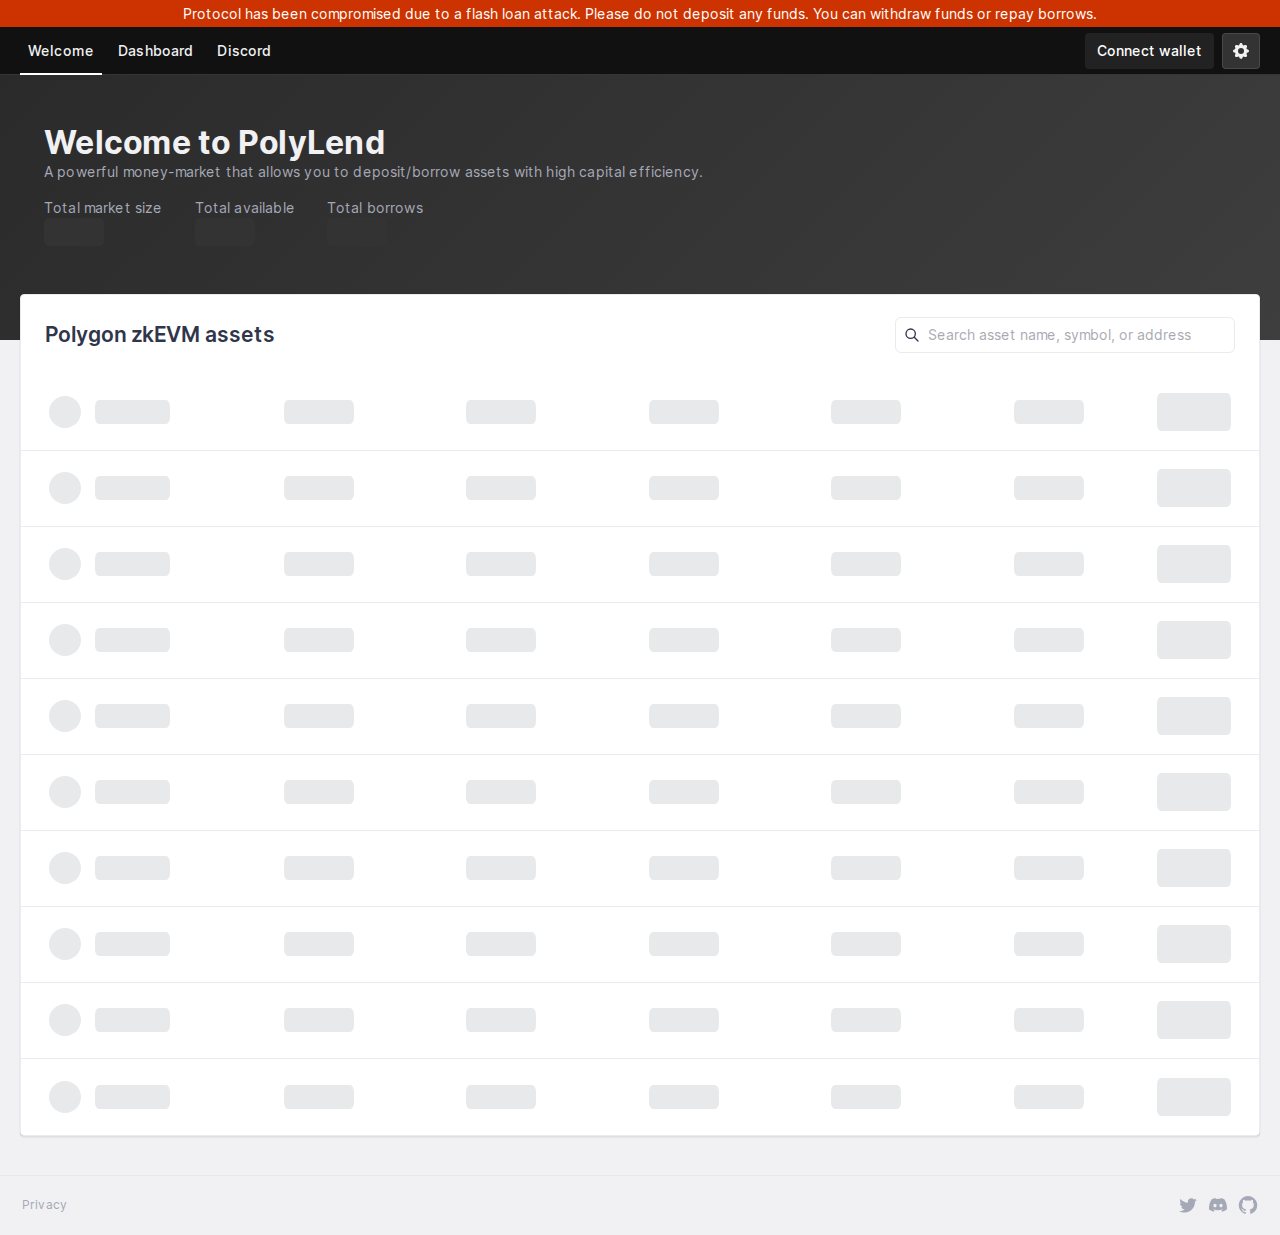
<file: index.html>
<!DOCTYPE html><html lang="en"><head><meta charSet="utf-8"/><meta name="viewport" content="initial-scale=1, width=device-width"/><title>PolyLend - Open Source Liquidity Protocol</title><meta name="description" content="PolyLend is an Open Source Protocol to create Non-Custodial Liquidity Markets to earn interest on supplying and borrowing assets with a variable or stable interest rate. The protocol is designed for easy integration into your products and services."/><meta property="og:title" content="PolyLend - Open Source Liquidity Protocol"/><meta property="og:description" content="PolyLend is an Open Source Protocol to create Non-Custodial Liquidity Markets to earn interest on supplying and borrowing assets with a variable or stable interest rate. The protocol is designed for easy integration into your products and services."/><meta property="og:image" content="https://i.imgur.com/EkyPgDe.png"/><meta name="twitter:image" content="https://i.imgur.com/EkyPgDe.png"/><meta name="twitter:image:alt" content="aave governance image"/><meta name="twitter:site" content="@polylendxyz"/><meta property="twitter:card" content="summary_large_image"/><meta name="twitter:title" content="Open Source Liquidity Protocol"/><meta name="twitter:description" content="PolyLend is an Open Source Protocol to create Non-Custodial Liquidity Markets to earn interest on supplying and borrowing assets with a variable or stable interest rate. The protocol is designed for easy integration into your products and services."/><meta name="keywords" content="Decentralized Finance, DeFi, lending, borrowing, stablecoins, Ethereum, assets, erc-20, smart contracts, open finance, trustless"/><meta name="apple-mobile-web-app-title" content="PolyLend"/><meta name="apple-mobile-web-app-capable" content="yes"/><meta name="apple-mobile-web-app-status-bar-style" content="black"/><meta name="next-head-count" content="17"/><meta name="theme-color" content="#1B2030"/><link rel="shortcut icon" href="/favicon.ico"/><link rel="manifest" href="/manifest.json"/><style data-emotion="css-global 0"></style><style data-emotion="css-global kpnynb">html{-webkit-font-smoothing:antialiased;-moz-osx-font-smoothing:grayscale;box-sizing:border-box;-webkit-text-size-adjust:100%;}*,*::before,*::after{box-sizing:inherit;}strong,b{font-weight:700;}body{margin:0;color:#303549;background-color:#F1F1F3;}@media print{body{background-color:#fff;}}body::backdrop{background-color:#F1F1F3;}body{font-family:Inter,Arial;font-weight:400;font-size:0.875rem;min-width:375px;}body >div:first-of-type{min-height:100vh;display:-webkit-box;display:-webkit-flex;display:-ms-flexbox;display:flex;-webkit-flex-direction:column;-ms-flex-direction:column;flex-direction:column;}</style><style data-emotion="css-global animation-c7515d">@-webkit-keyframes animation-c7515d{0%{opacity:1;}50%{opacity:0.4;}100%{opacity:1;}}@keyframes animation-c7515d{0%{opacity:1;}50%{opacity:0.4;}100%{opacity:1;}}</style><style data-emotion="css-global 1prfaxn">@-webkit-keyframes mui-auto-fill{from{display:block;}}@keyframes mui-auto-fill{from{display:block;}}@-webkit-keyframes mui-auto-fill-cancel{from{display:block;}}@keyframes mui-auto-fill-cancel{from{display:block;}}</style><style data-emotion="css wfzxzu 1me2gch 1dvha5n 16aiotu iyvzbl 1oo81ru i9gxme 128fi7s 1xshlis q5q60p 1100lx1 a8trvh 1ffgw2h 1e2bko1 un9kpr 1nnbtin 1yp4ln 19d882k qil0ul 1lre3kz k7vncv ltjh6b j7qwjs 18biwo 1fzsl0k 1fa2btn 1v1qjf7 m5x3pi p0tmdu 19zr2gl iwds49 12d2mry 1m26qky 1u3puas 1v6lj4c 18844cj 14aub4a 1a7hfet y6kuqv sepths 13o7eu2 1aysdx5 1qutw7v 1sleg75 1h4si8e 2qf33u 11udp8r h6n8ks jnihsa 15zum9u 1k59fgg 1o62gjw qe1uop 10dohqv">.css-wfzxzu{height:48px;position:-webkit-sticky;position:sticky;top:0;-webkit-transition:top 300ms cubic-bezier(0.4, 0, 0.2, 1) 0ms;transition:top 300ms cubic-bezier(0.4, 0, 0.2, 1) 0ms;z-index:1100;background-color:#111;display:-webkit-box;display:-webkit-flex;display:-ms-flexbox;display:flex;-webkit-align-items:center;-webkit-box-align:center;-ms-flex-align:center;align-items:center;-webkit-flex-direction:space-between;-ms-flex-direction:space-between;flex-direction:space-between;box-shadow:inset 0px -1px 0px rgba(242, 243, 247, 0.16);}@media (min-width:0px){.css-wfzxzu{padding:8px 8px 8px 20px;}}@media (min-width:640px){.css-wfzxzu{padding:8px 20px;}}@media (min-width:0px){.css-1me2gch{display:none;}}@media (min-width:960px){.css-1me2gch{display:block;}}.css-1dvha5n{list-style:none;margin:0;padding:0;position:relative;display:-webkit-box;display:-webkit-flex;display:-ms-flexbox;display:flex;}.css-1dvha5n .MuiMenuItem-root+.MuiDivider-root,.css-1dvha5n .MuiDivider-root{margin-top:4px;margin-bottom:4px;}@media (min-width:0px){.css-1dvha5n{-webkit-align-items:flex-start;-webkit-box-align:flex-start;-ms-flex-align:flex-start;align-items:flex-start;-webkit-flex-direction:column;-ms-flex-direction:column;flex-direction:column;}}@media (min-width:960px){.css-1dvha5n{-webkit-align-items:center;-webkit-box-align:center;-ms-flex-align:center;align-items:center;-webkit-flex-direction:row;-ms-flex-direction:row;flex-direction:row;}}.css-16aiotu{display:-webkit-box;display:-webkit-flex;display:-ms-flexbox;display:flex;-webkit-box-pack:start;-ms-flex-pack:start;-webkit-justify-content:flex-start;justify-content:flex-start;-webkit-align-items:center;-webkit-box-align:center;-ms-flex-align:center;align-items:center;position:relative;-webkit-text-decoration:none;text-decoration:none;width:100%;box-sizing:border-box;text-align:left;}.css-16aiotu.Mui-focusVisible{background-color:#F1F1F3;}.css-16aiotu.Mui-selected{background-color:rgba(51, 51, 51, 0.08);}.css-16aiotu.Mui-selected.Mui-focusVisible{background-color:rgba(51, 51, 51, 0.2);}.css-16aiotu.Mui-disabled{opacity:0.38;}@media (min-width:0px){.css-16aiotu{width:100%;margin-right:0px;}}@media (min-width:960px){.css-16aiotu{width:unset;margin-right:8px;}}.css-iyvzbl{margin:0;font-family:Inter,Arial;font-weight:400;letter-spacing:0.009375rem;line-height:143%;font-size:0.875rem;color:#333;-webkit-text-decoration:none;text-decoration:none;display:-webkit-inline-box;display:-webkit-inline-flex;display:-ms-inline-flexbox;display:inline-flex;-webkit-align-items:center;-webkit-box-align:center;-ms-flex-align:center;align-items:center;-webkit-box-pack:center;-ms-flex-pack:center;-webkit-justify-content:center;justify-content:center;position:relative;box-sizing:border-box;-webkit-tap-highlight-color:transparent;background-color:transparent;outline:0;border:0;margin:0;border-radius:0;padding:0;cursor:pointer;-webkit-user-select:none;-moz-user-select:none;-ms-user-select:none;user-select:none;vertical-align:middle;-moz-appearance:none;-webkit-appearance:none;-webkit-text-decoration:none;text-decoration:none;color:inherit;min-width:64px;padding:6px 8px;border-radius:4px;-webkit-transition:background-color 250ms cubic-bezier(0.4, 0, 0.2, 1) 0ms,box-shadow 250ms cubic-bezier(0.4, 0, 0.2, 1) 0ms,border-color 250ms cubic-bezier(0.4, 0, 0.2, 1) 0ms,color 250ms cubic-bezier(0.4, 0, 0.2, 1) 0ms;transition:background-color 250ms cubic-bezier(0.4, 0, 0.2, 1) 0ms,box-shadow 250ms cubic-bezier(0.4, 0, 0.2, 1) 0ms,border-color 250ms cubic-bezier(0.4, 0, 0.2, 1) 0ms,color 250ms cubic-bezier(0.4, 0, 0.2, 1) 0ms;color:#333;box-shadow:none;border-radius:4px;font-family:Inter,Arial;font-weight:500;line-height:1.5rem;font-size:0.875rem;padding:6px 12px;color:#F1F1F3;padding:6px 8px;position:relative;}.css-iyvzbl::-moz-focus-inner{border-style:none;}.css-iyvzbl.Mui-disabled{pointer-events:none;cursor:default;}@media print{.css-iyvzbl{-webkit-print-color-adjust:exact;color-adjust:exact;}}.css-iyvzbl:hover{-webkit-text-decoration:none;text-decoration:none;background-color:rgba(51, 51, 51, 0.04);}@media (hover: none){.css-iyvzbl:hover{background-color:transparent;}}.css-iyvzbl.Mui-disabled{color:#BBBECA;}.css-iyvzbl:hover{box-shadow:none;}.css-iyvzbl.Mui-focusVisible{box-shadow:none;}.css-iyvzbl:active{box-shadow:none;}.css-iyvzbl.Mui-disabled{box-shadow:none;}.active.css-iyvzbl:after,.css-iyvzbl:hover.css-iyvzbl:after{-webkit-transform:scaleX(1);-moz-transform:scaleX(1);-ms-transform:scaleX(1);transform:scaleX(1);transform-origin:bottom left;}.css-iyvzbl:after{content:'';position:absolute;width:100%;-webkit-transform:scaleX(0);-moz-transform:scaleX(0);-ms-transform:scaleX(0);transform:scaleX(0);height:2px;bottom:-6px;left:0;background:#fff;transform-origin:bottom right;-webkit-transition:-webkit-transform 0.25s ease-out;transition:transform 0.25s ease-out;}.css-1oo81ru{margin:0;font-family:Inter,Arial;font-weight:400;letter-spacing:0.009375rem;line-height:143%;font-size:0.875rem;color:#333;-webkit-text-decoration:none;text-decoration:none;display:-webkit-inline-box;display:-webkit-inline-flex;display:-ms-inline-flexbox;display:inline-flex;-webkit-align-items:center;-webkit-box-align:center;-ms-flex-align:center;align-items:center;-webkit-box-pack:center;-ms-flex-pack:center;-webkit-justify-content:center;justify-content:center;position:relative;box-sizing:border-box;-webkit-tap-highlight-color:transparent;background-color:transparent;outline:0;border:0;margin:0;border-radius:0;padding:0;cursor:pointer;-webkit-user-select:none;-moz-user-select:none;-ms-user-select:none;user-select:none;vertical-align:middle;-moz-appearance:none;-webkit-appearance:none;-webkit-text-decoration:none;text-decoration:none;color:inherit;min-width:64px;padding:6px 8px;border-radius:4px;-webkit-transition:background-color 250ms cubic-bezier(0.4, 0, 0.2, 1) 0ms,box-shadow 250ms cubic-bezier(0.4, 0, 0.2, 1) 0ms,border-color 250ms cubic-bezier(0.4, 0, 0.2, 1) 0ms,color 250ms cubic-bezier(0.4, 0, 0.2, 1) 0ms;transition:background-color 250ms cubic-bezier(0.4, 0, 0.2, 1) 0ms,box-shadow 250ms cubic-bezier(0.4, 0, 0.2, 1) 0ms,border-color 250ms cubic-bezier(0.4, 0, 0.2, 1) 0ms,color 250ms cubic-bezier(0.4, 0, 0.2, 1) 0ms;color:#333;box-shadow:none;border-radius:4px;font-family:Inter,Arial;font-weight:500;line-height:1.5rem;font-size:0.875rem;padding:6px 12px;color:#F1F1F3;padding:6px 8px;position:relative;}.css-1oo81ru::-moz-focus-inner{border-style:none;}.css-1oo81ru.Mui-disabled{pointer-events:none;cursor:default;}@media print{.css-1oo81ru{-webkit-print-color-adjust:exact;color-adjust:exact;}}.css-1oo81ru:hover{-webkit-text-decoration:none;text-decoration:none;background-color:rgba(51, 51, 51, 0.04);}@media (hover: none){.css-1oo81ru:hover{background-color:transparent;}}.css-1oo81ru.Mui-disabled{color:#BBBECA;}.css-1oo81ru:hover{box-shadow:none;}.css-1oo81ru.Mui-focusVisible{box-shadow:none;}.css-1oo81ru:active{box-shadow:none;}.css-1oo81ru.Mui-disabled{box-shadow:none;}.active.css-1oo81ru:after,.css-1oo81ru:hover.css-1oo81ru:after{-webkit-transform:scaleX(1);-moz-transform:scaleX(1);-ms-transform:scaleX(1);transform:scaleX(1);transform-origin:bottom left;}.css-1oo81ru:after{content:'';position:absolute;width:100%;-webkit-transform:scaleX(0);-moz-transform:scaleX(0);-ms-transform:scaleX(0);transform:scaleX(0);height:2px;bottom:-6px;left:0;background:#fff;transform-origin:bottom right;-webkit-transition:-webkit-transform 0.25s ease-out;transition:transform 0.25s ease-out;}.css-i9gxme{-webkit-box-flex:1;-webkit-flex-grow:1;-ms-flex-positive:1;flex-grow:1;}.css-128fi7s{display:-webkit-inline-box;display:-webkit-inline-flex;display:-ms-inline-flexbox;display:inline-flex;-webkit-align-items:center;-webkit-box-align:center;-ms-flex-align:center;align-items:center;-webkit-box-pack:center;-ms-flex-pack:center;-webkit-justify-content:center;justify-content:center;position:relative;box-sizing:border-box;-webkit-tap-highlight-color:transparent;background-color:transparent;outline:0;border:0;margin:0;border-radius:0;padding:0;cursor:pointer;-webkit-user-select:none;-moz-user-select:none;-ms-user-select:none;user-select:none;vertical-align:middle;-moz-appearance:none;-webkit-appearance:none;-webkit-text-decoration:none;text-decoration:none;color:inherit;min-width:64px;padding:6px 16px;border-radius:4px;-webkit-transition:background-color 250ms cubic-bezier(0.4, 0, 0.2, 1) 0ms,box-shadow 250ms cubic-bezier(0.4, 0, 0.2, 1) 0ms,border-color 250ms cubic-bezier(0.4, 0, 0.2, 1) 0ms,color 250ms cubic-bezier(0.4, 0, 0.2, 1) 0ms;transition:background-color 250ms cubic-bezier(0.4, 0, 0.2, 1) 0ms,box-shadow 250ms cubic-bezier(0.4, 0, 0.2, 1) 0ms,border-color 250ms cubic-bezier(0.4, 0, 0.2, 1) 0ms,color 250ms cubic-bezier(0.4, 0, 0.2, 1) 0ms;box-shadow:none;border-radius:4px;font-family:Inter,Arial;font-weight:500;line-height:1.5rem;font-size:0.875rem;padding:6px 12px;color:#fff;background:linear-gradient(248.86deg, #222 10.51%, #222 93.41%);-webkit-transition:all 0.2s ease;transition:all 0.2s ease;}.css-128fi7s::-moz-focus-inner{border-style:none;}.css-128fi7s.Mui-disabled{pointer-events:none;cursor:default;}@media print{.css-128fi7s{-webkit-print-color-adjust:exact;color-adjust:exact;}}.css-128fi7s:hover{-webkit-text-decoration:none;text-decoration:none;background-color:rgba(48, 53, 73, 0.04);}@media (hover: none){.css-128fi7s:hover{background-color:transparent;}}.css-128fi7s.Mui-disabled{color:#BBBECA;}.css-128fi7s:hover{box-shadow:none;}.css-128fi7s.Mui-focusVisible{box-shadow:none;}.css-128fi7s:active{box-shadow:none;}.css-128fi7s.Mui-disabled{box-shadow:none;}.css-128fi7s:hover,.css-128fi7s.Mui-focusVisible{background:linear-gradient(248.86deg, #222 10.51%, #222 93.41%);opacity:0.9;}.css-1xshlis{display:-webkit-inline-box;display:-webkit-inline-flex;display:-ms-inline-flexbox;display:inline-flex;-webkit-align-items:center;-webkit-box-align:center;-ms-flex-align:center;align-items:center;-webkit-box-pack:center;-ms-flex-pack:center;-webkit-justify-content:center;justify-content:center;position:relative;box-sizing:border-box;-webkit-tap-highlight-color:transparent;background-color:transparent;outline:0;border:0;margin:0;border-radius:0;padding:0;cursor:pointer;-webkit-user-select:none;-moz-user-select:none;-ms-user-select:none;user-select:none;vertical-align:middle;-moz-appearance:none;-webkit-appearance:none;-webkit-text-decoration:none;text-decoration:none;color:inherit;min-width:64px;padding:6px 16px;border-radius:4px;-webkit-transition:background-color 250ms cubic-bezier(0.4, 0, 0.2, 1) 0ms,box-shadow 250ms cubic-bezier(0.4, 0, 0.2, 1) 0ms,border-color 250ms cubic-bezier(0.4, 0, 0.2, 1) 0ms,color 250ms cubic-bezier(0.4, 0, 0.2, 1) 0ms;transition:background-color 250ms cubic-bezier(0.4, 0, 0.2, 1) 0ms,box-shadow 250ms cubic-bezier(0.4, 0, 0.2, 1) 0ms,border-color 250ms cubic-bezier(0.4, 0, 0.2, 1) 0ms,color 250ms cubic-bezier(0.4, 0, 0.2, 1) 0ms;box-shadow:none;border-radius:4px;font-family:Inter,Arial;font-weight:500;line-height:1.5rem;font-size:0.875rem;padding:6px 12px;color:#fff;border:1px solid;border-color:#EBEBED1F;background-color:#333;padding:7px 8px;min-width:unset;margin-left:8px;}.css-1xshlis::-moz-focus-inner{border-style:none;}.css-1xshlis.Mui-disabled{pointer-events:none;cursor:default;}@media print{.css-1xshlis{-webkit-print-color-adjust:exact;color-adjust:exact;}}.css-1xshlis:hover{-webkit-text-decoration:none;text-decoration:none;background-color:rgba(48, 53, 73, 0.04);}@media (hover: none){.css-1xshlis:hover{background-color:transparent;}}.css-1xshlis.Mui-disabled{color:#BBBECA;}.css-1xshlis:hover{box-shadow:none;}.css-1xshlis.Mui-focusVisible{box-shadow:none;}.css-1xshlis:active{box-shadow:none;}.css-1xshlis.Mui-disabled{box-shadow:none;}.css-1xshlis:hover,.css-1xshlis.Mui-focusVisible{background-color:#111;}.css-q5q60p{-webkit-user-select:none;-moz-user-select:none;-ms-user-select:none;user-select:none;width:1em;height:1em;display:inline-block;fill:currentColor;-webkit-flex-shrink:0;-ms-flex-negative:0;flex-shrink:0;-webkit-transition:fill 200ms cubic-bezier(0.4, 0, 0.2, 1) 0ms;transition:fill 200ms cubic-bezier(0.4, 0, 0.2, 1) 0ms;font-size:1.25rem;color:#F1F1F3;}@media (min-width:0px){.css-1100lx1{display:-webkit-box;display:-webkit-flex;display:-ms-flexbox;display:flex;}}@media (min-width:960px){.css-1100lx1{display:none;}}.css-a8trvh{display:-webkit-box;display:-webkit-flex;display:-ms-flexbox;display:flex;-webkit-flex-direction:column;-ms-flex-direction:column;flex-direction:column;-webkit-flex:1;-ms-flex:1;flex:1;z-index:0;}.css-1ffgw2h{color:#F1F1F3;}@media (min-width:0px){.css-1ffgw2h{padding-top:40px;padding-bottom:72px;}}@media (min-width:960px){.css-1ffgw2h{padding-top:48px;padding-bottom:80px;}}@media (min-width:1280px){.css-1ffgw2h{padding-bottom:94px;}}@media (min-width:1575px){.css-1ffgw2h{padding-bottom:92px;}}@media (min-width:1800px){.css-1ffgw2h{padding-bottom:96px;}}.css-1e2bko1{width:100%;margin-left:auto;box-sizing:border-box;margin-right:auto;display:block;padding-left:8px;padding-right:8px;display:-webkit-box;display:-webkit-flex;display:-ms-flexbox;display:flex;-webkit-flex-direction:column;-ms-flex-direction:column;flex-direction:column;-webkit-flex:1;-ms-flex:1;flex:1;padding-bottom:39px;display:-webkit-box;display:-webkit-flex;display:-ms-flexbox;display:flex;-webkit-flex-direction:column;-ms-flex-direction:column;flex-direction:column;-webkit-flex:1;-ms-flex:1;flex:1;padding-bottom:0px;z-index:2;}@media (min-width:760px){.css-1e2bko1{padding-left:12px;padding-right:12px;}}@media (min-width:1280px){.css-1e2bko1{max-width:1280px;}}@media (min-width:0px){.css-1e2bko1{padding-left:8px;padding-right:8px;}}@media (min-width:640px){.css-1e2bko1{padding-left:20px;padding-right:20px;}}@media (min-width:760px){.css-1e2bko1{padding-left:48px;padding-right:48px;}}@media (min-width:960px){.css-1e2bko1{padding-left:96px;padding-right:96px;}}@media (min-width:1280px){.css-1e2bko1{padding-left:20px;padding-right:20px;}}@media (min-width:1575px){.css-1e2bko1{max-width:unset;padding-left:96px;padding-right:96px;}}@media (min-width:1800px){.css-1e2bko1{padding-left:0;padding-right:0;max-width:1440px;}}@media (min-width:0px){.css-1e2bko1{padding-left:8px;padding-right:8px;max-width:unset;}}@media (min-width:640px){.css-1e2bko1{padding-left:20px;padding-right:20px;}}@media (min-width:760px){.css-1e2bko1{padding-left:48px;padding-right:48px;}}@media (min-width:960px){.css-1e2bko1{padding-left:20px;padding-right:20px;}}@media (min-width:1280px){.css-1e2bko1{padding-left:0px;padding-right:0px;max-width:1240px;}}@media (min-width:1575px){.css-1e2bko1{padding-left:96px;padding-right:96px;max-width:unset;}}@media (min-width:1800px){.css-1e2bko1{padding-left:0px;padding-right:0px;max-width:1440px;}}.css-un9kpr{z-index:1;}@media (min-width:0px){.css-un9kpr{padding-left:16px;padding-right:16px;}}@media (min-width:640px){.css-un9kpr{padding-left:24px;padding-right:24px;}}.css-1nnbtin{display:-webkit-box;display:-webkit-flex;display:-ms-flexbox;display:flex;-webkit-align-items:flex-start;-webkit-box-align:flex-start;-ms-flex-align:flex-start;align-items:flex-start;margin-bottom:16px;-webkit-flex-direction:column;-ms-flex-direction:column;flex-direction:column;}.css-1yp4ln{display:-webkit-box;display:-webkit-flex;display:-ms-flexbox;display:flex;-webkit-align-items:flex-start;-webkit-box-align:flex-start;-ms-flex-align:flex-start;align-items:flex-start;}.css-19d882k{margin:0;font-family:Inter,Arial;font-weight:700;letter-spacing:0.015625rem;line-height:123.5%;font-size:1.75rem;color:text.white;}@media (min-width:0px){.css-19d882k{margin-right:20px;margin-bottom:4px;}}@media (min-width:640px){.css-19d882k{margin-right:12px;margin-bottom:0px;}}.css-qil0ul{display:-webkit-box;display:-webkit-flex;display:-ms-flexbox;display:flex;-webkit-align-items:flex-start;-webkit-box-align:flex-start;-ms-flex-align:flex-start;align-items:flex-start;max-width:750px;}.css-1lre3kz{margin:0;font-family:Inter,Arial;font-weight:400;letter-spacing:0.009375rem;line-height:143%;font-size:0.875rem;color:#A5A8B6;}@media (min-width:0px){.css-1lre3kz{margin-right:20px;margin-bottom:4px;}}@media (min-width:640px){.css-1lre3kz{margin-right:12px;margin-bottom:0px;}}.css-k7vncv{display:-webkit-box;display:-webkit-flex;display:-ms-flexbox;display:flex;-webkit-align-items:flex-start;-webkit-box-align:flex-start;-ms-flex-align:flex-start;align-items:flex-start;-webkit-box-flex-wrap:wrap;-webkit-flex-wrap:wrap;-ms-flex-wrap:wrap;flex-wrap:wrap;width:100%;}@media (min-width:0px){.css-k7vncv{gap:12px;}}@media (min-width:640px){.css-k7vncv{gap:32px;}}.css-ltjh6b{display:-webkit-box;display:-webkit-flex;display:-ms-flexbox;display:flex;-webkit-align-items:center;-webkit-box-align:center;-ms-flex-align:center;align-items:center;}@media (min-width:0px){.css-ltjh6b{width:calc(50% - 12px);}}@media (min-width:640px){.css-ltjh6b{width:unset;}}.css-j7qwjs{display:-webkit-box;display:-webkit-flex;display:-ms-flexbox;display:flex;-webkit-flex-direction:column;-ms-flex-direction:column;flex-direction:column;}.css-18biwo{display:-webkit-inline-box;display:-webkit-inline-flex;display:-ms-inline-flexbox;display:inline-flex;-webkit-align-items:center;-webkit-box-align:center;-ms-flex-align:center;align-items:center;}.css-1fzsl0k{margin:0;font-family:Inter,Arial;font-weight:400;letter-spacing:0.009375rem;line-height:1rem;font-size:0.75rem;color:#A5A8B6;}.css-1fa2btn{display:block;background-color:rgba(48, 53, 73, 0.11);height:auto;margin-top:0;margin-bottom:0;transform-origin:0 55%;-webkit-transform:scale(1, 0.60);-moz-transform:scale(1, 0.60);-ms-transform:scale(1, 0.60);transform:scale(1, 0.60);border-radius:4px/6.7px;-webkit-animation:animation-c7515d 1.5s ease-in-out 0.5s infinite;animation:animation-c7515d 1.5s ease-in-out 0.5s infinite;-webkit-transform:unset;-moz-transform:unset;-ms-transform:unset;transform:unset;background:#333;}.css-1fa2btn:empty:before{content:"\00a0";}.css-1v1qjf7{display:-webkit-box;display:-webkit-flex;display:-ms-flexbox;display:flex;-webkit-flex-direction:column;-ms-flex-direction:column;flex-direction:column;-webkit-align-items:center;-webkit-box-align:center;-ms-flex-align:center;align-items:center;-webkit-flex:1;-ms-flex:1;flex:1;}@media (min-width:0px){.css-1v1qjf7{margin-top:-32px;}}@media (min-width:1280px){.css-1v1qjf7{margin-top:-46px;}}@media (min-width:1575px){.css-1v1qjf7{margin-top:-44px;}}@media (min-width:1800px){.css-1v1qjf7{margin-top:-48px;}}.css-m5x3pi{width:100%;margin-left:auto;box-sizing:border-box;margin-right:auto;display:block;padding-left:8px;padding-right:8px;display:-webkit-box;display:-webkit-flex;display:-ms-flexbox;display:flex;-webkit-flex-direction:column;-ms-flex-direction:column;flex-direction:column;-webkit-flex:1;-ms-flex:1;flex:1;padding-bottom:39px;display:-webkit-box;display:-webkit-flex;display:-ms-flexbox;display:flex;-webkit-flex-direction:column;-ms-flex-direction:column;flex-direction:column;-webkit-flex:1;-ms-flex:1;flex:1;padding-bottom:39px;}@media (min-width:760px){.css-m5x3pi{padding-left:12px;padding-right:12px;}}@media (min-width:1280px){.css-m5x3pi{max-width:1280px;}}@media (min-width:0px){.css-m5x3pi{padding-left:8px;padding-right:8px;}}@media (min-width:640px){.css-m5x3pi{padding-left:20px;padding-right:20px;}}@media (min-width:760px){.css-m5x3pi{padding-left:48px;padding-right:48px;}}@media (min-width:960px){.css-m5x3pi{padding-left:96px;padding-right:96px;}}@media (min-width:1280px){.css-m5x3pi{padding-left:20px;padding-right:20px;}}@media (min-width:1575px){.css-m5x3pi{max-width:unset;padding-left:96px;padding-right:96px;}}@media (min-width:1800px){.css-m5x3pi{padding-left:0;padding-right:0;max-width:1440px;}}@media (min-width:0px){.css-m5x3pi{padding-left:8px;padding-right:8px;max-width:unset;}}@media (min-width:640px){.css-m5x3pi{padding-left:20px;padding-right:20px;}}@media (min-width:760px){.css-m5x3pi{padding-left:48px;padding-right:48px;}}@media (min-width:960px){.css-m5x3pi{padding-left:20px;padding-right:20px;}}@media (min-width:1280px){.css-m5x3pi{padding-left:0px;padding-right:0px;max-width:1240px;}}@media (min-width:1575px){.css-m5x3pi{padding-left:96px;padding-right:96px;max-width:unset;}}@media (min-width:1800px){.css-m5x3pi{padding-left:0px;padding-right:0px;max-width:1440px;}}.css-p0tmdu{background-color:#FFFFFF;color:#303549;-webkit-transition:box-shadow 300ms cubic-bezier(0.4, 0, 0.2, 1) 0ms;transition:box-shadow 300ms cubic-bezier(0.4, 0, 0.2, 1) 0ms;border-radius:4px;box-shadow:0px 2px 1px -1px rgba(0,0,0,0.2),0px 1px 1px 0px rgba(0,0,0,0.14),0px 1px 3px 0px rgba(0,0,0,0.12);border-radius:4px;box-shadow:0px 2px 1px rgba(0, 0, 0, 0.05),0px 0px 1px rgba(0, 0, 0, 0.25);margin-top:0px;border:1px solid #EAEBEF;}.css-19zr2gl{display:-webkit-box;display:-webkit-flex;display:-ms-flexbox;display:flex;-webkit-align-items:center;-webkit-box-align:center;-ms-flex-align:center;align-items:center;-webkit-box-pack:justify;-webkit-justify-content:space-between;justify-content:space-between;}@media (min-width:0px){.css-19zr2gl{padding-left:16px;padding-right:16px;padding-top:14px;padding-bottom:14px;}}@media (min-width:640px){.css-19zr2gl{padding-left:24px;padding-right:24px;padding-top:16px;padding-bottom:16px;}}.css-iwds49{width:100%;display:-webkit-box;display:-webkit-flex;display:-ms-flexbox;display:flex;padding-top:3.6px;padding-bottom:3.6px;}@media (min-width:0px){.css-iwds49{-webkit-align-items:flex-start;-webkit-box-align:flex-start;-ms-flex-align:flex-start;align-items:flex-start;-webkit-flex-direction:column;-ms-flex-direction:column;flex-direction:column;}}@media (min-width:640px){.css-iwds49{-webkit-align-items:center;-webkit-box-align:center;-ms-flex-align:center;align-items:center;-webkit-flex-direction:row;-ms-flex-direction:row;flex-direction:row;}}.css-12d2mry{width:100%;display:-webkit-box;display:-webkit-flex;display:-ms-flexbox;display:flex;-webkit-align-items:center;-webkit-box-align:center;-ms-flex-align:center;align-items:center;-webkit-box-pack:justify;-webkit-justify-content:space-between;justify-content:space-between;}.css-1m26qky{margin:0;font-family:Inter,Arial;font-weight:600;letter-spacing:unset;line-height:133.4%;font-size:1.3125rem;margin-right:16px;}.css-1u3puas{height:40px;width:unset;position:relative;display:-webkit-box;display:-webkit-flex;display:-ms-flexbox;display:flex;-webkit-align-items:center;-webkit-box-align:center;-ms-flex-align:center;align-items:center;-webkit-box-pack:justify;-webkit-justify-content:space-between;justify-content:space-between;}.css-1v6lj4c{width:100%;display:-webkit-box;display:-webkit-flex;display:-ms-flexbox;display:flex;-webkit-box-pack:justify;-webkit-justify-content:space-between;justify-content:space-between;}.css-18844cj{display:-webkit-box;display:-webkit-flex;display:-ms-flexbox;display:flex;-webkit-align-items:center;-webkit-box-align:center;-ms-flex-align:center;align-items:center;gap:8px;border:1px solid #EAEBEF;border-radius:6px;height:36px;}@media (min-width:0px){.css-18844cj{width:100%;}}@media (min-width:760px){.css-18844cj{width:340px;}}.css-14aub4a{margin-left:8px;margin-top:4px;}.css-1a7hfet{color:#303549;line-height:1.4375em;box-sizing:border-box;position:relative;cursor:text;display:-webkit-inline-box;display:-webkit-inline-flex;display:-ms-inline-flexbox;display:inline-flex;-webkit-align-items:center;-webkit-box-align:center;-ms-flex-align:center;align-items:center;width:100%;}.css-1a7hfet.Mui-disabled{color:#D2D4DC;cursor:default;}@media (min-width:0px){.css-1a7hfet{font-size:16px;}}@media (min-width:760px){.css-1a7hfet{font-size:14px;}}.css-y6kuqv{font:inherit;letter-spacing:inherit;color:currentColor;padding:4px 0 5px;border:0;box-sizing:content-box;background:none;height:1.4375em;margin:0;-webkit-tap-highlight-color:transparent;display:block;min-width:0;width:100%;-webkit-animation-name:mui-auto-fill-cancel;animation-name:mui-auto-fill-cancel;-webkit-animation-duration:10ms;animation-duration:10ms;}.css-y6kuqv::-webkit-input-placeholder{color:currentColor;opacity:0.42;-webkit-transition:opacity 200ms cubic-bezier(0.4, 0, 0.2, 1) 0ms;transition:opacity 200ms cubic-bezier(0.4, 0, 0.2, 1) 0ms;}.css-y6kuqv::-moz-placeholder{color:currentColor;opacity:0.42;-webkit-transition:opacity 200ms cubic-bezier(0.4, 0, 0.2, 1) 0ms;transition:opacity 200ms cubic-bezier(0.4, 0, 0.2, 1) 0ms;}.css-y6kuqv:-ms-input-placeholder{color:currentColor;opacity:0.42;-webkit-transition:opacity 200ms cubic-bezier(0.4, 0, 0.2, 1) 0ms;transition:opacity 200ms cubic-bezier(0.4, 0, 0.2, 1) 0ms;}.css-y6kuqv::-ms-input-placeholder{color:currentColor;opacity:0.42;-webkit-transition:opacity 200ms cubic-bezier(0.4, 0, 0.2, 1) 0ms;transition:opacity 200ms cubic-bezier(0.4, 0, 0.2, 1) 0ms;}.css-y6kuqv:focus{outline:0;}.css-y6kuqv:invalid{box-shadow:none;}.css-y6kuqv::-webkit-search-decoration{-webkit-appearance:none;}label[data-shrink=false]+.MuiInputBase-formControl .css-y6kuqv::-webkit-input-placeholder{opacity:0!important;}label[data-shrink=false]+.MuiInputBase-formControl .css-y6kuqv::-moz-placeholder{opacity:0!important;}label[data-shrink=false]+.MuiInputBase-formControl .css-y6kuqv:-ms-input-placeholder{opacity:0!important;}label[data-shrink=false]+.MuiInputBase-formControl .css-y6kuqv::-ms-input-placeholder{opacity:0!important;}label[data-shrink=false]+.MuiInputBase-formControl .css-y6kuqv:focus::-webkit-input-placeholder{opacity:0.42;}label[data-shrink=false]+.MuiInputBase-formControl .css-y6kuqv:focus::-moz-placeholder{opacity:0.42;}label[data-shrink=false]+.MuiInputBase-formControl .css-y6kuqv:focus:-ms-input-placeholder{opacity:0.42;}label[data-shrink=false]+.MuiInputBase-formControl .css-y6kuqv:focus::-ms-input-placeholder{opacity:0.42;}.css-y6kuqv.Mui-disabled{opacity:1;-webkit-text-fill-color:#D2D4DC;}.css-y6kuqv:-webkit-autofill{-webkit-animation-duration:5000s;animation-duration:5000s;-webkit-animation-name:mui-auto-fill;animation-name:mui-auto-fill;}.css-sepths{display:-webkit-inline-box;display:-webkit-inline-flex;display:-ms-inline-flexbox;display:inline-flex;-webkit-align-items:center;-webkit-box-align:center;-ms-flex-align:center;align-items:center;-webkit-box-pack:center;-ms-flex-pack:center;-webkit-justify-content:center;justify-content:center;position:relative;box-sizing:border-box;-webkit-tap-highlight-color:transparent;background-color:transparent;outline:0;border:0;margin:0;border-radius:0;padding:0;cursor:pointer;-webkit-user-select:none;-moz-user-select:none;-ms-user-select:none;user-select:none;vertical-align:middle;-moz-appearance:none;-webkit-appearance:none;-webkit-text-decoration:none;text-decoration:none;color:inherit;text-align:center;-webkit-flex:0 0 auto;-ms-flex:0 0 auto;flex:0 0 auto;font-size:1.5rem;padding:8px;border-radius:50%;overflow:visible;color:#8E92A3;-webkit-transition:background-color 150ms cubic-bezier(0.4, 0, 0.2, 1) 0ms;transition:background-color 150ms cubic-bezier(0.4, 0, 0.2, 1) 0ms;padding:0px;margin-right:8px;visibility:hidden;}.css-sepths::-moz-focus-inner{border-style:none;}.css-sepths.Mui-disabled{pointer-events:none;cursor:default;}@media print{.css-sepths{-webkit-print-color-adjust:exact;color-adjust:exact;}}.css-sepths:hover{background-color:rgba(142, 146, 163, 0.04);}@media (hover: none){.css-sepths:hover{background-color:transparent;}}.css-sepths.Mui-disabled{background-color:transparent;color:#BBBECA;}.css-13o7eu2{display:block;}.css-1aysdx5{display:-webkit-box;display:-webkit-flex;display:-ms-flexbox;display:flex;-webkit-align-items:center;-webkit-box-align:center;-ms-flex-align:center;align-items:center;min-height:76px;padding-left:24px;padding-right:24px;}.css-1aysdx5:not(:last-child){border-bottom:1px solid;border-color:#EAEBEF;}.css-1qutw7v{display:-webkit-box;display:-webkit-flex;display:-ms-flexbox;display:flex;-webkit-flex-direction:row;-ms-flex-direction:row;flex-direction:row;-webkit-align-items:center;-webkit-box-align:center;-ms-flex-align:center;align-items:center;-webkit-box-pack:start;-ms-flex-pack:start;-webkit-justify-content:flex-start;justify-content:flex-start;-webkit-flex:1;-ms-flex:1;flex:1;min-width:70px;max-width:280px;overflow:visible;padding:4px;}.css-1sleg75{display:block;background-color:rgba(48, 53, 73, 0.11);height:1.2em;border-radius:50%;-webkit-animation:animation-c7515d 1.5s ease-in-out 0.5s infinite;animation:animation-c7515d 1.5s ease-in-out 0.5s infinite;-webkit-transform:unset;-moz-transform:unset;-ms-transform:unset;transform:unset;}.css-1h4si8e{padding-left:14px;overflow:hidden;}.css-2qf33u{display:block;background-color:rgba(48, 53, 73, 0.11);height:auto;margin-top:0;margin-bottom:0;transform-origin:0 55%;-webkit-transform:scale(1, 0.60);-moz-transform:scale(1, 0.60);-ms-transform:scale(1, 0.60);transform:scale(1, 0.60);border-radius:4px/6.7px;-webkit-animation:animation-c7515d 1.5s ease-in-out 0.5s infinite;animation:animation-c7515d 1.5s ease-in-out 0.5s infinite;-webkit-transform:unset;-moz-transform:unset;-ms-transform:unset;transform:unset;}.css-2qf33u:empty:before{content:"\00a0";}.css-11udp8r{display:-webkit-box;display:-webkit-flex;display:-ms-flexbox;display:flex;-webkit-flex-direction:column;-ms-flex-direction:column;flex-direction:column;-webkit-align-items:center;-webkit-box-align:center;-ms-flex-align:center;align-items:center;-webkit-box-pack:end;-ms-flex-pack:end;-webkit-justify-content:flex-end;justify-content:flex-end;-webkit-flex:1;-ms-flex:1;flex:1;min-width:70px;overflow:visible;padding:4px;}.css-h6n8ks{display:-webkit-box;display:-webkit-flex;display:-ms-flexbox;display:flex;-webkit-flex-direction:column;-ms-flex-direction:column;flex-direction:column;-webkit-align-items:flex-end;-webkit-box-align:flex-end;-ms-flex-align:flex-end;align-items:flex-end;-webkit-box-pack:end;-ms-flex-pack:end;-webkit-justify-content:flex-end;justify-content:flex-end;-webkit-flex:1;-ms-flex:1;flex:1;min-width:95px;max-width:95px;overflow:visible;padding:4px;}.css-jnihsa{display:-webkit-box;display:-webkit-flex;display:-ms-flexbox;display:flex;width:100%;-webkit-box-pack:justify;-webkit-justify-content:space-between;justify-content:space-between;-webkit-align-items:center;-webkit-box-align:center;-ms-flex-align:center;align-items:center;gap:22px;box-shadow:inset 0px 1px 0px rgba(0, 0, 0, 0.04);}@media (min-width:0px){.css-jnihsa{padding:22px 0px 40px 0px;-webkit-flex-direction:column;-ms-flex-direction:column;flex-direction:column;}}@media (min-width:640px){.css-jnihsa{padding:0 22px 0 40px;-webkit-flex-direction:column;-ms-flex-direction:column;flex-direction:column;}}@media (min-width:760px){.css-jnihsa{padding:20px 22px;-webkit-flex-direction:row;-ms-flex-direction:row;flex-direction:row;}}.css-15zum9u{display:-webkit-box;display:-webkit-flex;display:-ms-flexbox;display:flex;gap:10px;-webkit-align-items:center;-webkit-box-align:center;-ms-flex-align:center;align-items:center;}.css-1k59fgg{margin:0;font-family:Inter,Arial;font-weight:400;letter-spacing:0.009375rem;line-height:143%;font-size:0.875rem;color:#333;-webkit-text-decoration:none;text-decoration:none;color:#A5A8B6;display:-webkit-box;display:-webkit-flex;display:-ms-flexbox;display:flex;-webkit-align-items:center;-webkit-box-align:center;-ms-flex-align:center;align-items:center;}.css-1k59fgg:hover{color:#303549;}.css-1o62gjw{margin:0;font-family:Inter,Arial;font-weight:400;letter-spacing:0.009375rem;line-height:1rem;font-size:0.75rem;}.css-qe1uop{-webkit-user-select:none;-moz-user-select:none;-ms-user-select:none;user-select:none;width:1em;height:1em;display:inline-block;fill:currentColor;-webkit-flex-shrink:0;-ms-flex-negative:0;flex-shrink:0;-webkit-transition:fill 200ms cubic-bezier(0.4, 0, 0.2, 1) 0ms;transition:fill 200ms cubic-bezier(0.4, 0, 0.2, 1) 0ms;font-size:1.5rem;}@media (min-width:0px){.css-qe1uop{font-size:24px;}}@media (min-width:640px){.css-qe1uop{font-size:24px;}}@media (min-width:760px){.css-qe1uop{font-size:20px;}}.css-10dohqv{-webkit-user-select:none;-moz-user-select:none;-ms-user-select:none;user-select:none;width:1em;height:1em;display:inline-block;fill:currentColor;-webkit-flex-shrink:0;-ms-flex-negative:0;flex-shrink:0;-webkit-transition:fill 200ms cubic-bezier(0.4, 0, 0.2, 1) 0ms;transition:fill 200ms cubic-bezier(0.4, 0, 0.2, 1) 0ms;font-size:1.5rem;}</style><link rel="preload" href="/_next/static/css/1fce86bcfcf00a40.css" as="style"/><link rel="stylesheet" href="/_next/static/css/1fce86bcfcf00a40.css" data-n-g=""/><noscript data-n-css=""></noscript><script defer="" nomodule="" src="/_next/static/chunks/polyfills-5cd94c89d3acac5f.js"></script><script src="/_next/static/chunks/webpack-323c93bd8745c7dc.js" defer=""></script><script src="/_next/static/chunks/framework-bb5c596eafb42b22.js" defer=""></script><script src="/_next/static/chunks/main-5d9d21faa54fd8bf.js" defer=""></script><script src="/_next/static/chunks/pages/_app-793f6eb93545e672.js" defer=""></script><script src="/_next/static/chunks/9-a78e64d0b0fbc294.js" defer=""></script><script src="/_next/static/chunks/744-d2a8084df4646346.js" defer=""></script><script src="/_next/static/chunks/pages/index-2da7209f26bb6b17.js" defer=""></script><script src="/_next/static/OLriIIfeFRRiqyLO4etGv/_buildManifest.js" defer=""></script><script src="/_next/static/OLriIIfeFRRiqyLO4etGv/_ssgManifest.js" defer=""></script><script src="/_next/static/OLriIIfeFRRiqyLO4etGv/_middlewareManifest.js" defer=""></script></head><body><div id="__next" data-reactroot=""><div class="MuiBox-root css-0"><div style="text-align:center;background-color:#cc3300;color:#fff;padding:5px">Protocol has been compromised due to a flash loan attack. Please do not deposit any funds. You can withdraw funds or repay borrows.</div><header class="MuiBox-root css-wfzxzu"><div class="MuiBox-root css-1me2gch"><ul class="MuiList-root css-1dvha5n"><li class="MuiListItem-root MuiListItem-gutters css-16aiotu" data-cy="menuMarkets"><a class="MuiTypography-root MuiTypography-description MuiLink-root MuiLink-underlineNone MuiButtonBase-root MuiButton-root MuiButton-text MuiButton-textPrimary MuiButton-sizeMedium MuiButton-textSizeMedium MuiButton-disableElevation MuiButton-root MuiButton-text MuiButton-textPrimary MuiButton-sizeMedium MuiButton-textSizeMedium MuiButton-disableElevation active css-1oo81ru" tabindex="0" href="/">Welcome</a></li><li class="MuiListItem-root MuiListItem-gutters css-16aiotu" data-cy="menuDashboard"><a class="MuiTypography-root MuiTypography-description MuiLink-root MuiLink-underlineNone MuiButtonBase-root MuiButton-root MuiButton-text MuiButton-textPrimary MuiButton-sizeMedium MuiButton-textSizeMedium MuiButton-disableElevation MuiButton-root MuiButton-text MuiButton-textPrimary MuiButton-sizeMedium MuiButton-textSizeMedium MuiButton-disableElevation css-1oo81ru" tabindex="0" href="/dashboard/">Dashboard</a></li><li class="MuiListItem-root MuiListItem-gutters css-16aiotu" data-cy="menuDiscord"><a class="MuiTypography-root MuiTypography-description MuiLink-root MuiLink-underlineNone MuiButtonBase-root MuiButton-root MuiButton-text MuiButton-textPrimary MuiButton-sizeMedium MuiButton-textSizeMedium MuiButton-disableElevation MuiButton-root MuiButton-text MuiButton-textPrimary MuiButton-sizeMedium MuiButton-textSizeMedium MuiButton-disableElevation css-iyvzbl" href="https://discord.gg/kYz7QBPXN7" target="_blank" rel="noopener" tabindex="0">Discord</a></li></ul></div><div class="MuiBox-root css-i9gxme"></div><button class="MuiButtonBase-root MuiButton-root MuiButton-gradient MuiButton-gradientPrimary MuiButton-sizeMedium MuiButton-gradientSizeMedium MuiButton-disableElevation MuiButton-root MuiButton-gradient MuiButton-gradientPrimary MuiButton-sizeMedium MuiButton-gradientSizeMedium MuiButton-disableElevation css-128fi7s" tabindex="0" type="button" aria-label="wallet" id="wallet-button" aria-haspopup="true">Connect wallet</button><div class="MuiBox-root css-1me2gch"><button class="MuiButtonBase-root MuiButton-root MuiButton-surface MuiButton-surfacePrimary MuiButton-sizeMedium MuiButton-surfaceSizeMedium MuiButton-disableElevation MuiButton-root MuiButton-surface MuiButton-surfacePrimary MuiButton-sizeMedium MuiButton-surfaceSizeMedium MuiButton-disableElevation css-1xshlis" tabindex="0" type="button" aria-label="settings" id="settings-button" aria-haspopup="true"><svg class="MuiSvgIcon-root MuiSvgIcon-fontSizeSmall css-q5q60p" focusable="false" aria-hidden="true" viewBox="0 0 24 24"><svg xmlns="http://www.w3.org/2000/svg" viewBox="0 0 20 20" fill="currentColor" aria-hidden="true"><path fill-rule="evenodd" d="M11.49 3.17c-.38-1.56-2.6-1.56-2.98 0a1.532 1.532 0 01-2.286.948c-1.372-.836-2.942.734-2.106 2.106.54.886.061 2.042-.947 2.287-1.561.379-1.561 2.6 0 2.978a1.532 1.532 0 01.947 2.287c-.836 1.372.734 2.942 2.106 2.106a1.532 1.532 0 012.287.947c.379 1.561 2.6 1.561 2.978 0a1.533 1.533 0 012.287-.947c1.372.836 2.942-.734 2.106-2.106a1.533 1.533 0 01.947-2.287c1.561-.379 1.561-2.6 0-2.978a1.532 1.532 0 01-.947-2.287c.836-1.372-.734-2.942-2.106-2.106a1.532 1.532 0 01-2.287-.947zM10 13a3 3 0 100-6 3 3 0 000 6z" clip-rule="evenodd"></path></svg></svg></button></div><div class="MuiBox-root css-1100lx1"><button class="MuiButtonBase-root MuiButton-root MuiButton-surface MuiButton-surfacePrimary MuiButton-sizeMedium MuiButton-surfaceSizeMedium MuiButton-disableElevation MuiButton-root MuiButton-surface MuiButton-surfacePrimary MuiButton-sizeMedium MuiButton-surfaceSizeMedium MuiButton-disableElevation css-1xshlis" tabindex="0" type="button" id="settings-button-mobile"><svg class="MuiSvgIcon-root MuiSvgIcon-fontSizeSmall css-q5q60p" focusable="false" aria-hidden="true" viewBox="0 0 24 24"><svg xmlns="http://www.w3.org/2000/svg" fill="none" viewBox="0 0 24 24" stroke-width="2" stroke="currentColor" aria-hidden="true"><path stroke-linecap="round" stroke-linejoin="round" d="M4 6h16M4 12h16M4 18h16"></path></svg></svg></button></div></header></div><main class="MuiBox-root css-a8trvh"><div class="animated-bg MuiBox-root css-1ffgw2h"><div class="animated-bg-cover"></div><div class="MuiContainer-root MuiContainer-maxWidthLg css-1e2bko1"><div class="MuiBox-root css-un9kpr"><div class="MuiBox-root css-1nnbtin"><div class="MuiBox-root css-1yp4ln"><h1 class="MuiTypography-root MuiTypography-h1 css-19d882k">Welcome to PolyLend</h1></div><div class="MuiBox-root css-qil0ul"><p class="MuiTypography-root MuiTypography-description css-1lre3kz">A powerful money-market that allows you to deposit/borrow assets with high capital efficiency.</p></div></div><div class="MuiBox-root css-k7vncv"><div class="MuiBox-root css-ltjh6b"><div class="MuiBox-root css-j7qwjs"><div class="MuiBox-root css-18biwo"><div class="MuiTypography-root MuiTypography-caption css-1fzsl0k">Total market size</div></div><span class="MuiSkeleton-root MuiSkeleton-text MuiSkeleton-pulse css-1fa2btn" style="width:60px;height:24px"></span></div></div><div class="MuiBox-root css-ltjh6b"><div class="MuiBox-root css-j7qwjs"><div class="MuiBox-root css-18biwo"><div class="MuiTypography-root MuiTypography-caption css-1fzsl0k">Total available</div></div><span class="MuiSkeleton-root MuiSkeleton-text MuiSkeleton-pulse css-1fa2btn" style="width:60px;height:24px"></span></div></div><div class="MuiBox-root css-ltjh6b"><div class="MuiBox-root css-j7qwjs"><div class="MuiBox-root css-18biwo"><div class="MuiTypography-root MuiTypography-caption css-1fzsl0k">Total borrows</div></div><span class="MuiSkeleton-root MuiSkeleton-text MuiSkeleton-pulse css-1fa2btn" style="width:60px;height:24px"></span></div></div></div></div></div></div><div class="MuiBox-root css-1v1qjf7"><div class="MuiContainer-root MuiContainer-maxWidthLg css-m5x3pi"><div class="MuiPaper-root MuiPaper-elevation MuiPaper-rounded MuiPaper-elevation1 css-p0tmdu"><div class="MuiBox-root css-19zr2gl"><div class="MuiBox-root css-iwds49"><div class="MuiBox-root css-12d2mry"><div class="MuiTypography-root MuiTypography-h2 css-1m26qky">Polygon zkEVM<!-- --> <!-- -->assets</div><div class="MuiBox-root css-1u3puas"><div class="MuiBox-root css-1v6lj4c"><div class="MuiBox-root css-18844cj"><div class="MuiBox-root css-14aub4a"><svg xmlns="http://www.w3.org/2000/svg" fill="none" viewBox="0 0 24 24" stroke-width="2" stroke="currentColor" aria-hidden="true" height="16"><path stroke-linecap="round" stroke-linejoin="round" d="M21 21l-6-6m2-5a7 7 0 11-14 0 7 7 0 0114 0z"></path></svg></div><div class="MuiInputBase-root MuiInputBase-colorPrimary css-1a7hfet"><input type="text" placeholder="Search asset name, symbol, or address" value="" class="MuiInputBase-input css-y6kuqv"/></div><button class="MuiButtonBase-root MuiIconButton-root MuiIconButton-sizeMedium css-sepths" tabindex="0" type="button"><svg xmlns="http://www.w3.org/2000/svg" viewBox="0 0 20 20" fill="currentColor" aria-hidden="true" height="16"><path fill-rule="evenodd" d="M10 18a8 8 0 100-16 8 8 0 000 16zM8.707 7.293a1 1 0 00-1.414 1.414L8.586 10l-1.293 1.293a1 1 0 101.414 1.414L10 11.414l1.293 1.293a1 1 0 001.414-1.414L11.414 10l1.293-1.293a1 1 0 00-1.414-1.414L10 8.586 8.707 7.293z" clip-rule="evenodd"></path></svg></button></div></div></div></div></div></div><div class="MuiBox-root css-13o7eu2"><div class="MuiBox-root css-1aysdx5"><div class="MuiBox-root css-1qutw7v"><span class="MuiSkeleton-root MuiSkeleton-circular MuiSkeleton-pulse css-1sleg75" style="width:32px;height:32px"></span><div class="MuiBox-root css-1h4si8e"><span class="MuiSkeleton-root MuiSkeleton-text MuiSkeleton-pulse css-2qf33u" style="width:75px;height:24px"></span></div></div><div class="MuiBox-root css-11udp8r"><span class="MuiSkeleton-root MuiSkeleton-text MuiSkeleton-pulse css-2qf33u" style="width:70px;height:24px"></span></div><div class="MuiBox-root css-11udp8r"><span class="MuiSkeleton-root MuiSkeleton-text MuiSkeleton-pulse css-2qf33u" style="width:70px;height:24px"></span></div><div class="MuiBox-root css-11udp8r"><span class="MuiSkeleton-root MuiSkeleton-text MuiSkeleton-pulse css-2qf33u" style="width:70px;height:24px"></span></div><div class="MuiBox-root css-11udp8r"><span class="MuiSkeleton-root MuiSkeleton-text MuiSkeleton-pulse css-2qf33u" style="width:70px;height:24px"></span></div><div class="MuiBox-root css-11udp8r"><span class="MuiSkeleton-root MuiSkeleton-text MuiSkeleton-pulse css-2qf33u" style="width:70px;height:24px"></span></div><div class="MuiBox-root css-h6n8ks"><span class="MuiSkeleton-root MuiSkeleton-text MuiSkeleton-pulse css-2qf33u" style="width:74px;height:38px"></span></div></div><div class="MuiBox-root css-1aysdx5"><div class="MuiBox-root css-1qutw7v"><span class="MuiSkeleton-root MuiSkeleton-circular MuiSkeleton-pulse css-1sleg75" style="width:32px;height:32px"></span><div class="MuiBox-root css-1h4si8e"><span class="MuiSkeleton-root MuiSkeleton-text MuiSkeleton-pulse css-2qf33u" style="width:75px;height:24px"></span></div></div><div class="MuiBox-root css-11udp8r"><span class="MuiSkeleton-root MuiSkeleton-text MuiSkeleton-pulse css-2qf33u" style="width:70px;height:24px"></span></div><div class="MuiBox-root css-11udp8r"><span class="MuiSkeleton-root MuiSkeleton-text MuiSkeleton-pulse css-2qf33u" style="width:70px;height:24px"></span></div><div class="MuiBox-root css-11udp8r"><span class="MuiSkeleton-root MuiSkeleton-text MuiSkeleton-pulse css-2qf33u" style="width:70px;height:24px"></span></div><div class="MuiBox-root css-11udp8r"><span class="MuiSkeleton-root MuiSkeleton-text MuiSkeleton-pulse css-2qf33u" style="width:70px;height:24px"></span></div><div class="MuiBox-root css-11udp8r"><span class="MuiSkeleton-root MuiSkeleton-text MuiSkeleton-pulse css-2qf33u" style="width:70px;height:24px"></span></div><div class="MuiBox-root css-h6n8ks"><span class="MuiSkeleton-root MuiSkeleton-text MuiSkeleton-pulse css-2qf33u" style="width:74px;height:38px"></span></div></div><div class="MuiBox-root css-1aysdx5"><div class="MuiBox-root css-1qutw7v"><span class="MuiSkeleton-root MuiSkeleton-circular MuiSkeleton-pulse css-1sleg75" style="width:32px;height:32px"></span><div class="MuiBox-root css-1h4si8e"><span class="MuiSkeleton-root MuiSkeleton-text MuiSkeleton-pulse css-2qf33u" style="width:75px;height:24px"></span></div></div><div class="MuiBox-root css-11udp8r"><span class="MuiSkeleton-root MuiSkeleton-text MuiSkeleton-pulse css-2qf33u" style="width:70px;height:24px"></span></div><div class="MuiBox-root css-11udp8r"><span class="MuiSkeleton-root MuiSkeleton-text MuiSkeleton-pulse css-2qf33u" style="width:70px;height:24px"></span></div><div class="MuiBox-root css-11udp8r"><span class="MuiSkeleton-root MuiSkeleton-text MuiSkeleton-pulse css-2qf33u" style="width:70px;height:24px"></span></div><div class="MuiBox-root css-11udp8r"><span class="MuiSkeleton-root MuiSkeleton-text MuiSkeleton-pulse css-2qf33u" style="width:70px;height:24px"></span></div><div class="MuiBox-root css-11udp8r"><span class="MuiSkeleton-root MuiSkeleton-text MuiSkeleton-pulse css-2qf33u" style="width:70px;height:24px"></span></div><div class="MuiBox-root css-h6n8ks"><span class="MuiSkeleton-root MuiSkeleton-text MuiSkeleton-pulse css-2qf33u" style="width:74px;height:38px"></span></div></div><div class="MuiBox-root css-1aysdx5"><div class="MuiBox-root css-1qutw7v"><span class="MuiSkeleton-root MuiSkeleton-circular MuiSkeleton-pulse css-1sleg75" style="width:32px;height:32px"></span><div class="MuiBox-root css-1h4si8e"><span class="MuiSkeleton-root MuiSkeleton-text MuiSkeleton-pulse css-2qf33u" style="width:75px;height:24px"></span></div></div><div class="MuiBox-root css-11udp8r"><span class="MuiSkeleton-root MuiSkeleton-text MuiSkeleton-pulse css-2qf33u" style="width:70px;height:24px"></span></div><div class="MuiBox-root css-11udp8r"><span class="MuiSkeleton-root MuiSkeleton-text MuiSkeleton-pulse css-2qf33u" style="width:70px;height:24px"></span></div><div class="MuiBox-root css-11udp8r"><span class="MuiSkeleton-root MuiSkeleton-text MuiSkeleton-pulse css-2qf33u" style="width:70px;height:24px"></span></div><div class="MuiBox-root css-11udp8r"><span class="MuiSkeleton-root MuiSkeleton-text MuiSkeleton-pulse css-2qf33u" style="width:70px;height:24px"></span></div><div class="MuiBox-root css-11udp8r"><span class="MuiSkeleton-root MuiSkeleton-text MuiSkeleton-pulse css-2qf33u" style="width:70px;height:24px"></span></div><div class="MuiBox-root css-h6n8ks"><span class="MuiSkeleton-root MuiSkeleton-text MuiSkeleton-pulse css-2qf33u" style="width:74px;height:38px"></span></div></div><div class="MuiBox-root css-1aysdx5"><div class="MuiBox-root css-1qutw7v"><span class="MuiSkeleton-root MuiSkeleton-circular MuiSkeleton-pulse css-1sleg75" style="width:32px;height:32px"></span><div class="MuiBox-root css-1h4si8e"><span class="MuiSkeleton-root MuiSkeleton-text MuiSkeleton-pulse css-2qf33u" style="width:75px;height:24px"></span></div></div><div class="MuiBox-root css-11udp8r"><span class="MuiSkeleton-root MuiSkeleton-text MuiSkeleton-pulse css-2qf33u" style="width:70px;height:24px"></span></div><div class="MuiBox-root css-11udp8r"><span class="MuiSkeleton-root MuiSkeleton-text MuiSkeleton-pulse css-2qf33u" style="width:70px;height:24px"></span></div><div class="MuiBox-root css-11udp8r"><span class="MuiSkeleton-root MuiSkeleton-text MuiSkeleton-pulse css-2qf33u" style="width:70px;height:24px"></span></div><div class="MuiBox-root css-11udp8r"><span class="MuiSkeleton-root MuiSkeleton-text MuiSkeleton-pulse css-2qf33u" style="width:70px;height:24px"></span></div><div class="MuiBox-root css-11udp8r"><span class="MuiSkeleton-root MuiSkeleton-text MuiSkeleton-pulse css-2qf33u" style="width:70px;height:24px"></span></div><div class="MuiBox-root css-h6n8ks"><span class="MuiSkeleton-root MuiSkeleton-text MuiSkeleton-pulse css-2qf33u" style="width:74px;height:38px"></span></div></div><div class="MuiBox-root css-1aysdx5"><div class="MuiBox-root css-1qutw7v"><span class="MuiSkeleton-root MuiSkeleton-circular MuiSkeleton-pulse css-1sleg75" style="width:32px;height:32px"></span><div class="MuiBox-root css-1h4si8e"><span class="MuiSkeleton-root MuiSkeleton-text MuiSkeleton-pulse css-2qf33u" style="width:75px;height:24px"></span></div></div><div class="MuiBox-root css-11udp8r"><span class="MuiSkeleton-root MuiSkeleton-text MuiSkeleton-pulse css-2qf33u" style="width:70px;height:24px"></span></div><div class="MuiBox-root css-11udp8r"><span class="MuiSkeleton-root MuiSkeleton-text MuiSkeleton-pulse css-2qf33u" style="width:70px;height:24px"></span></div><div class="MuiBox-root css-11udp8r"><span class="MuiSkeleton-root MuiSkeleton-text MuiSkeleton-pulse css-2qf33u" style="width:70px;height:24px"></span></div><div class="MuiBox-root css-11udp8r"><span class="MuiSkeleton-root MuiSkeleton-text MuiSkeleton-pulse css-2qf33u" style="width:70px;height:24px"></span></div><div class="MuiBox-root css-11udp8r"><span class="MuiSkeleton-root MuiSkeleton-text MuiSkeleton-pulse css-2qf33u" style="width:70px;height:24px"></span></div><div class="MuiBox-root css-h6n8ks"><span class="MuiSkeleton-root MuiSkeleton-text MuiSkeleton-pulse css-2qf33u" style="width:74px;height:38px"></span></div></div><div class="MuiBox-root css-1aysdx5"><div class="MuiBox-root css-1qutw7v"><span class="MuiSkeleton-root MuiSkeleton-circular MuiSkeleton-pulse css-1sleg75" style="width:32px;height:32px"></span><div class="MuiBox-root css-1h4si8e"><span class="MuiSkeleton-root MuiSkeleton-text MuiSkeleton-pulse css-2qf33u" style="width:75px;height:24px"></span></div></div><div class="MuiBox-root css-11udp8r"><span class="MuiSkeleton-root MuiSkeleton-text MuiSkeleton-pulse css-2qf33u" style="width:70px;height:24px"></span></div><div class="MuiBox-root css-11udp8r"><span class="MuiSkeleton-root MuiSkeleton-text MuiSkeleton-pulse css-2qf33u" style="width:70px;height:24px"></span></div><div class="MuiBox-root css-11udp8r"><span class="MuiSkeleton-root MuiSkeleton-text MuiSkeleton-pulse css-2qf33u" style="width:70px;height:24px"></span></div><div class="MuiBox-root css-11udp8r"><span class="MuiSkeleton-root MuiSkeleton-text MuiSkeleton-pulse css-2qf33u" style="width:70px;height:24px"></span></div><div class="MuiBox-root css-11udp8r"><span class="MuiSkeleton-root MuiSkeleton-text MuiSkeleton-pulse css-2qf33u" style="width:70px;height:24px"></span></div><div class="MuiBox-root css-h6n8ks"><span class="MuiSkeleton-root MuiSkeleton-text MuiSkeleton-pulse css-2qf33u" style="width:74px;height:38px"></span></div></div><div class="MuiBox-root css-1aysdx5"><div class="MuiBox-root css-1qutw7v"><span class="MuiSkeleton-root MuiSkeleton-circular MuiSkeleton-pulse css-1sleg75" style="width:32px;height:32px"></span><div class="MuiBox-root css-1h4si8e"><span class="MuiSkeleton-root MuiSkeleton-text MuiSkeleton-pulse css-2qf33u" style="width:75px;height:24px"></span></div></div><div class="MuiBox-root css-11udp8r"><span class="MuiSkeleton-root MuiSkeleton-text MuiSkeleton-pulse css-2qf33u" style="width:70px;height:24px"></span></div><div class="MuiBox-root css-11udp8r"><span class="MuiSkeleton-root MuiSkeleton-text MuiSkeleton-pulse css-2qf33u" style="width:70px;height:24px"></span></div><div class="MuiBox-root css-11udp8r"><span class="MuiSkeleton-root MuiSkeleton-text MuiSkeleton-pulse css-2qf33u" style="width:70px;height:24px"></span></div><div class="MuiBox-root css-11udp8r"><span class="MuiSkeleton-root MuiSkeleton-text MuiSkeleton-pulse css-2qf33u" style="width:70px;height:24px"></span></div><div class="MuiBox-root css-11udp8r"><span class="MuiSkeleton-root MuiSkeleton-text MuiSkeleton-pulse css-2qf33u" style="width:70px;height:24px"></span></div><div class="MuiBox-root css-h6n8ks"><span class="MuiSkeleton-root MuiSkeleton-text MuiSkeleton-pulse css-2qf33u" style="width:74px;height:38px"></span></div></div><div class="MuiBox-root css-1aysdx5"><div class="MuiBox-root css-1qutw7v"><span class="MuiSkeleton-root MuiSkeleton-circular MuiSkeleton-pulse css-1sleg75" style="width:32px;height:32px"></span><div class="MuiBox-root css-1h4si8e"><span class="MuiSkeleton-root MuiSkeleton-text MuiSkeleton-pulse css-2qf33u" style="width:75px;height:24px"></span></div></div><div class="MuiBox-root css-11udp8r"><span class="MuiSkeleton-root MuiSkeleton-text MuiSkeleton-pulse css-2qf33u" style="width:70px;height:24px"></span></div><div class="MuiBox-root css-11udp8r"><span class="MuiSkeleton-root MuiSkeleton-text MuiSkeleton-pulse css-2qf33u" style="width:70px;height:24px"></span></div><div class="MuiBox-root css-11udp8r"><span class="MuiSkeleton-root MuiSkeleton-text MuiSkeleton-pulse css-2qf33u" style="width:70px;height:24px"></span></div><div class="MuiBox-root css-11udp8r"><span class="MuiSkeleton-root MuiSkeleton-text MuiSkeleton-pulse css-2qf33u" style="width:70px;height:24px"></span></div><div class="MuiBox-root css-11udp8r"><span class="MuiSkeleton-root MuiSkeleton-text MuiSkeleton-pulse css-2qf33u" style="width:70px;height:24px"></span></div><div class="MuiBox-root css-h6n8ks"><span class="MuiSkeleton-root MuiSkeleton-text MuiSkeleton-pulse css-2qf33u" style="width:74px;height:38px"></span></div></div><div class="MuiBox-root css-1aysdx5"><div class="MuiBox-root css-1qutw7v"><span class="MuiSkeleton-root MuiSkeleton-circular MuiSkeleton-pulse css-1sleg75" style="width:32px;height:32px"></span><div class="MuiBox-root css-1h4si8e"><span class="MuiSkeleton-root MuiSkeleton-text MuiSkeleton-pulse css-2qf33u" style="width:75px;height:24px"></span></div></div><div class="MuiBox-root css-11udp8r"><span class="MuiSkeleton-root MuiSkeleton-text MuiSkeleton-pulse css-2qf33u" style="width:70px;height:24px"></span></div><div class="MuiBox-root css-11udp8r"><span class="MuiSkeleton-root MuiSkeleton-text MuiSkeleton-pulse css-2qf33u" style="width:70px;height:24px"></span></div><div class="MuiBox-root css-11udp8r"><span class="MuiSkeleton-root MuiSkeleton-text MuiSkeleton-pulse css-2qf33u" style="width:70px;height:24px"></span></div><div class="MuiBox-root css-11udp8r"><span class="MuiSkeleton-root MuiSkeleton-text MuiSkeleton-pulse css-2qf33u" style="width:70px;height:24px"></span></div><div class="MuiBox-root css-11udp8r"><span class="MuiSkeleton-root MuiSkeleton-text MuiSkeleton-pulse css-2qf33u" style="width:70px;height:24px"></span></div><div class="MuiBox-root css-h6n8ks"><span class="MuiSkeleton-root MuiSkeleton-text MuiSkeleton-pulse css-2qf33u" style="width:74px;height:38px"></span></div></div></div></div></div></div></main><div class="MuiBox-root css-jnihsa"><div class="MuiBox-root css-15zum9u"><a class="MuiTypography-root MuiTypography-description MuiLink-root MuiLink-underlineNone css-1k59fgg" href="https://aave.com/privacy-policy/" target="_blank" rel="noopener"><p class="MuiTypography-root MuiTypography-caption css-1o62gjw">Privacy</p></a></div><div class="MuiBox-root css-15zum9u"><a class="MuiTypography-root MuiTypography-description MuiLink-root MuiLink-underlineNone css-1k59fgg" href="https://twitter.com/polylendxyz" target="_blank" rel="noopener"><svg class="MuiSvgIcon-root MuiSvgIcon-fontSizeMedium css-qe1uop" focusable="false" aria-hidden="true" viewBox="0 0 24 24"><svg class="MuiSvgIcon-root MuiSvgIcon-fontSizeMedium css-10dohqv" focusable="false" aria-hidden="true" viewBox="0 0 24 24" data-testid="TwitterIcon"><path d="M22.46 6c-.77.35-1.6.58-2.46.69.88-.53 1.56-1.37 1.88-2.38-.83.5-1.75.85-2.72 1.05C18.37 4.5 17.26 4 16 4c-2.35 0-4.27 1.92-4.27 4.29 0 .34.04.67.11.98C8.28 9.09 5.11 7.38 3 4.79c-.37.63-.58 1.37-.58 2.15 0 1.49.75 2.81 1.91 3.56-.71 0-1.37-.2-1.95-.5v.03c0 2.08 1.48 3.82 3.44 4.21a4.22 4.22 0 0 1-1.93.07 4.28 4.28 0 0 0 4 2.98 8.521 8.521 0 0 1-5.33 1.84c-.34 0-.68-.02-1.02-.06C3.44 20.29 5.7 21 8.12 21 16 21 20.33 14.46 20.33 8.79c0-.19 0-.37-.01-.56.84-.6 1.56-1.36 2.14-2.23z"></path></svg></svg></a><a class="MuiTypography-root MuiTypography-description MuiLink-root MuiLink-underlineNone css-1k59fgg" href="https://discord.polylend.xyz/" target="_blank" rel="noopener"><svg class="MuiSvgIcon-root MuiSvgIcon-fontSizeMedium css-qe1uop" focusable="false" aria-hidden="true" viewBox="0 0 24 24"><svg viewBox="0 0 20 20" xmlns="http://www.w3.org/2000/svg"><path d="M16.238 4.137a14.845 14.845 0 0 0-3.664-1.136.056.056 0 0 0-.059.028c-.158.281-.334.648-.456.937a13.703 13.703 0 0 0-4.115 0 9.483 9.483 0 0 0-.464-.937A.058.058 0 0 0 7.422 3c-1.286.221-2.516.61-3.664 1.136a.052.052 0 0 0-.024.021C1.4 7.644.76 11.045 1.074 14.403a.062.062 0 0 0 .024.042 14.926 14.926 0 0 0 4.494 2.273.058.058 0 0 0 .064-.021c.346-.473.654-.972.92-1.496a.057.057 0 0 0-.032-.08 9.831 9.831 0 0 1-1.404-.668.058.058 0 0 1-.006-.096 7.67 7.67 0 0 0 .279-.219.056.056 0 0 1 .058-.008c2.946 1.345 6.135 1.345 9.046 0a.056.056 0 0 1 .06.008 7.7 7.7 0 0 0 .279.219.058.058 0 0 1-.005.096 9.228 9.228 0 0 1-1.405.668.057.057 0 0 0-.03.08c.27.524.578 1.022.918 1.495.014.02.04.029.063.021a14.877 14.877 0 0 0 4.502-2.272.058.058 0 0 0 .023-.041c.376-3.883-.628-7.255-2.66-10.245a.046.046 0 0 0-.024-.022Zm-9.223 8.221c-.887 0-1.618-.814-1.618-1.814S6.114 8.73 7.015 8.73c.908 0 1.632.821 1.618 1.814 0 1-.717 1.814-1.618 1.814Zm5.981 0c-.887 0-1.618-.814-1.618-1.814s.717-1.814 1.618-1.814c.908 0 1.632.821 1.618 1.814 0 1-.71 1.814-1.618 1.814Z"></path></svg></svg></a><a class="MuiTypography-root MuiTypography-description MuiLink-root MuiLink-underlineNone css-1k59fgg" href="https://github.com/polylendxyz" target="_blank" rel="noopener"><svg class="MuiSvgIcon-root MuiSvgIcon-fontSizeMedium css-qe1uop" focusable="false" aria-hidden="true" viewBox="0 0 24 24"><svg class="MuiSvgIcon-root MuiSvgIcon-fontSizeMedium css-10dohqv" focusable="false" aria-hidden="true" viewBox="0 0 24 24" data-testid="GitHubIcon"><path d="M12 1.27a11 11 0 00-3.48 21.46c.55.09.73-.28.73-.55v-1.84c-3.03.64-3.67-1.46-3.67-1.46-.55-1.29-1.28-1.65-1.28-1.65-.92-.65.1-.65.1-.65 1.1 0 1.73 1.1 1.73 1.1.92 1.65 2.57 1.2 3.21.92a2 2 0 01.64-1.47c-2.47-.27-5.04-1.19-5.04-5.5 0-1.1.46-2.1 1.2-2.84a3.76 3.76 0 010-2.93s.91-.28 3.11 1.1c1.8-.49 3.7-.49 5.5 0 2.1-1.38 3.02-1.1 3.02-1.1a3.76 3.76 0 010 2.93c.83.74 1.2 1.74 1.2 2.94 0 4.21-2.57 5.13-5.04 5.4.45.37.82.92.82 2.02v3.03c0 .27.1.64.73.55A11 11 0 0012 1.27"></path></svg></svg></a></div></div></div><script id="__NEXT_DATA__" type="application/json">{"props":{"pageProps":{}},"page":"/","query":{},"buildId":"OLriIIfeFRRiqyLO4etGv","nextExport":true,"autoExport":true,"isFallback":false,"scriptLoader":[]}</script></body></html>
</file>
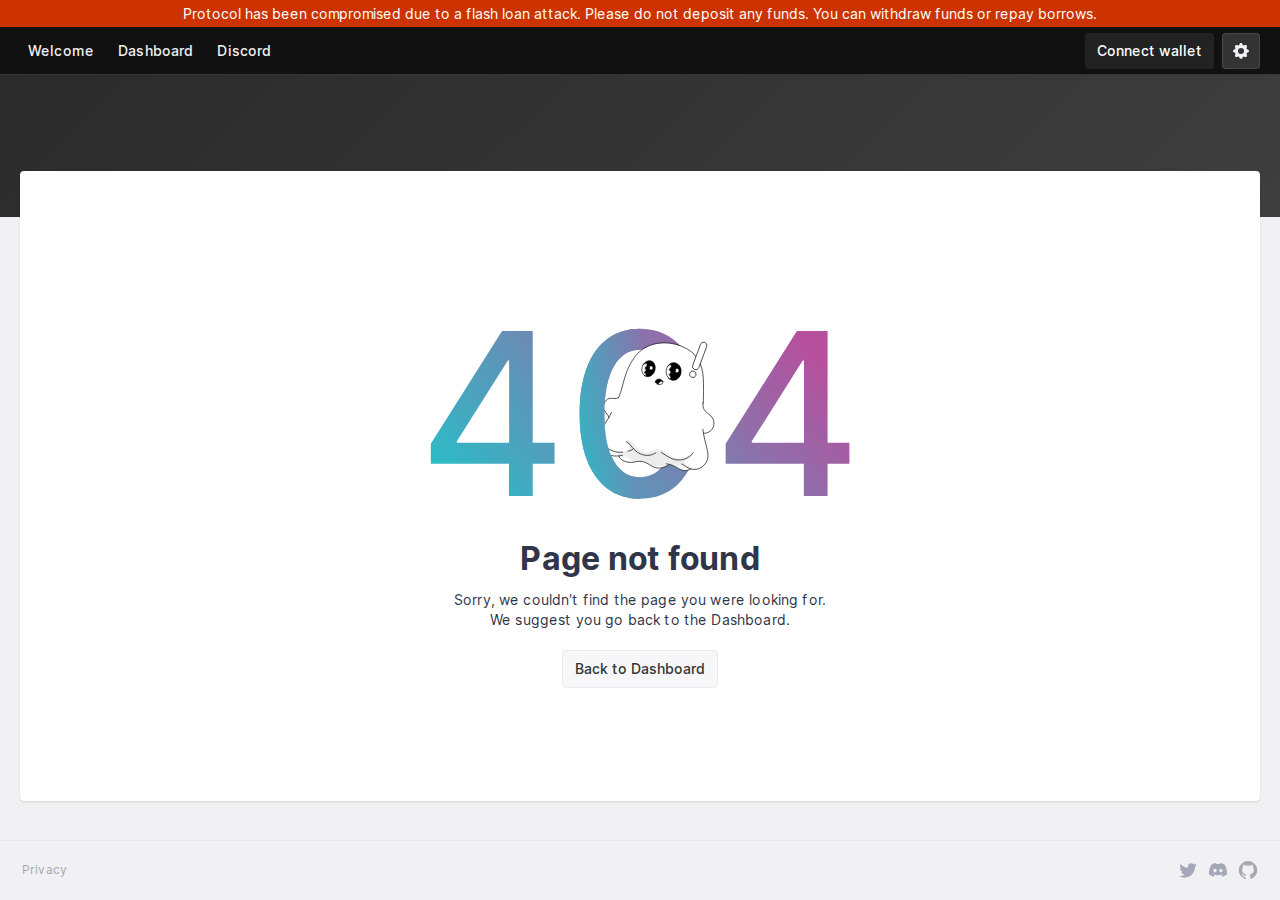
<file: 404/index.html>
<!DOCTYPE html><html lang="en"><head><meta charSet="utf-8"/><meta name="viewport" content="initial-scale=1, width=device-width"/><title>PolyLend - Open Source Liquidity Protocol</title><meta name="description" content="PolyLend is an Open Source Protocol to create Non-Custodial Liquidity Markets to earn interest on supplying and borrowing assets with a variable or stable interest rate. The protocol is designed for easy integration into your products and services."/><meta property="og:title" content="PolyLend - Open Source Liquidity Protocol"/><meta property="og:description" content="PolyLend is an Open Source Protocol to create Non-Custodial Liquidity Markets to earn interest on supplying and borrowing assets with a variable or stable interest rate. The protocol is designed for easy integration into your products and services."/><meta property="og:image" content="https://i.imgur.com/EkyPgDe.png"/><meta name="twitter:image" content="https://i.imgur.com/EkyPgDe.png"/><meta name="twitter:image:alt" content="aave governance image"/><meta name="twitter:site" content="@polylendxyz"/><meta property="twitter:card" content="summary_large_image"/><meta name="twitter:title" content="Open Source Liquidity Protocol"/><meta name="twitter:description" content="PolyLend is an Open Source Protocol to create Non-Custodial Liquidity Markets to earn interest on supplying and borrowing assets with a variable or stable interest rate. The protocol is designed for easy integration into your products and services."/><meta name="keywords" content="Decentralized Finance, DeFi, lending, borrowing, stablecoins, Ethereum, assets, erc-20, smart contracts, open finance, trustless"/><meta name="apple-mobile-web-app-title" content="PolyLend"/><meta name="apple-mobile-web-app-capable" content="yes"/><meta name="apple-mobile-web-app-status-bar-style" content="black"/><meta name="next-head-count" content="17"/><meta name="theme-color" content="#1B2030"/><link rel="shortcut icon" href="/favicon.ico"/><link rel="manifest" href="/manifest.json"/><style data-emotion="css-global 0"></style><style data-emotion="css-global kpnynb">html{-webkit-font-smoothing:antialiased;-moz-osx-font-smoothing:grayscale;box-sizing:border-box;-webkit-text-size-adjust:100%;}*,*::before,*::after{box-sizing:inherit;}strong,b{font-weight:700;}body{margin:0;color:#303549;background-color:#F1F1F3;}@media print{body{background-color:#fff;}}body::backdrop{background-color:#F1F1F3;}body{font-family:Inter,Arial;font-weight:400;font-size:0.875rem;min-width:375px;}body >div:first-of-type{min-height:100vh;display:-webkit-box;display:-webkit-flex;display:-ms-flexbox;display:flex;-webkit-flex-direction:column;-ms-flex-direction:column;flex-direction:column;}</style><style data-emotion="css wfzxzu 1me2gch 1dvha5n 16aiotu iyvzbl 1oo81ru i9gxme 128fi7s 1xshlis q5q60p 1100lx1 a8trvh 1ffgw2h 15cfj54 un9kpr 95eug0 k7vncv mno8mr 1a8qn2o 1mjcu9d qk2qh2 tug1ut itqd4c hjp5gk jnihsa 15zum9u 1k59fgg 1o62gjw qe1uop 10dohqv">.css-wfzxzu{height:48px;position:-webkit-sticky;position:sticky;top:0;-webkit-transition:top 300ms cubic-bezier(0.4, 0, 0.2, 1) 0ms;transition:top 300ms cubic-bezier(0.4, 0, 0.2, 1) 0ms;z-index:1100;background-color:#111;display:-webkit-box;display:-webkit-flex;display:-ms-flexbox;display:flex;-webkit-align-items:center;-webkit-box-align:center;-ms-flex-align:center;align-items:center;-webkit-flex-direction:space-between;-ms-flex-direction:space-between;flex-direction:space-between;box-shadow:inset 0px -1px 0px rgba(242, 243, 247, 0.16);}@media (min-width:0px){.css-wfzxzu{padding:8px 8px 8px 20px;}}@media (min-width:640px){.css-wfzxzu{padding:8px 20px;}}@media (min-width:0px){.css-1me2gch{display:none;}}@media (min-width:960px){.css-1me2gch{display:block;}}.css-1dvha5n{list-style:none;margin:0;padding:0;position:relative;display:-webkit-box;display:-webkit-flex;display:-ms-flexbox;display:flex;}.css-1dvha5n .MuiMenuItem-root+.MuiDivider-root,.css-1dvha5n .MuiDivider-root{margin-top:4px;margin-bottom:4px;}@media (min-width:0px){.css-1dvha5n{-webkit-align-items:flex-start;-webkit-box-align:flex-start;-ms-flex-align:flex-start;align-items:flex-start;-webkit-flex-direction:column;-ms-flex-direction:column;flex-direction:column;}}@media (min-width:960px){.css-1dvha5n{-webkit-align-items:center;-webkit-box-align:center;-ms-flex-align:center;align-items:center;-webkit-flex-direction:row;-ms-flex-direction:row;flex-direction:row;}}.css-16aiotu{display:-webkit-box;display:-webkit-flex;display:-ms-flexbox;display:flex;-webkit-box-pack:start;-ms-flex-pack:start;-webkit-justify-content:flex-start;justify-content:flex-start;-webkit-align-items:center;-webkit-box-align:center;-ms-flex-align:center;align-items:center;position:relative;-webkit-text-decoration:none;text-decoration:none;width:100%;box-sizing:border-box;text-align:left;}.css-16aiotu.Mui-focusVisible{background-color:#F1F1F3;}.css-16aiotu.Mui-selected{background-color:rgba(51, 51, 51, 0.08);}.css-16aiotu.Mui-selected.Mui-focusVisible{background-color:rgba(51, 51, 51, 0.2);}.css-16aiotu.Mui-disabled{opacity:0.38;}@media (min-width:0px){.css-16aiotu{width:100%;margin-right:0px;}}@media (min-width:960px){.css-16aiotu{width:unset;margin-right:8px;}}.css-iyvzbl{margin:0;font-family:Inter,Arial;font-weight:400;letter-spacing:0.009375rem;line-height:143%;font-size:0.875rem;color:#333;-webkit-text-decoration:none;text-decoration:none;display:-webkit-inline-box;display:-webkit-inline-flex;display:-ms-inline-flexbox;display:inline-flex;-webkit-align-items:center;-webkit-box-align:center;-ms-flex-align:center;align-items:center;-webkit-box-pack:center;-ms-flex-pack:center;-webkit-justify-content:center;justify-content:center;position:relative;box-sizing:border-box;-webkit-tap-highlight-color:transparent;background-color:transparent;outline:0;border:0;margin:0;border-radius:0;padding:0;cursor:pointer;-webkit-user-select:none;-moz-user-select:none;-ms-user-select:none;user-select:none;vertical-align:middle;-moz-appearance:none;-webkit-appearance:none;-webkit-text-decoration:none;text-decoration:none;color:inherit;min-width:64px;padding:6px 8px;border-radius:4px;-webkit-transition:background-color 250ms cubic-bezier(0.4, 0, 0.2, 1) 0ms,box-shadow 250ms cubic-bezier(0.4, 0, 0.2, 1) 0ms,border-color 250ms cubic-bezier(0.4, 0, 0.2, 1) 0ms,color 250ms cubic-bezier(0.4, 0, 0.2, 1) 0ms;transition:background-color 250ms cubic-bezier(0.4, 0, 0.2, 1) 0ms,box-shadow 250ms cubic-bezier(0.4, 0, 0.2, 1) 0ms,border-color 250ms cubic-bezier(0.4, 0, 0.2, 1) 0ms,color 250ms cubic-bezier(0.4, 0, 0.2, 1) 0ms;color:#333;box-shadow:none;border-radius:4px;font-family:Inter,Arial;font-weight:500;line-height:1.5rem;font-size:0.875rem;padding:6px 12px;color:#F1F1F3;padding:6px 8px;position:relative;}.css-iyvzbl::-moz-focus-inner{border-style:none;}.css-iyvzbl.Mui-disabled{pointer-events:none;cursor:default;}@media print{.css-iyvzbl{-webkit-print-color-adjust:exact;color-adjust:exact;}}.css-iyvzbl:hover{-webkit-text-decoration:none;text-decoration:none;background-color:rgba(51, 51, 51, 0.04);}@media (hover: none){.css-iyvzbl:hover{background-color:transparent;}}.css-iyvzbl.Mui-disabled{color:#BBBECA;}.css-iyvzbl:hover{box-shadow:none;}.css-iyvzbl.Mui-focusVisible{box-shadow:none;}.css-iyvzbl:active{box-shadow:none;}.css-iyvzbl.Mui-disabled{box-shadow:none;}.active.css-iyvzbl:after,.css-iyvzbl:hover.css-iyvzbl:after{-webkit-transform:scaleX(1);-moz-transform:scaleX(1);-ms-transform:scaleX(1);transform:scaleX(1);transform-origin:bottom left;}.css-iyvzbl:after{content:'';position:absolute;width:100%;-webkit-transform:scaleX(0);-moz-transform:scaleX(0);-ms-transform:scaleX(0);transform:scaleX(0);height:2px;bottom:-6px;left:0;background:#fff;transform-origin:bottom right;-webkit-transition:-webkit-transform 0.25s ease-out;transition:transform 0.25s ease-out;}.css-1oo81ru{margin:0;font-family:Inter,Arial;font-weight:400;letter-spacing:0.009375rem;line-height:143%;font-size:0.875rem;color:#333;-webkit-text-decoration:none;text-decoration:none;display:-webkit-inline-box;display:-webkit-inline-flex;display:-ms-inline-flexbox;display:inline-flex;-webkit-align-items:center;-webkit-box-align:center;-ms-flex-align:center;align-items:center;-webkit-box-pack:center;-ms-flex-pack:center;-webkit-justify-content:center;justify-content:center;position:relative;box-sizing:border-box;-webkit-tap-highlight-color:transparent;background-color:transparent;outline:0;border:0;margin:0;border-radius:0;padding:0;cursor:pointer;-webkit-user-select:none;-moz-user-select:none;-ms-user-select:none;user-select:none;vertical-align:middle;-moz-appearance:none;-webkit-appearance:none;-webkit-text-decoration:none;text-decoration:none;color:inherit;min-width:64px;padding:6px 8px;border-radius:4px;-webkit-transition:background-color 250ms cubic-bezier(0.4, 0, 0.2, 1) 0ms,box-shadow 250ms cubic-bezier(0.4, 0, 0.2, 1) 0ms,border-color 250ms cubic-bezier(0.4, 0, 0.2, 1) 0ms,color 250ms cubic-bezier(0.4, 0, 0.2, 1) 0ms;transition:background-color 250ms cubic-bezier(0.4, 0, 0.2, 1) 0ms,box-shadow 250ms cubic-bezier(0.4, 0, 0.2, 1) 0ms,border-color 250ms cubic-bezier(0.4, 0, 0.2, 1) 0ms,color 250ms cubic-bezier(0.4, 0, 0.2, 1) 0ms;color:#333;box-shadow:none;border-radius:4px;font-family:Inter,Arial;font-weight:500;line-height:1.5rem;font-size:0.875rem;padding:6px 12px;color:#F1F1F3;padding:6px 8px;position:relative;}.css-1oo81ru::-moz-focus-inner{border-style:none;}.css-1oo81ru.Mui-disabled{pointer-events:none;cursor:default;}@media print{.css-1oo81ru{-webkit-print-color-adjust:exact;color-adjust:exact;}}.css-1oo81ru:hover{-webkit-text-decoration:none;text-decoration:none;background-color:rgba(51, 51, 51, 0.04);}@media (hover: none){.css-1oo81ru:hover{background-color:transparent;}}.css-1oo81ru.Mui-disabled{color:#BBBECA;}.css-1oo81ru:hover{box-shadow:none;}.css-1oo81ru.Mui-focusVisible{box-shadow:none;}.css-1oo81ru:active{box-shadow:none;}.css-1oo81ru.Mui-disabled{box-shadow:none;}.active.css-1oo81ru:after,.css-1oo81ru:hover.css-1oo81ru:after{-webkit-transform:scaleX(1);-moz-transform:scaleX(1);-ms-transform:scaleX(1);transform:scaleX(1);transform-origin:bottom left;}.css-1oo81ru:after{content:'';position:absolute;width:100%;-webkit-transform:scaleX(0);-moz-transform:scaleX(0);-ms-transform:scaleX(0);transform:scaleX(0);height:2px;bottom:-6px;left:0;background:#fff;transform-origin:bottom right;-webkit-transition:-webkit-transform 0.25s ease-out;transition:transform 0.25s ease-out;}.css-i9gxme{-webkit-box-flex:1;-webkit-flex-grow:1;-ms-flex-positive:1;flex-grow:1;}.css-128fi7s{display:-webkit-inline-box;display:-webkit-inline-flex;display:-ms-inline-flexbox;display:inline-flex;-webkit-align-items:center;-webkit-box-align:center;-ms-flex-align:center;align-items:center;-webkit-box-pack:center;-ms-flex-pack:center;-webkit-justify-content:center;justify-content:center;position:relative;box-sizing:border-box;-webkit-tap-highlight-color:transparent;background-color:transparent;outline:0;border:0;margin:0;border-radius:0;padding:0;cursor:pointer;-webkit-user-select:none;-moz-user-select:none;-ms-user-select:none;user-select:none;vertical-align:middle;-moz-appearance:none;-webkit-appearance:none;-webkit-text-decoration:none;text-decoration:none;color:inherit;min-width:64px;padding:6px 16px;border-radius:4px;-webkit-transition:background-color 250ms cubic-bezier(0.4, 0, 0.2, 1) 0ms,box-shadow 250ms cubic-bezier(0.4, 0, 0.2, 1) 0ms,border-color 250ms cubic-bezier(0.4, 0, 0.2, 1) 0ms,color 250ms cubic-bezier(0.4, 0, 0.2, 1) 0ms;transition:background-color 250ms cubic-bezier(0.4, 0, 0.2, 1) 0ms,box-shadow 250ms cubic-bezier(0.4, 0, 0.2, 1) 0ms,border-color 250ms cubic-bezier(0.4, 0, 0.2, 1) 0ms,color 250ms cubic-bezier(0.4, 0, 0.2, 1) 0ms;box-shadow:none;border-radius:4px;font-family:Inter,Arial;font-weight:500;line-height:1.5rem;font-size:0.875rem;padding:6px 12px;color:#fff;background:linear-gradient(248.86deg, #222 10.51%, #222 93.41%);-webkit-transition:all 0.2s ease;transition:all 0.2s ease;}.css-128fi7s::-moz-focus-inner{border-style:none;}.css-128fi7s.Mui-disabled{pointer-events:none;cursor:default;}@media print{.css-128fi7s{-webkit-print-color-adjust:exact;color-adjust:exact;}}.css-128fi7s:hover{-webkit-text-decoration:none;text-decoration:none;background-color:rgba(48, 53, 73, 0.04);}@media (hover: none){.css-128fi7s:hover{background-color:transparent;}}.css-128fi7s.Mui-disabled{color:#BBBECA;}.css-128fi7s:hover{box-shadow:none;}.css-128fi7s.Mui-focusVisible{box-shadow:none;}.css-128fi7s:active{box-shadow:none;}.css-128fi7s.Mui-disabled{box-shadow:none;}.css-128fi7s:hover,.css-128fi7s.Mui-focusVisible{background:linear-gradient(248.86deg, #222 10.51%, #222 93.41%);opacity:0.9;}.css-1xshlis{display:-webkit-inline-box;display:-webkit-inline-flex;display:-ms-inline-flexbox;display:inline-flex;-webkit-align-items:center;-webkit-box-align:center;-ms-flex-align:center;align-items:center;-webkit-box-pack:center;-ms-flex-pack:center;-webkit-justify-content:center;justify-content:center;position:relative;box-sizing:border-box;-webkit-tap-highlight-color:transparent;background-color:transparent;outline:0;border:0;margin:0;border-radius:0;padding:0;cursor:pointer;-webkit-user-select:none;-moz-user-select:none;-ms-user-select:none;user-select:none;vertical-align:middle;-moz-appearance:none;-webkit-appearance:none;-webkit-text-decoration:none;text-decoration:none;color:inherit;min-width:64px;padding:6px 16px;border-radius:4px;-webkit-transition:background-color 250ms cubic-bezier(0.4, 0, 0.2, 1) 0ms,box-shadow 250ms cubic-bezier(0.4, 0, 0.2, 1) 0ms,border-color 250ms cubic-bezier(0.4, 0, 0.2, 1) 0ms,color 250ms cubic-bezier(0.4, 0, 0.2, 1) 0ms;transition:background-color 250ms cubic-bezier(0.4, 0, 0.2, 1) 0ms,box-shadow 250ms cubic-bezier(0.4, 0, 0.2, 1) 0ms,border-color 250ms cubic-bezier(0.4, 0, 0.2, 1) 0ms,color 250ms cubic-bezier(0.4, 0, 0.2, 1) 0ms;box-shadow:none;border-radius:4px;font-family:Inter,Arial;font-weight:500;line-height:1.5rem;font-size:0.875rem;padding:6px 12px;color:#fff;border:1px solid;border-color:#EBEBED1F;background-color:#333;padding:7px 8px;min-width:unset;margin-left:8px;}.css-1xshlis::-moz-focus-inner{border-style:none;}.css-1xshlis.Mui-disabled{pointer-events:none;cursor:default;}@media print{.css-1xshlis{-webkit-print-color-adjust:exact;color-adjust:exact;}}.css-1xshlis:hover{-webkit-text-decoration:none;text-decoration:none;background-color:rgba(48, 53, 73, 0.04);}@media (hover: none){.css-1xshlis:hover{background-color:transparent;}}.css-1xshlis.Mui-disabled{color:#BBBECA;}.css-1xshlis:hover{box-shadow:none;}.css-1xshlis.Mui-focusVisible{box-shadow:none;}.css-1xshlis:active{box-shadow:none;}.css-1xshlis.Mui-disabled{box-shadow:none;}.css-1xshlis:hover,.css-1xshlis.Mui-focusVisible{background-color:#111;}.css-q5q60p{-webkit-user-select:none;-moz-user-select:none;-ms-user-select:none;user-select:none;width:1em;height:1em;display:inline-block;fill:currentColor;-webkit-flex-shrink:0;-ms-flex-negative:0;flex-shrink:0;-webkit-transition:fill 200ms cubic-bezier(0.4, 0, 0.2, 1) 0ms;transition:fill 200ms cubic-bezier(0.4, 0, 0.2, 1) 0ms;font-size:1.25rem;color:#F1F1F3;}@media (min-width:0px){.css-1100lx1{display:-webkit-box;display:-webkit-flex;display:-ms-flexbox;display:flex;}}@media (min-width:960px){.css-1100lx1{display:none;}}.css-a8trvh{display:-webkit-box;display:-webkit-flex;display:-ms-flexbox;display:flex;-webkit-flex-direction:column;-ms-flex-direction:column;flex-direction:column;-webkit-flex:1;-ms-flex:1;flex:1;z-index:0;}.css-1ffgw2h{color:#F1F1F3;}@media (min-width:0px){.css-1ffgw2h{padding-top:40px;padding-bottom:72px;}}@media (min-width:960px){.css-1ffgw2h{padding-top:48px;padding-bottom:80px;}}@media (min-width:1280px){.css-1ffgw2h{padding-bottom:94px;}}@media (min-width:1575px){.css-1ffgw2h{padding-bottom:92px;}}@media (min-width:1800px){.css-1ffgw2h{padding-bottom:96px;}}.css-15cfj54{width:100%;margin-left:auto;box-sizing:border-box;margin-right:auto;display:block;padding-left:8px;padding-right:8px;display:-webkit-box;display:-webkit-flex;display:-ms-flexbox;display:flex;-webkit-flex-direction:column;-ms-flex-direction:column;flex-direction:column;-webkit-flex:1;-ms-flex:1;flex:1;padding-bottom:39px;padding-bottom:0px;z-index:2;}@media (min-width:760px){.css-15cfj54{padding-left:12px;padding-right:12px;}}@media (min-width:1280px){.css-15cfj54{max-width:1280px;}}@media (min-width:0px){.css-15cfj54{padding-left:8px;padding-right:8px;}}@media (min-width:640px){.css-15cfj54{padding-left:20px;padding-right:20px;}}@media (min-width:760px){.css-15cfj54{padding-left:48px;padding-right:48px;}}@media (min-width:960px){.css-15cfj54{padding-left:96px;padding-right:96px;}}@media (min-width:1280px){.css-15cfj54{padding-left:20px;padding-right:20px;}}@media (min-width:1575px){.css-15cfj54{max-width:unset;padding-left:96px;padding-right:96px;}}@media (min-width:1800px){.css-15cfj54{padding-left:0;padding-right:0;max-width:1440px;}}.css-un9kpr{z-index:1;}@media (min-width:0px){.css-un9kpr{padding-left:16px;padding-right:16px;}}@media (min-width:640px){.css-un9kpr{padding-left:24px;padding-right:24px;}}.css-95eug0{display:-webkit-box;display:-webkit-flex;display:-ms-flexbox;display:flex;-webkit-align-items:flex-start;-webkit-box-align:flex-start;-ms-flex-align:flex-start;align-items:flex-start;margin-bottom:0px;-webkit-flex-direction:column;-ms-flex-direction:column;flex-direction:column;}.css-k7vncv{display:-webkit-box;display:-webkit-flex;display:-ms-flexbox;display:flex;-webkit-align-items:flex-start;-webkit-box-align:flex-start;-ms-flex-align:flex-start;align-items:flex-start;-webkit-box-flex-wrap:wrap;-webkit-flex-wrap:wrap;-ms-flex-wrap:wrap;flex-wrap:wrap;width:100%;}@media (min-width:0px){.css-k7vncv{gap:12px;}}@media (min-width:640px){.css-k7vncv{gap:32px;}}.css-mno8mr{display:-webkit-box;display:-webkit-flex;display:-ms-flexbox;display:flex;-webkit-flex-direction:column;-ms-flex-direction:column;flex-direction:column;z-index:1;-webkit-flex:1;-ms-flex:1;flex:1;}@media (min-width:0px){.css-mno8mr{margin-top:-32px;}}@media (min-width:1280px){.css-mno8mr{margin-top:-46px;}}@media (min-width:1575px){.css-mno8mr{margin-top:-44px;}}@media (min-width:1800px){.css-mno8mr{margin-top:-48px;}}.css-1a8qn2o{width:100%;margin-left:auto;box-sizing:border-box;margin-right:auto;display:block;padding-left:8px;padding-right:8px;display:-webkit-box;display:-webkit-flex;display:-ms-flexbox;display:flex;-webkit-flex-direction:column;-ms-flex-direction:column;flex-direction:column;-webkit-flex:1;-ms-flex:1;flex:1;padding-bottom:39px;}@media (min-width:760px){.css-1a8qn2o{padding-left:12px;padding-right:12px;}}@media (min-width:1280px){.css-1a8qn2o{max-width:1280px;}}@media (min-width:0px){.css-1a8qn2o{padding-left:8px;padding-right:8px;}}@media (min-width:640px){.css-1a8qn2o{padding-left:20px;padding-right:20px;}}@media (min-width:760px){.css-1a8qn2o{padding-left:48px;padding-right:48px;}}@media (min-width:960px){.css-1a8qn2o{padding-left:96px;padding-right:96px;}}@media (min-width:1280px){.css-1a8qn2o{padding-left:20px;padding-right:20px;}}@media (min-width:1575px){.css-1a8qn2o{max-width:unset;padding-left:96px;padding-right:96px;}}@media (min-width:1800px){.css-1a8qn2o{padding-left:0;padding-right:0;max-width:1440px;}}.css-1mjcu9d{background-color:#FFFFFF;color:#303549;-webkit-transition:box-shadow 300ms cubic-bezier(0.4, 0, 0.2, 1) 0ms;transition:box-shadow 300ms cubic-bezier(0.4, 0, 0.2, 1) 0ms;border-radius:4px;box-shadow:0px 2px 1px -1px rgba(0,0,0,0.2),0px 1px 1px 0px rgba(0,0,0,0.14),0px 1px 3px 0px rgba(0,0,0,0.12);border-radius:4px;box-shadow:0px 2px 1px rgba(0, 0, 0, 0.05),0px 0px 1px rgba(0, 0, 0, 0.25);display:-webkit-box;display:-webkit-flex;display:-ms-flexbox;display:flex;-webkit-flex-direction:column;-ms-flex-direction:column;flex-direction:column;-webkit-align-items:center;-webkit-box-align:center;-ms-flex-align:center;align-items:center;-webkit-box-pack:center;-ms-flex-pack:center;-webkit-justify-content:center;justify-content:center;text-align:center;padding:16px;-webkit-flex:1;-ms-flex:1;flex:1;}.css-qk2qh2{max-width:444px;margin:0 auto;}.css-tug1ut{margin:0;font-family:Inter,Arial;font-weight:700;letter-spacing:0.015625rem;line-height:123.5%;font-size:2rem;margin-top:8px;}.css-itqd4c{margin:0;font-family:Inter,Arial;font-weight:400;letter-spacing:0.009375rem;line-height:143%;font-size:0.875rem;margin-top:12px;margin-bottom:20px;max-width:480px;}.css-hjp5gk{display:-webkit-inline-box;display:-webkit-inline-flex;display:-ms-inline-flexbox;display:inline-flex;-webkit-align-items:center;-webkit-box-align:center;-ms-flex-align:center;align-items:center;-webkit-box-pack:center;-ms-flex-pack:center;-webkit-justify-content:center;justify-content:center;position:relative;box-sizing:border-box;-webkit-tap-highlight-color:transparent;background-color:transparent;outline:0;border:0;margin:0;border-radius:0;padding:0;cursor:pointer;-webkit-user-select:none;-moz-user-select:none;-ms-user-select:none;user-select:none;vertical-align:middle;-moz-appearance:none;-webkit-appearance:none;-webkit-text-decoration:none;text-decoration:none;color:inherit;min-width:64px;padding:5px 15px;border-radius:4px;-webkit-transition:background-color 250ms cubic-bezier(0.4, 0, 0.2, 1) 0ms,box-shadow 250ms cubic-bezier(0.4, 0, 0.2, 1) 0ms,border-color 250ms cubic-bezier(0.4, 0, 0.2, 1) 0ms,color 250ms cubic-bezier(0.4, 0, 0.2, 1) 0ms;transition:background-color 250ms cubic-bezier(0.4, 0, 0.2, 1) 0ms,box-shadow 250ms cubic-bezier(0.4, 0, 0.2, 1) 0ms,border-color 250ms cubic-bezier(0.4, 0, 0.2, 1) 0ms,color 250ms cubic-bezier(0.4, 0, 0.2, 1) 0ms;border:1px solid rgba(51, 51, 51, 0.5);color:#333;box-shadow:none;border-radius:4px;font-family:Inter,Arial;font-weight:500;line-height:1.5rem;font-size:0.875rem;padding:6px 12px;background:#F7F7F9;border-color:#EAEBEF;}.css-hjp5gk::-moz-focus-inner{border-style:none;}.css-hjp5gk.Mui-disabled{pointer-events:none;cursor:default;}@media print{.css-hjp5gk{-webkit-print-color-adjust:exact;color-adjust:exact;}}.css-hjp5gk:hover{-webkit-text-decoration:none;text-decoration:none;background-color:rgba(51, 51, 51, 0.04);border:1px solid #333;}@media (hover: none){.css-hjp5gk:hover{background-color:transparent;}}.css-hjp5gk.Mui-disabled{color:#BBBECA;border:1px solid #EAEBEF;}.css-hjp5gk:hover{box-shadow:none;}.css-hjp5gk.Mui-focusVisible{box-shadow:none;}.css-hjp5gk:active{box-shadow:none;}.css-hjp5gk.Mui-disabled{box-shadow:none;}.css-jnihsa{display:-webkit-box;display:-webkit-flex;display:-ms-flexbox;display:flex;width:100%;-webkit-box-pack:justify;-webkit-justify-content:space-between;justify-content:space-between;-webkit-align-items:center;-webkit-box-align:center;-ms-flex-align:center;align-items:center;gap:22px;box-shadow:inset 0px 1px 0px rgba(0, 0, 0, 0.04);}@media (min-width:0px){.css-jnihsa{padding:22px 0px 40px 0px;-webkit-flex-direction:column;-ms-flex-direction:column;flex-direction:column;}}@media (min-width:640px){.css-jnihsa{padding:0 22px 0 40px;-webkit-flex-direction:column;-ms-flex-direction:column;flex-direction:column;}}@media (min-width:760px){.css-jnihsa{padding:20px 22px;-webkit-flex-direction:row;-ms-flex-direction:row;flex-direction:row;}}.css-15zum9u{display:-webkit-box;display:-webkit-flex;display:-ms-flexbox;display:flex;gap:10px;-webkit-align-items:center;-webkit-box-align:center;-ms-flex-align:center;align-items:center;}.css-1k59fgg{margin:0;font-family:Inter,Arial;font-weight:400;letter-spacing:0.009375rem;line-height:143%;font-size:0.875rem;color:#333;-webkit-text-decoration:none;text-decoration:none;color:#A5A8B6;display:-webkit-box;display:-webkit-flex;display:-ms-flexbox;display:flex;-webkit-align-items:center;-webkit-box-align:center;-ms-flex-align:center;align-items:center;}.css-1k59fgg:hover{color:#303549;}.css-1o62gjw{margin:0;font-family:Inter,Arial;font-weight:400;letter-spacing:0.009375rem;line-height:1rem;font-size:0.75rem;}.css-qe1uop{-webkit-user-select:none;-moz-user-select:none;-ms-user-select:none;user-select:none;width:1em;height:1em;display:inline-block;fill:currentColor;-webkit-flex-shrink:0;-ms-flex-negative:0;flex-shrink:0;-webkit-transition:fill 200ms cubic-bezier(0.4, 0, 0.2, 1) 0ms;transition:fill 200ms cubic-bezier(0.4, 0, 0.2, 1) 0ms;font-size:1.5rem;}@media (min-width:0px){.css-qe1uop{font-size:24px;}}@media (min-width:640px){.css-qe1uop{font-size:24px;}}@media (min-width:760px){.css-qe1uop{font-size:20px;}}.css-10dohqv{-webkit-user-select:none;-moz-user-select:none;-ms-user-select:none;user-select:none;width:1em;height:1em;display:inline-block;fill:currentColor;-webkit-flex-shrink:0;-ms-flex-negative:0;flex-shrink:0;-webkit-transition:fill 200ms cubic-bezier(0.4, 0, 0.2, 1) 0ms;transition:fill 200ms cubic-bezier(0.4, 0, 0.2, 1) 0ms;font-size:1.5rem;}</style><link rel="preload" href="/_next/static/css/1fce86bcfcf00a40.css" as="style"/><link rel="stylesheet" href="/_next/static/css/1fce86bcfcf00a40.css" data-n-g=""/><noscript data-n-css=""></noscript><script defer="" nomodule="" src="/_next/static/chunks/polyfills-5cd94c89d3acac5f.js"></script><script src="/_next/static/chunks/webpack-323c93bd8745c7dc.js" defer=""></script><script src="/_next/static/chunks/framework-bb5c596eafb42b22.js" defer=""></script><script src="/_next/static/chunks/main-5d9d21faa54fd8bf.js" defer=""></script><script src="/_next/static/chunks/pages/_app-793f6eb93545e672.js" defer=""></script><script src="/_next/static/chunks/pages/404-dd70368a8c7dcfe3.js" defer=""></script><script src="/_next/static/OLriIIfeFRRiqyLO4etGv/_buildManifest.js" defer=""></script><script src="/_next/static/OLriIIfeFRRiqyLO4etGv/_ssgManifest.js" defer=""></script><script src="/_next/static/OLriIIfeFRRiqyLO4etGv/_middlewareManifest.js" defer=""></script></head><body><div id="__next" data-reactroot=""><div class="MuiBox-root css-0"><div style="text-align:center;background-color:#cc3300;color:#fff;padding:5px">Protocol has been compromised due to a flash loan attack. Please do not deposit any funds. You can withdraw funds or repay borrows.</div><header class="MuiBox-root css-wfzxzu"><div class="MuiBox-root css-1me2gch"><ul class="MuiList-root css-1dvha5n"><li class="MuiListItem-root MuiListItem-gutters css-16aiotu" data-cy="menuMarkets"><a class="MuiTypography-root MuiTypography-description MuiLink-root MuiLink-underlineNone MuiButtonBase-root MuiButton-root MuiButton-text MuiButton-textPrimary MuiButton-sizeMedium MuiButton-textSizeMedium MuiButton-disableElevation MuiButton-root MuiButton-text MuiButton-textPrimary MuiButton-sizeMedium MuiButton-textSizeMedium MuiButton-disableElevation css-1oo81ru" tabindex="0" href="/">Welcome</a></li><li class="MuiListItem-root MuiListItem-gutters css-16aiotu" data-cy="menuDashboard"><a class="MuiTypography-root MuiTypography-description MuiLink-root MuiLink-underlineNone MuiButtonBase-root MuiButton-root MuiButton-text MuiButton-textPrimary MuiButton-sizeMedium MuiButton-textSizeMedium MuiButton-disableElevation MuiButton-root MuiButton-text MuiButton-textPrimary MuiButton-sizeMedium MuiButton-textSizeMedium MuiButton-disableElevation css-1oo81ru" tabindex="0" href="/dashboard/">Dashboard</a></li><li class="MuiListItem-root MuiListItem-gutters css-16aiotu" data-cy="menuDiscord"><a class="MuiTypography-root MuiTypography-description MuiLink-root MuiLink-underlineNone MuiButtonBase-root MuiButton-root MuiButton-text MuiButton-textPrimary MuiButton-sizeMedium MuiButton-textSizeMedium MuiButton-disableElevation MuiButton-root MuiButton-text MuiButton-textPrimary MuiButton-sizeMedium MuiButton-textSizeMedium MuiButton-disableElevation css-iyvzbl" href="https://discord.gg/kYz7QBPXN7" target="_blank" rel="noopener" tabindex="0">Discord</a></li></ul></div><div class="MuiBox-root css-i9gxme"></div><button class="MuiButtonBase-root MuiButton-root MuiButton-gradient MuiButton-gradientPrimary MuiButton-sizeMedium MuiButton-gradientSizeMedium MuiButton-disableElevation MuiButton-root MuiButton-gradient MuiButton-gradientPrimary MuiButton-sizeMedium MuiButton-gradientSizeMedium MuiButton-disableElevation css-128fi7s" tabindex="0" type="button" aria-label="wallet" id="wallet-button" aria-haspopup="true">Connect wallet</button><div class="MuiBox-root css-1me2gch"><button class="MuiButtonBase-root MuiButton-root MuiButton-surface MuiButton-surfacePrimary MuiButton-sizeMedium MuiButton-surfaceSizeMedium MuiButton-disableElevation MuiButton-root MuiButton-surface MuiButton-surfacePrimary MuiButton-sizeMedium MuiButton-surfaceSizeMedium MuiButton-disableElevation css-1xshlis" tabindex="0" type="button" aria-label="settings" id="settings-button" aria-haspopup="true"><svg class="MuiSvgIcon-root MuiSvgIcon-fontSizeSmall css-q5q60p" focusable="false" aria-hidden="true" viewBox="0 0 24 24"><svg xmlns="http://www.w3.org/2000/svg" viewBox="0 0 20 20" fill="currentColor" aria-hidden="true"><path fill-rule="evenodd" d="M11.49 3.17c-.38-1.56-2.6-1.56-2.98 0a1.532 1.532 0 01-2.286.948c-1.372-.836-2.942.734-2.106 2.106.54.886.061 2.042-.947 2.287-1.561.379-1.561 2.6 0 2.978a1.532 1.532 0 01.947 2.287c-.836 1.372.734 2.942 2.106 2.106a1.532 1.532 0 012.287.947c.379 1.561 2.6 1.561 2.978 0a1.533 1.533 0 012.287-.947c1.372.836 2.942-.734 2.106-2.106a1.533 1.533 0 01.947-2.287c1.561-.379 1.561-2.6 0-2.978a1.532 1.532 0 01-.947-2.287c.836-1.372-.734-2.942-2.106-2.106a1.532 1.532 0 01-2.287-.947zM10 13a3 3 0 100-6 3 3 0 000 6z" clip-rule="evenodd"></path></svg></svg></button></div><div class="MuiBox-root css-1100lx1"><button class="MuiButtonBase-root MuiButton-root MuiButton-surface MuiButton-surfacePrimary MuiButton-sizeMedium MuiButton-surfaceSizeMedium MuiButton-disableElevation MuiButton-root MuiButton-surface MuiButton-surfacePrimary MuiButton-sizeMedium MuiButton-surfaceSizeMedium MuiButton-disableElevation css-1xshlis" tabindex="0" type="button" id="settings-button-mobile"><svg class="MuiSvgIcon-root MuiSvgIcon-fontSizeSmall css-q5q60p" focusable="false" aria-hidden="true" viewBox="0 0 24 24"><svg xmlns="http://www.w3.org/2000/svg" fill="none" viewBox="0 0 24 24" stroke-width="2" stroke="currentColor" aria-hidden="true"><path stroke-linecap="round" stroke-linejoin="round" d="M4 6h16M4 12h16M4 18h16"></path></svg></svg></button></div></header></div><main class="MuiBox-root css-a8trvh"><div class="animated-bg MuiBox-root css-1ffgw2h"><div class="animated-bg-cover"></div><div class="MuiContainer-root MuiContainer-maxWidthLg css-15cfj54"><div class="MuiBox-root css-un9kpr"><div class="MuiBox-root css-95eug0"></div><div class="MuiBox-root css-k7vncv"></div></div></div></div><div class="MuiBox-root css-mno8mr"><div class="MuiContainer-root MuiContainer-maxWidthLg css-1a8qn2o"><div class="MuiPaper-root MuiPaper-elevation MuiPaper-rounded MuiPaper-elevation1 css-1mjcu9d"><div class="MuiBox-root css-qk2qh2"><img width="100%" height="auto" src="/404/404.svg" alt="404 - Page not found"/></div><h1 class="MuiTypography-root MuiTypography-display1 css-tug1ut">Page not found</h1><p class="MuiTypography-root MuiTypography-description css-itqd4c">Sorry, we couldn&#x27;t find the page you were looking for.<br/>We suggest you go back to the Dashboard.</p><a class="MuiButtonBase-root MuiButton-root MuiButton-outlined MuiButton-outlinedPrimary MuiButton-sizeMedium MuiButton-outlinedSizeMedium MuiButton-disableElevation MuiButton-root MuiButton-outlined MuiButton-outlinedPrimary MuiButton-sizeMedium MuiButton-outlinedSizeMedium MuiButton-disableElevation css-hjp5gk" tabindex="0" href="/">Back to Dashboard</a></div></div></div></main><div class="MuiBox-root css-jnihsa"><div class="MuiBox-root css-15zum9u"><a class="MuiTypography-root MuiTypography-description MuiLink-root MuiLink-underlineNone css-1k59fgg" href="https://aave.com/privacy-policy/" target="_blank" rel="noopener"><p class="MuiTypography-root MuiTypography-caption css-1o62gjw">Privacy</p></a></div><div class="MuiBox-root css-15zum9u"><a class="MuiTypography-root MuiTypography-description MuiLink-root MuiLink-underlineNone css-1k59fgg" href="https://twitter.com/polylendxyz" target="_blank" rel="noopener"><svg class="MuiSvgIcon-root MuiSvgIcon-fontSizeMedium css-qe1uop" focusable="false" aria-hidden="true" viewBox="0 0 24 24"><svg class="MuiSvgIcon-root MuiSvgIcon-fontSizeMedium css-10dohqv" focusable="false" aria-hidden="true" viewBox="0 0 24 24" data-testid="TwitterIcon"><path d="M22.46 6c-.77.35-1.6.58-2.46.69.88-.53 1.56-1.37 1.88-2.38-.83.5-1.75.85-2.72 1.05C18.37 4.5 17.26 4 16 4c-2.35 0-4.27 1.92-4.27 4.29 0 .34.04.67.11.98C8.28 9.09 5.11 7.38 3 4.79c-.37.63-.58 1.37-.58 2.15 0 1.49.75 2.81 1.91 3.56-.71 0-1.37-.2-1.95-.5v.03c0 2.08 1.48 3.82 3.44 4.21a4.22 4.22 0 0 1-1.93.07 4.28 4.28 0 0 0 4 2.98 8.521 8.521 0 0 1-5.33 1.84c-.34 0-.68-.02-1.02-.06C3.44 20.29 5.7 21 8.12 21 16 21 20.33 14.46 20.33 8.79c0-.19 0-.37-.01-.56.84-.6 1.56-1.36 2.14-2.23z"></path></svg></svg></a><a class="MuiTypography-root MuiTypography-description MuiLink-root MuiLink-underlineNone css-1k59fgg" href="https://discord.polylend.xyz/" target="_blank" rel="noopener"><svg class="MuiSvgIcon-root MuiSvgIcon-fontSizeMedium css-qe1uop" focusable="false" aria-hidden="true" viewBox="0 0 24 24"><svg viewBox="0 0 20 20" xmlns="http://www.w3.org/2000/svg"><path d="M16.238 4.137a14.845 14.845 0 0 0-3.664-1.136.056.056 0 0 0-.059.028c-.158.281-.334.648-.456.937a13.703 13.703 0 0 0-4.115 0 9.483 9.483 0 0 0-.464-.937A.058.058 0 0 0 7.422 3c-1.286.221-2.516.61-3.664 1.136a.052.052 0 0 0-.024.021C1.4 7.644.76 11.045 1.074 14.403a.062.062 0 0 0 .024.042 14.926 14.926 0 0 0 4.494 2.273.058.058 0 0 0 .064-.021c.346-.473.654-.972.92-1.496a.057.057 0 0 0-.032-.08 9.831 9.831 0 0 1-1.404-.668.058.058 0 0 1-.006-.096 7.67 7.67 0 0 0 .279-.219.056.056 0 0 1 .058-.008c2.946 1.345 6.135 1.345 9.046 0a.056.056 0 0 1 .06.008 7.7 7.7 0 0 0 .279.219.058.058 0 0 1-.005.096 9.228 9.228 0 0 1-1.405.668.057.057 0 0 0-.03.08c.27.524.578 1.022.918 1.495.014.02.04.029.063.021a14.877 14.877 0 0 0 4.502-2.272.058.058 0 0 0 .023-.041c.376-3.883-.628-7.255-2.66-10.245a.046.046 0 0 0-.024-.022Zm-9.223 8.221c-.887 0-1.618-.814-1.618-1.814S6.114 8.73 7.015 8.73c.908 0 1.632.821 1.618 1.814 0 1-.717 1.814-1.618 1.814Zm5.981 0c-.887 0-1.618-.814-1.618-1.814s.717-1.814 1.618-1.814c.908 0 1.632.821 1.618 1.814 0 1-.71 1.814-1.618 1.814Z"></path></svg></svg></a><a class="MuiTypography-root MuiTypography-description MuiLink-root MuiLink-underlineNone css-1k59fgg" href="https://github.com/polylendxyz" target="_blank" rel="noopener"><svg class="MuiSvgIcon-root MuiSvgIcon-fontSizeMedium css-qe1uop" focusable="false" aria-hidden="true" viewBox="0 0 24 24"><svg class="MuiSvgIcon-root MuiSvgIcon-fontSizeMedium css-10dohqv" focusable="false" aria-hidden="true" viewBox="0 0 24 24" data-testid="GitHubIcon"><path d="M12 1.27a11 11 0 00-3.48 21.46c.55.09.73-.28.73-.55v-1.84c-3.03.64-3.67-1.46-3.67-1.46-.55-1.29-1.28-1.65-1.28-1.65-.92-.65.1-.65.1-.65 1.1 0 1.73 1.1 1.73 1.1.92 1.65 2.57 1.2 3.21.92a2 2 0 01.64-1.47c-2.47-.27-5.04-1.19-5.04-5.5 0-1.1.46-2.1 1.2-2.84a3.76 3.76 0 010-2.93s.91-.28 3.11 1.1c1.8-.49 3.7-.49 5.5 0 2.1-1.38 3.02-1.1 3.02-1.1a3.76 3.76 0 010 2.93c.83.74 1.2 1.74 1.2 2.94 0 4.21-2.57 5.13-5.04 5.4.45.37.82.92.82 2.02v3.03c0 .27.1.64.73.55A11 11 0 0012 1.27"></path></svg></svg></a></div></div></div><script id="__NEXT_DATA__" type="application/json">{"props":{"pageProps":{}},"page":"/404","query":{},"buildId":"OLriIIfeFRRiqyLO4etGv","nextExport":true,"autoExport":true,"isFallback":false,"scriptLoader":[]}</script></body></html>
</file>
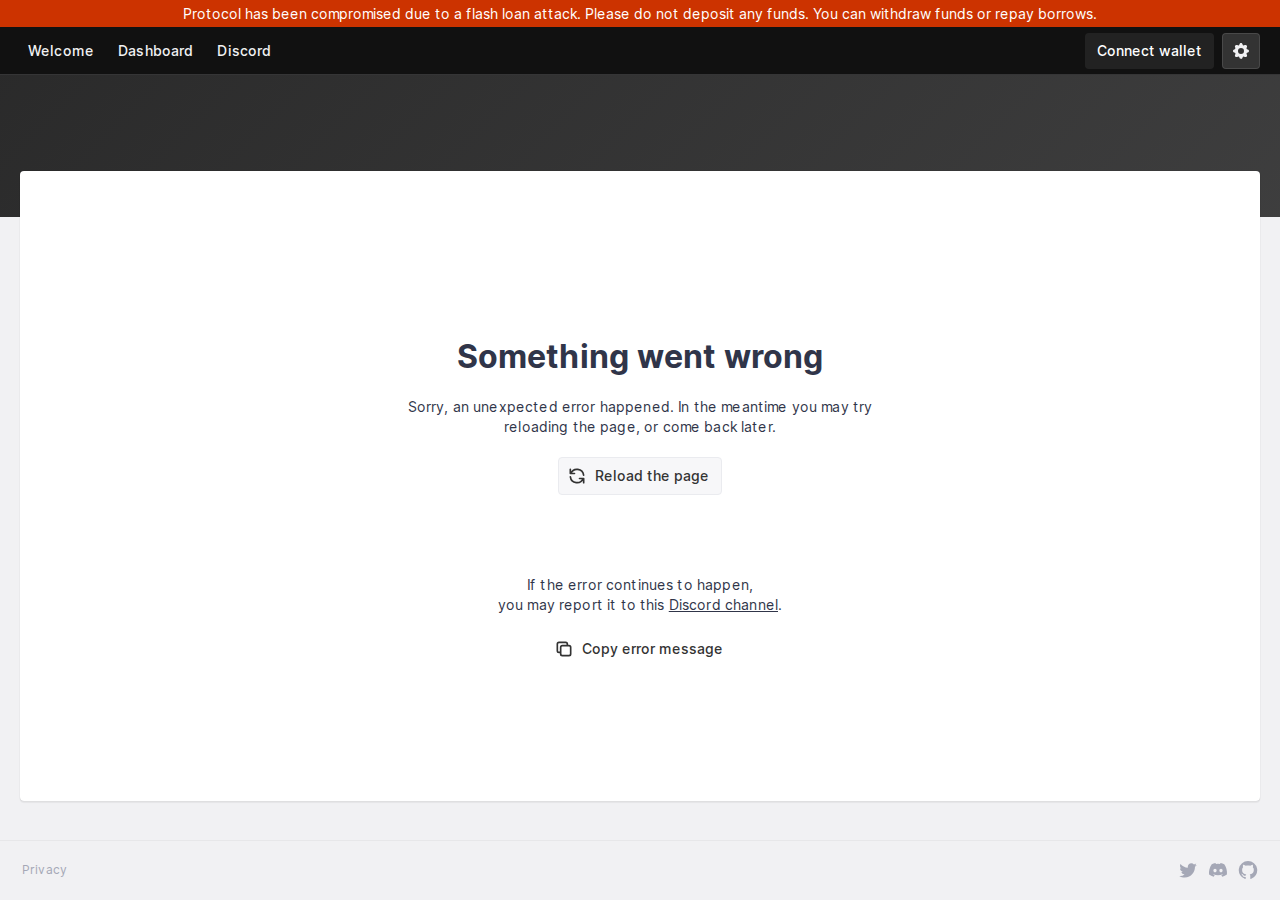
<file: 500/index.html>
<!DOCTYPE html><html lang="en"><head><meta charSet="utf-8"/><meta name="viewport" content="initial-scale=1, width=device-width"/><title>PolyLend - Open Source Liquidity Protocol</title><meta name="description" content="PolyLend is an Open Source Protocol to create Non-Custodial Liquidity Markets to earn interest on supplying and borrowing assets with a variable or stable interest rate. The protocol is designed for easy integration into your products and services."/><meta property="og:title" content="PolyLend - Open Source Liquidity Protocol"/><meta property="og:description" content="PolyLend is an Open Source Protocol to create Non-Custodial Liquidity Markets to earn interest on supplying and borrowing assets with a variable or stable interest rate. The protocol is designed for easy integration into your products and services."/><meta property="og:image" content="https://i.imgur.com/EkyPgDe.png"/><meta name="twitter:image" content="https://i.imgur.com/EkyPgDe.png"/><meta name="twitter:image:alt" content="aave governance image"/><meta name="twitter:site" content="@polylendxyz"/><meta property="twitter:card" content="summary_large_image"/><meta name="twitter:title" content="Open Source Liquidity Protocol"/><meta name="twitter:description" content="PolyLend is an Open Source Protocol to create Non-Custodial Liquidity Markets to earn interest on supplying and borrowing assets with a variable or stable interest rate. The protocol is designed for easy integration into your products and services."/><meta name="keywords" content="Decentralized Finance, DeFi, lending, borrowing, stablecoins, Ethereum, assets, erc-20, smart contracts, open finance, trustless"/><meta name="apple-mobile-web-app-title" content="PolyLend"/><meta name="apple-mobile-web-app-capable" content="yes"/><meta name="apple-mobile-web-app-status-bar-style" content="black"/><meta name="next-head-count" content="17"/><meta name="theme-color" content="#1B2030"/><link rel="shortcut icon" href="/favicon.ico"/><link rel="manifest" href="/manifest.json"/><style data-emotion="css-global 0"></style><style data-emotion="css-global kpnynb">html{-webkit-font-smoothing:antialiased;-moz-osx-font-smoothing:grayscale;box-sizing:border-box;-webkit-text-size-adjust:100%;}*,*::before,*::after{box-sizing:inherit;}strong,b{font-weight:700;}body{margin:0;color:#303549;background-color:#F1F1F3;}@media print{body{background-color:#fff;}}body::backdrop{background-color:#F1F1F3;}body{font-family:Inter,Arial;font-weight:400;font-size:0.875rem;min-width:375px;}body >div:first-of-type{min-height:100vh;display:-webkit-box;display:-webkit-flex;display:-ms-flexbox;display:flex;-webkit-flex-direction:column;-ms-flex-direction:column;flex-direction:column;}</style><style data-emotion="css wfzxzu 1me2gch 1dvha5n 16aiotu iyvzbl 1oo81ru i9gxme 128fi7s 1xshlis q5q60p 1100lx1 a8trvh 1ffgw2h 15cfj54 un9kpr 95eug0 k7vncv mno8mr 1a8qn2o 1mjcu9d m4pz0s 1o2qhmh 1s03x1h 1l6c7y9 10dohqv 1vrdger oacmtv 1eno909 ks1r6n jnihsa 15zum9u 1k59fgg 1o62gjw qe1uop">.css-wfzxzu{height:48px;position:-webkit-sticky;position:sticky;top:0;-webkit-transition:top 300ms cubic-bezier(0.4, 0, 0.2, 1) 0ms;transition:top 300ms cubic-bezier(0.4, 0, 0.2, 1) 0ms;z-index:1100;background-color:#111;display:-webkit-box;display:-webkit-flex;display:-ms-flexbox;display:flex;-webkit-align-items:center;-webkit-box-align:center;-ms-flex-align:center;align-items:center;-webkit-flex-direction:space-between;-ms-flex-direction:space-between;flex-direction:space-between;box-shadow:inset 0px -1px 0px rgba(242, 243, 247, 0.16);}@media (min-width:0px){.css-wfzxzu{padding:8px 8px 8px 20px;}}@media (min-width:640px){.css-wfzxzu{padding:8px 20px;}}@media (min-width:0px){.css-1me2gch{display:none;}}@media (min-width:960px){.css-1me2gch{display:block;}}.css-1dvha5n{list-style:none;margin:0;padding:0;position:relative;display:-webkit-box;display:-webkit-flex;display:-ms-flexbox;display:flex;}.css-1dvha5n .MuiMenuItem-root+.MuiDivider-root,.css-1dvha5n .MuiDivider-root{margin-top:4px;margin-bottom:4px;}@media (min-width:0px){.css-1dvha5n{-webkit-align-items:flex-start;-webkit-box-align:flex-start;-ms-flex-align:flex-start;align-items:flex-start;-webkit-flex-direction:column;-ms-flex-direction:column;flex-direction:column;}}@media (min-width:960px){.css-1dvha5n{-webkit-align-items:center;-webkit-box-align:center;-ms-flex-align:center;align-items:center;-webkit-flex-direction:row;-ms-flex-direction:row;flex-direction:row;}}.css-16aiotu{display:-webkit-box;display:-webkit-flex;display:-ms-flexbox;display:flex;-webkit-box-pack:start;-ms-flex-pack:start;-webkit-justify-content:flex-start;justify-content:flex-start;-webkit-align-items:center;-webkit-box-align:center;-ms-flex-align:center;align-items:center;position:relative;-webkit-text-decoration:none;text-decoration:none;width:100%;box-sizing:border-box;text-align:left;}.css-16aiotu.Mui-focusVisible{background-color:#F1F1F3;}.css-16aiotu.Mui-selected{background-color:rgba(51, 51, 51, 0.08);}.css-16aiotu.Mui-selected.Mui-focusVisible{background-color:rgba(51, 51, 51, 0.2);}.css-16aiotu.Mui-disabled{opacity:0.38;}@media (min-width:0px){.css-16aiotu{width:100%;margin-right:0px;}}@media (min-width:960px){.css-16aiotu{width:unset;margin-right:8px;}}.css-iyvzbl{margin:0;font-family:Inter,Arial;font-weight:400;letter-spacing:0.009375rem;line-height:143%;font-size:0.875rem;color:#333;-webkit-text-decoration:none;text-decoration:none;display:-webkit-inline-box;display:-webkit-inline-flex;display:-ms-inline-flexbox;display:inline-flex;-webkit-align-items:center;-webkit-box-align:center;-ms-flex-align:center;align-items:center;-webkit-box-pack:center;-ms-flex-pack:center;-webkit-justify-content:center;justify-content:center;position:relative;box-sizing:border-box;-webkit-tap-highlight-color:transparent;background-color:transparent;outline:0;border:0;margin:0;border-radius:0;padding:0;cursor:pointer;-webkit-user-select:none;-moz-user-select:none;-ms-user-select:none;user-select:none;vertical-align:middle;-moz-appearance:none;-webkit-appearance:none;-webkit-text-decoration:none;text-decoration:none;color:inherit;min-width:64px;padding:6px 8px;border-radius:4px;-webkit-transition:background-color 250ms cubic-bezier(0.4, 0, 0.2, 1) 0ms,box-shadow 250ms cubic-bezier(0.4, 0, 0.2, 1) 0ms,border-color 250ms cubic-bezier(0.4, 0, 0.2, 1) 0ms,color 250ms cubic-bezier(0.4, 0, 0.2, 1) 0ms;transition:background-color 250ms cubic-bezier(0.4, 0, 0.2, 1) 0ms,box-shadow 250ms cubic-bezier(0.4, 0, 0.2, 1) 0ms,border-color 250ms cubic-bezier(0.4, 0, 0.2, 1) 0ms,color 250ms cubic-bezier(0.4, 0, 0.2, 1) 0ms;color:#333;box-shadow:none;border-radius:4px;font-family:Inter,Arial;font-weight:500;line-height:1.5rem;font-size:0.875rem;padding:6px 12px;color:#F1F1F3;padding:6px 8px;position:relative;}.css-iyvzbl::-moz-focus-inner{border-style:none;}.css-iyvzbl.Mui-disabled{pointer-events:none;cursor:default;}@media print{.css-iyvzbl{-webkit-print-color-adjust:exact;color-adjust:exact;}}.css-iyvzbl:hover{-webkit-text-decoration:none;text-decoration:none;background-color:rgba(51, 51, 51, 0.04);}@media (hover: none){.css-iyvzbl:hover{background-color:transparent;}}.css-iyvzbl.Mui-disabled{color:#BBBECA;}.css-iyvzbl:hover{box-shadow:none;}.css-iyvzbl.Mui-focusVisible{box-shadow:none;}.css-iyvzbl:active{box-shadow:none;}.css-iyvzbl.Mui-disabled{box-shadow:none;}.active.css-iyvzbl:after,.css-iyvzbl:hover.css-iyvzbl:after{-webkit-transform:scaleX(1);-moz-transform:scaleX(1);-ms-transform:scaleX(1);transform:scaleX(1);transform-origin:bottom left;}.css-iyvzbl:after{content:'';position:absolute;width:100%;-webkit-transform:scaleX(0);-moz-transform:scaleX(0);-ms-transform:scaleX(0);transform:scaleX(0);height:2px;bottom:-6px;left:0;background:#fff;transform-origin:bottom right;-webkit-transition:-webkit-transform 0.25s ease-out;transition:transform 0.25s ease-out;}.css-1oo81ru{margin:0;font-family:Inter,Arial;font-weight:400;letter-spacing:0.009375rem;line-height:143%;font-size:0.875rem;color:#333;-webkit-text-decoration:none;text-decoration:none;display:-webkit-inline-box;display:-webkit-inline-flex;display:-ms-inline-flexbox;display:inline-flex;-webkit-align-items:center;-webkit-box-align:center;-ms-flex-align:center;align-items:center;-webkit-box-pack:center;-ms-flex-pack:center;-webkit-justify-content:center;justify-content:center;position:relative;box-sizing:border-box;-webkit-tap-highlight-color:transparent;background-color:transparent;outline:0;border:0;margin:0;border-radius:0;padding:0;cursor:pointer;-webkit-user-select:none;-moz-user-select:none;-ms-user-select:none;user-select:none;vertical-align:middle;-moz-appearance:none;-webkit-appearance:none;-webkit-text-decoration:none;text-decoration:none;color:inherit;min-width:64px;padding:6px 8px;border-radius:4px;-webkit-transition:background-color 250ms cubic-bezier(0.4, 0, 0.2, 1) 0ms,box-shadow 250ms cubic-bezier(0.4, 0, 0.2, 1) 0ms,border-color 250ms cubic-bezier(0.4, 0, 0.2, 1) 0ms,color 250ms cubic-bezier(0.4, 0, 0.2, 1) 0ms;transition:background-color 250ms cubic-bezier(0.4, 0, 0.2, 1) 0ms,box-shadow 250ms cubic-bezier(0.4, 0, 0.2, 1) 0ms,border-color 250ms cubic-bezier(0.4, 0, 0.2, 1) 0ms,color 250ms cubic-bezier(0.4, 0, 0.2, 1) 0ms;color:#333;box-shadow:none;border-radius:4px;font-family:Inter,Arial;font-weight:500;line-height:1.5rem;font-size:0.875rem;padding:6px 12px;color:#F1F1F3;padding:6px 8px;position:relative;}.css-1oo81ru::-moz-focus-inner{border-style:none;}.css-1oo81ru.Mui-disabled{pointer-events:none;cursor:default;}@media print{.css-1oo81ru{-webkit-print-color-adjust:exact;color-adjust:exact;}}.css-1oo81ru:hover{-webkit-text-decoration:none;text-decoration:none;background-color:rgba(51, 51, 51, 0.04);}@media (hover: none){.css-1oo81ru:hover{background-color:transparent;}}.css-1oo81ru.Mui-disabled{color:#BBBECA;}.css-1oo81ru:hover{box-shadow:none;}.css-1oo81ru.Mui-focusVisible{box-shadow:none;}.css-1oo81ru:active{box-shadow:none;}.css-1oo81ru.Mui-disabled{box-shadow:none;}.active.css-1oo81ru:after,.css-1oo81ru:hover.css-1oo81ru:after{-webkit-transform:scaleX(1);-moz-transform:scaleX(1);-ms-transform:scaleX(1);transform:scaleX(1);transform-origin:bottom left;}.css-1oo81ru:after{content:'';position:absolute;width:100%;-webkit-transform:scaleX(0);-moz-transform:scaleX(0);-ms-transform:scaleX(0);transform:scaleX(0);height:2px;bottom:-6px;left:0;background:#fff;transform-origin:bottom right;-webkit-transition:-webkit-transform 0.25s ease-out;transition:transform 0.25s ease-out;}.css-i9gxme{-webkit-box-flex:1;-webkit-flex-grow:1;-ms-flex-positive:1;flex-grow:1;}.css-128fi7s{display:-webkit-inline-box;display:-webkit-inline-flex;display:-ms-inline-flexbox;display:inline-flex;-webkit-align-items:center;-webkit-box-align:center;-ms-flex-align:center;align-items:center;-webkit-box-pack:center;-ms-flex-pack:center;-webkit-justify-content:center;justify-content:center;position:relative;box-sizing:border-box;-webkit-tap-highlight-color:transparent;background-color:transparent;outline:0;border:0;margin:0;border-radius:0;padding:0;cursor:pointer;-webkit-user-select:none;-moz-user-select:none;-ms-user-select:none;user-select:none;vertical-align:middle;-moz-appearance:none;-webkit-appearance:none;-webkit-text-decoration:none;text-decoration:none;color:inherit;min-width:64px;padding:6px 16px;border-radius:4px;-webkit-transition:background-color 250ms cubic-bezier(0.4, 0, 0.2, 1) 0ms,box-shadow 250ms cubic-bezier(0.4, 0, 0.2, 1) 0ms,border-color 250ms cubic-bezier(0.4, 0, 0.2, 1) 0ms,color 250ms cubic-bezier(0.4, 0, 0.2, 1) 0ms;transition:background-color 250ms cubic-bezier(0.4, 0, 0.2, 1) 0ms,box-shadow 250ms cubic-bezier(0.4, 0, 0.2, 1) 0ms,border-color 250ms cubic-bezier(0.4, 0, 0.2, 1) 0ms,color 250ms cubic-bezier(0.4, 0, 0.2, 1) 0ms;box-shadow:none;border-radius:4px;font-family:Inter,Arial;font-weight:500;line-height:1.5rem;font-size:0.875rem;padding:6px 12px;color:#fff;background:linear-gradient(248.86deg, #222 10.51%, #222 93.41%);-webkit-transition:all 0.2s ease;transition:all 0.2s ease;}.css-128fi7s::-moz-focus-inner{border-style:none;}.css-128fi7s.Mui-disabled{pointer-events:none;cursor:default;}@media print{.css-128fi7s{-webkit-print-color-adjust:exact;color-adjust:exact;}}.css-128fi7s:hover{-webkit-text-decoration:none;text-decoration:none;background-color:rgba(48, 53, 73, 0.04);}@media (hover: none){.css-128fi7s:hover{background-color:transparent;}}.css-128fi7s.Mui-disabled{color:#BBBECA;}.css-128fi7s:hover{box-shadow:none;}.css-128fi7s.Mui-focusVisible{box-shadow:none;}.css-128fi7s:active{box-shadow:none;}.css-128fi7s.Mui-disabled{box-shadow:none;}.css-128fi7s:hover,.css-128fi7s.Mui-focusVisible{background:linear-gradient(248.86deg, #222 10.51%, #222 93.41%);opacity:0.9;}.css-1xshlis{display:-webkit-inline-box;display:-webkit-inline-flex;display:-ms-inline-flexbox;display:inline-flex;-webkit-align-items:center;-webkit-box-align:center;-ms-flex-align:center;align-items:center;-webkit-box-pack:center;-ms-flex-pack:center;-webkit-justify-content:center;justify-content:center;position:relative;box-sizing:border-box;-webkit-tap-highlight-color:transparent;background-color:transparent;outline:0;border:0;margin:0;border-radius:0;padding:0;cursor:pointer;-webkit-user-select:none;-moz-user-select:none;-ms-user-select:none;user-select:none;vertical-align:middle;-moz-appearance:none;-webkit-appearance:none;-webkit-text-decoration:none;text-decoration:none;color:inherit;min-width:64px;padding:6px 16px;border-radius:4px;-webkit-transition:background-color 250ms cubic-bezier(0.4, 0, 0.2, 1) 0ms,box-shadow 250ms cubic-bezier(0.4, 0, 0.2, 1) 0ms,border-color 250ms cubic-bezier(0.4, 0, 0.2, 1) 0ms,color 250ms cubic-bezier(0.4, 0, 0.2, 1) 0ms;transition:background-color 250ms cubic-bezier(0.4, 0, 0.2, 1) 0ms,box-shadow 250ms cubic-bezier(0.4, 0, 0.2, 1) 0ms,border-color 250ms cubic-bezier(0.4, 0, 0.2, 1) 0ms,color 250ms cubic-bezier(0.4, 0, 0.2, 1) 0ms;box-shadow:none;border-radius:4px;font-family:Inter,Arial;font-weight:500;line-height:1.5rem;font-size:0.875rem;padding:6px 12px;color:#fff;border:1px solid;border-color:#EBEBED1F;background-color:#333;padding:7px 8px;min-width:unset;margin-left:8px;}.css-1xshlis::-moz-focus-inner{border-style:none;}.css-1xshlis.Mui-disabled{pointer-events:none;cursor:default;}@media print{.css-1xshlis{-webkit-print-color-adjust:exact;color-adjust:exact;}}.css-1xshlis:hover{-webkit-text-decoration:none;text-decoration:none;background-color:rgba(48, 53, 73, 0.04);}@media (hover: none){.css-1xshlis:hover{background-color:transparent;}}.css-1xshlis.Mui-disabled{color:#BBBECA;}.css-1xshlis:hover{box-shadow:none;}.css-1xshlis.Mui-focusVisible{box-shadow:none;}.css-1xshlis:active{box-shadow:none;}.css-1xshlis.Mui-disabled{box-shadow:none;}.css-1xshlis:hover,.css-1xshlis.Mui-focusVisible{background-color:#111;}.css-q5q60p{-webkit-user-select:none;-moz-user-select:none;-ms-user-select:none;user-select:none;width:1em;height:1em;display:inline-block;fill:currentColor;-webkit-flex-shrink:0;-ms-flex-negative:0;flex-shrink:0;-webkit-transition:fill 200ms cubic-bezier(0.4, 0, 0.2, 1) 0ms;transition:fill 200ms cubic-bezier(0.4, 0, 0.2, 1) 0ms;font-size:1.25rem;color:#F1F1F3;}@media (min-width:0px){.css-1100lx1{display:-webkit-box;display:-webkit-flex;display:-ms-flexbox;display:flex;}}@media (min-width:960px){.css-1100lx1{display:none;}}.css-a8trvh{display:-webkit-box;display:-webkit-flex;display:-ms-flexbox;display:flex;-webkit-flex-direction:column;-ms-flex-direction:column;flex-direction:column;-webkit-flex:1;-ms-flex:1;flex:1;z-index:0;}.css-1ffgw2h{color:#F1F1F3;}@media (min-width:0px){.css-1ffgw2h{padding-top:40px;padding-bottom:72px;}}@media (min-width:960px){.css-1ffgw2h{padding-top:48px;padding-bottom:80px;}}@media (min-width:1280px){.css-1ffgw2h{padding-bottom:94px;}}@media (min-width:1575px){.css-1ffgw2h{padding-bottom:92px;}}@media (min-width:1800px){.css-1ffgw2h{padding-bottom:96px;}}.css-15cfj54{width:100%;margin-left:auto;box-sizing:border-box;margin-right:auto;display:block;padding-left:8px;padding-right:8px;display:-webkit-box;display:-webkit-flex;display:-ms-flexbox;display:flex;-webkit-flex-direction:column;-ms-flex-direction:column;flex-direction:column;-webkit-flex:1;-ms-flex:1;flex:1;padding-bottom:39px;padding-bottom:0px;z-index:2;}@media (min-width:760px){.css-15cfj54{padding-left:12px;padding-right:12px;}}@media (min-width:1280px){.css-15cfj54{max-width:1280px;}}@media (min-width:0px){.css-15cfj54{padding-left:8px;padding-right:8px;}}@media (min-width:640px){.css-15cfj54{padding-left:20px;padding-right:20px;}}@media (min-width:760px){.css-15cfj54{padding-left:48px;padding-right:48px;}}@media (min-width:960px){.css-15cfj54{padding-left:96px;padding-right:96px;}}@media (min-width:1280px){.css-15cfj54{padding-left:20px;padding-right:20px;}}@media (min-width:1575px){.css-15cfj54{max-width:unset;padding-left:96px;padding-right:96px;}}@media (min-width:1800px){.css-15cfj54{padding-left:0;padding-right:0;max-width:1440px;}}.css-un9kpr{z-index:1;}@media (min-width:0px){.css-un9kpr{padding-left:16px;padding-right:16px;}}@media (min-width:640px){.css-un9kpr{padding-left:24px;padding-right:24px;}}.css-95eug0{display:-webkit-box;display:-webkit-flex;display:-ms-flexbox;display:flex;-webkit-align-items:flex-start;-webkit-box-align:flex-start;-ms-flex-align:flex-start;align-items:flex-start;margin-bottom:0px;-webkit-flex-direction:column;-ms-flex-direction:column;flex-direction:column;}.css-k7vncv{display:-webkit-box;display:-webkit-flex;display:-ms-flexbox;display:flex;-webkit-align-items:flex-start;-webkit-box-align:flex-start;-ms-flex-align:flex-start;align-items:flex-start;-webkit-box-flex-wrap:wrap;-webkit-flex-wrap:wrap;-ms-flex-wrap:wrap;flex-wrap:wrap;width:100%;}@media (min-width:0px){.css-k7vncv{gap:12px;}}@media (min-width:640px){.css-k7vncv{gap:32px;}}.css-mno8mr{display:-webkit-box;display:-webkit-flex;display:-ms-flexbox;display:flex;-webkit-flex-direction:column;-ms-flex-direction:column;flex-direction:column;z-index:1;-webkit-flex:1;-ms-flex:1;flex:1;}@media (min-width:0px){.css-mno8mr{margin-top:-32px;}}@media (min-width:1280px){.css-mno8mr{margin-top:-46px;}}@media (min-width:1575px){.css-mno8mr{margin-top:-44px;}}@media (min-width:1800px){.css-mno8mr{margin-top:-48px;}}.css-1a8qn2o{width:100%;margin-left:auto;box-sizing:border-box;margin-right:auto;display:block;padding-left:8px;padding-right:8px;display:-webkit-box;display:-webkit-flex;display:-ms-flexbox;display:flex;-webkit-flex-direction:column;-ms-flex-direction:column;flex-direction:column;-webkit-flex:1;-ms-flex:1;flex:1;padding-bottom:39px;}@media (min-width:760px){.css-1a8qn2o{padding-left:12px;padding-right:12px;}}@media (min-width:1280px){.css-1a8qn2o{max-width:1280px;}}@media (min-width:0px){.css-1a8qn2o{padding-left:8px;padding-right:8px;}}@media (min-width:640px){.css-1a8qn2o{padding-left:20px;padding-right:20px;}}@media (min-width:760px){.css-1a8qn2o{padding-left:48px;padding-right:48px;}}@media (min-width:960px){.css-1a8qn2o{padding-left:96px;padding-right:96px;}}@media (min-width:1280px){.css-1a8qn2o{padding-left:20px;padding-right:20px;}}@media (min-width:1575px){.css-1a8qn2o{max-width:unset;padding-left:96px;padding-right:96px;}}@media (min-width:1800px){.css-1a8qn2o{padding-left:0;padding-right:0;max-width:1440px;}}.css-1mjcu9d{background-color:#FFFFFF;color:#303549;-webkit-transition:box-shadow 300ms cubic-bezier(0.4, 0, 0.2, 1) 0ms;transition:box-shadow 300ms cubic-bezier(0.4, 0, 0.2, 1) 0ms;border-radius:4px;box-shadow:0px 2px 1px -1px rgba(0,0,0,0.2),0px 1px 1px 0px rgba(0,0,0,0.14),0px 1px 3px 0px rgba(0,0,0,0.12);border-radius:4px;box-shadow:0px 2px 1px rgba(0, 0, 0, 0.05),0px 0px 1px rgba(0, 0, 0, 0.25);display:-webkit-box;display:-webkit-flex;display:-ms-flexbox;display:flex;-webkit-flex-direction:column;-ms-flex-direction:column;flex-direction:column;-webkit-align-items:center;-webkit-box-align:center;-ms-flex-align:center;align-items:center;-webkit-box-pack:center;-ms-flex-pack:center;-webkit-justify-content:center;justify-content:center;text-align:center;padding:16px;-webkit-flex:1;-ms-flex:1;flex:1;}.css-m4pz0s{margin:0;font-family:Inter,Arial;font-weight:700;letter-spacing:0.015625rem;line-height:123.5%;font-size:2rem;margin-top:32px;margin-bottom:12px;}.css-1o2qhmh{margin:0;font-family:Inter,Arial;font-weight:400;letter-spacing:0.009375rem;line-height:143%;font-size:0.875rem;margin-top:8px;margin-bottom:20px;max-width:480px;}.css-1s03x1h{display:-webkit-inline-box;display:-webkit-inline-flex;display:-ms-inline-flexbox;display:inline-flex;-webkit-align-items:center;-webkit-box-align:center;-ms-flex-align:center;align-items:center;-webkit-box-pack:center;-ms-flex-pack:center;-webkit-justify-content:center;justify-content:center;position:relative;box-sizing:border-box;-webkit-tap-highlight-color:transparent;background-color:transparent;outline:0;border:0;margin:0;border-radius:0;padding:0;cursor:pointer;-webkit-user-select:none;-moz-user-select:none;-ms-user-select:none;user-select:none;vertical-align:middle;-moz-appearance:none;-webkit-appearance:none;-webkit-text-decoration:none;text-decoration:none;color:inherit;min-width:64px;padding:5px 15px;border-radius:4px;-webkit-transition:background-color 250ms cubic-bezier(0.4, 0, 0.2, 1) 0ms,box-shadow 250ms cubic-bezier(0.4, 0, 0.2, 1) 0ms,border-color 250ms cubic-bezier(0.4, 0, 0.2, 1) 0ms,color 250ms cubic-bezier(0.4, 0, 0.2, 1) 0ms;transition:background-color 250ms cubic-bezier(0.4, 0, 0.2, 1) 0ms,box-shadow 250ms cubic-bezier(0.4, 0, 0.2, 1) 0ms,border-color 250ms cubic-bezier(0.4, 0, 0.2, 1) 0ms,color 250ms cubic-bezier(0.4, 0, 0.2, 1) 0ms;border:1px solid rgba(51, 51, 51, 0.5);color:#333;box-shadow:none;border-radius:4px;font-family:Inter,Arial;font-weight:500;line-height:1.5rem;font-size:0.875rem;padding:6px 12px;background:#F7F7F9;border-color:#EAEBEF;margin-bottom:40px;}.css-1s03x1h::-moz-focus-inner{border-style:none;}.css-1s03x1h.Mui-disabled{pointer-events:none;cursor:default;}@media print{.css-1s03x1h{-webkit-print-color-adjust:exact;color-adjust:exact;}}.css-1s03x1h:hover{-webkit-text-decoration:none;text-decoration:none;background-color:rgba(51, 51, 51, 0.04);border:1px solid #333;}@media (hover: none){.css-1s03x1h:hover{background-color:transparent;}}.css-1s03x1h.Mui-disabled{color:#BBBECA;border:1px solid #EAEBEF;}.css-1s03x1h:hover{box-shadow:none;}.css-1s03x1h.Mui-focusVisible{box-shadow:none;}.css-1s03x1h:active{box-shadow:none;}.css-1s03x1h.Mui-disabled{box-shadow:none;}.css-1l6c7y9{display:inherit;margin-right:8px;margin-left:-4px;}.css-1l6c7y9>*:nth-of-type(1){font-size:20px;}.css-10dohqv{-webkit-user-select:none;-moz-user-select:none;-ms-user-select:none;user-select:none;width:1em;height:1em;display:inline-block;fill:currentColor;-webkit-flex-shrink:0;-ms-flex-negative:0;flex-shrink:0;-webkit-transition:fill 200ms cubic-bezier(0.4, 0, 0.2, 1) 0ms;transition:fill 200ms cubic-bezier(0.4, 0, 0.2, 1) 0ms;font-size:1.5rem;}.css-1vrdger{display:-webkit-box;display:-webkit-flex;display:-ms-flexbox;display:flex;-webkit-align-items:center;-webkit-box-align:center;-ms-flex-align:center;align-items:center;-webkit-box-pack:center;-ms-flex-pack:center;-webkit-justify-content:center;justify-content:center;-webkit-flex-direction:column;-ms-flex-direction:column;flex-direction:column;margin-top:40px;}.css-oacmtv{margin:0;font-family:Inter,Arial;font-weight:400;letter-spacing:0.009375rem;line-height:143%;font-size:0.875rem;margin-bottom:16px;}.css-1eno909{margin:0;font-family:Inter,Arial;font-weight:400;letter-spacing:0.009375rem;line-height:143%;font-size:0.875rem;color:inherit;-webkit-text-decoration:underline;text-decoration:underline;color:inherit;}.css-1eno909:hover{text-decoration-color:inherit;}.css-ks1r6n{display:-webkit-inline-box;display:-webkit-inline-flex;display:-ms-inline-flexbox;display:inline-flex;-webkit-align-items:center;-webkit-box-align:center;-ms-flex-align:center;align-items:center;-webkit-box-pack:center;-ms-flex-pack:center;-webkit-justify-content:center;justify-content:center;position:relative;box-sizing:border-box;-webkit-tap-highlight-color:transparent;background-color:transparent;outline:0;border:0;margin:0;border-radius:0;padding:0;cursor:pointer;-webkit-user-select:none;-moz-user-select:none;-ms-user-select:none;user-select:none;vertical-align:middle;-moz-appearance:none;-webkit-appearance:none;-webkit-text-decoration:none;text-decoration:none;color:inherit;min-width:64px;padding:6px 8px;border-radius:4px;-webkit-transition:background-color 250ms cubic-bezier(0.4, 0, 0.2, 1) 0ms,box-shadow 250ms cubic-bezier(0.4, 0, 0.2, 1) 0ms,border-color 250ms cubic-bezier(0.4, 0, 0.2, 1) 0ms,color 250ms cubic-bezier(0.4, 0, 0.2, 1) 0ms;transition:background-color 250ms cubic-bezier(0.4, 0, 0.2, 1) 0ms,box-shadow 250ms cubic-bezier(0.4, 0, 0.2, 1) 0ms,border-color 250ms cubic-bezier(0.4, 0, 0.2, 1) 0ms,color 250ms cubic-bezier(0.4, 0, 0.2, 1) 0ms;color:#333;box-shadow:none;border-radius:4px;font-family:Inter,Arial;font-weight:500;line-height:1.5rem;font-size:0.875rem;padding:6px 12px;}.css-ks1r6n::-moz-focus-inner{border-style:none;}.css-ks1r6n.Mui-disabled{pointer-events:none;cursor:default;}@media print{.css-ks1r6n{-webkit-print-color-adjust:exact;color-adjust:exact;}}.css-ks1r6n:hover{-webkit-text-decoration:none;text-decoration:none;background-color:rgba(51, 51, 51, 0.04);}@media (hover: none){.css-ks1r6n:hover{background-color:transparent;}}.css-ks1r6n.Mui-disabled{color:#BBBECA;}.css-ks1r6n:hover{box-shadow:none;}.css-ks1r6n.Mui-focusVisible{box-shadow:none;}.css-ks1r6n:active{box-shadow:none;}.css-ks1r6n.Mui-disabled{box-shadow:none;}.css-jnihsa{display:-webkit-box;display:-webkit-flex;display:-ms-flexbox;display:flex;width:100%;-webkit-box-pack:justify;-webkit-justify-content:space-between;justify-content:space-between;-webkit-align-items:center;-webkit-box-align:center;-ms-flex-align:center;align-items:center;gap:22px;box-shadow:inset 0px 1px 0px rgba(0, 0, 0, 0.04);}@media (min-width:0px){.css-jnihsa{padding:22px 0px 40px 0px;-webkit-flex-direction:column;-ms-flex-direction:column;flex-direction:column;}}@media (min-width:640px){.css-jnihsa{padding:0 22px 0 40px;-webkit-flex-direction:column;-ms-flex-direction:column;flex-direction:column;}}@media (min-width:760px){.css-jnihsa{padding:20px 22px;-webkit-flex-direction:row;-ms-flex-direction:row;flex-direction:row;}}.css-15zum9u{display:-webkit-box;display:-webkit-flex;display:-ms-flexbox;display:flex;gap:10px;-webkit-align-items:center;-webkit-box-align:center;-ms-flex-align:center;align-items:center;}.css-1k59fgg{margin:0;font-family:Inter,Arial;font-weight:400;letter-spacing:0.009375rem;line-height:143%;font-size:0.875rem;color:#333;-webkit-text-decoration:none;text-decoration:none;color:#A5A8B6;display:-webkit-box;display:-webkit-flex;display:-ms-flexbox;display:flex;-webkit-align-items:center;-webkit-box-align:center;-ms-flex-align:center;align-items:center;}.css-1k59fgg:hover{color:#303549;}.css-1o62gjw{margin:0;font-family:Inter,Arial;font-weight:400;letter-spacing:0.009375rem;line-height:1rem;font-size:0.75rem;}.css-qe1uop{-webkit-user-select:none;-moz-user-select:none;-ms-user-select:none;user-select:none;width:1em;height:1em;display:inline-block;fill:currentColor;-webkit-flex-shrink:0;-ms-flex-negative:0;flex-shrink:0;-webkit-transition:fill 200ms cubic-bezier(0.4, 0, 0.2, 1) 0ms;transition:fill 200ms cubic-bezier(0.4, 0, 0.2, 1) 0ms;font-size:1.5rem;}@media (min-width:0px){.css-qe1uop{font-size:24px;}}@media (min-width:640px){.css-qe1uop{font-size:24px;}}@media (min-width:760px){.css-qe1uop{font-size:20px;}}</style><link rel="preload" href="/_next/static/css/1fce86bcfcf00a40.css" as="style"/><link rel="stylesheet" href="/_next/static/css/1fce86bcfcf00a40.css" data-n-g=""/><noscript data-n-css=""></noscript><script defer="" nomodule="" src="/_next/static/chunks/polyfills-5cd94c89d3acac5f.js"></script><script src="/_next/static/chunks/webpack-323c93bd8745c7dc.js" defer=""></script><script src="/_next/static/chunks/framework-bb5c596eafb42b22.js" defer=""></script><script src="/_next/static/chunks/main-5d9d21faa54fd8bf.js" defer=""></script><script src="/_next/static/chunks/pages/_app-793f6eb93545e672.js" defer=""></script><script src="/_next/static/chunks/pages/500-9e5a8f5d8b610437.js" defer=""></script><script src="/_next/static/OLriIIfeFRRiqyLO4etGv/_buildManifest.js" defer=""></script><script src="/_next/static/OLriIIfeFRRiqyLO4etGv/_ssgManifest.js" defer=""></script><script src="/_next/static/OLriIIfeFRRiqyLO4etGv/_middlewareManifest.js" defer=""></script></head><body><div id="__next" data-reactroot=""><div class="MuiBox-root css-0"><div style="text-align:center;background-color:#cc3300;color:#fff;padding:5px">Protocol has been compromised due to a flash loan attack. Please do not deposit any funds. You can withdraw funds or repay borrows.</div><header class="MuiBox-root css-wfzxzu"><div class="MuiBox-root css-1me2gch"><ul class="MuiList-root css-1dvha5n"><li class="MuiListItem-root MuiListItem-gutters css-16aiotu" data-cy="menuMarkets"><a class="MuiTypography-root MuiTypography-description MuiLink-root MuiLink-underlineNone MuiButtonBase-root MuiButton-root MuiButton-text MuiButton-textPrimary MuiButton-sizeMedium MuiButton-textSizeMedium MuiButton-disableElevation MuiButton-root MuiButton-text MuiButton-textPrimary MuiButton-sizeMedium MuiButton-textSizeMedium MuiButton-disableElevation css-1oo81ru" tabindex="0" href="/">Welcome</a></li><li class="MuiListItem-root MuiListItem-gutters css-16aiotu" data-cy="menuDashboard"><a class="MuiTypography-root MuiTypography-description MuiLink-root MuiLink-underlineNone MuiButtonBase-root MuiButton-root MuiButton-text MuiButton-textPrimary MuiButton-sizeMedium MuiButton-textSizeMedium MuiButton-disableElevation MuiButton-root MuiButton-text MuiButton-textPrimary MuiButton-sizeMedium MuiButton-textSizeMedium MuiButton-disableElevation css-1oo81ru" tabindex="0" href="/dashboard/">Dashboard</a></li><li class="MuiListItem-root MuiListItem-gutters css-16aiotu" data-cy="menuDiscord"><a class="MuiTypography-root MuiTypography-description MuiLink-root MuiLink-underlineNone MuiButtonBase-root MuiButton-root MuiButton-text MuiButton-textPrimary MuiButton-sizeMedium MuiButton-textSizeMedium MuiButton-disableElevation MuiButton-root MuiButton-text MuiButton-textPrimary MuiButton-sizeMedium MuiButton-textSizeMedium MuiButton-disableElevation css-iyvzbl" href="https://discord.gg/kYz7QBPXN7" target="_blank" rel="noopener" tabindex="0">Discord</a></li></ul></div><div class="MuiBox-root css-i9gxme"></div><button class="MuiButtonBase-root MuiButton-root MuiButton-gradient MuiButton-gradientPrimary MuiButton-sizeMedium MuiButton-gradientSizeMedium MuiButton-disableElevation MuiButton-root MuiButton-gradient MuiButton-gradientPrimary MuiButton-sizeMedium MuiButton-gradientSizeMedium MuiButton-disableElevation css-128fi7s" tabindex="0" type="button" aria-label="wallet" id="wallet-button" aria-haspopup="true">Connect wallet</button><div class="MuiBox-root css-1me2gch"><button class="MuiButtonBase-root MuiButton-root MuiButton-surface MuiButton-surfacePrimary MuiButton-sizeMedium MuiButton-surfaceSizeMedium MuiButton-disableElevation MuiButton-root MuiButton-surface MuiButton-surfacePrimary MuiButton-sizeMedium MuiButton-surfaceSizeMedium MuiButton-disableElevation css-1xshlis" tabindex="0" type="button" aria-label="settings" id="settings-button" aria-haspopup="true"><svg class="MuiSvgIcon-root MuiSvgIcon-fontSizeSmall css-q5q60p" focusable="false" aria-hidden="true" viewBox="0 0 24 24"><svg xmlns="http://www.w3.org/2000/svg" viewBox="0 0 20 20" fill="currentColor" aria-hidden="true"><path fill-rule="evenodd" d="M11.49 3.17c-.38-1.56-2.6-1.56-2.98 0a1.532 1.532 0 01-2.286.948c-1.372-.836-2.942.734-2.106 2.106.54.886.061 2.042-.947 2.287-1.561.379-1.561 2.6 0 2.978a1.532 1.532 0 01.947 2.287c-.836 1.372.734 2.942 2.106 2.106a1.532 1.532 0 012.287.947c.379 1.561 2.6 1.561 2.978 0a1.533 1.533 0 012.287-.947c1.372.836 2.942-.734 2.106-2.106a1.533 1.533 0 01.947-2.287c1.561-.379 1.561-2.6 0-2.978a1.532 1.532 0 01-.947-2.287c.836-1.372-.734-2.942-2.106-2.106a1.532 1.532 0 01-2.287-.947zM10 13a3 3 0 100-6 3 3 0 000 6z" clip-rule="evenodd"></path></svg></svg></button></div><div class="MuiBox-root css-1100lx1"><button class="MuiButtonBase-root MuiButton-root MuiButton-surface MuiButton-surfacePrimary MuiButton-sizeMedium MuiButton-surfaceSizeMedium MuiButton-disableElevation MuiButton-root MuiButton-surface MuiButton-surfacePrimary MuiButton-sizeMedium MuiButton-surfaceSizeMedium MuiButton-disableElevation css-1xshlis" tabindex="0" type="button" id="settings-button-mobile"><svg class="MuiSvgIcon-root MuiSvgIcon-fontSizeSmall css-q5q60p" focusable="false" aria-hidden="true" viewBox="0 0 24 24"><svg xmlns="http://www.w3.org/2000/svg" fill="none" viewBox="0 0 24 24" stroke-width="2" stroke="currentColor" aria-hidden="true"><path stroke-linecap="round" stroke-linejoin="round" d="M4 6h16M4 12h16M4 18h16"></path></svg></svg></button></div></header></div><main class="MuiBox-root css-a8trvh"><div class="animated-bg MuiBox-root css-1ffgw2h"><div class="animated-bg-cover"></div><div class="MuiContainer-root MuiContainer-maxWidthLg css-15cfj54"><div class="MuiBox-root css-un9kpr"><div class="MuiBox-root css-95eug0"></div><div class="MuiBox-root css-k7vncv"></div></div></div></div><div class="MuiBox-root css-mno8mr"><div class="MuiContainer-root MuiContainer-maxWidthLg css-1a8qn2o"><div class="MuiPaper-root MuiPaper-elevation MuiPaper-rounded MuiPaper-elevation1 css-1mjcu9d"><h1 class="MuiTypography-root MuiTypography-display1 css-m4pz0s">Something went wrong</h1><p class="MuiTypography-root MuiTypography-description css-1o2qhmh">Sorry, an unexpected error happened. In the meantime you may try reloading the page, or come back later.</p><button class="MuiButtonBase-root MuiButton-root MuiButton-outlined MuiButton-outlinedPrimary MuiButton-sizeMedium MuiButton-outlinedSizeMedium MuiButton-disableElevation MuiButton-root MuiButton-outlined MuiButton-outlinedPrimary MuiButton-sizeMedium MuiButton-outlinedSizeMedium MuiButton-disableElevation css-1s03x1h" tabindex="0" type="button"><span class="MuiButton-startIcon MuiButton-iconSizeMedium css-1l6c7y9"><svg class="MuiSvgIcon-root MuiSvgIcon-fontSizeMedium css-10dohqv" focusable="false" aria-hidden="true" viewBox="0 0 24 24"><svg xmlns="http://www.w3.org/2000/svg" fill="none" viewBox="0 0 24 24" stroke-width="2" stroke="currentColor" aria-hidden="true"><path stroke-linecap="round" stroke-linejoin="round" d="M4 4v5h.582m15.356 2A8.001 8.001 0 004.582 9m0 0H9m11 11v-5h-.581m0 0a8.003 8.003 0 01-15.357-2m15.357 2H15"></path></svg></svg></span>Reload the page</button><div class="MuiBox-root css-1vrdger"><p class="MuiTypography-root MuiTypography-description css-oacmtv">If the error continues to happen,<br/> you may report it to this<!-- --> <a class="MuiTypography-root MuiTypography-description MuiLink-root MuiLink-underlineAlways css-1eno909" href="https://discord.com/invite/7kHKnkDEUf" target="_blank">Discord channel</a>.</p><button class="MuiButtonBase-root MuiButton-root MuiButton-text MuiButton-textPrimary MuiButton-sizeMedium MuiButton-textSizeMedium MuiButton-disableElevation MuiButton-root MuiButton-text MuiButton-textPrimary MuiButton-sizeMedium MuiButton-textSizeMedium MuiButton-disableElevation css-ks1r6n" tabindex="0" type="button"><span class="MuiButton-startIcon MuiButton-iconSizeMedium css-1l6c7y9"><svg class="MuiSvgIcon-root MuiSvgIcon-fontSizeMedium css-10dohqv" focusable="false" aria-hidden="true" viewBox="0 0 24 24"><svg xmlns="http://www.w3.org/2000/svg" fill="none" viewBox="0 0 24 24" stroke-width="2" stroke="currentColor" aria-hidden="true"><path stroke-linecap="round" stroke-linejoin="round" d="M8 16H6a2 2 0 01-2-2V6a2 2 0 012-2h8a2 2 0 012 2v2m-6 12h8a2 2 0 002-2v-8a2 2 0 00-2-2h-8a2 2 0 00-2 2v8a2 2 0 002 2z"></path></svg></svg></span>Copy error message</button></div></div></div></div></main><div class="MuiBox-root css-jnihsa"><div class="MuiBox-root css-15zum9u"><a class="MuiTypography-root MuiTypography-description MuiLink-root MuiLink-underlineNone css-1k59fgg" href="https://aave.com/privacy-policy/" target="_blank" rel="noopener"><p class="MuiTypography-root MuiTypography-caption css-1o62gjw">Privacy</p></a></div><div class="MuiBox-root css-15zum9u"><a class="MuiTypography-root MuiTypography-description MuiLink-root MuiLink-underlineNone css-1k59fgg" href="https://twitter.com/polylendxyz" target="_blank" rel="noopener"><svg class="MuiSvgIcon-root MuiSvgIcon-fontSizeMedium css-qe1uop" focusable="false" aria-hidden="true" viewBox="0 0 24 24"><svg class="MuiSvgIcon-root MuiSvgIcon-fontSizeMedium css-10dohqv" focusable="false" aria-hidden="true" viewBox="0 0 24 24" data-testid="TwitterIcon"><path d="M22.46 6c-.77.35-1.6.58-2.46.69.88-.53 1.56-1.37 1.88-2.38-.83.5-1.75.85-2.72 1.05C18.37 4.5 17.26 4 16 4c-2.35 0-4.27 1.92-4.27 4.29 0 .34.04.67.11.98C8.28 9.09 5.11 7.38 3 4.79c-.37.63-.58 1.37-.58 2.15 0 1.49.75 2.81 1.91 3.56-.71 0-1.37-.2-1.95-.5v.03c0 2.08 1.48 3.82 3.44 4.21a4.22 4.22 0 0 1-1.93.07 4.28 4.28 0 0 0 4 2.98 8.521 8.521 0 0 1-5.33 1.84c-.34 0-.68-.02-1.02-.06C3.44 20.29 5.7 21 8.12 21 16 21 20.33 14.46 20.33 8.79c0-.19 0-.37-.01-.56.84-.6 1.56-1.36 2.14-2.23z"></path></svg></svg></a><a class="MuiTypography-root MuiTypography-description MuiLink-root MuiLink-underlineNone css-1k59fgg" href="https://discord.polylend.xyz/" target="_blank" rel="noopener"><svg class="MuiSvgIcon-root MuiSvgIcon-fontSizeMedium css-qe1uop" focusable="false" aria-hidden="true" viewBox="0 0 24 24"><svg viewBox="0 0 20 20" xmlns="http://www.w3.org/2000/svg"><path d="M16.238 4.137a14.845 14.845 0 0 0-3.664-1.136.056.056 0 0 0-.059.028c-.158.281-.334.648-.456.937a13.703 13.703 0 0 0-4.115 0 9.483 9.483 0 0 0-.464-.937A.058.058 0 0 0 7.422 3c-1.286.221-2.516.61-3.664 1.136a.052.052 0 0 0-.024.021C1.4 7.644.76 11.045 1.074 14.403a.062.062 0 0 0 .024.042 14.926 14.926 0 0 0 4.494 2.273.058.058 0 0 0 .064-.021c.346-.473.654-.972.92-1.496a.057.057 0 0 0-.032-.08 9.831 9.831 0 0 1-1.404-.668.058.058 0 0 1-.006-.096 7.67 7.67 0 0 0 .279-.219.056.056 0 0 1 .058-.008c2.946 1.345 6.135 1.345 9.046 0a.056.056 0 0 1 .06.008 7.7 7.7 0 0 0 .279.219.058.058 0 0 1-.005.096 9.228 9.228 0 0 1-1.405.668.057.057 0 0 0-.03.08c.27.524.578 1.022.918 1.495.014.02.04.029.063.021a14.877 14.877 0 0 0 4.502-2.272.058.058 0 0 0 .023-.041c.376-3.883-.628-7.255-2.66-10.245a.046.046 0 0 0-.024-.022Zm-9.223 8.221c-.887 0-1.618-.814-1.618-1.814S6.114 8.73 7.015 8.73c.908 0 1.632.821 1.618 1.814 0 1-.717 1.814-1.618 1.814Zm5.981 0c-.887 0-1.618-.814-1.618-1.814s.717-1.814 1.618-1.814c.908 0 1.632.821 1.618 1.814 0 1-.71 1.814-1.618 1.814Z"></path></svg></svg></a><a class="MuiTypography-root MuiTypography-description MuiLink-root MuiLink-underlineNone css-1k59fgg" href="https://github.com/polylendxyz" target="_blank" rel="noopener"><svg class="MuiSvgIcon-root MuiSvgIcon-fontSizeMedium css-qe1uop" focusable="false" aria-hidden="true" viewBox="0 0 24 24"><svg class="MuiSvgIcon-root MuiSvgIcon-fontSizeMedium css-10dohqv" focusable="false" aria-hidden="true" viewBox="0 0 24 24" data-testid="GitHubIcon"><path d="M12 1.27a11 11 0 00-3.48 21.46c.55.09.73-.28.73-.55v-1.84c-3.03.64-3.67-1.46-3.67-1.46-.55-1.29-1.28-1.65-1.28-1.65-.92-.65.1-.65.1-.65 1.1 0 1.73 1.1 1.73 1.1.92 1.65 2.57 1.2 3.21.92a2 2 0 01.64-1.47c-2.47-.27-5.04-1.19-5.04-5.5 0-1.1.46-2.1 1.2-2.84a3.76 3.76 0 010-2.93s.91-.28 3.11 1.1c1.8-.49 3.7-.49 5.5 0 2.1-1.38 3.02-1.1 3.02-1.1a3.76 3.76 0 010 2.93c.83.74 1.2 1.74 1.2 2.94 0 4.21-2.57 5.13-5.04 5.4.45.37.82.92.82 2.02v3.03c0 .27.1.64.73.55A11 11 0 0012 1.27"></path></svg></svg></a></div></div></div><script id="__NEXT_DATA__" type="application/json">{"props":{"pageProps":{}},"page":"/500","query":{},"buildId":"OLriIIfeFRRiqyLO4etGv","nextExport":true,"autoExport":true,"isFallback":false,"scriptLoader":[]}</script></body></html>
</file>
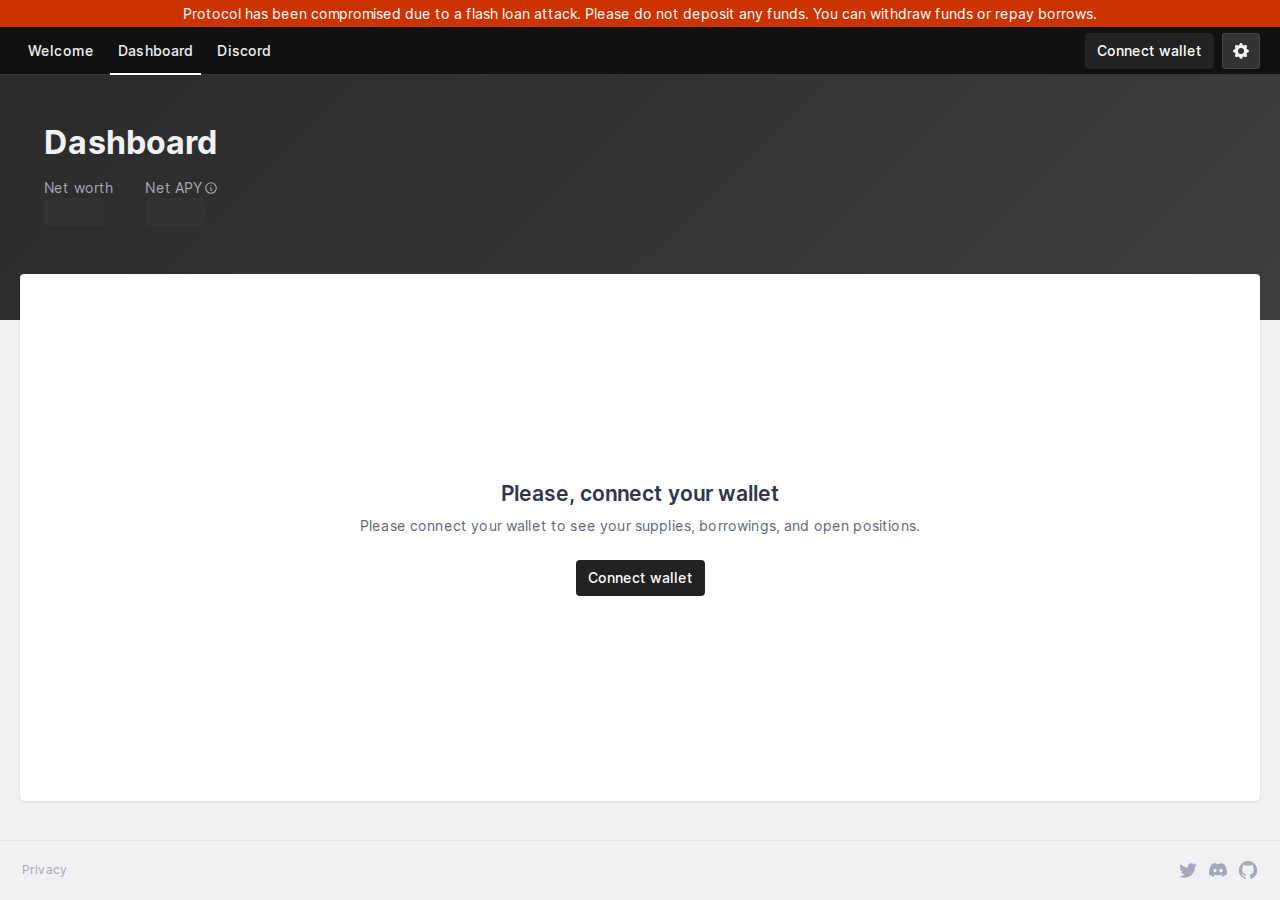
<file: dashboard/index.html>
<!DOCTYPE html><html lang="en"><head><meta charSet="utf-8"/><meta name="viewport" content="initial-scale=1, width=device-width"/><title>PolyLend - Open Source Liquidity Protocol</title><meta name="description" content="PolyLend is an Open Source Protocol to create Non-Custodial Liquidity Markets to earn interest on supplying and borrowing assets with a variable or stable interest rate. The protocol is designed for easy integration into your products and services."/><meta property="og:title" content="PolyLend - Open Source Liquidity Protocol"/><meta property="og:description" content="PolyLend is an Open Source Protocol to create Non-Custodial Liquidity Markets to earn interest on supplying and borrowing assets with a variable or stable interest rate. The protocol is designed for easy integration into your products and services."/><meta property="og:image" content="https://i.imgur.com/EkyPgDe.png"/><meta name="twitter:image" content="https://i.imgur.com/EkyPgDe.png"/><meta name="twitter:image:alt" content="aave governance image"/><meta name="twitter:site" content="@polylendxyz"/><meta property="twitter:card" content="summary_large_image"/><meta name="twitter:title" content="Open Source Liquidity Protocol"/><meta name="twitter:description" content="PolyLend is an Open Source Protocol to create Non-Custodial Liquidity Markets to earn interest on supplying and borrowing assets with a variable or stable interest rate. The protocol is designed for easy integration into your products and services."/><meta name="keywords" content="Decentralized Finance, DeFi, lending, borrowing, stablecoins, Ethereum, assets, erc-20, smart contracts, open finance, trustless"/><meta name="apple-mobile-web-app-title" content="PolyLend"/><meta name="apple-mobile-web-app-capable" content="yes"/><meta name="apple-mobile-web-app-status-bar-style" content="black"/><meta name="next-head-count" content="17"/><meta name="theme-color" content="#1B2030"/><link rel="shortcut icon" href="/favicon.ico"/><link rel="manifest" href="/manifest.json"/><style data-emotion="css-global 0"></style><style data-emotion="css-global kpnynb">html{-webkit-font-smoothing:antialiased;-moz-osx-font-smoothing:grayscale;box-sizing:border-box;-webkit-text-size-adjust:100%;}*,*::before,*::after{box-sizing:inherit;}strong,b{font-weight:700;}body{margin:0;color:#303549;background-color:#F1F1F3;}@media print{body{background-color:#fff;}}body::backdrop{background-color:#F1F1F3;}body{font-family:Inter,Arial;font-weight:400;font-size:0.875rem;min-width:375px;}body >div:first-of-type{min-height:100vh;display:-webkit-box;display:-webkit-flex;display:-ms-flexbox;display:flex;-webkit-flex-direction:column;-ms-flex-direction:column;flex-direction:column;}</style><style data-emotion="css-global animation-c7515d">@-webkit-keyframes animation-c7515d{0%{opacity:1;}50%{opacity:0.4;}100%{opacity:1;}}@keyframes animation-c7515d{0%{opacity:1;}50%{opacity:0.4;}100%{opacity:1;}}</style><style data-emotion="css wfzxzu 1me2gch 1dvha5n 16aiotu iyvzbl 1oo81ru i9gxme 128fi7s 1xshlis q5q60p 1100lx1 a8trvh 1ffgw2h 15cfj54 un9kpr 70qvj9 1nnbtin 1yp4ln 19d882k k7vncv ltjh6b j7qwjs 18biwo 1fzsl0k 1fa2btn ulme3a a9efdy 1rqf5ri mno8mr 1a8qn2o 11mxx5g 11zj654 roudg2 jnihsa 15zum9u 1k59fgg 1o62gjw qe1uop 10dohqv">.css-wfzxzu{height:48px;position:-webkit-sticky;position:sticky;top:0;-webkit-transition:top 300ms cubic-bezier(0.4, 0, 0.2, 1) 0ms;transition:top 300ms cubic-bezier(0.4, 0, 0.2, 1) 0ms;z-index:1100;background-color:#111;display:-webkit-box;display:-webkit-flex;display:-ms-flexbox;display:flex;-webkit-align-items:center;-webkit-box-align:center;-ms-flex-align:center;align-items:center;-webkit-flex-direction:space-between;-ms-flex-direction:space-between;flex-direction:space-between;box-shadow:inset 0px -1px 0px rgba(242, 243, 247, 0.16);}@media (min-width:0px){.css-wfzxzu{padding:8px 8px 8px 20px;}}@media (min-width:640px){.css-wfzxzu{padding:8px 20px;}}@media (min-width:0px){.css-1me2gch{display:none;}}@media (min-width:960px){.css-1me2gch{display:block;}}.css-1dvha5n{list-style:none;margin:0;padding:0;position:relative;display:-webkit-box;display:-webkit-flex;display:-ms-flexbox;display:flex;}.css-1dvha5n .MuiMenuItem-root+.MuiDivider-root,.css-1dvha5n .MuiDivider-root{margin-top:4px;margin-bottom:4px;}@media (min-width:0px){.css-1dvha5n{-webkit-align-items:flex-start;-webkit-box-align:flex-start;-ms-flex-align:flex-start;align-items:flex-start;-webkit-flex-direction:column;-ms-flex-direction:column;flex-direction:column;}}@media (min-width:960px){.css-1dvha5n{-webkit-align-items:center;-webkit-box-align:center;-ms-flex-align:center;align-items:center;-webkit-flex-direction:row;-ms-flex-direction:row;flex-direction:row;}}.css-16aiotu{display:-webkit-box;display:-webkit-flex;display:-ms-flexbox;display:flex;-webkit-box-pack:start;-ms-flex-pack:start;-webkit-justify-content:flex-start;justify-content:flex-start;-webkit-align-items:center;-webkit-box-align:center;-ms-flex-align:center;align-items:center;position:relative;-webkit-text-decoration:none;text-decoration:none;width:100%;box-sizing:border-box;text-align:left;}.css-16aiotu.Mui-focusVisible{background-color:#F1F1F3;}.css-16aiotu.Mui-selected{background-color:rgba(51, 51, 51, 0.08);}.css-16aiotu.Mui-selected.Mui-focusVisible{background-color:rgba(51, 51, 51, 0.2);}.css-16aiotu.Mui-disabled{opacity:0.38;}@media (min-width:0px){.css-16aiotu{width:100%;margin-right:0px;}}@media (min-width:960px){.css-16aiotu{width:unset;margin-right:8px;}}.css-iyvzbl{margin:0;font-family:Inter,Arial;font-weight:400;letter-spacing:0.009375rem;line-height:143%;font-size:0.875rem;color:#333;-webkit-text-decoration:none;text-decoration:none;display:-webkit-inline-box;display:-webkit-inline-flex;display:-ms-inline-flexbox;display:inline-flex;-webkit-align-items:center;-webkit-box-align:center;-ms-flex-align:center;align-items:center;-webkit-box-pack:center;-ms-flex-pack:center;-webkit-justify-content:center;justify-content:center;position:relative;box-sizing:border-box;-webkit-tap-highlight-color:transparent;background-color:transparent;outline:0;border:0;margin:0;border-radius:0;padding:0;cursor:pointer;-webkit-user-select:none;-moz-user-select:none;-ms-user-select:none;user-select:none;vertical-align:middle;-moz-appearance:none;-webkit-appearance:none;-webkit-text-decoration:none;text-decoration:none;color:inherit;min-width:64px;padding:6px 8px;border-radius:4px;-webkit-transition:background-color 250ms cubic-bezier(0.4, 0, 0.2, 1) 0ms,box-shadow 250ms cubic-bezier(0.4, 0, 0.2, 1) 0ms,border-color 250ms cubic-bezier(0.4, 0, 0.2, 1) 0ms,color 250ms cubic-bezier(0.4, 0, 0.2, 1) 0ms;transition:background-color 250ms cubic-bezier(0.4, 0, 0.2, 1) 0ms,box-shadow 250ms cubic-bezier(0.4, 0, 0.2, 1) 0ms,border-color 250ms cubic-bezier(0.4, 0, 0.2, 1) 0ms,color 250ms cubic-bezier(0.4, 0, 0.2, 1) 0ms;color:#333;box-shadow:none;border-radius:4px;font-family:Inter,Arial;font-weight:500;line-height:1.5rem;font-size:0.875rem;padding:6px 12px;color:#F1F1F3;padding:6px 8px;position:relative;}.css-iyvzbl::-moz-focus-inner{border-style:none;}.css-iyvzbl.Mui-disabled{pointer-events:none;cursor:default;}@media print{.css-iyvzbl{-webkit-print-color-adjust:exact;color-adjust:exact;}}.css-iyvzbl:hover{-webkit-text-decoration:none;text-decoration:none;background-color:rgba(51, 51, 51, 0.04);}@media (hover: none){.css-iyvzbl:hover{background-color:transparent;}}.css-iyvzbl.Mui-disabled{color:#BBBECA;}.css-iyvzbl:hover{box-shadow:none;}.css-iyvzbl.Mui-focusVisible{box-shadow:none;}.css-iyvzbl:active{box-shadow:none;}.css-iyvzbl.Mui-disabled{box-shadow:none;}.active.css-iyvzbl:after,.css-iyvzbl:hover.css-iyvzbl:after{-webkit-transform:scaleX(1);-moz-transform:scaleX(1);-ms-transform:scaleX(1);transform:scaleX(1);transform-origin:bottom left;}.css-iyvzbl:after{content:'';position:absolute;width:100%;-webkit-transform:scaleX(0);-moz-transform:scaleX(0);-ms-transform:scaleX(0);transform:scaleX(0);height:2px;bottom:-6px;left:0;background:#fff;transform-origin:bottom right;-webkit-transition:-webkit-transform 0.25s ease-out;transition:transform 0.25s ease-out;}.css-1oo81ru{margin:0;font-family:Inter,Arial;font-weight:400;letter-spacing:0.009375rem;line-height:143%;font-size:0.875rem;color:#333;-webkit-text-decoration:none;text-decoration:none;display:-webkit-inline-box;display:-webkit-inline-flex;display:-ms-inline-flexbox;display:inline-flex;-webkit-align-items:center;-webkit-box-align:center;-ms-flex-align:center;align-items:center;-webkit-box-pack:center;-ms-flex-pack:center;-webkit-justify-content:center;justify-content:center;position:relative;box-sizing:border-box;-webkit-tap-highlight-color:transparent;background-color:transparent;outline:0;border:0;margin:0;border-radius:0;padding:0;cursor:pointer;-webkit-user-select:none;-moz-user-select:none;-ms-user-select:none;user-select:none;vertical-align:middle;-moz-appearance:none;-webkit-appearance:none;-webkit-text-decoration:none;text-decoration:none;color:inherit;min-width:64px;padding:6px 8px;border-radius:4px;-webkit-transition:background-color 250ms cubic-bezier(0.4, 0, 0.2, 1) 0ms,box-shadow 250ms cubic-bezier(0.4, 0, 0.2, 1) 0ms,border-color 250ms cubic-bezier(0.4, 0, 0.2, 1) 0ms,color 250ms cubic-bezier(0.4, 0, 0.2, 1) 0ms;transition:background-color 250ms cubic-bezier(0.4, 0, 0.2, 1) 0ms,box-shadow 250ms cubic-bezier(0.4, 0, 0.2, 1) 0ms,border-color 250ms cubic-bezier(0.4, 0, 0.2, 1) 0ms,color 250ms cubic-bezier(0.4, 0, 0.2, 1) 0ms;color:#333;box-shadow:none;border-radius:4px;font-family:Inter,Arial;font-weight:500;line-height:1.5rem;font-size:0.875rem;padding:6px 12px;color:#F1F1F3;padding:6px 8px;position:relative;}.css-1oo81ru::-moz-focus-inner{border-style:none;}.css-1oo81ru.Mui-disabled{pointer-events:none;cursor:default;}@media print{.css-1oo81ru{-webkit-print-color-adjust:exact;color-adjust:exact;}}.css-1oo81ru:hover{-webkit-text-decoration:none;text-decoration:none;background-color:rgba(51, 51, 51, 0.04);}@media (hover: none){.css-1oo81ru:hover{background-color:transparent;}}.css-1oo81ru.Mui-disabled{color:#BBBECA;}.css-1oo81ru:hover{box-shadow:none;}.css-1oo81ru.Mui-focusVisible{box-shadow:none;}.css-1oo81ru:active{box-shadow:none;}.css-1oo81ru.Mui-disabled{box-shadow:none;}.active.css-1oo81ru:after,.css-1oo81ru:hover.css-1oo81ru:after{-webkit-transform:scaleX(1);-moz-transform:scaleX(1);-ms-transform:scaleX(1);transform:scaleX(1);transform-origin:bottom left;}.css-1oo81ru:after{content:'';position:absolute;width:100%;-webkit-transform:scaleX(0);-moz-transform:scaleX(0);-ms-transform:scaleX(0);transform:scaleX(0);height:2px;bottom:-6px;left:0;background:#fff;transform-origin:bottom right;-webkit-transition:-webkit-transform 0.25s ease-out;transition:transform 0.25s ease-out;}.css-i9gxme{-webkit-box-flex:1;-webkit-flex-grow:1;-ms-flex-positive:1;flex-grow:1;}.css-128fi7s{display:-webkit-inline-box;display:-webkit-inline-flex;display:-ms-inline-flexbox;display:inline-flex;-webkit-align-items:center;-webkit-box-align:center;-ms-flex-align:center;align-items:center;-webkit-box-pack:center;-ms-flex-pack:center;-webkit-justify-content:center;justify-content:center;position:relative;box-sizing:border-box;-webkit-tap-highlight-color:transparent;background-color:transparent;outline:0;border:0;margin:0;border-radius:0;padding:0;cursor:pointer;-webkit-user-select:none;-moz-user-select:none;-ms-user-select:none;user-select:none;vertical-align:middle;-moz-appearance:none;-webkit-appearance:none;-webkit-text-decoration:none;text-decoration:none;color:inherit;min-width:64px;padding:6px 16px;border-radius:4px;-webkit-transition:background-color 250ms cubic-bezier(0.4, 0, 0.2, 1) 0ms,box-shadow 250ms cubic-bezier(0.4, 0, 0.2, 1) 0ms,border-color 250ms cubic-bezier(0.4, 0, 0.2, 1) 0ms,color 250ms cubic-bezier(0.4, 0, 0.2, 1) 0ms;transition:background-color 250ms cubic-bezier(0.4, 0, 0.2, 1) 0ms,box-shadow 250ms cubic-bezier(0.4, 0, 0.2, 1) 0ms,border-color 250ms cubic-bezier(0.4, 0, 0.2, 1) 0ms,color 250ms cubic-bezier(0.4, 0, 0.2, 1) 0ms;box-shadow:none;border-radius:4px;font-family:Inter,Arial;font-weight:500;line-height:1.5rem;font-size:0.875rem;padding:6px 12px;color:#fff;background:linear-gradient(248.86deg, #222 10.51%, #222 93.41%);-webkit-transition:all 0.2s ease;transition:all 0.2s ease;}.css-128fi7s::-moz-focus-inner{border-style:none;}.css-128fi7s.Mui-disabled{pointer-events:none;cursor:default;}@media print{.css-128fi7s{-webkit-print-color-adjust:exact;color-adjust:exact;}}.css-128fi7s:hover{-webkit-text-decoration:none;text-decoration:none;background-color:rgba(48, 53, 73, 0.04);}@media (hover: none){.css-128fi7s:hover{background-color:transparent;}}.css-128fi7s.Mui-disabled{color:#BBBECA;}.css-128fi7s:hover{box-shadow:none;}.css-128fi7s.Mui-focusVisible{box-shadow:none;}.css-128fi7s:active{box-shadow:none;}.css-128fi7s.Mui-disabled{box-shadow:none;}.css-128fi7s:hover,.css-128fi7s.Mui-focusVisible{background:linear-gradient(248.86deg, #222 10.51%, #222 93.41%);opacity:0.9;}.css-1xshlis{display:-webkit-inline-box;display:-webkit-inline-flex;display:-ms-inline-flexbox;display:inline-flex;-webkit-align-items:center;-webkit-box-align:center;-ms-flex-align:center;align-items:center;-webkit-box-pack:center;-ms-flex-pack:center;-webkit-justify-content:center;justify-content:center;position:relative;box-sizing:border-box;-webkit-tap-highlight-color:transparent;background-color:transparent;outline:0;border:0;margin:0;border-radius:0;padding:0;cursor:pointer;-webkit-user-select:none;-moz-user-select:none;-ms-user-select:none;user-select:none;vertical-align:middle;-moz-appearance:none;-webkit-appearance:none;-webkit-text-decoration:none;text-decoration:none;color:inherit;min-width:64px;padding:6px 16px;border-radius:4px;-webkit-transition:background-color 250ms cubic-bezier(0.4, 0, 0.2, 1) 0ms,box-shadow 250ms cubic-bezier(0.4, 0, 0.2, 1) 0ms,border-color 250ms cubic-bezier(0.4, 0, 0.2, 1) 0ms,color 250ms cubic-bezier(0.4, 0, 0.2, 1) 0ms;transition:background-color 250ms cubic-bezier(0.4, 0, 0.2, 1) 0ms,box-shadow 250ms cubic-bezier(0.4, 0, 0.2, 1) 0ms,border-color 250ms cubic-bezier(0.4, 0, 0.2, 1) 0ms,color 250ms cubic-bezier(0.4, 0, 0.2, 1) 0ms;box-shadow:none;border-radius:4px;font-family:Inter,Arial;font-weight:500;line-height:1.5rem;font-size:0.875rem;padding:6px 12px;color:#fff;border:1px solid;border-color:#EBEBED1F;background-color:#333;padding:7px 8px;min-width:unset;margin-left:8px;}.css-1xshlis::-moz-focus-inner{border-style:none;}.css-1xshlis.Mui-disabled{pointer-events:none;cursor:default;}@media print{.css-1xshlis{-webkit-print-color-adjust:exact;color-adjust:exact;}}.css-1xshlis:hover{-webkit-text-decoration:none;text-decoration:none;background-color:rgba(48, 53, 73, 0.04);}@media (hover: none){.css-1xshlis:hover{background-color:transparent;}}.css-1xshlis.Mui-disabled{color:#BBBECA;}.css-1xshlis:hover{box-shadow:none;}.css-1xshlis.Mui-focusVisible{box-shadow:none;}.css-1xshlis:active{box-shadow:none;}.css-1xshlis.Mui-disabled{box-shadow:none;}.css-1xshlis:hover,.css-1xshlis.Mui-focusVisible{background-color:#111;}.css-q5q60p{-webkit-user-select:none;-moz-user-select:none;-ms-user-select:none;user-select:none;width:1em;height:1em;display:inline-block;fill:currentColor;-webkit-flex-shrink:0;-ms-flex-negative:0;flex-shrink:0;-webkit-transition:fill 200ms cubic-bezier(0.4, 0, 0.2, 1) 0ms;transition:fill 200ms cubic-bezier(0.4, 0, 0.2, 1) 0ms;font-size:1.25rem;color:#F1F1F3;}@media (min-width:0px){.css-1100lx1{display:-webkit-box;display:-webkit-flex;display:-ms-flexbox;display:flex;}}@media (min-width:960px){.css-1100lx1{display:none;}}.css-a8trvh{display:-webkit-box;display:-webkit-flex;display:-ms-flexbox;display:flex;-webkit-flex-direction:column;-ms-flex-direction:column;flex-direction:column;-webkit-flex:1;-ms-flex:1;flex:1;z-index:0;}.css-1ffgw2h{color:#F1F1F3;}@media (min-width:0px){.css-1ffgw2h{padding-top:40px;padding-bottom:72px;}}@media (min-width:960px){.css-1ffgw2h{padding-top:48px;padding-bottom:80px;}}@media (min-width:1280px){.css-1ffgw2h{padding-bottom:94px;}}@media (min-width:1575px){.css-1ffgw2h{padding-bottom:92px;}}@media (min-width:1800px){.css-1ffgw2h{padding-bottom:96px;}}.css-15cfj54{width:100%;margin-left:auto;box-sizing:border-box;margin-right:auto;display:block;padding-left:8px;padding-right:8px;display:-webkit-box;display:-webkit-flex;display:-ms-flexbox;display:flex;-webkit-flex-direction:column;-ms-flex-direction:column;flex-direction:column;-webkit-flex:1;-ms-flex:1;flex:1;padding-bottom:39px;padding-bottom:0px;z-index:2;}@media (min-width:760px){.css-15cfj54{padding-left:12px;padding-right:12px;}}@media (min-width:1280px){.css-15cfj54{max-width:1280px;}}@media (min-width:0px){.css-15cfj54{padding-left:8px;padding-right:8px;}}@media (min-width:640px){.css-15cfj54{padding-left:20px;padding-right:20px;}}@media (min-width:760px){.css-15cfj54{padding-left:48px;padding-right:48px;}}@media (min-width:960px){.css-15cfj54{padding-left:96px;padding-right:96px;}}@media (min-width:1280px){.css-15cfj54{padding-left:20px;padding-right:20px;}}@media (min-width:1575px){.css-15cfj54{max-width:unset;padding-left:96px;padding-right:96px;}}@media (min-width:1800px){.css-15cfj54{padding-left:0;padding-right:0;max-width:1440px;}}.css-un9kpr{z-index:1;}@media (min-width:0px){.css-un9kpr{padding-left:16px;padding-right:16px;}}@media (min-width:640px){.css-un9kpr{padding-left:24px;padding-right:24px;}}.css-70qvj9{display:-webkit-box;display:-webkit-flex;display:-ms-flexbox;display:flex;-webkit-align-items:center;-webkit-box-align:center;-ms-flex-align:center;align-items:center;}.css-1nnbtin{display:-webkit-box;display:-webkit-flex;display:-ms-flexbox;display:flex;-webkit-align-items:flex-start;-webkit-box-align:flex-start;-ms-flex-align:flex-start;align-items:flex-start;margin-bottom:16px;-webkit-flex-direction:column;-ms-flex-direction:column;flex-direction:column;}.css-1yp4ln{display:-webkit-box;display:-webkit-flex;display:-ms-flexbox;display:flex;-webkit-align-items:flex-start;-webkit-box-align:flex-start;-ms-flex-align:flex-start;align-items:flex-start;}.css-19d882k{margin:0;font-family:Inter,Arial;font-weight:700;letter-spacing:0.015625rem;line-height:123.5%;font-size:1.75rem;color:text.white;}@media (min-width:0px){.css-19d882k{margin-right:20px;margin-bottom:4px;}}@media (min-width:640px){.css-19d882k{margin-right:12px;margin-bottom:0px;}}.css-k7vncv{display:-webkit-box;display:-webkit-flex;display:-ms-flexbox;display:flex;-webkit-align-items:flex-start;-webkit-box-align:flex-start;-ms-flex-align:flex-start;align-items:flex-start;-webkit-box-flex-wrap:wrap;-webkit-flex-wrap:wrap;-ms-flex-wrap:wrap;flex-wrap:wrap;width:100%;}@media (min-width:0px){.css-k7vncv{gap:12px;}}@media (min-width:640px){.css-k7vncv{gap:32px;}}.css-ltjh6b{display:-webkit-box;display:-webkit-flex;display:-ms-flexbox;display:flex;-webkit-align-items:center;-webkit-box-align:center;-ms-flex-align:center;align-items:center;}@media (min-width:0px){.css-ltjh6b{width:calc(50% - 12px);}}@media (min-width:640px){.css-ltjh6b{width:unset;}}.css-j7qwjs{display:-webkit-box;display:-webkit-flex;display:-ms-flexbox;display:flex;-webkit-flex-direction:column;-ms-flex-direction:column;flex-direction:column;}.css-18biwo{display:-webkit-inline-box;display:-webkit-inline-flex;display:-ms-inline-flexbox;display:inline-flex;-webkit-align-items:center;-webkit-box-align:center;-ms-flex-align:center;align-items:center;}.css-1fzsl0k{margin:0;font-family:Inter,Arial;font-weight:400;letter-spacing:0.009375rem;line-height:1rem;font-size:0.75rem;color:#A5A8B6;}.css-1fa2btn{display:block;background-color:rgba(48, 53, 73, 0.11);height:auto;margin-top:0;margin-bottom:0;transform-origin:0 55%;-webkit-transform:scale(1, 0.60);-moz-transform:scale(1, 0.60);-ms-transform:scale(1, 0.60);transform:scale(1, 0.60);border-radius:4px/6.7px;-webkit-animation:animation-c7515d 1.5s ease-in-out 0.5s infinite;animation:animation-c7515d 1.5s ease-in-out 0.5s infinite;-webkit-transform:unset;-moz-transform:unset;-ms-transform:unset;transform:unset;background:#333;}.css-1fa2btn:empty:before{content:"\00a0";}.css-ulme3a{display:-webkit-inline-box;display:-webkit-inline-flex;display:-ms-inline-flexbox;display:inline-flex;cursor:pointer;-webkit-transition:all 0.2s ease;transition:all 0.2s ease;}.css-ulme3a:hover{opacity:0.5;}.css-a9efdy{display:-webkit-inline-box;display:-webkit-inline-flex;display:-ms-inline-flexbox;display:inline-flex;-webkit-align-items:center;-webkit-box-align:center;-ms-flex-align:center;align-items:center;-webkit-box-pack:center;-ms-flex-pack:center;-webkit-justify-content:center;justify-content:center;position:relative;box-sizing:border-box;-webkit-tap-highlight-color:transparent;background-color:transparent;outline:0;border:0;margin:0;border-radius:0;padding:0;cursor:pointer;-webkit-user-select:none;-moz-user-select:none;-ms-user-select:none;user-select:none;vertical-align:middle;-moz-appearance:none;-webkit-appearance:none;-webkit-text-decoration:none;text-decoration:none;color:inherit;text-align:center;-webkit-flex:0 0 auto;-ms-flex:0 0 auto;flex:0 0 auto;font-size:1.5rem;padding:8px;border-radius:50%;overflow:visible;color:#8E92A3;-webkit-transition:background-color 150ms cubic-bezier(0.4, 0, 0.2, 1) 0ms;transition:background-color 150ms cubic-bezier(0.4, 0, 0.2, 1) 0ms;display:-webkit-box;display:-webkit-flex;display:-ms-flexbox;display:flex;-webkit-align-items:center;-webkit-box-align:center;-ms-flex-align:center;align-items:center;-webkit-box-pack:center;-ms-flex-pack:center;-webkit-justify-content:center;justify-content:center;width:14px;height:14px;border-radius:50%;padding:0px;min-width:0;margin-left:2px;}.css-a9efdy::-moz-focus-inner{border-style:none;}.css-a9efdy.Mui-disabled{pointer-events:none;cursor:default;}@media print{.css-a9efdy{-webkit-print-color-adjust:exact;color-adjust:exact;}}.css-a9efdy:hover{background-color:rgba(142, 146, 163, 0.04);}@media (hover: none){.css-a9efdy:hover{background-color:transparent;}}.css-a9efdy.Mui-disabled{background-color:transparent;color:#BBBECA;}.css-1rqf5ri{-webkit-user-select:none;-moz-user-select:none;-ms-user-select:none;user-select:none;width:1em;height:1em;display:inline-block;fill:currentColor;-webkit-flex-shrink:0;-ms-flex-negative:0;flex-shrink:0;-webkit-transition:fill 200ms cubic-bezier(0.4, 0, 0.2, 1) 0ms;transition:fill 200ms cubic-bezier(0.4, 0, 0.2, 1) 0ms;font-size:1.5rem;font-size:14px;color:#A5A8B6;border-radius:50%;}.css-1rqf5ri:hover{color:#0062D2;}.css-mno8mr{display:-webkit-box;display:-webkit-flex;display:-ms-flexbox;display:flex;-webkit-flex-direction:column;-ms-flex-direction:column;flex-direction:column;z-index:1;-webkit-flex:1;-ms-flex:1;flex:1;}@media (min-width:0px){.css-mno8mr{margin-top:-32px;}}@media (min-width:1280px){.css-mno8mr{margin-top:-46px;}}@media (min-width:1575px){.css-mno8mr{margin-top:-44px;}}@media (min-width:1800px){.css-mno8mr{margin-top:-48px;}}.css-1a8qn2o{width:100%;margin-left:auto;box-sizing:border-box;margin-right:auto;display:block;padding-left:8px;padding-right:8px;display:-webkit-box;display:-webkit-flex;display:-ms-flexbox;display:flex;-webkit-flex-direction:column;-ms-flex-direction:column;flex-direction:column;-webkit-flex:1;-ms-flex:1;flex:1;padding-bottom:39px;}@media (min-width:760px){.css-1a8qn2o{padding-left:12px;padding-right:12px;}}@media (min-width:1280px){.css-1a8qn2o{max-width:1280px;}}@media (min-width:0px){.css-1a8qn2o{padding-left:8px;padding-right:8px;}}@media (min-width:640px){.css-1a8qn2o{padding-left:20px;padding-right:20px;}}@media (min-width:760px){.css-1a8qn2o{padding-left:48px;padding-right:48px;}}@media (min-width:960px){.css-1a8qn2o{padding-left:96px;padding-right:96px;}}@media (min-width:1280px){.css-1a8qn2o{padding-left:20px;padding-right:20px;}}@media (min-width:1575px){.css-1a8qn2o{max-width:unset;padding-left:96px;padding-right:96px;}}@media (min-width:1800px){.css-1a8qn2o{padding-left:0;padding-right:0;max-width:1440px;}}.css-11mxx5g{background-color:#FFFFFF;color:#303549;-webkit-transition:box-shadow 300ms cubic-bezier(0.4, 0, 0.2, 1) 0ms;transition:box-shadow 300ms cubic-bezier(0.4, 0, 0.2, 1) 0ms;border-radius:4px;box-shadow:0px 2px 1px -1px rgba(0,0,0,0.2),0px 1px 1px 0px rgba(0,0,0,0.14),0px 1px 3px 0px rgba(0,0,0,0.12);border-radius:4px;box-shadow:0px 2px 1px rgba(0, 0, 0, 0.05),0px 0px 1px rgba(0, 0, 0, 0.25);display:-webkit-box;display:-webkit-flex;display:-ms-flexbox;display:flex;-webkit-flex-direction:column;-ms-flex-direction:column;flex-direction:column;-webkit-align-items:center;-webkit-box-align:center;-ms-flex-align:center;align-items:center;-webkit-box-pack:center;-ms-flex-pack:center;-webkit-justify-content:center;justify-content:center;text-align:center;padding:16px;-webkit-flex:1;-ms-flex:1;flex:1;}.css-11zj654{margin:0;font-family:Inter,Arial;font-weight:600;letter-spacing:unset;line-height:133.4%;font-size:1.3125rem;margin-bottom:8px;}.css-roudg2{margin:0;font-family:Inter,Arial;font-weight:400;letter-spacing:0.009375rem;line-height:143%;font-size:0.875rem;color:#62677B;margin-bottom:24px;}.css-jnihsa{display:-webkit-box;display:-webkit-flex;display:-ms-flexbox;display:flex;width:100%;-webkit-box-pack:justify;-webkit-justify-content:space-between;justify-content:space-between;-webkit-align-items:center;-webkit-box-align:center;-ms-flex-align:center;align-items:center;gap:22px;box-shadow:inset 0px 1px 0px rgba(0, 0, 0, 0.04);}@media (min-width:0px){.css-jnihsa{padding:22px 0px 40px 0px;-webkit-flex-direction:column;-ms-flex-direction:column;flex-direction:column;}}@media (min-width:640px){.css-jnihsa{padding:0 22px 0 40px;-webkit-flex-direction:column;-ms-flex-direction:column;flex-direction:column;}}@media (min-width:760px){.css-jnihsa{padding:20px 22px;-webkit-flex-direction:row;-ms-flex-direction:row;flex-direction:row;}}.css-15zum9u{display:-webkit-box;display:-webkit-flex;display:-ms-flexbox;display:flex;gap:10px;-webkit-align-items:center;-webkit-box-align:center;-ms-flex-align:center;align-items:center;}.css-1k59fgg{margin:0;font-family:Inter,Arial;font-weight:400;letter-spacing:0.009375rem;line-height:143%;font-size:0.875rem;color:#333;-webkit-text-decoration:none;text-decoration:none;color:#A5A8B6;display:-webkit-box;display:-webkit-flex;display:-ms-flexbox;display:flex;-webkit-align-items:center;-webkit-box-align:center;-ms-flex-align:center;align-items:center;}.css-1k59fgg:hover{color:#303549;}.css-1o62gjw{margin:0;font-family:Inter,Arial;font-weight:400;letter-spacing:0.009375rem;line-height:1rem;font-size:0.75rem;}.css-qe1uop{-webkit-user-select:none;-moz-user-select:none;-ms-user-select:none;user-select:none;width:1em;height:1em;display:inline-block;fill:currentColor;-webkit-flex-shrink:0;-ms-flex-negative:0;flex-shrink:0;-webkit-transition:fill 200ms cubic-bezier(0.4, 0, 0.2, 1) 0ms;transition:fill 200ms cubic-bezier(0.4, 0, 0.2, 1) 0ms;font-size:1.5rem;}@media (min-width:0px){.css-qe1uop{font-size:24px;}}@media (min-width:640px){.css-qe1uop{font-size:24px;}}@media (min-width:760px){.css-qe1uop{font-size:20px;}}.css-10dohqv{-webkit-user-select:none;-moz-user-select:none;-ms-user-select:none;user-select:none;width:1em;height:1em;display:inline-block;fill:currentColor;-webkit-flex-shrink:0;-ms-flex-negative:0;flex-shrink:0;-webkit-transition:fill 200ms cubic-bezier(0.4, 0, 0.2, 1) 0ms;transition:fill 200ms cubic-bezier(0.4, 0, 0.2, 1) 0ms;font-size:1.5rem;}</style><link rel="preload" href="/_next/static/css/1fce86bcfcf00a40.css" as="style"/><link rel="stylesheet" href="/_next/static/css/1fce86bcfcf00a40.css" data-n-g=""/><noscript data-n-css=""></noscript><script defer="" nomodule="" src="/_next/static/chunks/polyfills-5cd94c89d3acac5f.js"></script><script src="/_next/static/chunks/webpack-323c93bd8745c7dc.js" defer=""></script><script src="/_next/static/chunks/framework-bb5c596eafb42b22.js" defer=""></script><script src="/_next/static/chunks/main-5d9d21faa54fd8bf.js" defer=""></script><script src="/_next/static/chunks/pages/_app-793f6eb93545e672.js" defer=""></script><script src="/_next/static/chunks/223-cdb715c2d8232752.js" defer=""></script><script src="/_next/static/chunks/744-d2a8084df4646346.js" defer=""></script><script src="/_next/static/chunks/pages/dashboard-7ad9e52e32a3b68f.js" defer=""></script><script src="/_next/static/OLriIIfeFRRiqyLO4etGv/_buildManifest.js" defer=""></script><script src="/_next/static/OLriIIfeFRRiqyLO4etGv/_ssgManifest.js" defer=""></script><script src="/_next/static/OLriIIfeFRRiqyLO4etGv/_middlewareManifest.js" defer=""></script></head><body><div id="__next" data-reactroot=""><div class="MuiBox-root css-0"><div style="text-align:center;background-color:#cc3300;color:#fff;padding:5px">Protocol has been compromised due to a flash loan attack. Please do not deposit any funds. You can withdraw funds or repay borrows.</div><header class="MuiBox-root css-wfzxzu"><div class="MuiBox-root css-1me2gch"><ul class="MuiList-root css-1dvha5n"><li class="MuiListItem-root MuiListItem-gutters css-16aiotu" data-cy="menuMarkets"><a class="MuiTypography-root MuiTypography-description MuiLink-root MuiLink-underlineNone MuiButtonBase-root MuiButton-root MuiButton-text MuiButton-textPrimary MuiButton-sizeMedium MuiButton-textSizeMedium MuiButton-disableElevation MuiButton-root MuiButton-text MuiButton-textPrimary MuiButton-sizeMedium MuiButton-textSizeMedium MuiButton-disableElevation css-1oo81ru" tabindex="0" href="/">Welcome</a></li><li class="MuiListItem-root MuiListItem-gutters css-16aiotu" data-cy="menuDashboard"><a class="MuiTypography-root MuiTypography-description MuiLink-root MuiLink-underlineNone MuiButtonBase-root MuiButton-root MuiButton-text MuiButton-textPrimary MuiButton-sizeMedium MuiButton-textSizeMedium MuiButton-disableElevation MuiButton-root MuiButton-text MuiButton-textPrimary MuiButton-sizeMedium MuiButton-textSizeMedium MuiButton-disableElevation active css-1oo81ru" tabindex="0" href="/dashboard/">Dashboard</a></li><li class="MuiListItem-root MuiListItem-gutters css-16aiotu" data-cy="menuDiscord"><a class="MuiTypography-root MuiTypography-description MuiLink-root MuiLink-underlineNone MuiButtonBase-root MuiButton-root MuiButton-text MuiButton-textPrimary MuiButton-sizeMedium MuiButton-textSizeMedium MuiButton-disableElevation MuiButton-root MuiButton-text MuiButton-textPrimary MuiButton-sizeMedium MuiButton-textSizeMedium MuiButton-disableElevation css-iyvzbl" href="https://discord.gg/kYz7QBPXN7" target="_blank" rel="noopener" tabindex="0">Discord</a></li></ul></div><div class="MuiBox-root css-i9gxme"></div><button class="MuiButtonBase-root MuiButton-root MuiButton-gradient MuiButton-gradientPrimary MuiButton-sizeMedium MuiButton-gradientSizeMedium MuiButton-disableElevation MuiButton-root MuiButton-gradient MuiButton-gradientPrimary MuiButton-sizeMedium MuiButton-gradientSizeMedium MuiButton-disableElevation css-128fi7s" tabindex="0" type="button" aria-label="wallet" id="wallet-button" aria-haspopup="true">Connect wallet</button><div class="MuiBox-root css-1me2gch"><button class="MuiButtonBase-root MuiButton-root MuiButton-surface MuiButton-surfacePrimary MuiButton-sizeMedium MuiButton-surfaceSizeMedium MuiButton-disableElevation MuiButton-root MuiButton-surface MuiButton-surfacePrimary MuiButton-sizeMedium MuiButton-surfaceSizeMedium MuiButton-disableElevation css-1xshlis" tabindex="0" type="button" aria-label="settings" id="settings-button" aria-haspopup="true"><svg class="MuiSvgIcon-root MuiSvgIcon-fontSizeSmall css-q5q60p" focusable="false" aria-hidden="true" viewBox="0 0 24 24"><svg xmlns="http://www.w3.org/2000/svg" viewBox="0 0 20 20" fill="currentColor" aria-hidden="true"><path fill-rule="evenodd" d="M11.49 3.17c-.38-1.56-2.6-1.56-2.98 0a1.532 1.532 0 01-2.286.948c-1.372-.836-2.942.734-2.106 2.106.54.886.061 2.042-.947 2.287-1.561.379-1.561 2.6 0 2.978a1.532 1.532 0 01.947 2.287c-.836 1.372.734 2.942 2.106 2.106a1.532 1.532 0 012.287.947c.379 1.561 2.6 1.561 2.978 0a1.533 1.533 0 012.287-.947c1.372.836 2.942-.734 2.106-2.106a1.533 1.533 0 01.947-2.287c1.561-.379 1.561-2.6 0-2.978a1.532 1.532 0 01-.947-2.287c.836-1.372-.734-2.942-2.106-2.106a1.532 1.532 0 01-2.287-.947zM10 13a3 3 0 100-6 3 3 0 000 6z" clip-rule="evenodd"></path></svg></svg></button></div><div class="MuiBox-root css-1100lx1"><button class="MuiButtonBase-root MuiButton-root MuiButton-surface MuiButton-surfacePrimary MuiButton-sizeMedium MuiButton-surfaceSizeMedium MuiButton-disableElevation MuiButton-root MuiButton-surface MuiButton-surfacePrimary MuiButton-sizeMedium MuiButton-surfaceSizeMedium MuiButton-disableElevation css-1xshlis" tabindex="0" type="button" id="settings-button-mobile"><svg class="MuiSvgIcon-root MuiSvgIcon-fontSizeSmall css-q5q60p" focusable="false" aria-hidden="true" viewBox="0 0 24 24"><svg xmlns="http://www.w3.org/2000/svg" fill="none" viewBox="0 0 24 24" stroke-width="2" stroke="currentColor" aria-hidden="true"><path stroke-linecap="round" stroke-linejoin="round" d="M4 6h16M4 12h16M4 18h16"></path></svg></svg></button></div></header></div><main class="MuiBox-root css-a8trvh"><div class="animated-bg MuiBox-root css-1ffgw2h"><div class="animated-bg-cover"></div><div class="MuiContainer-root MuiContainer-maxWidthLg css-15cfj54"><div class="MuiBox-root css-un9kpr"><div class="MuiBox-root css-70qvj9"><div class="MuiBox-root css-1nnbtin"><div class="MuiBox-root css-1yp4ln"><h1 class="MuiTypography-root MuiTypography-h1 css-19d882k">Dashboard</h1></div></div></div><div class="MuiBox-root css-k7vncv"><div class="MuiBox-root css-ltjh6b"><div class="MuiBox-root css-j7qwjs"><div class="MuiBox-root css-18biwo"><div class="MuiTypography-root MuiTypography-caption css-1fzsl0k">Net worth</div></div><span class="MuiSkeleton-root MuiSkeleton-text MuiSkeleton-pulse css-1fa2btn" style="width:60px;height:24px"></span></div></div><div class="MuiBox-root css-ltjh6b"><div class="MuiBox-root css-j7qwjs"><div class="MuiBox-root css-18biwo"><div class="MuiTypography-root MuiTypography-caption css-1fzsl0k"><div style="display:flex">Net APY<div class="MuiBox-root css-70qvj9"><div class="MuiBox-root css-ulme3a"><button class="MuiButtonBase-root MuiIconButton-root MuiIconButton-sizeMedium css-a9efdy" tabindex="0" type="button"><svg class="MuiSvgIcon-root MuiSvgIcon-fontSizeMedium css-1rqf5ri" focusable="false" aria-hidden="true" viewBox="0 0 24 24"><svg xmlns="http://www.w3.org/2000/svg" fill="none" viewBox="0 0 24 24" stroke-width="2" stroke="currentColor" aria-hidden="true"><path stroke-linecap="round" stroke-linejoin="round" d="M13 16h-1v-4h-1m1-4h.01M21 12a9 9 0 11-18 0 9 9 0 0118 0z"></path></svg></svg></button></div></div></div></div></div><span class="MuiSkeleton-root MuiSkeleton-text MuiSkeleton-pulse css-1fa2btn" style="width:60px;height:24px"></span></div></div></div></div></div></div><div class="MuiBox-root css-mno8mr"><div class="MuiContainer-root MuiContainer-maxWidthLg css-1a8qn2o"><div class="MuiPaper-root MuiPaper-elevation MuiPaper-rounded MuiPaper-elevation1 css-11mxx5g"><h2 class="MuiTypography-root MuiTypography-h2 css-11zj654">Please, connect your wallet</h2><p class="MuiTypography-root MuiTypography-description css-roudg2">Please connect your wallet to see your supplies, borrowings, and open positions.</p><button class="MuiButtonBase-root MuiButton-root MuiButton-gradient MuiButton-gradientPrimary MuiButton-sizeMedium MuiButton-gradientSizeMedium MuiButton-disableElevation MuiButton-root MuiButton-gradient MuiButton-gradientPrimary MuiButton-sizeMedium MuiButton-gradientSizeMedium MuiButton-disableElevation css-128fi7s" tabindex="0" type="button">Connect wallet</button></div></div></div></main><div class="MuiBox-root css-jnihsa"><div class="MuiBox-root css-15zum9u"><a class="MuiTypography-root MuiTypography-description MuiLink-root MuiLink-underlineNone css-1k59fgg" href="https://aave.com/privacy-policy/" target="_blank" rel="noopener"><p class="MuiTypography-root MuiTypography-caption css-1o62gjw">Privacy</p></a></div><div class="MuiBox-root css-15zum9u"><a class="MuiTypography-root MuiTypography-description MuiLink-root MuiLink-underlineNone css-1k59fgg" href="https://twitter.com/polylendxyz" target="_blank" rel="noopener"><svg class="MuiSvgIcon-root MuiSvgIcon-fontSizeMedium css-qe1uop" focusable="false" aria-hidden="true" viewBox="0 0 24 24"><svg class="MuiSvgIcon-root MuiSvgIcon-fontSizeMedium css-10dohqv" focusable="false" aria-hidden="true" viewBox="0 0 24 24" data-testid="TwitterIcon"><path d="M22.46 6c-.77.35-1.6.58-2.46.69.88-.53 1.56-1.37 1.88-2.38-.83.5-1.75.85-2.72 1.05C18.37 4.5 17.26 4 16 4c-2.35 0-4.27 1.92-4.27 4.29 0 .34.04.67.11.98C8.28 9.09 5.11 7.38 3 4.79c-.37.63-.58 1.37-.58 2.15 0 1.49.75 2.81 1.91 3.56-.71 0-1.37-.2-1.95-.5v.03c0 2.08 1.48 3.82 3.44 4.21a4.22 4.22 0 0 1-1.93.07 4.28 4.28 0 0 0 4 2.98 8.521 8.521 0 0 1-5.33 1.84c-.34 0-.68-.02-1.02-.06C3.44 20.29 5.7 21 8.12 21 16 21 20.33 14.46 20.33 8.79c0-.19 0-.37-.01-.56.84-.6 1.56-1.36 2.14-2.23z"></path></svg></svg></a><a class="MuiTypography-root MuiTypography-description MuiLink-root MuiLink-underlineNone css-1k59fgg" href="https://discord.polylend.xyz/" target="_blank" rel="noopener"><svg class="MuiSvgIcon-root MuiSvgIcon-fontSizeMedium css-qe1uop" focusable="false" aria-hidden="true" viewBox="0 0 24 24"><svg viewBox="0 0 20 20" xmlns="http://www.w3.org/2000/svg"><path d="M16.238 4.137a14.845 14.845 0 0 0-3.664-1.136.056.056 0 0 0-.059.028c-.158.281-.334.648-.456.937a13.703 13.703 0 0 0-4.115 0 9.483 9.483 0 0 0-.464-.937A.058.058 0 0 0 7.422 3c-1.286.221-2.516.61-3.664 1.136a.052.052 0 0 0-.024.021C1.4 7.644.76 11.045 1.074 14.403a.062.062 0 0 0 .024.042 14.926 14.926 0 0 0 4.494 2.273.058.058 0 0 0 .064-.021c.346-.473.654-.972.92-1.496a.057.057 0 0 0-.032-.08 9.831 9.831 0 0 1-1.404-.668.058.058 0 0 1-.006-.096 7.67 7.67 0 0 0 .279-.219.056.056 0 0 1 .058-.008c2.946 1.345 6.135 1.345 9.046 0a.056.056 0 0 1 .06.008 7.7 7.7 0 0 0 .279.219.058.058 0 0 1-.005.096 9.228 9.228 0 0 1-1.405.668.057.057 0 0 0-.03.08c.27.524.578 1.022.918 1.495.014.02.04.029.063.021a14.877 14.877 0 0 0 4.502-2.272.058.058 0 0 0 .023-.041c.376-3.883-.628-7.255-2.66-10.245a.046.046 0 0 0-.024-.022Zm-9.223 8.221c-.887 0-1.618-.814-1.618-1.814S6.114 8.73 7.015 8.73c.908 0 1.632.821 1.618 1.814 0 1-.717 1.814-1.618 1.814Zm5.981 0c-.887 0-1.618-.814-1.618-1.814s.717-1.814 1.618-1.814c.908 0 1.632.821 1.618 1.814 0 1-.71 1.814-1.618 1.814Z"></path></svg></svg></a><a class="MuiTypography-root MuiTypography-description MuiLink-root MuiLink-underlineNone css-1k59fgg" href="https://github.com/polylendxyz" target="_blank" rel="noopener"><svg class="MuiSvgIcon-root MuiSvgIcon-fontSizeMedium css-qe1uop" focusable="false" aria-hidden="true" viewBox="0 0 24 24"><svg class="MuiSvgIcon-root MuiSvgIcon-fontSizeMedium css-10dohqv" focusable="false" aria-hidden="true" viewBox="0 0 24 24" data-testid="GitHubIcon"><path d="M12 1.27a11 11 0 00-3.48 21.46c.55.09.73-.28.73-.55v-1.84c-3.03.64-3.67-1.46-3.67-1.46-.55-1.29-1.28-1.65-1.28-1.65-.92-.65.1-.65.1-.65 1.1 0 1.73 1.1 1.73 1.1.92 1.65 2.57 1.2 3.21.92a2 2 0 01.64-1.47c-2.47-.27-5.04-1.19-5.04-5.5 0-1.1.46-2.1 1.2-2.84a3.76 3.76 0 010-2.93s.91-.28 3.11 1.1c1.8-.49 3.7-.49 5.5 0 2.1-1.38 3.02-1.1 3.02-1.1a3.76 3.76 0 010 2.93c.83.74 1.2 1.74 1.2 2.94 0 4.21-2.57 5.13-5.04 5.4.45.37.82.92.82 2.02v3.03c0 .27.1.64.73.55A11 11 0 0012 1.27"></path></svg></svg></a></div></div></div><script id="__NEXT_DATA__" type="application/json">{"props":{"pageProps":{}},"page":"/dashboard","query":{},"buildId":"OLriIIfeFRRiqyLO4etGv","nextExport":true,"autoExport":true,"isFallback":false,"scriptLoader":[]}</script></body></html>
</file>
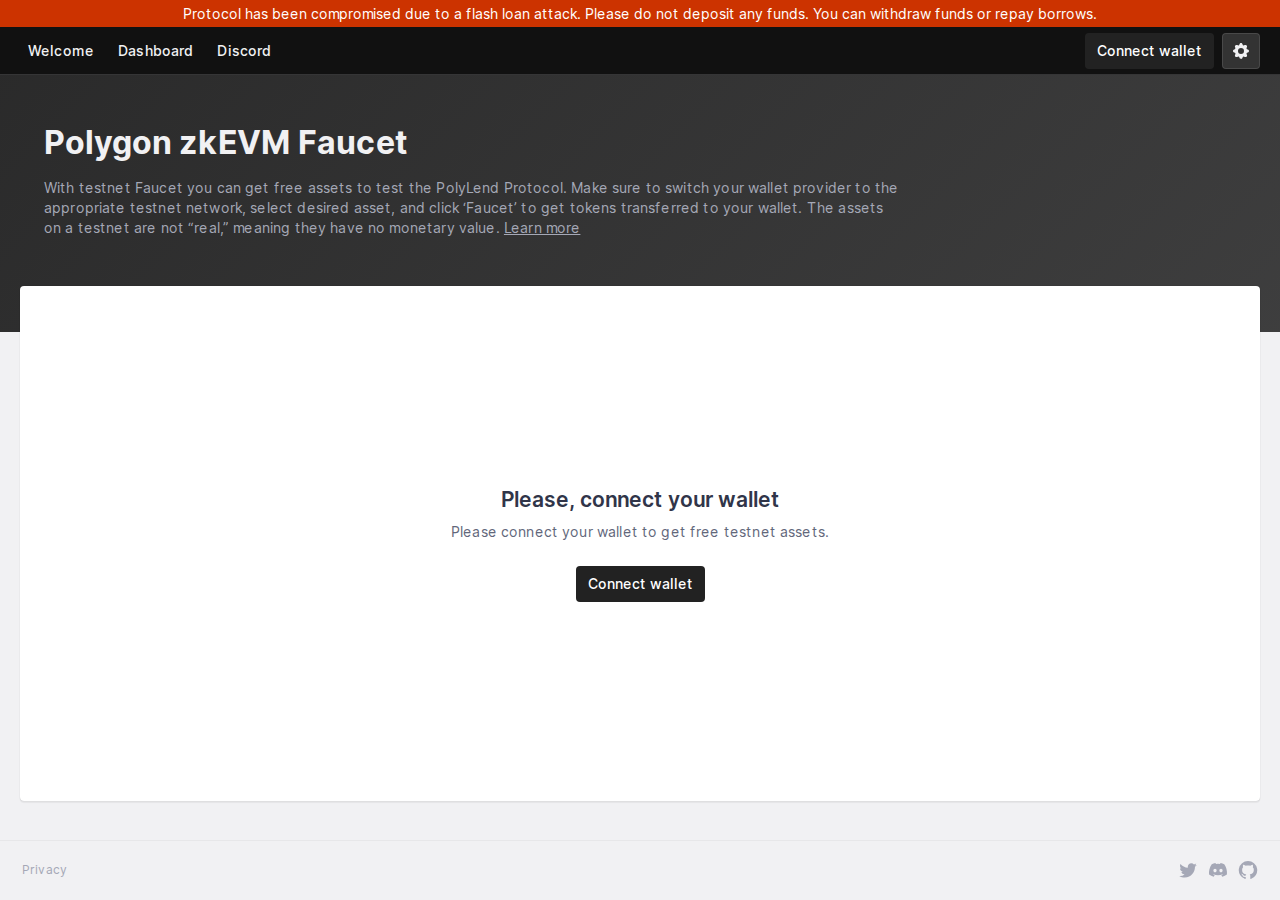
<file: faucet/index.html>
<!DOCTYPE html><html lang="en"><head><meta charSet="utf-8"/><meta name="viewport" content="initial-scale=1, width=device-width"/><title>PolyLend - Open Source Liquidity Protocol</title><meta name="description" content="PolyLend is an Open Source Protocol to create Non-Custodial Liquidity Markets to earn interest on supplying and borrowing assets with a variable or stable interest rate. The protocol is designed for easy integration into your products and services."/><meta property="og:title" content="PolyLend - Open Source Liquidity Protocol"/><meta property="og:description" content="PolyLend is an Open Source Protocol to create Non-Custodial Liquidity Markets to earn interest on supplying and borrowing assets with a variable or stable interest rate. The protocol is designed for easy integration into your products and services."/><meta property="og:image" content="https://i.imgur.com/EkyPgDe.png"/><meta name="twitter:image" content="https://i.imgur.com/EkyPgDe.png"/><meta name="twitter:image:alt" content="aave governance image"/><meta name="twitter:site" content="@polylendxyz"/><meta property="twitter:card" content="summary_large_image"/><meta name="twitter:title" content="Open Source Liquidity Protocol"/><meta name="twitter:description" content="PolyLend is an Open Source Protocol to create Non-Custodial Liquidity Markets to earn interest on supplying and borrowing assets with a variable or stable interest rate. The protocol is designed for easy integration into your products and services."/><meta name="keywords" content="Decentralized Finance, DeFi, lending, borrowing, stablecoins, Ethereum, assets, erc-20, smart contracts, open finance, trustless"/><meta name="apple-mobile-web-app-title" content="PolyLend"/><meta name="apple-mobile-web-app-capable" content="yes"/><meta name="apple-mobile-web-app-status-bar-style" content="black"/><meta name="next-head-count" content="17"/><meta name="theme-color" content="#1B2030"/><link rel="shortcut icon" href="/favicon.ico"/><link rel="manifest" href="/manifest.json"/><style data-emotion="css-global 0"></style><style data-emotion="css-global kpnynb">html{-webkit-font-smoothing:antialiased;-moz-osx-font-smoothing:grayscale;box-sizing:border-box;-webkit-text-size-adjust:100%;}*,*::before,*::after{box-sizing:inherit;}strong,b{font-weight:700;}body{margin:0;color:#303549;background-color:#F1F1F3;}@media print{body{background-color:#fff;}}body::backdrop{background-color:#F1F1F3;}body{font-family:Inter,Arial;font-weight:400;font-size:0.875rem;min-width:375px;}body >div:first-of-type{min-height:100vh;display:-webkit-box;display:-webkit-flex;display:-ms-flexbox;display:flex;-webkit-flex-direction:column;-ms-flex-direction:column;flex-direction:column;}</style><style data-emotion="css wfzxzu 1me2gch 1dvha5n 16aiotu iyvzbl 1oo81ru i9gxme 128fi7s 1xshlis q5q60p 1100lx1 a8trvh 1ffgw2h 15cfj54 un9kpr 1nnbtin 1yp4ln 19d882k 15nlx8z 1t8x1s2 1noa8i6 k7vncv mno8mr 1a8qn2o 11mxx5g 11zj654 roudg2 jnihsa 15zum9u 1k59fgg 1o62gjw qe1uop 10dohqv">.css-wfzxzu{height:48px;position:-webkit-sticky;position:sticky;top:0;-webkit-transition:top 300ms cubic-bezier(0.4, 0, 0.2, 1) 0ms;transition:top 300ms cubic-bezier(0.4, 0, 0.2, 1) 0ms;z-index:1100;background-color:#111;display:-webkit-box;display:-webkit-flex;display:-ms-flexbox;display:flex;-webkit-align-items:center;-webkit-box-align:center;-ms-flex-align:center;align-items:center;-webkit-flex-direction:space-between;-ms-flex-direction:space-between;flex-direction:space-between;box-shadow:inset 0px -1px 0px rgba(242, 243, 247, 0.16);}@media (min-width:0px){.css-wfzxzu{padding:8px 8px 8px 20px;}}@media (min-width:640px){.css-wfzxzu{padding:8px 20px;}}@media (min-width:0px){.css-1me2gch{display:none;}}@media (min-width:960px){.css-1me2gch{display:block;}}.css-1dvha5n{list-style:none;margin:0;padding:0;position:relative;display:-webkit-box;display:-webkit-flex;display:-ms-flexbox;display:flex;}.css-1dvha5n .MuiMenuItem-root+.MuiDivider-root,.css-1dvha5n .MuiDivider-root{margin-top:4px;margin-bottom:4px;}@media (min-width:0px){.css-1dvha5n{-webkit-align-items:flex-start;-webkit-box-align:flex-start;-ms-flex-align:flex-start;align-items:flex-start;-webkit-flex-direction:column;-ms-flex-direction:column;flex-direction:column;}}@media (min-width:960px){.css-1dvha5n{-webkit-align-items:center;-webkit-box-align:center;-ms-flex-align:center;align-items:center;-webkit-flex-direction:row;-ms-flex-direction:row;flex-direction:row;}}.css-16aiotu{display:-webkit-box;display:-webkit-flex;display:-ms-flexbox;display:flex;-webkit-box-pack:start;-ms-flex-pack:start;-webkit-justify-content:flex-start;justify-content:flex-start;-webkit-align-items:center;-webkit-box-align:center;-ms-flex-align:center;align-items:center;position:relative;-webkit-text-decoration:none;text-decoration:none;width:100%;box-sizing:border-box;text-align:left;}.css-16aiotu.Mui-focusVisible{background-color:#F1F1F3;}.css-16aiotu.Mui-selected{background-color:rgba(51, 51, 51, 0.08);}.css-16aiotu.Mui-selected.Mui-focusVisible{background-color:rgba(51, 51, 51, 0.2);}.css-16aiotu.Mui-disabled{opacity:0.38;}@media (min-width:0px){.css-16aiotu{width:100%;margin-right:0px;}}@media (min-width:960px){.css-16aiotu{width:unset;margin-right:8px;}}.css-iyvzbl{margin:0;font-family:Inter,Arial;font-weight:400;letter-spacing:0.009375rem;line-height:143%;font-size:0.875rem;color:#333;-webkit-text-decoration:none;text-decoration:none;display:-webkit-inline-box;display:-webkit-inline-flex;display:-ms-inline-flexbox;display:inline-flex;-webkit-align-items:center;-webkit-box-align:center;-ms-flex-align:center;align-items:center;-webkit-box-pack:center;-ms-flex-pack:center;-webkit-justify-content:center;justify-content:center;position:relative;box-sizing:border-box;-webkit-tap-highlight-color:transparent;background-color:transparent;outline:0;border:0;margin:0;border-radius:0;padding:0;cursor:pointer;-webkit-user-select:none;-moz-user-select:none;-ms-user-select:none;user-select:none;vertical-align:middle;-moz-appearance:none;-webkit-appearance:none;-webkit-text-decoration:none;text-decoration:none;color:inherit;min-width:64px;padding:6px 8px;border-radius:4px;-webkit-transition:background-color 250ms cubic-bezier(0.4, 0, 0.2, 1) 0ms,box-shadow 250ms cubic-bezier(0.4, 0, 0.2, 1) 0ms,border-color 250ms cubic-bezier(0.4, 0, 0.2, 1) 0ms,color 250ms cubic-bezier(0.4, 0, 0.2, 1) 0ms;transition:background-color 250ms cubic-bezier(0.4, 0, 0.2, 1) 0ms,box-shadow 250ms cubic-bezier(0.4, 0, 0.2, 1) 0ms,border-color 250ms cubic-bezier(0.4, 0, 0.2, 1) 0ms,color 250ms cubic-bezier(0.4, 0, 0.2, 1) 0ms;color:#333;box-shadow:none;border-radius:4px;font-family:Inter,Arial;font-weight:500;line-height:1.5rem;font-size:0.875rem;padding:6px 12px;color:#F1F1F3;padding:6px 8px;position:relative;}.css-iyvzbl::-moz-focus-inner{border-style:none;}.css-iyvzbl.Mui-disabled{pointer-events:none;cursor:default;}@media print{.css-iyvzbl{-webkit-print-color-adjust:exact;color-adjust:exact;}}.css-iyvzbl:hover{-webkit-text-decoration:none;text-decoration:none;background-color:rgba(51, 51, 51, 0.04);}@media (hover: none){.css-iyvzbl:hover{background-color:transparent;}}.css-iyvzbl.Mui-disabled{color:#BBBECA;}.css-iyvzbl:hover{box-shadow:none;}.css-iyvzbl.Mui-focusVisible{box-shadow:none;}.css-iyvzbl:active{box-shadow:none;}.css-iyvzbl.Mui-disabled{box-shadow:none;}.active.css-iyvzbl:after,.css-iyvzbl:hover.css-iyvzbl:after{-webkit-transform:scaleX(1);-moz-transform:scaleX(1);-ms-transform:scaleX(1);transform:scaleX(1);transform-origin:bottom left;}.css-iyvzbl:after{content:'';position:absolute;width:100%;-webkit-transform:scaleX(0);-moz-transform:scaleX(0);-ms-transform:scaleX(0);transform:scaleX(0);height:2px;bottom:-6px;left:0;background:#fff;transform-origin:bottom right;-webkit-transition:-webkit-transform 0.25s ease-out;transition:transform 0.25s ease-out;}.css-1oo81ru{margin:0;font-family:Inter,Arial;font-weight:400;letter-spacing:0.009375rem;line-height:143%;font-size:0.875rem;color:#333;-webkit-text-decoration:none;text-decoration:none;display:-webkit-inline-box;display:-webkit-inline-flex;display:-ms-inline-flexbox;display:inline-flex;-webkit-align-items:center;-webkit-box-align:center;-ms-flex-align:center;align-items:center;-webkit-box-pack:center;-ms-flex-pack:center;-webkit-justify-content:center;justify-content:center;position:relative;box-sizing:border-box;-webkit-tap-highlight-color:transparent;background-color:transparent;outline:0;border:0;margin:0;border-radius:0;padding:0;cursor:pointer;-webkit-user-select:none;-moz-user-select:none;-ms-user-select:none;user-select:none;vertical-align:middle;-moz-appearance:none;-webkit-appearance:none;-webkit-text-decoration:none;text-decoration:none;color:inherit;min-width:64px;padding:6px 8px;border-radius:4px;-webkit-transition:background-color 250ms cubic-bezier(0.4, 0, 0.2, 1) 0ms,box-shadow 250ms cubic-bezier(0.4, 0, 0.2, 1) 0ms,border-color 250ms cubic-bezier(0.4, 0, 0.2, 1) 0ms,color 250ms cubic-bezier(0.4, 0, 0.2, 1) 0ms;transition:background-color 250ms cubic-bezier(0.4, 0, 0.2, 1) 0ms,box-shadow 250ms cubic-bezier(0.4, 0, 0.2, 1) 0ms,border-color 250ms cubic-bezier(0.4, 0, 0.2, 1) 0ms,color 250ms cubic-bezier(0.4, 0, 0.2, 1) 0ms;color:#333;box-shadow:none;border-radius:4px;font-family:Inter,Arial;font-weight:500;line-height:1.5rem;font-size:0.875rem;padding:6px 12px;color:#F1F1F3;padding:6px 8px;position:relative;}.css-1oo81ru::-moz-focus-inner{border-style:none;}.css-1oo81ru.Mui-disabled{pointer-events:none;cursor:default;}@media print{.css-1oo81ru{-webkit-print-color-adjust:exact;color-adjust:exact;}}.css-1oo81ru:hover{-webkit-text-decoration:none;text-decoration:none;background-color:rgba(51, 51, 51, 0.04);}@media (hover: none){.css-1oo81ru:hover{background-color:transparent;}}.css-1oo81ru.Mui-disabled{color:#BBBECA;}.css-1oo81ru:hover{box-shadow:none;}.css-1oo81ru.Mui-focusVisible{box-shadow:none;}.css-1oo81ru:active{box-shadow:none;}.css-1oo81ru.Mui-disabled{box-shadow:none;}.active.css-1oo81ru:after,.css-1oo81ru:hover.css-1oo81ru:after{-webkit-transform:scaleX(1);-moz-transform:scaleX(1);-ms-transform:scaleX(1);transform:scaleX(1);transform-origin:bottom left;}.css-1oo81ru:after{content:'';position:absolute;width:100%;-webkit-transform:scaleX(0);-moz-transform:scaleX(0);-ms-transform:scaleX(0);transform:scaleX(0);height:2px;bottom:-6px;left:0;background:#fff;transform-origin:bottom right;-webkit-transition:-webkit-transform 0.25s ease-out;transition:transform 0.25s ease-out;}.css-i9gxme{-webkit-box-flex:1;-webkit-flex-grow:1;-ms-flex-positive:1;flex-grow:1;}.css-128fi7s{display:-webkit-inline-box;display:-webkit-inline-flex;display:-ms-inline-flexbox;display:inline-flex;-webkit-align-items:center;-webkit-box-align:center;-ms-flex-align:center;align-items:center;-webkit-box-pack:center;-ms-flex-pack:center;-webkit-justify-content:center;justify-content:center;position:relative;box-sizing:border-box;-webkit-tap-highlight-color:transparent;background-color:transparent;outline:0;border:0;margin:0;border-radius:0;padding:0;cursor:pointer;-webkit-user-select:none;-moz-user-select:none;-ms-user-select:none;user-select:none;vertical-align:middle;-moz-appearance:none;-webkit-appearance:none;-webkit-text-decoration:none;text-decoration:none;color:inherit;min-width:64px;padding:6px 16px;border-radius:4px;-webkit-transition:background-color 250ms cubic-bezier(0.4, 0, 0.2, 1) 0ms,box-shadow 250ms cubic-bezier(0.4, 0, 0.2, 1) 0ms,border-color 250ms cubic-bezier(0.4, 0, 0.2, 1) 0ms,color 250ms cubic-bezier(0.4, 0, 0.2, 1) 0ms;transition:background-color 250ms cubic-bezier(0.4, 0, 0.2, 1) 0ms,box-shadow 250ms cubic-bezier(0.4, 0, 0.2, 1) 0ms,border-color 250ms cubic-bezier(0.4, 0, 0.2, 1) 0ms,color 250ms cubic-bezier(0.4, 0, 0.2, 1) 0ms;box-shadow:none;border-radius:4px;font-family:Inter,Arial;font-weight:500;line-height:1.5rem;font-size:0.875rem;padding:6px 12px;color:#fff;background:linear-gradient(248.86deg, #222 10.51%, #222 93.41%);-webkit-transition:all 0.2s ease;transition:all 0.2s ease;}.css-128fi7s::-moz-focus-inner{border-style:none;}.css-128fi7s.Mui-disabled{pointer-events:none;cursor:default;}@media print{.css-128fi7s{-webkit-print-color-adjust:exact;color-adjust:exact;}}.css-128fi7s:hover{-webkit-text-decoration:none;text-decoration:none;background-color:rgba(48, 53, 73, 0.04);}@media (hover: none){.css-128fi7s:hover{background-color:transparent;}}.css-128fi7s.Mui-disabled{color:#BBBECA;}.css-128fi7s:hover{box-shadow:none;}.css-128fi7s.Mui-focusVisible{box-shadow:none;}.css-128fi7s:active{box-shadow:none;}.css-128fi7s.Mui-disabled{box-shadow:none;}.css-128fi7s:hover,.css-128fi7s.Mui-focusVisible{background:linear-gradient(248.86deg, #222 10.51%, #222 93.41%);opacity:0.9;}.css-1xshlis{display:-webkit-inline-box;display:-webkit-inline-flex;display:-ms-inline-flexbox;display:inline-flex;-webkit-align-items:center;-webkit-box-align:center;-ms-flex-align:center;align-items:center;-webkit-box-pack:center;-ms-flex-pack:center;-webkit-justify-content:center;justify-content:center;position:relative;box-sizing:border-box;-webkit-tap-highlight-color:transparent;background-color:transparent;outline:0;border:0;margin:0;border-radius:0;padding:0;cursor:pointer;-webkit-user-select:none;-moz-user-select:none;-ms-user-select:none;user-select:none;vertical-align:middle;-moz-appearance:none;-webkit-appearance:none;-webkit-text-decoration:none;text-decoration:none;color:inherit;min-width:64px;padding:6px 16px;border-radius:4px;-webkit-transition:background-color 250ms cubic-bezier(0.4, 0, 0.2, 1) 0ms,box-shadow 250ms cubic-bezier(0.4, 0, 0.2, 1) 0ms,border-color 250ms cubic-bezier(0.4, 0, 0.2, 1) 0ms,color 250ms cubic-bezier(0.4, 0, 0.2, 1) 0ms;transition:background-color 250ms cubic-bezier(0.4, 0, 0.2, 1) 0ms,box-shadow 250ms cubic-bezier(0.4, 0, 0.2, 1) 0ms,border-color 250ms cubic-bezier(0.4, 0, 0.2, 1) 0ms,color 250ms cubic-bezier(0.4, 0, 0.2, 1) 0ms;box-shadow:none;border-radius:4px;font-family:Inter,Arial;font-weight:500;line-height:1.5rem;font-size:0.875rem;padding:6px 12px;color:#fff;border:1px solid;border-color:#EBEBED1F;background-color:#333;padding:7px 8px;min-width:unset;margin-left:8px;}.css-1xshlis::-moz-focus-inner{border-style:none;}.css-1xshlis.Mui-disabled{pointer-events:none;cursor:default;}@media print{.css-1xshlis{-webkit-print-color-adjust:exact;color-adjust:exact;}}.css-1xshlis:hover{-webkit-text-decoration:none;text-decoration:none;background-color:rgba(48, 53, 73, 0.04);}@media (hover: none){.css-1xshlis:hover{background-color:transparent;}}.css-1xshlis.Mui-disabled{color:#BBBECA;}.css-1xshlis:hover{box-shadow:none;}.css-1xshlis.Mui-focusVisible{box-shadow:none;}.css-1xshlis:active{box-shadow:none;}.css-1xshlis.Mui-disabled{box-shadow:none;}.css-1xshlis:hover,.css-1xshlis.Mui-focusVisible{background-color:#111;}.css-q5q60p{-webkit-user-select:none;-moz-user-select:none;-ms-user-select:none;user-select:none;width:1em;height:1em;display:inline-block;fill:currentColor;-webkit-flex-shrink:0;-ms-flex-negative:0;flex-shrink:0;-webkit-transition:fill 200ms cubic-bezier(0.4, 0, 0.2, 1) 0ms;transition:fill 200ms cubic-bezier(0.4, 0, 0.2, 1) 0ms;font-size:1.25rem;color:#F1F1F3;}@media (min-width:0px){.css-1100lx1{display:-webkit-box;display:-webkit-flex;display:-ms-flexbox;display:flex;}}@media (min-width:960px){.css-1100lx1{display:none;}}.css-a8trvh{display:-webkit-box;display:-webkit-flex;display:-ms-flexbox;display:flex;-webkit-flex-direction:column;-ms-flex-direction:column;flex-direction:column;-webkit-flex:1;-ms-flex:1;flex:1;z-index:0;}.css-1ffgw2h{color:#F1F1F3;}@media (min-width:0px){.css-1ffgw2h{padding-top:40px;padding-bottom:72px;}}@media (min-width:960px){.css-1ffgw2h{padding-top:48px;padding-bottom:80px;}}@media (min-width:1280px){.css-1ffgw2h{padding-bottom:94px;}}@media (min-width:1575px){.css-1ffgw2h{padding-bottom:92px;}}@media (min-width:1800px){.css-1ffgw2h{padding-bottom:96px;}}.css-15cfj54{width:100%;margin-left:auto;box-sizing:border-box;margin-right:auto;display:block;padding-left:8px;padding-right:8px;display:-webkit-box;display:-webkit-flex;display:-ms-flexbox;display:flex;-webkit-flex-direction:column;-ms-flex-direction:column;flex-direction:column;-webkit-flex:1;-ms-flex:1;flex:1;padding-bottom:39px;padding-bottom:0px;z-index:2;}@media (min-width:760px){.css-15cfj54{padding-left:12px;padding-right:12px;}}@media (min-width:1280px){.css-15cfj54{max-width:1280px;}}@media (min-width:0px){.css-15cfj54{padding-left:8px;padding-right:8px;}}@media (min-width:640px){.css-15cfj54{padding-left:20px;padding-right:20px;}}@media (min-width:760px){.css-15cfj54{padding-left:48px;padding-right:48px;}}@media (min-width:960px){.css-15cfj54{padding-left:96px;padding-right:96px;}}@media (min-width:1280px){.css-15cfj54{padding-left:20px;padding-right:20px;}}@media (min-width:1575px){.css-15cfj54{max-width:unset;padding-left:96px;padding-right:96px;}}@media (min-width:1800px){.css-15cfj54{padding-left:0;padding-right:0;max-width:1440px;}}.css-un9kpr{z-index:1;}@media (min-width:0px){.css-un9kpr{padding-left:16px;padding-right:16px;}}@media (min-width:640px){.css-un9kpr{padding-left:24px;padding-right:24px;}}.css-1nnbtin{display:-webkit-box;display:-webkit-flex;display:-ms-flexbox;display:flex;-webkit-align-items:flex-start;-webkit-box-align:flex-start;-ms-flex-align:flex-start;align-items:flex-start;margin-bottom:16px;-webkit-flex-direction:column;-ms-flex-direction:column;flex-direction:column;}.css-1yp4ln{display:-webkit-box;display:-webkit-flex;display:-ms-flexbox;display:flex;-webkit-align-items:flex-start;-webkit-box-align:flex-start;-ms-flex-align:flex-start;align-items:flex-start;}.css-19d882k{margin:0;font-family:Inter,Arial;font-weight:700;letter-spacing:0.015625rem;line-height:123.5%;font-size:1.75rem;color:text.white;}@media (min-width:0px){.css-19d882k{margin-right:20px;margin-bottom:4px;}}@media (min-width:640px){.css-19d882k{margin-right:12px;margin-bottom:0px;}}.css-15nlx8z{width:860px;}.css-1t8x1s2{margin:0;font-family:Inter,Arial;font-weight:400;letter-spacing:0.009375rem;line-height:143%;font-size:0.875rem;color:#A5A8B6;}.css-1noa8i6{margin:0;font-family:Inter,Arial;font-weight:400;letter-spacing:0.009375rem;line-height:143%;font-size:0.875rem;color:#A5A8B6;-webkit-text-decoration:none;text-decoration:none;color:#A5A8B6;-webkit-text-decoration:underline;text-decoration:underline;}.css-k7vncv{display:-webkit-box;display:-webkit-flex;display:-ms-flexbox;display:flex;-webkit-align-items:flex-start;-webkit-box-align:flex-start;-ms-flex-align:flex-start;align-items:flex-start;-webkit-box-flex-wrap:wrap;-webkit-flex-wrap:wrap;-ms-flex-wrap:wrap;flex-wrap:wrap;width:100%;}@media (min-width:0px){.css-k7vncv{gap:12px;}}@media (min-width:640px){.css-k7vncv{gap:32px;}}.css-mno8mr{display:-webkit-box;display:-webkit-flex;display:-ms-flexbox;display:flex;-webkit-flex-direction:column;-ms-flex-direction:column;flex-direction:column;z-index:1;-webkit-flex:1;-ms-flex:1;flex:1;}@media (min-width:0px){.css-mno8mr{margin-top:-32px;}}@media (min-width:1280px){.css-mno8mr{margin-top:-46px;}}@media (min-width:1575px){.css-mno8mr{margin-top:-44px;}}@media (min-width:1800px){.css-mno8mr{margin-top:-48px;}}.css-1a8qn2o{width:100%;margin-left:auto;box-sizing:border-box;margin-right:auto;display:block;padding-left:8px;padding-right:8px;display:-webkit-box;display:-webkit-flex;display:-ms-flexbox;display:flex;-webkit-flex-direction:column;-ms-flex-direction:column;flex-direction:column;-webkit-flex:1;-ms-flex:1;flex:1;padding-bottom:39px;}@media (min-width:760px){.css-1a8qn2o{padding-left:12px;padding-right:12px;}}@media (min-width:1280px){.css-1a8qn2o{max-width:1280px;}}@media (min-width:0px){.css-1a8qn2o{padding-left:8px;padding-right:8px;}}@media (min-width:640px){.css-1a8qn2o{padding-left:20px;padding-right:20px;}}@media (min-width:760px){.css-1a8qn2o{padding-left:48px;padding-right:48px;}}@media (min-width:960px){.css-1a8qn2o{padding-left:96px;padding-right:96px;}}@media (min-width:1280px){.css-1a8qn2o{padding-left:20px;padding-right:20px;}}@media (min-width:1575px){.css-1a8qn2o{max-width:unset;padding-left:96px;padding-right:96px;}}@media (min-width:1800px){.css-1a8qn2o{padding-left:0;padding-right:0;max-width:1440px;}}.css-11mxx5g{background-color:#FFFFFF;color:#303549;-webkit-transition:box-shadow 300ms cubic-bezier(0.4, 0, 0.2, 1) 0ms;transition:box-shadow 300ms cubic-bezier(0.4, 0, 0.2, 1) 0ms;border-radius:4px;box-shadow:0px 2px 1px -1px rgba(0,0,0,0.2),0px 1px 1px 0px rgba(0,0,0,0.14),0px 1px 3px 0px rgba(0,0,0,0.12);border-radius:4px;box-shadow:0px 2px 1px rgba(0, 0, 0, 0.05),0px 0px 1px rgba(0, 0, 0, 0.25);display:-webkit-box;display:-webkit-flex;display:-ms-flexbox;display:flex;-webkit-flex-direction:column;-ms-flex-direction:column;flex-direction:column;-webkit-align-items:center;-webkit-box-align:center;-ms-flex-align:center;align-items:center;-webkit-box-pack:center;-ms-flex-pack:center;-webkit-justify-content:center;justify-content:center;text-align:center;padding:16px;-webkit-flex:1;-ms-flex:1;flex:1;}.css-11zj654{margin:0;font-family:Inter,Arial;font-weight:600;letter-spacing:unset;line-height:133.4%;font-size:1.3125rem;margin-bottom:8px;}.css-roudg2{margin:0;font-family:Inter,Arial;font-weight:400;letter-spacing:0.009375rem;line-height:143%;font-size:0.875rem;color:#62677B;margin-bottom:24px;}.css-jnihsa{display:-webkit-box;display:-webkit-flex;display:-ms-flexbox;display:flex;width:100%;-webkit-box-pack:justify;-webkit-justify-content:space-between;justify-content:space-between;-webkit-align-items:center;-webkit-box-align:center;-ms-flex-align:center;align-items:center;gap:22px;box-shadow:inset 0px 1px 0px rgba(0, 0, 0, 0.04);}@media (min-width:0px){.css-jnihsa{padding:22px 0px 40px 0px;-webkit-flex-direction:column;-ms-flex-direction:column;flex-direction:column;}}@media (min-width:640px){.css-jnihsa{padding:0 22px 0 40px;-webkit-flex-direction:column;-ms-flex-direction:column;flex-direction:column;}}@media (min-width:760px){.css-jnihsa{padding:20px 22px;-webkit-flex-direction:row;-ms-flex-direction:row;flex-direction:row;}}.css-15zum9u{display:-webkit-box;display:-webkit-flex;display:-ms-flexbox;display:flex;gap:10px;-webkit-align-items:center;-webkit-box-align:center;-ms-flex-align:center;align-items:center;}.css-1k59fgg{margin:0;font-family:Inter,Arial;font-weight:400;letter-spacing:0.009375rem;line-height:143%;font-size:0.875rem;color:#333;-webkit-text-decoration:none;text-decoration:none;color:#A5A8B6;display:-webkit-box;display:-webkit-flex;display:-ms-flexbox;display:flex;-webkit-align-items:center;-webkit-box-align:center;-ms-flex-align:center;align-items:center;}.css-1k59fgg:hover{color:#303549;}.css-1o62gjw{margin:0;font-family:Inter,Arial;font-weight:400;letter-spacing:0.009375rem;line-height:1rem;font-size:0.75rem;}.css-qe1uop{-webkit-user-select:none;-moz-user-select:none;-ms-user-select:none;user-select:none;width:1em;height:1em;display:inline-block;fill:currentColor;-webkit-flex-shrink:0;-ms-flex-negative:0;flex-shrink:0;-webkit-transition:fill 200ms cubic-bezier(0.4, 0, 0.2, 1) 0ms;transition:fill 200ms cubic-bezier(0.4, 0, 0.2, 1) 0ms;font-size:1.5rem;}@media (min-width:0px){.css-qe1uop{font-size:24px;}}@media (min-width:640px){.css-qe1uop{font-size:24px;}}@media (min-width:760px){.css-qe1uop{font-size:20px;}}.css-10dohqv{-webkit-user-select:none;-moz-user-select:none;-ms-user-select:none;user-select:none;width:1em;height:1em;display:inline-block;fill:currentColor;-webkit-flex-shrink:0;-ms-flex-negative:0;flex-shrink:0;-webkit-transition:fill 200ms cubic-bezier(0.4, 0, 0.2, 1) 0ms;transition:fill 200ms cubic-bezier(0.4, 0, 0.2, 1) 0ms;font-size:1.5rem;}</style><link rel="preload" href="/_next/static/css/1fce86bcfcf00a40.css" as="style"/><link rel="stylesheet" href="/_next/static/css/1fce86bcfcf00a40.css" data-n-g=""/><noscript data-n-css=""></noscript><script defer="" nomodule="" src="/_next/static/chunks/polyfills-5cd94c89d3acac5f.js"></script><script src="/_next/static/chunks/webpack-323c93bd8745c7dc.js" defer=""></script><script src="/_next/static/chunks/framework-bb5c596eafb42b22.js" defer=""></script><script src="/_next/static/chunks/main-5d9d21faa54fd8bf.js" defer=""></script><script src="/_next/static/chunks/pages/_app-793f6eb93545e672.js" defer=""></script><script src="/_next/static/chunks/pages/faucet-12d4fe18c57c9abb.js" defer=""></script><script src="/_next/static/OLriIIfeFRRiqyLO4etGv/_buildManifest.js" defer=""></script><script src="/_next/static/OLriIIfeFRRiqyLO4etGv/_ssgManifest.js" defer=""></script><script src="/_next/static/OLriIIfeFRRiqyLO4etGv/_middlewareManifest.js" defer=""></script></head><body><div id="__next" data-reactroot=""><div class="MuiBox-root css-0"><div style="text-align:center;background-color:#cc3300;color:#fff;padding:5px">Protocol has been compromised due to a flash loan attack. Please do not deposit any funds. You can withdraw funds or repay borrows.</div><header class="MuiBox-root css-wfzxzu"><div class="MuiBox-root css-1me2gch"><ul class="MuiList-root css-1dvha5n"><li class="MuiListItem-root MuiListItem-gutters css-16aiotu" data-cy="menuMarkets"><a class="MuiTypography-root MuiTypography-description MuiLink-root MuiLink-underlineNone MuiButtonBase-root MuiButton-root MuiButton-text MuiButton-textPrimary MuiButton-sizeMedium MuiButton-textSizeMedium MuiButton-disableElevation MuiButton-root MuiButton-text MuiButton-textPrimary MuiButton-sizeMedium MuiButton-textSizeMedium MuiButton-disableElevation css-1oo81ru" tabindex="0" href="/">Welcome</a></li><li class="MuiListItem-root MuiListItem-gutters css-16aiotu" data-cy="menuDashboard"><a class="MuiTypography-root MuiTypography-description MuiLink-root MuiLink-underlineNone MuiButtonBase-root MuiButton-root MuiButton-text MuiButton-textPrimary MuiButton-sizeMedium MuiButton-textSizeMedium MuiButton-disableElevation MuiButton-root MuiButton-text MuiButton-textPrimary MuiButton-sizeMedium MuiButton-textSizeMedium MuiButton-disableElevation css-1oo81ru" tabindex="0" href="/dashboard/">Dashboard</a></li><li class="MuiListItem-root MuiListItem-gutters css-16aiotu" data-cy="menuDiscord"><a class="MuiTypography-root MuiTypography-description MuiLink-root MuiLink-underlineNone MuiButtonBase-root MuiButton-root MuiButton-text MuiButton-textPrimary MuiButton-sizeMedium MuiButton-textSizeMedium MuiButton-disableElevation MuiButton-root MuiButton-text MuiButton-textPrimary MuiButton-sizeMedium MuiButton-textSizeMedium MuiButton-disableElevation css-iyvzbl" href="https://discord.gg/kYz7QBPXN7" target="_blank" rel="noopener" tabindex="0">Discord</a></li></ul></div><div class="MuiBox-root css-i9gxme"></div><button class="MuiButtonBase-root MuiButton-root MuiButton-gradient MuiButton-gradientPrimary MuiButton-sizeMedium MuiButton-gradientSizeMedium MuiButton-disableElevation MuiButton-root MuiButton-gradient MuiButton-gradientPrimary MuiButton-sizeMedium MuiButton-gradientSizeMedium MuiButton-disableElevation css-128fi7s" tabindex="0" type="button" aria-label="wallet" id="wallet-button" aria-haspopup="true">Connect wallet</button><div class="MuiBox-root css-1me2gch"><button class="MuiButtonBase-root MuiButton-root MuiButton-surface MuiButton-surfacePrimary MuiButton-sizeMedium MuiButton-surfaceSizeMedium MuiButton-disableElevation MuiButton-root MuiButton-surface MuiButton-surfacePrimary MuiButton-sizeMedium MuiButton-surfaceSizeMedium MuiButton-disableElevation css-1xshlis" tabindex="0" type="button" aria-label="settings" id="settings-button" aria-haspopup="true"><svg class="MuiSvgIcon-root MuiSvgIcon-fontSizeSmall css-q5q60p" focusable="false" aria-hidden="true" viewBox="0 0 24 24"><svg xmlns="http://www.w3.org/2000/svg" viewBox="0 0 20 20" fill="currentColor" aria-hidden="true"><path fill-rule="evenodd" d="M11.49 3.17c-.38-1.56-2.6-1.56-2.98 0a1.532 1.532 0 01-2.286.948c-1.372-.836-2.942.734-2.106 2.106.54.886.061 2.042-.947 2.287-1.561.379-1.561 2.6 0 2.978a1.532 1.532 0 01.947 2.287c-.836 1.372.734 2.942 2.106 2.106a1.532 1.532 0 012.287.947c.379 1.561 2.6 1.561 2.978 0a1.533 1.533 0 012.287-.947c1.372.836 2.942-.734 2.106-2.106a1.533 1.533 0 01.947-2.287c1.561-.379 1.561-2.6 0-2.978a1.532 1.532 0 01-.947-2.287c.836-1.372-.734-2.942-2.106-2.106a1.532 1.532 0 01-2.287-.947zM10 13a3 3 0 100-6 3 3 0 000 6z" clip-rule="evenodd"></path></svg></svg></button></div><div class="MuiBox-root css-1100lx1"><button class="MuiButtonBase-root MuiButton-root MuiButton-surface MuiButton-surfacePrimary MuiButton-sizeMedium MuiButton-surfaceSizeMedium MuiButton-disableElevation MuiButton-root MuiButton-surface MuiButton-surfacePrimary MuiButton-sizeMedium MuiButton-surfaceSizeMedium MuiButton-disableElevation css-1xshlis" tabindex="0" type="button" id="settings-button-mobile"><svg class="MuiSvgIcon-root MuiSvgIcon-fontSizeSmall css-q5q60p" focusable="false" aria-hidden="true" viewBox="0 0 24 24"><svg xmlns="http://www.w3.org/2000/svg" fill="none" viewBox="0 0 24 24" stroke-width="2" stroke="currentColor" aria-hidden="true"><path stroke-linecap="round" stroke-linejoin="round" d="M4 6h16M4 12h16M4 18h16"></path></svg></svg></button></div></header></div><main class="MuiBox-root css-a8trvh"><div class="animated-bg MuiBox-root css-1ffgw2h"><div class="animated-bg-cover"></div><div class="MuiContainer-root MuiContainer-maxWidthLg css-15cfj54"><div class="MuiBox-root css-un9kpr"><div class="MuiBox-root css-0"><div class="MuiBox-root css-1nnbtin"><div class="MuiBox-root css-1yp4ln"><h1 class="MuiTypography-root MuiTypography-h1 css-19d882k">Polygon zkEVM Faucet</h1></div></div><div class="MuiBox-root css-15nlx8z"><p class="MuiTypography-root MuiTypography-description css-1t8x1s2">With testnet Faucet you can get free assets to test the PolyLend Protocol. Make sure to switch your wallet provider to the appropriate testnet network, select desired asset, and click ‘Faucet’ to get tokens transferred to your wallet. The assets on a testnet are not “real,” meaning they have no monetary value. <a class="MuiTypography-root MuiTypography-description MuiLink-root MuiLink-underlineNone css-1noa8i6" href="https://docs.aave.com/developers/guides/testing-guide" target="_blank" rel="noopener">Learn more</a></p></div></div><div class="MuiBox-root css-k7vncv"></div></div></div></div><div class="MuiBox-root css-mno8mr"><div class="MuiContainer-root MuiContainer-maxWidthLg css-1a8qn2o"><div class="MuiPaper-root MuiPaper-elevation MuiPaper-rounded MuiPaper-elevation1 css-11mxx5g"><h2 class="MuiTypography-root MuiTypography-h2 css-11zj654">Please, connect your wallet</h2><p class="MuiTypography-root MuiTypography-description css-roudg2">Please connect your wallet to get free testnet assets.</p><button class="MuiButtonBase-root MuiButton-root MuiButton-gradient MuiButton-gradientPrimary MuiButton-sizeMedium MuiButton-gradientSizeMedium MuiButton-disableElevation MuiButton-root MuiButton-gradient MuiButton-gradientPrimary MuiButton-sizeMedium MuiButton-gradientSizeMedium MuiButton-disableElevation css-128fi7s" tabindex="0" type="button">Connect wallet</button></div></div></div></main><div class="MuiBox-root css-jnihsa"><div class="MuiBox-root css-15zum9u"><a class="MuiTypography-root MuiTypography-description MuiLink-root MuiLink-underlineNone css-1k59fgg" href="https://aave.com/privacy-policy/" target="_blank" rel="noopener"><p class="MuiTypography-root MuiTypography-caption css-1o62gjw">Privacy</p></a></div><div class="MuiBox-root css-15zum9u"><a class="MuiTypography-root MuiTypography-description MuiLink-root MuiLink-underlineNone css-1k59fgg" href="https://twitter.com/polylendxyz" target="_blank" rel="noopener"><svg class="MuiSvgIcon-root MuiSvgIcon-fontSizeMedium css-qe1uop" focusable="false" aria-hidden="true" viewBox="0 0 24 24"><svg class="MuiSvgIcon-root MuiSvgIcon-fontSizeMedium css-10dohqv" focusable="false" aria-hidden="true" viewBox="0 0 24 24" data-testid="TwitterIcon"><path d="M22.46 6c-.77.35-1.6.58-2.46.69.88-.53 1.56-1.37 1.88-2.38-.83.5-1.75.85-2.72 1.05C18.37 4.5 17.26 4 16 4c-2.35 0-4.27 1.92-4.27 4.29 0 .34.04.67.11.98C8.28 9.09 5.11 7.38 3 4.79c-.37.63-.58 1.37-.58 2.15 0 1.49.75 2.81 1.91 3.56-.71 0-1.37-.2-1.95-.5v.03c0 2.08 1.48 3.82 3.44 4.21a4.22 4.22 0 0 1-1.93.07 4.28 4.28 0 0 0 4 2.98 8.521 8.521 0 0 1-5.33 1.84c-.34 0-.68-.02-1.02-.06C3.44 20.29 5.7 21 8.12 21 16 21 20.33 14.46 20.33 8.79c0-.19 0-.37-.01-.56.84-.6 1.56-1.36 2.14-2.23z"></path></svg></svg></a><a class="MuiTypography-root MuiTypography-description MuiLink-root MuiLink-underlineNone css-1k59fgg" href="https://discord.polylend.xyz/" target="_blank" rel="noopener"><svg class="MuiSvgIcon-root MuiSvgIcon-fontSizeMedium css-qe1uop" focusable="false" aria-hidden="true" viewBox="0 0 24 24"><svg viewBox="0 0 20 20" xmlns="http://www.w3.org/2000/svg"><path d="M16.238 4.137a14.845 14.845 0 0 0-3.664-1.136.056.056 0 0 0-.059.028c-.158.281-.334.648-.456.937a13.703 13.703 0 0 0-4.115 0 9.483 9.483 0 0 0-.464-.937A.058.058 0 0 0 7.422 3c-1.286.221-2.516.61-3.664 1.136a.052.052 0 0 0-.024.021C1.4 7.644.76 11.045 1.074 14.403a.062.062 0 0 0 .024.042 14.926 14.926 0 0 0 4.494 2.273.058.058 0 0 0 .064-.021c.346-.473.654-.972.92-1.496a.057.057 0 0 0-.032-.08 9.831 9.831 0 0 1-1.404-.668.058.058 0 0 1-.006-.096 7.67 7.67 0 0 0 .279-.219.056.056 0 0 1 .058-.008c2.946 1.345 6.135 1.345 9.046 0a.056.056 0 0 1 .06.008 7.7 7.7 0 0 0 .279.219.058.058 0 0 1-.005.096 9.228 9.228 0 0 1-1.405.668.057.057 0 0 0-.03.08c.27.524.578 1.022.918 1.495.014.02.04.029.063.021a14.877 14.877 0 0 0 4.502-2.272.058.058 0 0 0 .023-.041c.376-3.883-.628-7.255-2.66-10.245a.046.046 0 0 0-.024-.022Zm-9.223 8.221c-.887 0-1.618-.814-1.618-1.814S6.114 8.73 7.015 8.73c.908 0 1.632.821 1.618 1.814 0 1-.717 1.814-1.618 1.814Zm5.981 0c-.887 0-1.618-.814-1.618-1.814s.717-1.814 1.618-1.814c.908 0 1.632.821 1.618 1.814 0 1-.71 1.814-1.618 1.814Z"></path></svg></svg></a><a class="MuiTypography-root MuiTypography-description MuiLink-root MuiLink-underlineNone css-1k59fgg" href="https://github.com/polylendxyz" target="_blank" rel="noopener"><svg class="MuiSvgIcon-root MuiSvgIcon-fontSizeMedium css-qe1uop" focusable="false" aria-hidden="true" viewBox="0 0 24 24"><svg class="MuiSvgIcon-root MuiSvgIcon-fontSizeMedium css-10dohqv" focusable="false" aria-hidden="true" viewBox="0 0 24 24" data-testid="GitHubIcon"><path d="M12 1.27a11 11 0 00-3.48 21.46c.55.09.73-.28.73-.55v-1.84c-3.03.64-3.67-1.46-3.67-1.46-.55-1.29-1.28-1.65-1.28-1.65-.92-.65.1-.65.1-.65 1.1 0 1.73 1.1 1.73 1.1.92 1.65 2.57 1.2 3.21.92a2 2 0 01.64-1.47c-2.47-.27-5.04-1.19-5.04-5.5 0-1.1.46-2.1 1.2-2.84a3.76 3.76 0 010-2.93s.91-.28 3.11 1.1c1.8-.49 3.7-.49 5.5 0 2.1-1.38 3.02-1.1 3.02-1.1a3.76 3.76 0 010 2.93c.83.74 1.2 1.74 1.2 2.94 0 4.21-2.57 5.13-5.04 5.4.45.37.82.92.82 2.02v3.03c0 .27.1.64.73.55A11 11 0 0012 1.27"></path></svg></svg></a></div></div></div><script id="__NEXT_DATA__" type="application/json">{"props":{"pageProps":{}},"page":"/faucet","query":{},"buildId":"OLriIIfeFRRiqyLO4etGv","nextExport":true,"autoExport":true,"isFallback":false,"scriptLoader":[]}</script></body></html>
</file>
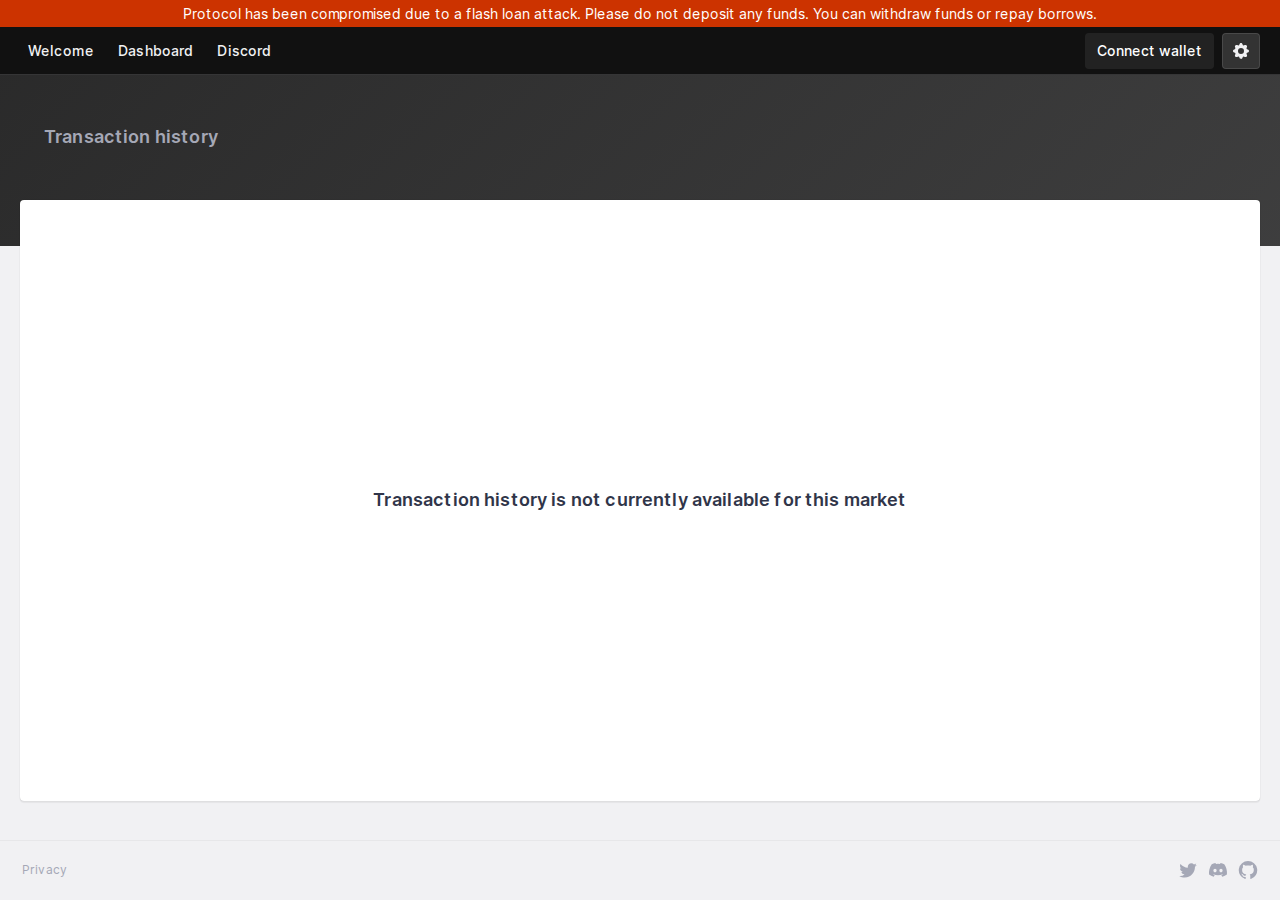
<file: history/index.html>
<!DOCTYPE html><html lang="en"><head><meta charSet="utf-8"/><meta name="viewport" content="initial-scale=1, width=device-width"/><title>PolyLend - Open Source Liquidity Protocol</title><meta name="description" content="PolyLend is an Open Source Protocol to create Non-Custodial Liquidity Markets to earn interest on supplying and borrowing assets with a variable or stable interest rate. The protocol is designed for easy integration into your products and services."/><meta property="og:title" content="PolyLend - Open Source Liquidity Protocol"/><meta property="og:description" content="PolyLend is an Open Source Protocol to create Non-Custodial Liquidity Markets to earn interest on supplying and borrowing assets with a variable or stable interest rate. The protocol is designed for easy integration into your products and services."/><meta property="og:image" content="https://i.imgur.com/EkyPgDe.png"/><meta name="twitter:image" content="https://i.imgur.com/EkyPgDe.png"/><meta name="twitter:image:alt" content="aave governance image"/><meta name="twitter:site" content="@polylendxyz"/><meta property="twitter:card" content="summary_large_image"/><meta name="twitter:title" content="Open Source Liquidity Protocol"/><meta name="twitter:description" content="PolyLend is an Open Source Protocol to create Non-Custodial Liquidity Markets to earn interest on supplying and borrowing assets with a variable or stable interest rate. The protocol is designed for easy integration into your products and services."/><meta name="keywords" content="Decentralized Finance, DeFi, lending, borrowing, stablecoins, Ethereum, assets, erc-20, smart contracts, open finance, trustless"/><meta name="apple-mobile-web-app-title" content="PolyLend"/><meta name="apple-mobile-web-app-capable" content="yes"/><meta name="apple-mobile-web-app-status-bar-style" content="black"/><meta name="next-head-count" content="17"/><meta name="theme-color" content="#1B2030"/><link rel="shortcut icon" href="/favicon.ico"/><link rel="manifest" href="/manifest.json"/><style data-emotion="css-global 0"></style><style data-emotion="css-global kpnynb">html{-webkit-font-smoothing:antialiased;-moz-osx-font-smoothing:grayscale;box-sizing:border-box;-webkit-text-size-adjust:100%;}*,*::before,*::after{box-sizing:inherit;}strong,b{font-weight:700;}body{margin:0;color:#303549;background-color:#F1F1F3;}@media print{body{background-color:#fff;}}body::backdrop{background-color:#F1F1F3;}body{font-family:Inter,Arial;font-weight:400;font-size:0.875rem;min-width:375px;}body >div:first-of-type{min-height:100vh;display:-webkit-box;display:-webkit-flex;display:-ms-flexbox;display:flex;-webkit-flex-direction:column;-ms-flex-direction:column;flex-direction:column;}</style><style data-emotion="css wfzxzu 1me2gch 1dvha5n 16aiotu iyvzbl 1oo81ru i9gxme 128fi7s 1xshlis q5q60p 1100lx1 a8trvh 1ffgw2h 15cfj54 un9kpr 70qvj9 e3dznl 95eug0 15nlx8z k7vncv mno8mr 1a8qn2o 11mxx5g 2jc8ge jnihsa 15zum9u 1k59fgg 1o62gjw qe1uop 10dohqv">.css-wfzxzu{height:48px;position:-webkit-sticky;position:sticky;top:0;-webkit-transition:top 300ms cubic-bezier(0.4, 0, 0.2, 1) 0ms;transition:top 300ms cubic-bezier(0.4, 0, 0.2, 1) 0ms;z-index:1100;background-color:#111;display:-webkit-box;display:-webkit-flex;display:-ms-flexbox;display:flex;-webkit-align-items:center;-webkit-box-align:center;-ms-flex-align:center;align-items:center;-webkit-flex-direction:space-between;-ms-flex-direction:space-between;flex-direction:space-between;box-shadow:inset 0px -1px 0px rgba(242, 243, 247, 0.16);}@media (min-width:0px){.css-wfzxzu{padding:8px 8px 8px 20px;}}@media (min-width:640px){.css-wfzxzu{padding:8px 20px;}}@media (min-width:0px){.css-1me2gch{display:none;}}@media (min-width:960px){.css-1me2gch{display:block;}}.css-1dvha5n{list-style:none;margin:0;padding:0;position:relative;display:-webkit-box;display:-webkit-flex;display:-ms-flexbox;display:flex;}.css-1dvha5n .MuiMenuItem-root+.MuiDivider-root,.css-1dvha5n .MuiDivider-root{margin-top:4px;margin-bottom:4px;}@media (min-width:0px){.css-1dvha5n{-webkit-align-items:flex-start;-webkit-box-align:flex-start;-ms-flex-align:flex-start;align-items:flex-start;-webkit-flex-direction:column;-ms-flex-direction:column;flex-direction:column;}}@media (min-width:960px){.css-1dvha5n{-webkit-align-items:center;-webkit-box-align:center;-ms-flex-align:center;align-items:center;-webkit-flex-direction:row;-ms-flex-direction:row;flex-direction:row;}}.css-16aiotu{display:-webkit-box;display:-webkit-flex;display:-ms-flexbox;display:flex;-webkit-box-pack:start;-ms-flex-pack:start;-webkit-justify-content:flex-start;justify-content:flex-start;-webkit-align-items:center;-webkit-box-align:center;-ms-flex-align:center;align-items:center;position:relative;-webkit-text-decoration:none;text-decoration:none;width:100%;box-sizing:border-box;text-align:left;}.css-16aiotu.Mui-focusVisible{background-color:#F1F1F3;}.css-16aiotu.Mui-selected{background-color:rgba(51, 51, 51, 0.08);}.css-16aiotu.Mui-selected.Mui-focusVisible{background-color:rgba(51, 51, 51, 0.2);}.css-16aiotu.Mui-disabled{opacity:0.38;}@media (min-width:0px){.css-16aiotu{width:100%;margin-right:0px;}}@media (min-width:960px){.css-16aiotu{width:unset;margin-right:8px;}}.css-iyvzbl{margin:0;font-family:Inter,Arial;font-weight:400;letter-spacing:0.009375rem;line-height:143%;font-size:0.875rem;color:#333;-webkit-text-decoration:none;text-decoration:none;display:-webkit-inline-box;display:-webkit-inline-flex;display:-ms-inline-flexbox;display:inline-flex;-webkit-align-items:center;-webkit-box-align:center;-ms-flex-align:center;align-items:center;-webkit-box-pack:center;-ms-flex-pack:center;-webkit-justify-content:center;justify-content:center;position:relative;box-sizing:border-box;-webkit-tap-highlight-color:transparent;background-color:transparent;outline:0;border:0;margin:0;border-radius:0;padding:0;cursor:pointer;-webkit-user-select:none;-moz-user-select:none;-ms-user-select:none;user-select:none;vertical-align:middle;-moz-appearance:none;-webkit-appearance:none;-webkit-text-decoration:none;text-decoration:none;color:inherit;min-width:64px;padding:6px 8px;border-radius:4px;-webkit-transition:background-color 250ms cubic-bezier(0.4, 0, 0.2, 1) 0ms,box-shadow 250ms cubic-bezier(0.4, 0, 0.2, 1) 0ms,border-color 250ms cubic-bezier(0.4, 0, 0.2, 1) 0ms,color 250ms cubic-bezier(0.4, 0, 0.2, 1) 0ms;transition:background-color 250ms cubic-bezier(0.4, 0, 0.2, 1) 0ms,box-shadow 250ms cubic-bezier(0.4, 0, 0.2, 1) 0ms,border-color 250ms cubic-bezier(0.4, 0, 0.2, 1) 0ms,color 250ms cubic-bezier(0.4, 0, 0.2, 1) 0ms;color:#333;box-shadow:none;border-radius:4px;font-family:Inter,Arial;font-weight:500;line-height:1.5rem;font-size:0.875rem;padding:6px 12px;color:#F1F1F3;padding:6px 8px;position:relative;}.css-iyvzbl::-moz-focus-inner{border-style:none;}.css-iyvzbl.Mui-disabled{pointer-events:none;cursor:default;}@media print{.css-iyvzbl{-webkit-print-color-adjust:exact;color-adjust:exact;}}.css-iyvzbl:hover{-webkit-text-decoration:none;text-decoration:none;background-color:rgba(51, 51, 51, 0.04);}@media (hover: none){.css-iyvzbl:hover{background-color:transparent;}}.css-iyvzbl.Mui-disabled{color:#BBBECA;}.css-iyvzbl:hover{box-shadow:none;}.css-iyvzbl.Mui-focusVisible{box-shadow:none;}.css-iyvzbl:active{box-shadow:none;}.css-iyvzbl.Mui-disabled{box-shadow:none;}.active.css-iyvzbl:after,.css-iyvzbl:hover.css-iyvzbl:after{-webkit-transform:scaleX(1);-moz-transform:scaleX(1);-ms-transform:scaleX(1);transform:scaleX(1);transform-origin:bottom left;}.css-iyvzbl:after{content:'';position:absolute;width:100%;-webkit-transform:scaleX(0);-moz-transform:scaleX(0);-ms-transform:scaleX(0);transform:scaleX(0);height:2px;bottom:-6px;left:0;background:#fff;transform-origin:bottom right;-webkit-transition:-webkit-transform 0.25s ease-out;transition:transform 0.25s ease-out;}.css-1oo81ru{margin:0;font-family:Inter,Arial;font-weight:400;letter-spacing:0.009375rem;line-height:143%;font-size:0.875rem;color:#333;-webkit-text-decoration:none;text-decoration:none;display:-webkit-inline-box;display:-webkit-inline-flex;display:-ms-inline-flexbox;display:inline-flex;-webkit-align-items:center;-webkit-box-align:center;-ms-flex-align:center;align-items:center;-webkit-box-pack:center;-ms-flex-pack:center;-webkit-justify-content:center;justify-content:center;position:relative;box-sizing:border-box;-webkit-tap-highlight-color:transparent;background-color:transparent;outline:0;border:0;margin:0;border-radius:0;padding:0;cursor:pointer;-webkit-user-select:none;-moz-user-select:none;-ms-user-select:none;user-select:none;vertical-align:middle;-moz-appearance:none;-webkit-appearance:none;-webkit-text-decoration:none;text-decoration:none;color:inherit;min-width:64px;padding:6px 8px;border-radius:4px;-webkit-transition:background-color 250ms cubic-bezier(0.4, 0, 0.2, 1) 0ms,box-shadow 250ms cubic-bezier(0.4, 0, 0.2, 1) 0ms,border-color 250ms cubic-bezier(0.4, 0, 0.2, 1) 0ms,color 250ms cubic-bezier(0.4, 0, 0.2, 1) 0ms;transition:background-color 250ms cubic-bezier(0.4, 0, 0.2, 1) 0ms,box-shadow 250ms cubic-bezier(0.4, 0, 0.2, 1) 0ms,border-color 250ms cubic-bezier(0.4, 0, 0.2, 1) 0ms,color 250ms cubic-bezier(0.4, 0, 0.2, 1) 0ms;color:#333;box-shadow:none;border-radius:4px;font-family:Inter,Arial;font-weight:500;line-height:1.5rem;font-size:0.875rem;padding:6px 12px;color:#F1F1F3;padding:6px 8px;position:relative;}.css-1oo81ru::-moz-focus-inner{border-style:none;}.css-1oo81ru.Mui-disabled{pointer-events:none;cursor:default;}@media print{.css-1oo81ru{-webkit-print-color-adjust:exact;color-adjust:exact;}}.css-1oo81ru:hover{-webkit-text-decoration:none;text-decoration:none;background-color:rgba(51, 51, 51, 0.04);}@media (hover: none){.css-1oo81ru:hover{background-color:transparent;}}.css-1oo81ru.Mui-disabled{color:#BBBECA;}.css-1oo81ru:hover{box-shadow:none;}.css-1oo81ru.Mui-focusVisible{box-shadow:none;}.css-1oo81ru:active{box-shadow:none;}.css-1oo81ru.Mui-disabled{box-shadow:none;}.active.css-1oo81ru:after,.css-1oo81ru:hover.css-1oo81ru:after{-webkit-transform:scaleX(1);-moz-transform:scaleX(1);-ms-transform:scaleX(1);transform:scaleX(1);transform-origin:bottom left;}.css-1oo81ru:after{content:'';position:absolute;width:100%;-webkit-transform:scaleX(0);-moz-transform:scaleX(0);-ms-transform:scaleX(0);transform:scaleX(0);height:2px;bottom:-6px;left:0;background:#fff;transform-origin:bottom right;-webkit-transition:-webkit-transform 0.25s ease-out;transition:transform 0.25s ease-out;}.css-i9gxme{-webkit-box-flex:1;-webkit-flex-grow:1;-ms-flex-positive:1;flex-grow:1;}.css-128fi7s{display:-webkit-inline-box;display:-webkit-inline-flex;display:-ms-inline-flexbox;display:inline-flex;-webkit-align-items:center;-webkit-box-align:center;-ms-flex-align:center;align-items:center;-webkit-box-pack:center;-ms-flex-pack:center;-webkit-justify-content:center;justify-content:center;position:relative;box-sizing:border-box;-webkit-tap-highlight-color:transparent;background-color:transparent;outline:0;border:0;margin:0;border-radius:0;padding:0;cursor:pointer;-webkit-user-select:none;-moz-user-select:none;-ms-user-select:none;user-select:none;vertical-align:middle;-moz-appearance:none;-webkit-appearance:none;-webkit-text-decoration:none;text-decoration:none;color:inherit;min-width:64px;padding:6px 16px;border-radius:4px;-webkit-transition:background-color 250ms cubic-bezier(0.4, 0, 0.2, 1) 0ms,box-shadow 250ms cubic-bezier(0.4, 0, 0.2, 1) 0ms,border-color 250ms cubic-bezier(0.4, 0, 0.2, 1) 0ms,color 250ms cubic-bezier(0.4, 0, 0.2, 1) 0ms;transition:background-color 250ms cubic-bezier(0.4, 0, 0.2, 1) 0ms,box-shadow 250ms cubic-bezier(0.4, 0, 0.2, 1) 0ms,border-color 250ms cubic-bezier(0.4, 0, 0.2, 1) 0ms,color 250ms cubic-bezier(0.4, 0, 0.2, 1) 0ms;box-shadow:none;border-radius:4px;font-family:Inter,Arial;font-weight:500;line-height:1.5rem;font-size:0.875rem;padding:6px 12px;color:#fff;background:linear-gradient(248.86deg, #222 10.51%, #222 93.41%);-webkit-transition:all 0.2s ease;transition:all 0.2s ease;}.css-128fi7s::-moz-focus-inner{border-style:none;}.css-128fi7s.Mui-disabled{pointer-events:none;cursor:default;}@media print{.css-128fi7s{-webkit-print-color-adjust:exact;color-adjust:exact;}}.css-128fi7s:hover{-webkit-text-decoration:none;text-decoration:none;background-color:rgba(48, 53, 73, 0.04);}@media (hover: none){.css-128fi7s:hover{background-color:transparent;}}.css-128fi7s.Mui-disabled{color:#BBBECA;}.css-128fi7s:hover{box-shadow:none;}.css-128fi7s.Mui-focusVisible{box-shadow:none;}.css-128fi7s:active{box-shadow:none;}.css-128fi7s.Mui-disabled{box-shadow:none;}.css-128fi7s:hover,.css-128fi7s.Mui-focusVisible{background:linear-gradient(248.86deg, #222 10.51%, #222 93.41%);opacity:0.9;}.css-1xshlis{display:-webkit-inline-box;display:-webkit-inline-flex;display:-ms-inline-flexbox;display:inline-flex;-webkit-align-items:center;-webkit-box-align:center;-ms-flex-align:center;align-items:center;-webkit-box-pack:center;-ms-flex-pack:center;-webkit-justify-content:center;justify-content:center;position:relative;box-sizing:border-box;-webkit-tap-highlight-color:transparent;background-color:transparent;outline:0;border:0;margin:0;border-radius:0;padding:0;cursor:pointer;-webkit-user-select:none;-moz-user-select:none;-ms-user-select:none;user-select:none;vertical-align:middle;-moz-appearance:none;-webkit-appearance:none;-webkit-text-decoration:none;text-decoration:none;color:inherit;min-width:64px;padding:6px 16px;border-radius:4px;-webkit-transition:background-color 250ms cubic-bezier(0.4, 0, 0.2, 1) 0ms,box-shadow 250ms cubic-bezier(0.4, 0, 0.2, 1) 0ms,border-color 250ms cubic-bezier(0.4, 0, 0.2, 1) 0ms,color 250ms cubic-bezier(0.4, 0, 0.2, 1) 0ms;transition:background-color 250ms cubic-bezier(0.4, 0, 0.2, 1) 0ms,box-shadow 250ms cubic-bezier(0.4, 0, 0.2, 1) 0ms,border-color 250ms cubic-bezier(0.4, 0, 0.2, 1) 0ms,color 250ms cubic-bezier(0.4, 0, 0.2, 1) 0ms;box-shadow:none;border-radius:4px;font-family:Inter,Arial;font-weight:500;line-height:1.5rem;font-size:0.875rem;padding:6px 12px;color:#fff;border:1px solid;border-color:#EBEBED1F;background-color:#333;padding:7px 8px;min-width:unset;margin-left:8px;}.css-1xshlis::-moz-focus-inner{border-style:none;}.css-1xshlis.Mui-disabled{pointer-events:none;cursor:default;}@media print{.css-1xshlis{-webkit-print-color-adjust:exact;color-adjust:exact;}}.css-1xshlis:hover{-webkit-text-decoration:none;text-decoration:none;background-color:rgba(48, 53, 73, 0.04);}@media (hover: none){.css-1xshlis:hover{background-color:transparent;}}.css-1xshlis.Mui-disabled{color:#BBBECA;}.css-1xshlis:hover{box-shadow:none;}.css-1xshlis.Mui-focusVisible{box-shadow:none;}.css-1xshlis:active{box-shadow:none;}.css-1xshlis.Mui-disabled{box-shadow:none;}.css-1xshlis:hover,.css-1xshlis.Mui-focusVisible{background-color:#111;}.css-q5q60p{-webkit-user-select:none;-moz-user-select:none;-ms-user-select:none;user-select:none;width:1em;height:1em;display:inline-block;fill:currentColor;-webkit-flex-shrink:0;-ms-flex-negative:0;flex-shrink:0;-webkit-transition:fill 200ms cubic-bezier(0.4, 0, 0.2, 1) 0ms;transition:fill 200ms cubic-bezier(0.4, 0, 0.2, 1) 0ms;font-size:1.25rem;color:#F1F1F3;}@media (min-width:0px){.css-1100lx1{display:-webkit-box;display:-webkit-flex;display:-ms-flexbox;display:flex;}}@media (min-width:960px){.css-1100lx1{display:none;}}.css-a8trvh{display:-webkit-box;display:-webkit-flex;display:-ms-flexbox;display:flex;-webkit-flex-direction:column;-ms-flex-direction:column;flex-direction:column;-webkit-flex:1;-ms-flex:1;flex:1;z-index:0;}.css-1ffgw2h{color:#F1F1F3;}@media (min-width:0px){.css-1ffgw2h{padding-top:40px;padding-bottom:72px;}}@media (min-width:960px){.css-1ffgw2h{padding-top:48px;padding-bottom:80px;}}@media (min-width:1280px){.css-1ffgw2h{padding-bottom:94px;}}@media (min-width:1575px){.css-1ffgw2h{padding-bottom:92px;}}@media (min-width:1800px){.css-1ffgw2h{padding-bottom:96px;}}.css-15cfj54{width:100%;margin-left:auto;box-sizing:border-box;margin-right:auto;display:block;padding-left:8px;padding-right:8px;display:-webkit-box;display:-webkit-flex;display:-ms-flexbox;display:flex;-webkit-flex-direction:column;-ms-flex-direction:column;flex-direction:column;-webkit-flex:1;-ms-flex:1;flex:1;padding-bottom:39px;padding-bottom:0px;z-index:2;}@media (min-width:760px){.css-15cfj54{padding-left:12px;padding-right:12px;}}@media (min-width:1280px){.css-15cfj54{max-width:1280px;}}@media (min-width:0px){.css-15cfj54{padding-left:8px;padding-right:8px;}}@media (min-width:640px){.css-15cfj54{padding-left:20px;padding-right:20px;}}@media (min-width:760px){.css-15cfj54{padding-left:48px;padding-right:48px;}}@media (min-width:960px){.css-15cfj54{padding-left:96px;padding-right:96px;}}@media (min-width:1280px){.css-15cfj54{padding-left:20px;padding-right:20px;}}@media (min-width:1575px){.css-15cfj54{max-width:unset;padding-left:96px;padding-right:96px;}}@media (min-width:1800px){.css-15cfj54{padding-left:0;padding-right:0;max-width:1440px;}}.css-un9kpr{z-index:1;}@media (min-width:0px){.css-un9kpr{padding-left:16px;padding-right:16px;}}@media (min-width:640px){.css-un9kpr{padding-left:24px;padding-right:24px;}}.css-70qvj9{display:-webkit-box;display:-webkit-flex;display:-ms-flexbox;display:flex;-webkit-align-items:center;-webkit-box-align:center;-ms-flex-align:center;align-items:center;}.css-e3dznl{margin:0;font-family:Inter,Arial;font-weight:600;letter-spacing:0.009375rem;line-height:160%;font-size:1.125rem;color:#A5A8B6;}.css-95eug0{display:-webkit-box;display:-webkit-flex;display:-ms-flexbox;display:flex;-webkit-align-items:flex-start;-webkit-box-align:flex-start;-ms-flex-align:flex-start;align-items:flex-start;margin-bottom:0px;-webkit-flex-direction:column;-ms-flex-direction:column;flex-direction:column;}.css-15nlx8z{width:860px;}.css-k7vncv{display:-webkit-box;display:-webkit-flex;display:-ms-flexbox;display:flex;-webkit-align-items:flex-start;-webkit-box-align:flex-start;-ms-flex-align:flex-start;align-items:flex-start;-webkit-box-flex-wrap:wrap;-webkit-flex-wrap:wrap;-ms-flex-wrap:wrap;flex-wrap:wrap;width:100%;}@media (min-width:0px){.css-k7vncv{gap:12px;}}@media (min-width:640px){.css-k7vncv{gap:32px;}}.css-mno8mr{display:-webkit-box;display:-webkit-flex;display:-ms-flexbox;display:flex;-webkit-flex-direction:column;-ms-flex-direction:column;flex-direction:column;z-index:1;-webkit-flex:1;-ms-flex:1;flex:1;}@media (min-width:0px){.css-mno8mr{margin-top:-32px;}}@media (min-width:1280px){.css-mno8mr{margin-top:-46px;}}@media (min-width:1575px){.css-mno8mr{margin-top:-44px;}}@media (min-width:1800px){.css-mno8mr{margin-top:-48px;}}.css-1a8qn2o{width:100%;margin-left:auto;box-sizing:border-box;margin-right:auto;display:block;padding-left:8px;padding-right:8px;display:-webkit-box;display:-webkit-flex;display:-ms-flexbox;display:flex;-webkit-flex-direction:column;-ms-flex-direction:column;flex-direction:column;-webkit-flex:1;-ms-flex:1;flex:1;padding-bottom:39px;}@media (min-width:760px){.css-1a8qn2o{padding-left:12px;padding-right:12px;}}@media (min-width:1280px){.css-1a8qn2o{max-width:1280px;}}@media (min-width:0px){.css-1a8qn2o{padding-left:8px;padding-right:8px;}}@media (min-width:640px){.css-1a8qn2o{padding-left:20px;padding-right:20px;}}@media (min-width:760px){.css-1a8qn2o{padding-left:48px;padding-right:48px;}}@media (min-width:960px){.css-1a8qn2o{padding-left:96px;padding-right:96px;}}@media (min-width:1280px){.css-1a8qn2o{padding-left:20px;padding-right:20px;}}@media (min-width:1575px){.css-1a8qn2o{max-width:unset;padding-left:96px;padding-right:96px;}}@media (min-width:1800px){.css-1a8qn2o{padding-left:0;padding-right:0;max-width:1440px;}}.css-11mxx5g{background-color:#FFFFFF;color:#303549;-webkit-transition:box-shadow 300ms cubic-bezier(0.4, 0, 0.2, 1) 0ms;transition:box-shadow 300ms cubic-bezier(0.4, 0, 0.2, 1) 0ms;border-radius:4px;box-shadow:0px 2px 1px -1px rgba(0,0,0,0.2),0px 1px 1px 0px rgba(0,0,0,0.14),0px 1px 3px 0px rgba(0,0,0,0.12);border-radius:4px;box-shadow:0px 2px 1px rgba(0, 0, 0, 0.05),0px 0px 1px rgba(0, 0, 0, 0.25);display:-webkit-box;display:-webkit-flex;display:-ms-flexbox;display:flex;-webkit-flex-direction:column;-ms-flex-direction:column;flex-direction:column;-webkit-align-items:center;-webkit-box-align:center;-ms-flex-align:center;align-items:center;-webkit-box-pack:center;-ms-flex-pack:center;-webkit-justify-content:center;justify-content:center;text-align:center;padding:16px;-webkit-flex:1;-ms-flex:1;flex:1;}.css-2jc8ge{margin:0;font-family:Inter,Arial;font-weight:600;letter-spacing:0.009375rem;line-height:160%;font-size:1.125rem;}.css-jnihsa{display:-webkit-box;display:-webkit-flex;display:-ms-flexbox;display:flex;width:100%;-webkit-box-pack:justify;-webkit-justify-content:space-between;justify-content:space-between;-webkit-align-items:center;-webkit-box-align:center;-ms-flex-align:center;align-items:center;gap:22px;box-shadow:inset 0px 1px 0px rgba(0, 0, 0, 0.04);}@media (min-width:0px){.css-jnihsa{padding:22px 0px 40px 0px;-webkit-flex-direction:column;-ms-flex-direction:column;flex-direction:column;}}@media (min-width:640px){.css-jnihsa{padding:0 22px 0 40px;-webkit-flex-direction:column;-ms-flex-direction:column;flex-direction:column;}}@media (min-width:760px){.css-jnihsa{padding:20px 22px;-webkit-flex-direction:row;-ms-flex-direction:row;flex-direction:row;}}.css-15zum9u{display:-webkit-box;display:-webkit-flex;display:-ms-flexbox;display:flex;gap:10px;-webkit-align-items:center;-webkit-box-align:center;-ms-flex-align:center;align-items:center;}.css-1k59fgg{margin:0;font-family:Inter,Arial;font-weight:400;letter-spacing:0.009375rem;line-height:143%;font-size:0.875rem;color:#333;-webkit-text-decoration:none;text-decoration:none;color:#A5A8B6;display:-webkit-box;display:-webkit-flex;display:-ms-flexbox;display:flex;-webkit-align-items:center;-webkit-box-align:center;-ms-flex-align:center;align-items:center;}.css-1k59fgg:hover{color:#303549;}.css-1o62gjw{margin:0;font-family:Inter,Arial;font-weight:400;letter-spacing:0.009375rem;line-height:1rem;font-size:0.75rem;}.css-qe1uop{-webkit-user-select:none;-moz-user-select:none;-ms-user-select:none;user-select:none;width:1em;height:1em;display:inline-block;fill:currentColor;-webkit-flex-shrink:0;-ms-flex-negative:0;flex-shrink:0;-webkit-transition:fill 200ms cubic-bezier(0.4, 0, 0.2, 1) 0ms;transition:fill 200ms cubic-bezier(0.4, 0, 0.2, 1) 0ms;font-size:1.5rem;}@media (min-width:0px){.css-qe1uop{font-size:24px;}}@media (min-width:640px){.css-qe1uop{font-size:24px;}}@media (min-width:760px){.css-qe1uop{font-size:20px;}}.css-10dohqv{-webkit-user-select:none;-moz-user-select:none;-ms-user-select:none;user-select:none;width:1em;height:1em;display:inline-block;fill:currentColor;-webkit-flex-shrink:0;-ms-flex-negative:0;flex-shrink:0;-webkit-transition:fill 200ms cubic-bezier(0.4, 0, 0.2, 1) 0ms;transition:fill 200ms cubic-bezier(0.4, 0, 0.2, 1) 0ms;font-size:1.5rem;}</style><link rel="preload" href="/_next/static/css/1fce86bcfcf00a40.css" as="style"/><link rel="stylesheet" href="/_next/static/css/1fce86bcfcf00a40.css" data-n-g=""/><noscript data-n-css=""></noscript><script defer="" nomodule="" src="/_next/static/chunks/polyfills-5cd94c89d3acac5f.js"></script><script src="/_next/static/chunks/webpack-323c93bd8745c7dc.js" defer=""></script><script src="/_next/static/chunks/framework-bb5c596eafb42b22.js" defer=""></script><script src="/_next/static/chunks/main-5d9d21faa54fd8bf.js" defer=""></script><script src="/_next/static/chunks/pages/_app-793f6eb93545e672.js" defer=""></script><script src="/_next/static/chunks/9-a78e64d0b0fbc294.js" defer=""></script><script src="/_next/static/chunks/pages/history-20bb6ed6694fb263.js" defer=""></script><script src="/_next/static/OLriIIfeFRRiqyLO4etGv/_buildManifest.js" defer=""></script><script src="/_next/static/OLriIIfeFRRiqyLO4etGv/_ssgManifest.js" defer=""></script><script src="/_next/static/OLriIIfeFRRiqyLO4etGv/_middlewareManifest.js" defer=""></script></head><body><div id="__next" data-reactroot=""><div class="MuiBox-root css-0"><div style="text-align:center;background-color:#cc3300;color:#fff;padding:5px">Protocol has been compromised due to a flash loan attack. Please do not deposit any funds. You can withdraw funds or repay borrows.</div><header class="MuiBox-root css-wfzxzu"><div class="MuiBox-root css-1me2gch"><ul class="MuiList-root css-1dvha5n"><li class="MuiListItem-root MuiListItem-gutters css-16aiotu" data-cy="menuMarkets"><a class="MuiTypography-root MuiTypography-description MuiLink-root MuiLink-underlineNone MuiButtonBase-root MuiButton-root MuiButton-text MuiButton-textPrimary MuiButton-sizeMedium MuiButton-textSizeMedium MuiButton-disableElevation MuiButton-root MuiButton-text MuiButton-textPrimary MuiButton-sizeMedium MuiButton-textSizeMedium MuiButton-disableElevation css-1oo81ru" tabindex="0" href="/">Welcome</a></li><li class="MuiListItem-root MuiListItem-gutters css-16aiotu" data-cy="menuDashboard"><a class="MuiTypography-root MuiTypography-description MuiLink-root MuiLink-underlineNone MuiButtonBase-root MuiButton-root MuiButton-text MuiButton-textPrimary MuiButton-sizeMedium MuiButton-textSizeMedium MuiButton-disableElevation MuiButton-root MuiButton-text MuiButton-textPrimary MuiButton-sizeMedium MuiButton-textSizeMedium MuiButton-disableElevation css-1oo81ru" tabindex="0" href="/dashboard/">Dashboard</a></li><li class="MuiListItem-root MuiListItem-gutters css-16aiotu" data-cy="menuDiscord"><a class="MuiTypography-root MuiTypography-description MuiLink-root MuiLink-underlineNone MuiButtonBase-root MuiButton-root MuiButton-text MuiButton-textPrimary MuiButton-sizeMedium MuiButton-textSizeMedium MuiButton-disableElevation MuiButton-root MuiButton-text MuiButton-textPrimary MuiButton-sizeMedium MuiButton-textSizeMedium MuiButton-disableElevation css-iyvzbl" href="https://discord.gg/kYz7QBPXN7" target="_blank" rel="noopener" tabindex="0">Discord</a></li></ul></div><div class="MuiBox-root css-i9gxme"></div><button class="MuiButtonBase-root MuiButton-root MuiButton-gradient MuiButton-gradientPrimary MuiButton-sizeMedium MuiButton-gradientSizeMedium MuiButton-disableElevation MuiButton-root MuiButton-gradient MuiButton-gradientPrimary MuiButton-sizeMedium MuiButton-gradientSizeMedium MuiButton-disableElevation css-128fi7s" tabindex="0" type="button" aria-label="wallet" id="wallet-button" aria-haspopup="true">Connect wallet</button><div class="MuiBox-root css-1me2gch"><button class="MuiButtonBase-root MuiButton-root MuiButton-surface MuiButton-surfacePrimary MuiButton-sizeMedium MuiButton-surfaceSizeMedium MuiButton-disableElevation MuiButton-root MuiButton-surface MuiButton-surfacePrimary MuiButton-sizeMedium MuiButton-surfaceSizeMedium MuiButton-disableElevation css-1xshlis" tabindex="0" type="button" aria-label="settings" id="settings-button" aria-haspopup="true"><svg class="MuiSvgIcon-root MuiSvgIcon-fontSizeSmall css-q5q60p" focusable="false" aria-hidden="true" viewBox="0 0 24 24"><svg xmlns="http://www.w3.org/2000/svg" viewBox="0 0 20 20" fill="currentColor" aria-hidden="true"><path fill-rule="evenodd" d="M11.49 3.17c-.38-1.56-2.6-1.56-2.98 0a1.532 1.532 0 01-2.286.948c-1.372-.836-2.942.734-2.106 2.106.54.886.061 2.042-.947 2.287-1.561.379-1.561 2.6 0 2.978a1.532 1.532 0 01.947 2.287c-.836 1.372.734 2.942 2.106 2.106a1.532 1.532 0 012.287.947c.379 1.561 2.6 1.561 2.978 0a1.533 1.533 0 012.287-.947c1.372.836 2.942-.734 2.106-2.106a1.533 1.533 0 01.947-2.287c1.561-.379 1.561-2.6 0-2.978a1.532 1.532 0 01-.947-2.287c.836-1.372-.734-2.942-2.106-2.106a1.532 1.532 0 01-2.287-.947zM10 13a3 3 0 100-6 3 3 0 000 6z" clip-rule="evenodd"></path></svg></svg></button></div><div class="MuiBox-root css-1100lx1"><button class="MuiButtonBase-root MuiButton-root MuiButton-surface MuiButton-surfacePrimary MuiButton-sizeMedium MuiButton-surfaceSizeMedium MuiButton-disableElevation MuiButton-root MuiButton-surface MuiButton-surfacePrimary MuiButton-sizeMedium MuiButton-surfaceSizeMedium MuiButton-disableElevation css-1xshlis" tabindex="0" type="button" id="settings-button-mobile"><svg class="MuiSvgIcon-root MuiSvgIcon-fontSizeSmall css-q5q60p" focusable="false" aria-hidden="true" viewBox="0 0 24 24"><svg xmlns="http://www.w3.org/2000/svg" fill="none" viewBox="0 0 24 24" stroke-width="2" stroke="currentColor" aria-hidden="true"><path stroke-linecap="round" stroke-linejoin="round" d="M4 6h16M4 12h16M4 18h16"></path></svg></svg></button></div></header></div><main class="MuiBox-root css-a8trvh"><div class="animated-bg MuiBox-root css-1ffgw2h"><div class="animated-bg-cover"></div><div class="MuiContainer-root MuiContainer-maxWidthLg css-15cfj54"><div class="MuiBox-root css-un9kpr"><div class="MuiBox-root css-0"><div class="MuiBox-root css-70qvj9"><h3 class="MuiTypography-root MuiTypography-h3 css-e3dznl">Transaction history</h3></div><div class="MuiBox-root css-95eug0"></div><div class="MuiBox-root css-15nlx8z"></div></div><div class="MuiBox-root css-k7vncv"></div></div></div></div><div class="MuiBox-root css-mno8mr"><div class="MuiContainer-root MuiContainer-maxWidthLg css-1a8qn2o"><div class="MuiPaper-root MuiPaper-elevation MuiPaper-rounded MuiPaper-elevation1 css-11mxx5g"><h3 class="MuiTypography-root MuiTypography-h3 css-2jc8ge">Transaction history is not currently available for this market</h3></div></div></div></main><div class="MuiBox-root css-jnihsa"><div class="MuiBox-root css-15zum9u"><a class="MuiTypography-root MuiTypography-description MuiLink-root MuiLink-underlineNone css-1k59fgg" href="https://aave.com/privacy-policy/" target="_blank" rel="noopener"><p class="MuiTypography-root MuiTypography-caption css-1o62gjw">Privacy</p></a></div><div class="MuiBox-root css-15zum9u"><a class="MuiTypography-root MuiTypography-description MuiLink-root MuiLink-underlineNone css-1k59fgg" href="https://twitter.com/polylendxyz" target="_blank" rel="noopener"><svg class="MuiSvgIcon-root MuiSvgIcon-fontSizeMedium css-qe1uop" focusable="false" aria-hidden="true" viewBox="0 0 24 24"><svg class="MuiSvgIcon-root MuiSvgIcon-fontSizeMedium css-10dohqv" focusable="false" aria-hidden="true" viewBox="0 0 24 24" data-testid="TwitterIcon"><path d="M22.46 6c-.77.35-1.6.58-2.46.69.88-.53 1.56-1.37 1.88-2.38-.83.5-1.75.85-2.72 1.05C18.37 4.5 17.26 4 16 4c-2.35 0-4.27 1.92-4.27 4.29 0 .34.04.67.11.98C8.28 9.09 5.11 7.38 3 4.79c-.37.63-.58 1.37-.58 2.15 0 1.49.75 2.81 1.91 3.56-.71 0-1.37-.2-1.95-.5v.03c0 2.08 1.48 3.82 3.44 4.21a4.22 4.22 0 0 1-1.93.07 4.28 4.28 0 0 0 4 2.98 8.521 8.521 0 0 1-5.33 1.84c-.34 0-.68-.02-1.02-.06C3.44 20.29 5.7 21 8.12 21 16 21 20.33 14.46 20.33 8.79c0-.19 0-.37-.01-.56.84-.6 1.56-1.36 2.14-2.23z"></path></svg></svg></a><a class="MuiTypography-root MuiTypography-description MuiLink-root MuiLink-underlineNone css-1k59fgg" href="https://discord.polylend.xyz/" target="_blank" rel="noopener"><svg class="MuiSvgIcon-root MuiSvgIcon-fontSizeMedium css-qe1uop" focusable="false" aria-hidden="true" viewBox="0 0 24 24"><svg viewBox="0 0 20 20" xmlns="http://www.w3.org/2000/svg"><path d="M16.238 4.137a14.845 14.845 0 0 0-3.664-1.136.056.056 0 0 0-.059.028c-.158.281-.334.648-.456.937a13.703 13.703 0 0 0-4.115 0 9.483 9.483 0 0 0-.464-.937A.058.058 0 0 0 7.422 3c-1.286.221-2.516.61-3.664 1.136a.052.052 0 0 0-.024.021C1.4 7.644.76 11.045 1.074 14.403a.062.062 0 0 0 .024.042 14.926 14.926 0 0 0 4.494 2.273.058.058 0 0 0 .064-.021c.346-.473.654-.972.92-1.496a.057.057 0 0 0-.032-.08 9.831 9.831 0 0 1-1.404-.668.058.058 0 0 1-.006-.096 7.67 7.67 0 0 0 .279-.219.056.056 0 0 1 .058-.008c2.946 1.345 6.135 1.345 9.046 0a.056.056 0 0 1 .06.008 7.7 7.7 0 0 0 .279.219.058.058 0 0 1-.005.096 9.228 9.228 0 0 1-1.405.668.057.057 0 0 0-.03.08c.27.524.578 1.022.918 1.495.014.02.04.029.063.021a14.877 14.877 0 0 0 4.502-2.272.058.058 0 0 0 .023-.041c.376-3.883-.628-7.255-2.66-10.245a.046.046 0 0 0-.024-.022Zm-9.223 8.221c-.887 0-1.618-.814-1.618-1.814S6.114 8.73 7.015 8.73c.908 0 1.632.821 1.618 1.814 0 1-.717 1.814-1.618 1.814Zm5.981 0c-.887 0-1.618-.814-1.618-1.814s.717-1.814 1.618-1.814c.908 0 1.632.821 1.618 1.814 0 1-.71 1.814-1.618 1.814Z"></path></svg></svg></a><a class="MuiTypography-root MuiTypography-description MuiLink-root MuiLink-underlineNone css-1k59fgg" href="https://github.com/polylendxyz" target="_blank" rel="noopener"><svg class="MuiSvgIcon-root MuiSvgIcon-fontSizeMedium css-qe1uop" focusable="false" aria-hidden="true" viewBox="0 0 24 24"><svg class="MuiSvgIcon-root MuiSvgIcon-fontSizeMedium css-10dohqv" focusable="false" aria-hidden="true" viewBox="0 0 24 24" data-testid="GitHubIcon"><path d="M12 1.27a11 11 0 00-3.48 21.46c.55.09.73-.28.73-.55v-1.84c-3.03.64-3.67-1.46-3.67-1.46-.55-1.29-1.28-1.65-1.28-1.65-.92-.65.1-.65.1-.65 1.1 0 1.73 1.1 1.73 1.1.92 1.65 2.57 1.2 3.21.92a2 2 0 01.64-1.47c-2.47-.27-5.04-1.19-5.04-5.5 0-1.1.46-2.1 1.2-2.84a3.76 3.76 0 010-2.93s.91-.28 3.11 1.1c1.8-.49 3.7-.49 5.5 0 2.1-1.38 3.02-1.1 3.02-1.1a3.76 3.76 0 010 2.93c.83.74 1.2 1.74 1.2 2.94 0 4.21-2.57 5.13-5.04 5.4.45.37.82.92.82 2.02v3.03c0 .27.1.64.73.55A11 11 0 0012 1.27"></path></svg></svg></a></div></div></div><script id="__NEXT_DATA__" type="application/json">{"props":{"pageProps":{}},"page":"/history","query":{},"buildId":"OLriIIfeFRRiqyLO4etGv","nextExport":true,"autoExport":true,"isFallback":false,"scriptLoader":[]}</script></body></html>
</file>
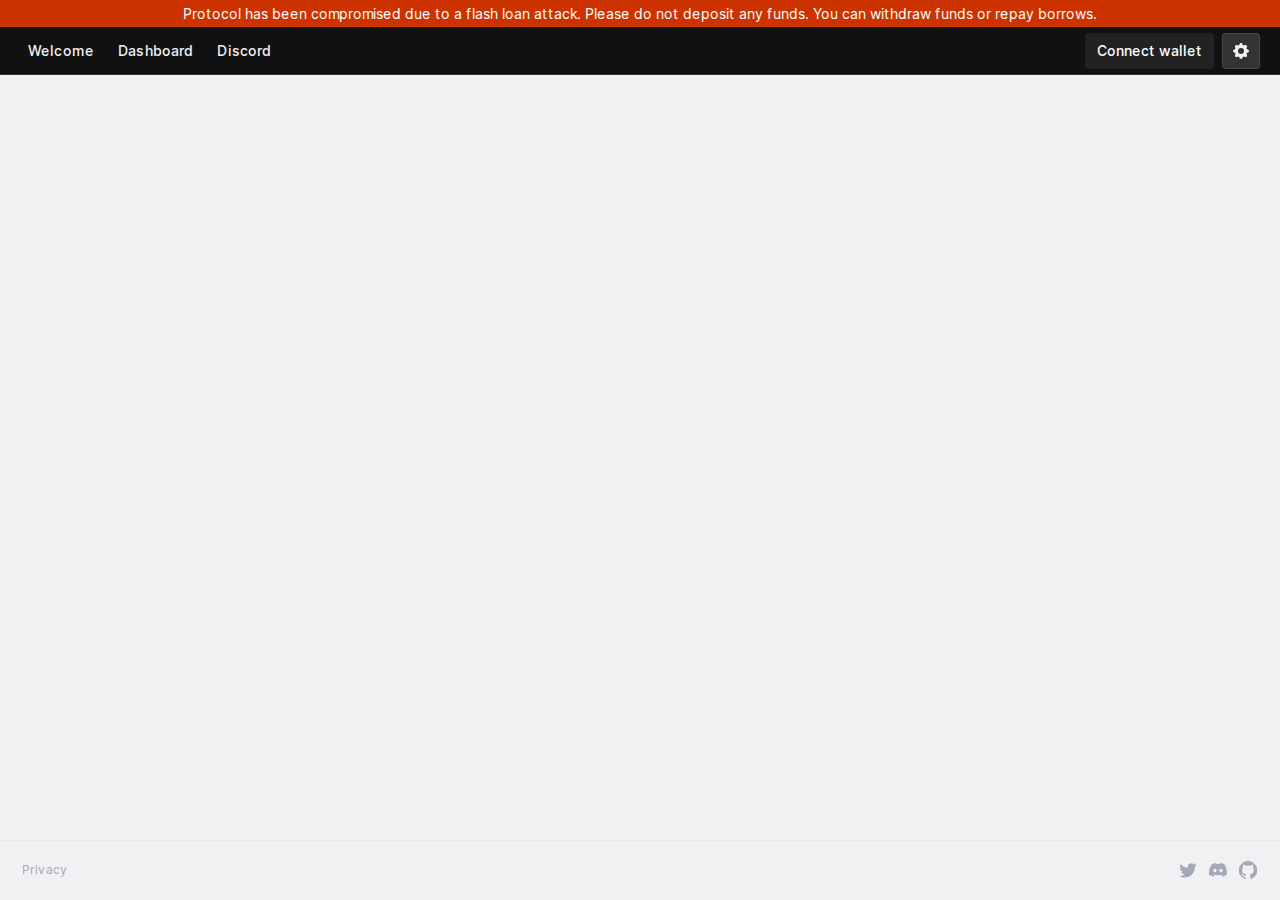
<file: reserve-overview/index.html>
<!DOCTYPE html><html lang="en"><head><meta charSet="utf-8"/><meta name="viewport" content="initial-scale=1, width=device-width"/><title>PolyLend - Open Source Liquidity Protocol</title><meta name="description" content="PolyLend is an Open Source Protocol to create Non-Custodial Liquidity Markets to earn interest on supplying and borrowing assets with a variable or stable interest rate. The protocol is designed for easy integration into your products and services."/><meta property="og:title" content="PolyLend - Open Source Liquidity Protocol"/><meta property="og:description" content="PolyLend is an Open Source Protocol to create Non-Custodial Liquidity Markets to earn interest on supplying and borrowing assets with a variable or stable interest rate. The protocol is designed for easy integration into your products and services."/><meta property="og:image" content="https://i.imgur.com/EkyPgDe.png"/><meta name="twitter:image" content="https://i.imgur.com/EkyPgDe.png"/><meta name="twitter:image:alt" content="aave governance image"/><meta name="twitter:site" content="@polylendxyz"/><meta property="twitter:card" content="summary_large_image"/><meta name="twitter:title" content="Open Source Liquidity Protocol"/><meta name="twitter:description" content="PolyLend is an Open Source Protocol to create Non-Custodial Liquidity Markets to earn interest on supplying and borrowing assets with a variable or stable interest rate. The protocol is designed for easy integration into your products and services."/><meta name="keywords" content="Decentralized Finance, DeFi, lending, borrowing, stablecoins, Ethereum, assets, erc-20, smart contracts, open finance, trustless"/><meta name="apple-mobile-web-app-title" content="PolyLend"/><meta name="apple-mobile-web-app-capable" content="yes"/><meta name="apple-mobile-web-app-status-bar-style" content="black"/><meta name="next-head-count" content="17"/><meta name="theme-color" content="#1B2030"/><link rel="shortcut icon" href="/favicon.ico"/><link rel="manifest" href="/manifest.json"/><style data-emotion="css-global 0"></style><style data-emotion="css-global kpnynb">html{-webkit-font-smoothing:antialiased;-moz-osx-font-smoothing:grayscale;box-sizing:border-box;-webkit-text-size-adjust:100%;}*,*::before,*::after{box-sizing:inherit;}strong,b{font-weight:700;}body{margin:0;color:#303549;background-color:#F1F1F3;}@media print{body{background-color:#fff;}}body::backdrop{background-color:#F1F1F3;}body{font-family:Inter,Arial;font-weight:400;font-size:0.875rem;min-width:375px;}body >div:first-of-type{min-height:100vh;display:-webkit-box;display:-webkit-flex;display:-ms-flexbox;display:flex;-webkit-flex-direction:column;-ms-flex-direction:column;flex-direction:column;}</style><style data-emotion="css wfzxzu 1me2gch 1dvha5n 16aiotu iyvzbl 1oo81ru i9gxme 128fi7s 1xshlis q5q60p 1100lx1 a8trvh jnihsa 15zum9u 1k59fgg 1o62gjw qe1uop 10dohqv">.css-wfzxzu{height:48px;position:-webkit-sticky;position:sticky;top:0;-webkit-transition:top 300ms cubic-bezier(0.4, 0, 0.2, 1) 0ms;transition:top 300ms cubic-bezier(0.4, 0, 0.2, 1) 0ms;z-index:1100;background-color:#111;display:-webkit-box;display:-webkit-flex;display:-ms-flexbox;display:flex;-webkit-align-items:center;-webkit-box-align:center;-ms-flex-align:center;align-items:center;-webkit-flex-direction:space-between;-ms-flex-direction:space-between;flex-direction:space-between;box-shadow:inset 0px -1px 0px rgba(242, 243, 247, 0.16);}@media (min-width:0px){.css-wfzxzu{padding:8px 8px 8px 20px;}}@media (min-width:640px){.css-wfzxzu{padding:8px 20px;}}@media (min-width:0px){.css-1me2gch{display:none;}}@media (min-width:960px){.css-1me2gch{display:block;}}.css-1dvha5n{list-style:none;margin:0;padding:0;position:relative;display:-webkit-box;display:-webkit-flex;display:-ms-flexbox;display:flex;}.css-1dvha5n .MuiMenuItem-root+.MuiDivider-root,.css-1dvha5n .MuiDivider-root{margin-top:4px;margin-bottom:4px;}@media (min-width:0px){.css-1dvha5n{-webkit-align-items:flex-start;-webkit-box-align:flex-start;-ms-flex-align:flex-start;align-items:flex-start;-webkit-flex-direction:column;-ms-flex-direction:column;flex-direction:column;}}@media (min-width:960px){.css-1dvha5n{-webkit-align-items:center;-webkit-box-align:center;-ms-flex-align:center;align-items:center;-webkit-flex-direction:row;-ms-flex-direction:row;flex-direction:row;}}.css-16aiotu{display:-webkit-box;display:-webkit-flex;display:-ms-flexbox;display:flex;-webkit-box-pack:start;-ms-flex-pack:start;-webkit-justify-content:flex-start;justify-content:flex-start;-webkit-align-items:center;-webkit-box-align:center;-ms-flex-align:center;align-items:center;position:relative;-webkit-text-decoration:none;text-decoration:none;width:100%;box-sizing:border-box;text-align:left;}.css-16aiotu.Mui-focusVisible{background-color:#F1F1F3;}.css-16aiotu.Mui-selected{background-color:rgba(51, 51, 51, 0.08);}.css-16aiotu.Mui-selected.Mui-focusVisible{background-color:rgba(51, 51, 51, 0.2);}.css-16aiotu.Mui-disabled{opacity:0.38;}@media (min-width:0px){.css-16aiotu{width:100%;margin-right:0px;}}@media (min-width:960px){.css-16aiotu{width:unset;margin-right:8px;}}.css-iyvzbl{margin:0;font-family:Inter,Arial;font-weight:400;letter-spacing:0.009375rem;line-height:143%;font-size:0.875rem;color:#333;-webkit-text-decoration:none;text-decoration:none;display:-webkit-inline-box;display:-webkit-inline-flex;display:-ms-inline-flexbox;display:inline-flex;-webkit-align-items:center;-webkit-box-align:center;-ms-flex-align:center;align-items:center;-webkit-box-pack:center;-ms-flex-pack:center;-webkit-justify-content:center;justify-content:center;position:relative;box-sizing:border-box;-webkit-tap-highlight-color:transparent;background-color:transparent;outline:0;border:0;margin:0;border-radius:0;padding:0;cursor:pointer;-webkit-user-select:none;-moz-user-select:none;-ms-user-select:none;user-select:none;vertical-align:middle;-moz-appearance:none;-webkit-appearance:none;-webkit-text-decoration:none;text-decoration:none;color:inherit;min-width:64px;padding:6px 8px;border-radius:4px;-webkit-transition:background-color 250ms cubic-bezier(0.4, 0, 0.2, 1) 0ms,box-shadow 250ms cubic-bezier(0.4, 0, 0.2, 1) 0ms,border-color 250ms cubic-bezier(0.4, 0, 0.2, 1) 0ms,color 250ms cubic-bezier(0.4, 0, 0.2, 1) 0ms;transition:background-color 250ms cubic-bezier(0.4, 0, 0.2, 1) 0ms,box-shadow 250ms cubic-bezier(0.4, 0, 0.2, 1) 0ms,border-color 250ms cubic-bezier(0.4, 0, 0.2, 1) 0ms,color 250ms cubic-bezier(0.4, 0, 0.2, 1) 0ms;color:#333;box-shadow:none;border-radius:4px;font-family:Inter,Arial;font-weight:500;line-height:1.5rem;font-size:0.875rem;padding:6px 12px;color:#F1F1F3;padding:6px 8px;position:relative;}.css-iyvzbl::-moz-focus-inner{border-style:none;}.css-iyvzbl.Mui-disabled{pointer-events:none;cursor:default;}@media print{.css-iyvzbl{-webkit-print-color-adjust:exact;color-adjust:exact;}}.css-iyvzbl:hover{-webkit-text-decoration:none;text-decoration:none;background-color:rgba(51, 51, 51, 0.04);}@media (hover: none){.css-iyvzbl:hover{background-color:transparent;}}.css-iyvzbl.Mui-disabled{color:#BBBECA;}.css-iyvzbl:hover{box-shadow:none;}.css-iyvzbl.Mui-focusVisible{box-shadow:none;}.css-iyvzbl:active{box-shadow:none;}.css-iyvzbl.Mui-disabled{box-shadow:none;}.active.css-iyvzbl:after,.css-iyvzbl:hover.css-iyvzbl:after{-webkit-transform:scaleX(1);-moz-transform:scaleX(1);-ms-transform:scaleX(1);transform:scaleX(1);transform-origin:bottom left;}.css-iyvzbl:after{content:'';position:absolute;width:100%;-webkit-transform:scaleX(0);-moz-transform:scaleX(0);-ms-transform:scaleX(0);transform:scaleX(0);height:2px;bottom:-6px;left:0;background:#fff;transform-origin:bottom right;-webkit-transition:-webkit-transform 0.25s ease-out;transition:transform 0.25s ease-out;}.css-1oo81ru{margin:0;font-family:Inter,Arial;font-weight:400;letter-spacing:0.009375rem;line-height:143%;font-size:0.875rem;color:#333;-webkit-text-decoration:none;text-decoration:none;display:-webkit-inline-box;display:-webkit-inline-flex;display:-ms-inline-flexbox;display:inline-flex;-webkit-align-items:center;-webkit-box-align:center;-ms-flex-align:center;align-items:center;-webkit-box-pack:center;-ms-flex-pack:center;-webkit-justify-content:center;justify-content:center;position:relative;box-sizing:border-box;-webkit-tap-highlight-color:transparent;background-color:transparent;outline:0;border:0;margin:0;border-radius:0;padding:0;cursor:pointer;-webkit-user-select:none;-moz-user-select:none;-ms-user-select:none;user-select:none;vertical-align:middle;-moz-appearance:none;-webkit-appearance:none;-webkit-text-decoration:none;text-decoration:none;color:inherit;min-width:64px;padding:6px 8px;border-radius:4px;-webkit-transition:background-color 250ms cubic-bezier(0.4, 0, 0.2, 1) 0ms,box-shadow 250ms cubic-bezier(0.4, 0, 0.2, 1) 0ms,border-color 250ms cubic-bezier(0.4, 0, 0.2, 1) 0ms,color 250ms cubic-bezier(0.4, 0, 0.2, 1) 0ms;transition:background-color 250ms cubic-bezier(0.4, 0, 0.2, 1) 0ms,box-shadow 250ms cubic-bezier(0.4, 0, 0.2, 1) 0ms,border-color 250ms cubic-bezier(0.4, 0, 0.2, 1) 0ms,color 250ms cubic-bezier(0.4, 0, 0.2, 1) 0ms;color:#333;box-shadow:none;border-radius:4px;font-family:Inter,Arial;font-weight:500;line-height:1.5rem;font-size:0.875rem;padding:6px 12px;color:#F1F1F3;padding:6px 8px;position:relative;}.css-1oo81ru::-moz-focus-inner{border-style:none;}.css-1oo81ru.Mui-disabled{pointer-events:none;cursor:default;}@media print{.css-1oo81ru{-webkit-print-color-adjust:exact;color-adjust:exact;}}.css-1oo81ru:hover{-webkit-text-decoration:none;text-decoration:none;background-color:rgba(51, 51, 51, 0.04);}@media (hover: none){.css-1oo81ru:hover{background-color:transparent;}}.css-1oo81ru.Mui-disabled{color:#BBBECA;}.css-1oo81ru:hover{box-shadow:none;}.css-1oo81ru.Mui-focusVisible{box-shadow:none;}.css-1oo81ru:active{box-shadow:none;}.css-1oo81ru.Mui-disabled{box-shadow:none;}.active.css-1oo81ru:after,.css-1oo81ru:hover.css-1oo81ru:after{-webkit-transform:scaleX(1);-moz-transform:scaleX(1);-ms-transform:scaleX(1);transform:scaleX(1);transform-origin:bottom left;}.css-1oo81ru:after{content:'';position:absolute;width:100%;-webkit-transform:scaleX(0);-moz-transform:scaleX(0);-ms-transform:scaleX(0);transform:scaleX(0);height:2px;bottom:-6px;left:0;background:#fff;transform-origin:bottom right;-webkit-transition:-webkit-transform 0.25s ease-out;transition:transform 0.25s ease-out;}.css-i9gxme{-webkit-box-flex:1;-webkit-flex-grow:1;-ms-flex-positive:1;flex-grow:1;}.css-128fi7s{display:-webkit-inline-box;display:-webkit-inline-flex;display:-ms-inline-flexbox;display:inline-flex;-webkit-align-items:center;-webkit-box-align:center;-ms-flex-align:center;align-items:center;-webkit-box-pack:center;-ms-flex-pack:center;-webkit-justify-content:center;justify-content:center;position:relative;box-sizing:border-box;-webkit-tap-highlight-color:transparent;background-color:transparent;outline:0;border:0;margin:0;border-radius:0;padding:0;cursor:pointer;-webkit-user-select:none;-moz-user-select:none;-ms-user-select:none;user-select:none;vertical-align:middle;-moz-appearance:none;-webkit-appearance:none;-webkit-text-decoration:none;text-decoration:none;color:inherit;min-width:64px;padding:6px 16px;border-radius:4px;-webkit-transition:background-color 250ms cubic-bezier(0.4, 0, 0.2, 1) 0ms,box-shadow 250ms cubic-bezier(0.4, 0, 0.2, 1) 0ms,border-color 250ms cubic-bezier(0.4, 0, 0.2, 1) 0ms,color 250ms cubic-bezier(0.4, 0, 0.2, 1) 0ms;transition:background-color 250ms cubic-bezier(0.4, 0, 0.2, 1) 0ms,box-shadow 250ms cubic-bezier(0.4, 0, 0.2, 1) 0ms,border-color 250ms cubic-bezier(0.4, 0, 0.2, 1) 0ms,color 250ms cubic-bezier(0.4, 0, 0.2, 1) 0ms;box-shadow:none;border-radius:4px;font-family:Inter,Arial;font-weight:500;line-height:1.5rem;font-size:0.875rem;padding:6px 12px;color:#fff;background:linear-gradient(248.86deg, #222 10.51%, #222 93.41%);-webkit-transition:all 0.2s ease;transition:all 0.2s ease;}.css-128fi7s::-moz-focus-inner{border-style:none;}.css-128fi7s.Mui-disabled{pointer-events:none;cursor:default;}@media print{.css-128fi7s{-webkit-print-color-adjust:exact;color-adjust:exact;}}.css-128fi7s:hover{-webkit-text-decoration:none;text-decoration:none;background-color:rgba(48, 53, 73, 0.04);}@media (hover: none){.css-128fi7s:hover{background-color:transparent;}}.css-128fi7s.Mui-disabled{color:#BBBECA;}.css-128fi7s:hover{box-shadow:none;}.css-128fi7s.Mui-focusVisible{box-shadow:none;}.css-128fi7s:active{box-shadow:none;}.css-128fi7s.Mui-disabled{box-shadow:none;}.css-128fi7s:hover,.css-128fi7s.Mui-focusVisible{background:linear-gradient(248.86deg, #222 10.51%, #222 93.41%);opacity:0.9;}.css-1xshlis{display:-webkit-inline-box;display:-webkit-inline-flex;display:-ms-inline-flexbox;display:inline-flex;-webkit-align-items:center;-webkit-box-align:center;-ms-flex-align:center;align-items:center;-webkit-box-pack:center;-ms-flex-pack:center;-webkit-justify-content:center;justify-content:center;position:relative;box-sizing:border-box;-webkit-tap-highlight-color:transparent;background-color:transparent;outline:0;border:0;margin:0;border-radius:0;padding:0;cursor:pointer;-webkit-user-select:none;-moz-user-select:none;-ms-user-select:none;user-select:none;vertical-align:middle;-moz-appearance:none;-webkit-appearance:none;-webkit-text-decoration:none;text-decoration:none;color:inherit;min-width:64px;padding:6px 16px;border-radius:4px;-webkit-transition:background-color 250ms cubic-bezier(0.4, 0, 0.2, 1) 0ms,box-shadow 250ms cubic-bezier(0.4, 0, 0.2, 1) 0ms,border-color 250ms cubic-bezier(0.4, 0, 0.2, 1) 0ms,color 250ms cubic-bezier(0.4, 0, 0.2, 1) 0ms;transition:background-color 250ms cubic-bezier(0.4, 0, 0.2, 1) 0ms,box-shadow 250ms cubic-bezier(0.4, 0, 0.2, 1) 0ms,border-color 250ms cubic-bezier(0.4, 0, 0.2, 1) 0ms,color 250ms cubic-bezier(0.4, 0, 0.2, 1) 0ms;box-shadow:none;border-radius:4px;font-family:Inter,Arial;font-weight:500;line-height:1.5rem;font-size:0.875rem;padding:6px 12px;color:#fff;border:1px solid;border-color:#EBEBED1F;background-color:#333;padding:7px 8px;min-width:unset;margin-left:8px;}.css-1xshlis::-moz-focus-inner{border-style:none;}.css-1xshlis.Mui-disabled{pointer-events:none;cursor:default;}@media print{.css-1xshlis{-webkit-print-color-adjust:exact;color-adjust:exact;}}.css-1xshlis:hover{-webkit-text-decoration:none;text-decoration:none;background-color:rgba(48, 53, 73, 0.04);}@media (hover: none){.css-1xshlis:hover{background-color:transparent;}}.css-1xshlis.Mui-disabled{color:#BBBECA;}.css-1xshlis:hover{box-shadow:none;}.css-1xshlis.Mui-focusVisible{box-shadow:none;}.css-1xshlis:active{box-shadow:none;}.css-1xshlis.Mui-disabled{box-shadow:none;}.css-1xshlis:hover,.css-1xshlis.Mui-focusVisible{background-color:#111;}.css-q5q60p{-webkit-user-select:none;-moz-user-select:none;-ms-user-select:none;user-select:none;width:1em;height:1em;display:inline-block;fill:currentColor;-webkit-flex-shrink:0;-ms-flex-negative:0;flex-shrink:0;-webkit-transition:fill 200ms cubic-bezier(0.4, 0, 0.2, 1) 0ms;transition:fill 200ms cubic-bezier(0.4, 0, 0.2, 1) 0ms;font-size:1.25rem;color:#F1F1F3;}@media (min-width:0px){.css-1100lx1{display:-webkit-box;display:-webkit-flex;display:-ms-flexbox;display:flex;}}@media (min-width:960px){.css-1100lx1{display:none;}}.css-a8trvh{display:-webkit-box;display:-webkit-flex;display:-ms-flexbox;display:flex;-webkit-flex-direction:column;-ms-flex-direction:column;flex-direction:column;-webkit-flex:1;-ms-flex:1;flex:1;z-index:0;}.css-jnihsa{display:-webkit-box;display:-webkit-flex;display:-ms-flexbox;display:flex;width:100%;-webkit-box-pack:justify;-webkit-justify-content:space-between;justify-content:space-between;-webkit-align-items:center;-webkit-box-align:center;-ms-flex-align:center;align-items:center;gap:22px;box-shadow:inset 0px 1px 0px rgba(0, 0, 0, 0.04);}@media (min-width:0px){.css-jnihsa{padding:22px 0px 40px 0px;-webkit-flex-direction:column;-ms-flex-direction:column;flex-direction:column;}}@media (min-width:640px){.css-jnihsa{padding:0 22px 0 40px;-webkit-flex-direction:column;-ms-flex-direction:column;flex-direction:column;}}@media (min-width:760px){.css-jnihsa{padding:20px 22px;-webkit-flex-direction:row;-ms-flex-direction:row;flex-direction:row;}}.css-15zum9u{display:-webkit-box;display:-webkit-flex;display:-ms-flexbox;display:flex;gap:10px;-webkit-align-items:center;-webkit-box-align:center;-ms-flex-align:center;align-items:center;}.css-1k59fgg{margin:0;font-family:Inter,Arial;font-weight:400;letter-spacing:0.009375rem;line-height:143%;font-size:0.875rem;color:#333;-webkit-text-decoration:none;text-decoration:none;color:#A5A8B6;display:-webkit-box;display:-webkit-flex;display:-ms-flexbox;display:flex;-webkit-align-items:center;-webkit-box-align:center;-ms-flex-align:center;align-items:center;}.css-1k59fgg:hover{color:#303549;}.css-1o62gjw{margin:0;font-family:Inter,Arial;font-weight:400;letter-spacing:0.009375rem;line-height:1rem;font-size:0.75rem;}.css-qe1uop{-webkit-user-select:none;-moz-user-select:none;-ms-user-select:none;user-select:none;width:1em;height:1em;display:inline-block;fill:currentColor;-webkit-flex-shrink:0;-ms-flex-negative:0;flex-shrink:0;-webkit-transition:fill 200ms cubic-bezier(0.4, 0, 0.2, 1) 0ms;transition:fill 200ms cubic-bezier(0.4, 0, 0.2, 1) 0ms;font-size:1.5rem;}@media (min-width:0px){.css-qe1uop{font-size:24px;}}@media (min-width:640px){.css-qe1uop{font-size:24px;}}@media (min-width:760px){.css-qe1uop{font-size:20px;}}.css-10dohqv{-webkit-user-select:none;-moz-user-select:none;-ms-user-select:none;user-select:none;width:1em;height:1em;display:inline-block;fill:currentColor;-webkit-flex-shrink:0;-ms-flex-negative:0;flex-shrink:0;-webkit-transition:fill 200ms cubic-bezier(0.4, 0, 0.2, 1) 0ms;transition:fill 200ms cubic-bezier(0.4, 0, 0.2, 1) 0ms;font-size:1.5rem;}</style><link rel="preload" href="/_next/static/css/1fce86bcfcf00a40.css" as="style"/><link rel="stylesheet" href="/_next/static/css/1fce86bcfcf00a40.css" data-n-g=""/><noscript data-n-css=""></noscript><script defer="" nomodule="" src="/_next/static/chunks/polyfills-5cd94c89d3acac5f.js"></script><script src="/_next/static/chunks/webpack-323c93bd8745c7dc.js" defer=""></script><script src="/_next/static/chunks/framework-bb5c596eafb42b22.js" defer=""></script><script src="/_next/static/chunks/main-5d9d21faa54fd8bf.js" defer=""></script><script src="/_next/static/chunks/pages/_app-793f6eb93545e672.js" defer=""></script><script src="/_next/static/chunks/223-cdb715c2d8232752.js" defer=""></script><script src="/_next/static/chunks/pages/reserve-overview-4fe7155afd614907.js" defer=""></script><script src="/_next/static/OLriIIfeFRRiqyLO4etGv/_buildManifest.js" defer=""></script><script src="/_next/static/OLriIIfeFRRiqyLO4etGv/_ssgManifest.js" defer=""></script><script src="/_next/static/OLriIIfeFRRiqyLO4etGv/_middlewareManifest.js" defer=""></script></head><body><div id="__next" data-reactroot=""><div class="MuiBox-root css-0"><div style="text-align:center;background-color:#cc3300;color:#fff;padding:5px">Protocol has been compromised due to a flash loan attack. Please do not deposit any funds. You can withdraw funds or repay borrows.</div><header class="MuiBox-root css-wfzxzu"><div class="MuiBox-root css-1me2gch"><ul class="MuiList-root css-1dvha5n"><li class="MuiListItem-root MuiListItem-gutters css-16aiotu" data-cy="menuMarkets"><a class="MuiTypography-root MuiTypography-description MuiLink-root MuiLink-underlineNone MuiButtonBase-root MuiButton-root MuiButton-text MuiButton-textPrimary MuiButton-sizeMedium MuiButton-textSizeMedium MuiButton-disableElevation MuiButton-root MuiButton-text MuiButton-textPrimary MuiButton-sizeMedium MuiButton-textSizeMedium MuiButton-disableElevation css-1oo81ru" tabindex="0" href="/">Welcome</a></li><li class="MuiListItem-root MuiListItem-gutters css-16aiotu" data-cy="menuDashboard"><a class="MuiTypography-root MuiTypography-description MuiLink-root MuiLink-underlineNone MuiButtonBase-root MuiButton-root MuiButton-text MuiButton-textPrimary MuiButton-sizeMedium MuiButton-textSizeMedium MuiButton-disableElevation MuiButton-root MuiButton-text MuiButton-textPrimary MuiButton-sizeMedium MuiButton-textSizeMedium MuiButton-disableElevation css-1oo81ru" tabindex="0" href="/dashboard/">Dashboard</a></li><li class="MuiListItem-root MuiListItem-gutters css-16aiotu" data-cy="menuDiscord"><a class="MuiTypography-root MuiTypography-description MuiLink-root MuiLink-underlineNone MuiButtonBase-root MuiButton-root MuiButton-text MuiButton-textPrimary MuiButton-sizeMedium MuiButton-textSizeMedium MuiButton-disableElevation MuiButton-root MuiButton-text MuiButton-textPrimary MuiButton-sizeMedium MuiButton-textSizeMedium MuiButton-disableElevation css-iyvzbl" href="https://discord.gg/kYz7QBPXN7" target="_blank" rel="noopener" tabindex="0">Discord</a></li></ul></div><div class="MuiBox-root css-i9gxme"></div><button class="MuiButtonBase-root MuiButton-root MuiButton-gradient MuiButton-gradientPrimary MuiButton-sizeMedium MuiButton-gradientSizeMedium MuiButton-disableElevation MuiButton-root MuiButton-gradient MuiButton-gradientPrimary MuiButton-sizeMedium MuiButton-gradientSizeMedium MuiButton-disableElevation css-128fi7s" tabindex="0" type="button" aria-label="wallet" id="wallet-button" aria-haspopup="true">Connect wallet</button><div class="MuiBox-root css-1me2gch"><button class="MuiButtonBase-root MuiButton-root MuiButton-surface MuiButton-surfacePrimary MuiButton-sizeMedium MuiButton-surfaceSizeMedium MuiButton-disableElevation MuiButton-root MuiButton-surface MuiButton-surfacePrimary MuiButton-sizeMedium MuiButton-surfaceSizeMedium MuiButton-disableElevation css-1xshlis" tabindex="0" type="button" aria-label="settings" id="settings-button" aria-haspopup="true"><svg class="MuiSvgIcon-root MuiSvgIcon-fontSizeSmall css-q5q60p" focusable="false" aria-hidden="true" viewBox="0 0 24 24"><svg xmlns="http://www.w3.org/2000/svg" viewBox="0 0 20 20" fill="currentColor" aria-hidden="true"><path fill-rule="evenodd" d="M11.49 3.17c-.38-1.56-2.6-1.56-2.98 0a1.532 1.532 0 01-2.286.948c-1.372-.836-2.942.734-2.106 2.106.54.886.061 2.042-.947 2.287-1.561.379-1.561 2.6 0 2.978a1.532 1.532 0 01.947 2.287c-.836 1.372.734 2.942 2.106 2.106a1.532 1.532 0 012.287.947c.379 1.561 2.6 1.561 2.978 0a1.533 1.533 0 012.287-.947c1.372.836 2.942-.734 2.106-2.106a1.533 1.533 0 01.947-2.287c1.561-.379 1.561-2.6 0-2.978a1.532 1.532 0 01-.947-2.287c.836-1.372-.734-2.942-2.106-2.106a1.532 1.532 0 01-2.287-.947zM10 13a3 3 0 100-6 3 3 0 000 6z" clip-rule="evenodd"></path></svg></svg></button></div><div class="MuiBox-root css-1100lx1"><button class="MuiButtonBase-root MuiButton-root MuiButton-surface MuiButton-surfacePrimary MuiButton-sizeMedium MuiButton-surfaceSizeMedium MuiButton-disableElevation MuiButton-root MuiButton-surface MuiButton-surfacePrimary MuiButton-sizeMedium MuiButton-surfaceSizeMedium MuiButton-disableElevation css-1xshlis" tabindex="0" type="button" id="settings-button-mobile"><svg class="MuiSvgIcon-root MuiSvgIcon-fontSizeSmall css-q5q60p" focusable="false" aria-hidden="true" viewBox="0 0 24 24"><svg xmlns="http://www.w3.org/2000/svg" fill="none" viewBox="0 0 24 24" stroke-width="2" stroke="currentColor" aria-hidden="true"><path stroke-linecap="round" stroke-linejoin="round" d="M4 6h16M4 12h16M4 18h16"></path></svg></svg></button></div></header></div><main class="MuiBox-root css-a8trvh"></main><div class="MuiBox-root css-jnihsa"><div class="MuiBox-root css-15zum9u"><a class="MuiTypography-root MuiTypography-description MuiLink-root MuiLink-underlineNone css-1k59fgg" href="https://aave.com/privacy-policy/" target="_blank" rel="noopener"><p class="MuiTypography-root MuiTypography-caption css-1o62gjw">Privacy</p></a></div><div class="MuiBox-root css-15zum9u"><a class="MuiTypography-root MuiTypography-description MuiLink-root MuiLink-underlineNone css-1k59fgg" href="https://twitter.com/polylendxyz" target="_blank" rel="noopener"><svg class="MuiSvgIcon-root MuiSvgIcon-fontSizeMedium css-qe1uop" focusable="false" aria-hidden="true" viewBox="0 0 24 24"><svg class="MuiSvgIcon-root MuiSvgIcon-fontSizeMedium css-10dohqv" focusable="false" aria-hidden="true" viewBox="0 0 24 24" data-testid="TwitterIcon"><path d="M22.46 6c-.77.35-1.6.58-2.46.69.88-.53 1.56-1.37 1.88-2.38-.83.5-1.75.85-2.72 1.05C18.37 4.5 17.26 4 16 4c-2.35 0-4.27 1.92-4.27 4.29 0 .34.04.67.11.98C8.28 9.09 5.11 7.38 3 4.79c-.37.63-.58 1.37-.58 2.15 0 1.49.75 2.81 1.91 3.56-.71 0-1.37-.2-1.95-.5v.03c0 2.08 1.48 3.82 3.44 4.21a4.22 4.22 0 0 1-1.93.07 4.28 4.28 0 0 0 4 2.98 8.521 8.521 0 0 1-5.33 1.84c-.34 0-.68-.02-1.02-.06C3.44 20.29 5.7 21 8.12 21 16 21 20.33 14.46 20.33 8.79c0-.19 0-.37-.01-.56.84-.6 1.56-1.36 2.14-2.23z"></path></svg></svg></a><a class="MuiTypography-root MuiTypography-description MuiLink-root MuiLink-underlineNone css-1k59fgg" href="https://discord.polylend.xyz/" target="_blank" rel="noopener"><svg class="MuiSvgIcon-root MuiSvgIcon-fontSizeMedium css-qe1uop" focusable="false" aria-hidden="true" viewBox="0 0 24 24"><svg viewBox="0 0 20 20" xmlns="http://www.w3.org/2000/svg"><path d="M16.238 4.137a14.845 14.845 0 0 0-3.664-1.136.056.056 0 0 0-.059.028c-.158.281-.334.648-.456.937a13.703 13.703 0 0 0-4.115 0 9.483 9.483 0 0 0-.464-.937A.058.058 0 0 0 7.422 3c-1.286.221-2.516.61-3.664 1.136a.052.052 0 0 0-.024.021C1.4 7.644.76 11.045 1.074 14.403a.062.062 0 0 0 .024.042 14.926 14.926 0 0 0 4.494 2.273.058.058 0 0 0 .064-.021c.346-.473.654-.972.92-1.496a.057.057 0 0 0-.032-.08 9.831 9.831 0 0 1-1.404-.668.058.058 0 0 1-.006-.096 7.67 7.67 0 0 0 .279-.219.056.056 0 0 1 .058-.008c2.946 1.345 6.135 1.345 9.046 0a.056.056 0 0 1 .06.008 7.7 7.7 0 0 0 .279.219.058.058 0 0 1-.005.096 9.228 9.228 0 0 1-1.405.668.057.057 0 0 0-.03.08c.27.524.578 1.022.918 1.495.014.02.04.029.063.021a14.877 14.877 0 0 0 4.502-2.272.058.058 0 0 0 .023-.041c.376-3.883-.628-7.255-2.66-10.245a.046.046 0 0 0-.024-.022Zm-9.223 8.221c-.887 0-1.618-.814-1.618-1.814S6.114 8.73 7.015 8.73c.908 0 1.632.821 1.618 1.814 0 1-.717 1.814-1.618 1.814Zm5.981 0c-.887 0-1.618-.814-1.618-1.814s.717-1.814 1.618-1.814c.908 0 1.632.821 1.618 1.814 0 1-.71 1.814-1.618 1.814Z"></path></svg></svg></a><a class="MuiTypography-root MuiTypography-description MuiLink-root MuiLink-underlineNone css-1k59fgg" href="https://github.com/polylendxyz" target="_blank" rel="noopener"><svg class="MuiSvgIcon-root MuiSvgIcon-fontSizeMedium css-qe1uop" focusable="false" aria-hidden="true" viewBox="0 0 24 24"><svg class="MuiSvgIcon-root MuiSvgIcon-fontSizeMedium css-10dohqv" focusable="false" aria-hidden="true" viewBox="0 0 24 24" data-testid="GitHubIcon"><path d="M12 1.27a11 11 0 00-3.48 21.46c.55.09.73-.28.73-.55v-1.84c-3.03.64-3.67-1.46-3.67-1.46-.55-1.29-1.28-1.65-1.28-1.65-.92-.65.1-.65.1-.65 1.1 0 1.73 1.1 1.73 1.1.92 1.65 2.57 1.2 3.21.92a2 2 0 01.64-1.47c-2.47-.27-5.04-1.19-5.04-5.5 0-1.1.46-2.1 1.2-2.84a3.76 3.76 0 010-2.93s.91-.28 3.11 1.1c1.8-.49 3.7-.49 5.5 0 2.1-1.38 3.02-1.1 3.02-1.1a3.76 3.76 0 010 2.93c.83.74 1.2 1.74 1.2 2.94 0 4.21-2.57 5.13-5.04 5.4.45.37.82.92.82 2.02v3.03c0 .27.1.64.73.55A11 11 0 0012 1.27"></path></svg></svg></a></div></div></div><script id="__NEXT_DATA__" type="application/json">{"props":{"pageProps":{}},"page":"/reserve-overview","query":{},"buildId":"OLriIIfeFRRiqyLO4etGv","nextExport":true,"autoExport":true,"isFallback":false,"scriptLoader":[]}</script></body></html>
</file>
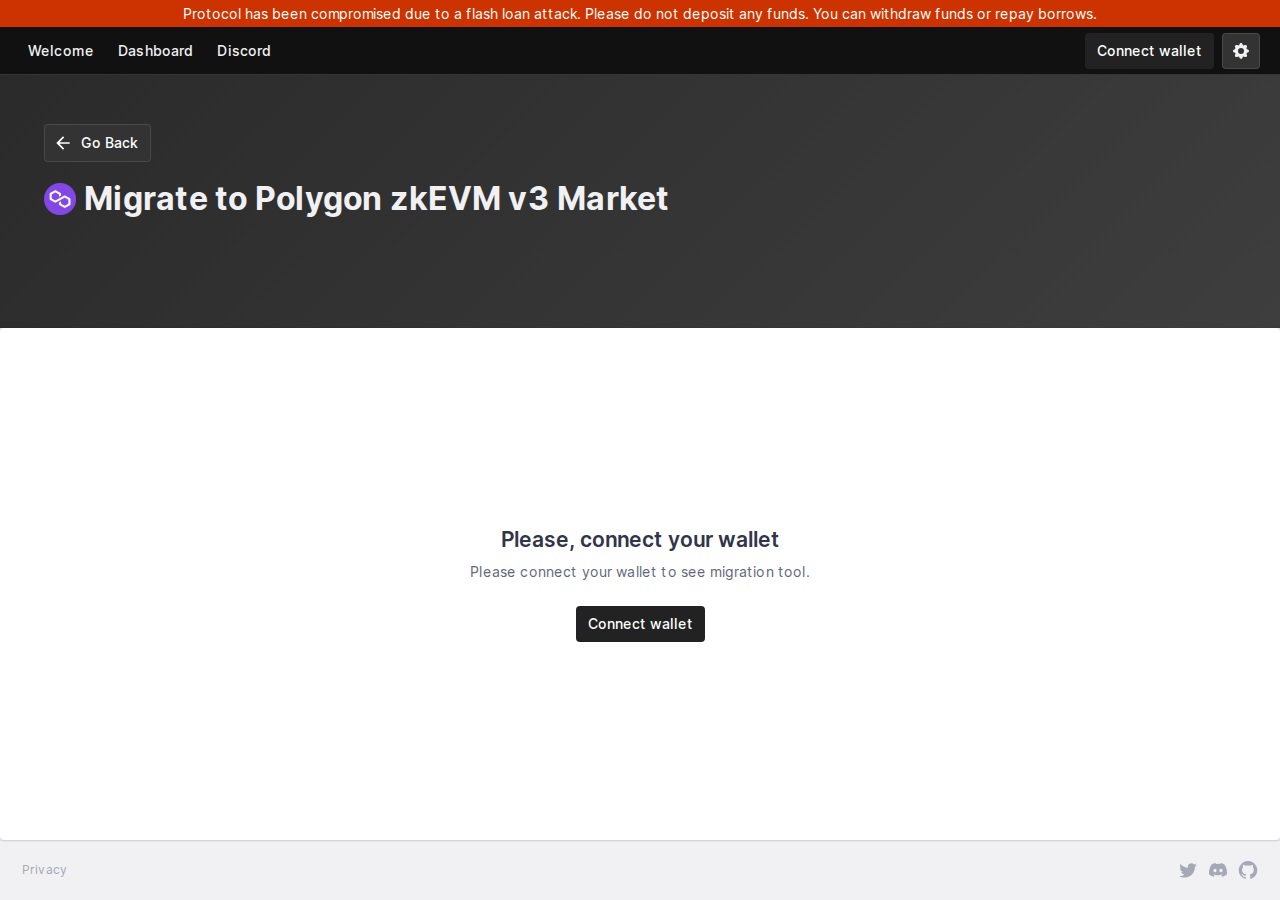
<file: v3-migration/index.html>
<!DOCTYPE html><html lang="en"><head><meta charSet="utf-8"/><meta name="viewport" content="initial-scale=1, width=device-width"/><title>PolyLend - Open Source Liquidity Protocol</title><meta name="description" content="PolyLend is an Open Source Protocol to create Non-Custodial Liquidity Markets to earn interest on supplying and borrowing assets with a variable or stable interest rate. The protocol is designed for easy integration into your products and services."/><meta property="og:title" content="PolyLend - Open Source Liquidity Protocol"/><meta property="og:description" content="PolyLend is an Open Source Protocol to create Non-Custodial Liquidity Markets to earn interest on supplying and borrowing assets with a variable or stable interest rate. The protocol is designed for easy integration into your products and services."/><meta property="og:image" content="https://i.imgur.com/EkyPgDe.png"/><meta name="twitter:image" content="https://i.imgur.com/EkyPgDe.png"/><meta name="twitter:image:alt" content="aave governance image"/><meta name="twitter:site" content="@polylendxyz"/><meta property="twitter:card" content="summary_large_image"/><meta name="twitter:title" content="Open Source Liquidity Protocol"/><meta name="twitter:description" content="PolyLend is an Open Source Protocol to create Non-Custodial Liquidity Markets to earn interest on supplying and borrowing assets with a variable or stable interest rate. The protocol is designed for easy integration into your products and services."/><meta name="keywords" content="Decentralized Finance, DeFi, lending, borrowing, stablecoins, Ethereum, assets, erc-20, smart contracts, open finance, trustless"/><meta name="apple-mobile-web-app-title" content="PolyLend"/><meta name="apple-mobile-web-app-capable" content="yes"/><meta name="apple-mobile-web-app-status-bar-style" content="black"/><meta name="next-head-count" content="17"/><meta name="theme-color" content="#1B2030"/><link rel="shortcut icon" href="/favicon.ico"/><link rel="manifest" href="/manifest.json"/><style data-emotion="css-global 0"></style><style data-emotion="css-global kpnynb">html{-webkit-font-smoothing:antialiased;-moz-osx-font-smoothing:grayscale;box-sizing:border-box;-webkit-text-size-adjust:100%;}*,*::before,*::after{box-sizing:inherit;}strong,b{font-weight:700;}body{margin:0;color:#303549;background-color:#F1F1F3;}@media print{body{background-color:#fff;}}body::backdrop{background-color:#F1F1F3;}body{font-family:Inter,Arial;font-weight:400;font-size:0.875rem;min-width:375px;}body >div:first-of-type{min-height:100vh;display:-webkit-box;display:-webkit-flex;display:-ms-flexbox;display:flex;-webkit-flex-direction:column;-ms-flex-direction:column;flex-direction:column;}</style><style data-emotion="css wfzxzu 1me2gch 1dvha5n 16aiotu iyvzbl 1oo81ru i9gxme 128fi7s 1xshlis q5q60p 1100lx1 a8trvh 1ffgw2h 15cfj54 un9kpr l9yetb 7i941n 1l6c7y9 1i92f6e 10dohqv 1nnbtin 1yp4ln 19d882k 70qvj9 hjllk8 k7vncv 11mxx5g 11zj654 roudg2 jnihsa 15zum9u 1k59fgg 1o62gjw qe1uop">.css-wfzxzu{height:48px;position:-webkit-sticky;position:sticky;top:0;-webkit-transition:top 300ms cubic-bezier(0.4, 0, 0.2, 1) 0ms;transition:top 300ms cubic-bezier(0.4, 0, 0.2, 1) 0ms;z-index:1100;background-color:#111;display:-webkit-box;display:-webkit-flex;display:-ms-flexbox;display:flex;-webkit-align-items:center;-webkit-box-align:center;-ms-flex-align:center;align-items:center;-webkit-flex-direction:space-between;-ms-flex-direction:space-between;flex-direction:space-between;box-shadow:inset 0px -1px 0px rgba(242, 243, 247, 0.16);}@media (min-width:0px){.css-wfzxzu{padding:8px 8px 8px 20px;}}@media (min-width:640px){.css-wfzxzu{padding:8px 20px;}}@media (min-width:0px){.css-1me2gch{display:none;}}@media (min-width:960px){.css-1me2gch{display:block;}}.css-1dvha5n{list-style:none;margin:0;padding:0;position:relative;display:-webkit-box;display:-webkit-flex;display:-ms-flexbox;display:flex;}.css-1dvha5n .MuiMenuItem-root+.MuiDivider-root,.css-1dvha5n .MuiDivider-root{margin-top:4px;margin-bottom:4px;}@media (min-width:0px){.css-1dvha5n{-webkit-align-items:flex-start;-webkit-box-align:flex-start;-ms-flex-align:flex-start;align-items:flex-start;-webkit-flex-direction:column;-ms-flex-direction:column;flex-direction:column;}}@media (min-width:960px){.css-1dvha5n{-webkit-align-items:center;-webkit-box-align:center;-ms-flex-align:center;align-items:center;-webkit-flex-direction:row;-ms-flex-direction:row;flex-direction:row;}}.css-16aiotu{display:-webkit-box;display:-webkit-flex;display:-ms-flexbox;display:flex;-webkit-box-pack:start;-ms-flex-pack:start;-webkit-justify-content:flex-start;justify-content:flex-start;-webkit-align-items:center;-webkit-box-align:center;-ms-flex-align:center;align-items:center;position:relative;-webkit-text-decoration:none;text-decoration:none;width:100%;box-sizing:border-box;text-align:left;}.css-16aiotu.Mui-focusVisible{background-color:#F1F1F3;}.css-16aiotu.Mui-selected{background-color:rgba(51, 51, 51, 0.08);}.css-16aiotu.Mui-selected.Mui-focusVisible{background-color:rgba(51, 51, 51, 0.2);}.css-16aiotu.Mui-disabled{opacity:0.38;}@media (min-width:0px){.css-16aiotu{width:100%;margin-right:0px;}}@media (min-width:960px){.css-16aiotu{width:unset;margin-right:8px;}}.css-iyvzbl{margin:0;font-family:Inter,Arial;font-weight:400;letter-spacing:0.009375rem;line-height:143%;font-size:0.875rem;color:#333;-webkit-text-decoration:none;text-decoration:none;display:-webkit-inline-box;display:-webkit-inline-flex;display:-ms-inline-flexbox;display:inline-flex;-webkit-align-items:center;-webkit-box-align:center;-ms-flex-align:center;align-items:center;-webkit-box-pack:center;-ms-flex-pack:center;-webkit-justify-content:center;justify-content:center;position:relative;box-sizing:border-box;-webkit-tap-highlight-color:transparent;background-color:transparent;outline:0;border:0;margin:0;border-radius:0;padding:0;cursor:pointer;-webkit-user-select:none;-moz-user-select:none;-ms-user-select:none;user-select:none;vertical-align:middle;-moz-appearance:none;-webkit-appearance:none;-webkit-text-decoration:none;text-decoration:none;color:inherit;min-width:64px;padding:6px 8px;border-radius:4px;-webkit-transition:background-color 250ms cubic-bezier(0.4, 0, 0.2, 1) 0ms,box-shadow 250ms cubic-bezier(0.4, 0, 0.2, 1) 0ms,border-color 250ms cubic-bezier(0.4, 0, 0.2, 1) 0ms,color 250ms cubic-bezier(0.4, 0, 0.2, 1) 0ms;transition:background-color 250ms cubic-bezier(0.4, 0, 0.2, 1) 0ms,box-shadow 250ms cubic-bezier(0.4, 0, 0.2, 1) 0ms,border-color 250ms cubic-bezier(0.4, 0, 0.2, 1) 0ms,color 250ms cubic-bezier(0.4, 0, 0.2, 1) 0ms;color:#333;box-shadow:none;border-radius:4px;font-family:Inter,Arial;font-weight:500;line-height:1.5rem;font-size:0.875rem;padding:6px 12px;color:#F1F1F3;padding:6px 8px;position:relative;}.css-iyvzbl::-moz-focus-inner{border-style:none;}.css-iyvzbl.Mui-disabled{pointer-events:none;cursor:default;}@media print{.css-iyvzbl{-webkit-print-color-adjust:exact;color-adjust:exact;}}.css-iyvzbl:hover{-webkit-text-decoration:none;text-decoration:none;background-color:rgba(51, 51, 51, 0.04);}@media (hover: none){.css-iyvzbl:hover{background-color:transparent;}}.css-iyvzbl.Mui-disabled{color:#BBBECA;}.css-iyvzbl:hover{box-shadow:none;}.css-iyvzbl.Mui-focusVisible{box-shadow:none;}.css-iyvzbl:active{box-shadow:none;}.css-iyvzbl.Mui-disabled{box-shadow:none;}.active.css-iyvzbl:after,.css-iyvzbl:hover.css-iyvzbl:after{-webkit-transform:scaleX(1);-moz-transform:scaleX(1);-ms-transform:scaleX(1);transform:scaleX(1);transform-origin:bottom left;}.css-iyvzbl:after{content:'';position:absolute;width:100%;-webkit-transform:scaleX(0);-moz-transform:scaleX(0);-ms-transform:scaleX(0);transform:scaleX(0);height:2px;bottom:-6px;left:0;background:#fff;transform-origin:bottom right;-webkit-transition:-webkit-transform 0.25s ease-out;transition:transform 0.25s ease-out;}.css-1oo81ru{margin:0;font-family:Inter,Arial;font-weight:400;letter-spacing:0.009375rem;line-height:143%;font-size:0.875rem;color:#333;-webkit-text-decoration:none;text-decoration:none;display:-webkit-inline-box;display:-webkit-inline-flex;display:-ms-inline-flexbox;display:inline-flex;-webkit-align-items:center;-webkit-box-align:center;-ms-flex-align:center;align-items:center;-webkit-box-pack:center;-ms-flex-pack:center;-webkit-justify-content:center;justify-content:center;position:relative;box-sizing:border-box;-webkit-tap-highlight-color:transparent;background-color:transparent;outline:0;border:0;margin:0;border-radius:0;padding:0;cursor:pointer;-webkit-user-select:none;-moz-user-select:none;-ms-user-select:none;user-select:none;vertical-align:middle;-moz-appearance:none;-webkit-appearance:none;-webkit-text-decoration:none;text-decoration:none;color:inherit;min-width:64px;padding:6px 8px;border-radius:4px;-webkit-transition:background-color 250ms cubic-bezier(0.4, 0, 0.2, 1) 0ms,box-shadow 250ms cubic-bezier(0.4, 0, 0.2, 1) 0ms,border-color 250ms cubic-bezier(0.4, 0, 0.2, 1) 0ms,color 250ms cubic-bezier(0.4, 0, 0.2, 1) 0ms;transition:background-color 250ms cubic-bezier(0.4, 0, 0.2, 1) 0ms,box-shadow 250ms cubic-bezier(0.4, 0, 0.2, 1) 0ms,border-color 250ms cubic-bezier(0.4, 0, 0.2, 1) 0ms,color 250ms cubic-bezier(0.4, 0, 0.2, 1) 0ms;color:#333;box-shadow:none;border-radius:4px;font-family:Inter,Arial;font-weight:500;line-height:1.5rem;font-size:0.875rem;padding:6px 12px;color:#F1F1F3;padding:6px 8px;position:relative;}.css-1oo81ru::-moz-focus-inner{border-style:none;}.css-1oo81ru.Mui-disabled{pointer-events:none;cursor:default;}@media print{.css-1oo81ru{-webkit-print-color-adjust:exact;color-adjust:exact;}}.css-1oo81ru:hover{-webkit-text-decoration:none;text-decoration:none;background-color:rgba(51, 51, 51, 0.04);}@media (hover: none){.css-1oo81ru:hover{background-color:transparent;}}.css-1oo81ru.Mui-disabled{color:#BBBECA;}.css-1oo81ru:hover{box-shadow:none;}.css-1oo81ru.Mui-focusVisible{box-shadow:none;}.css-1oo81ru:active{box-shadow:none;}.css-1oo81ru.Mui-disabled{box-shadow:none;}.active.css-1oo81ru:after,.css-1oo81ru:hover.css-1oo81ru:after{-webkit-transform:scaleX(1);-moz-transform:scaleX(1);-ms-transform:scaleX(1);transform:scaleX(1);transform-origin:bottom left;}.css-1oo81ru:after{content:'';position:absolute;width:100%;-webkit-transform:scaleX(0);-moz-transform:scaleX(0);-ms-transform:scaleX(0);transform:scaleX(0);height:2px;bottom:-6px;left:0;background:#fff;transform-origin:bottom right;-webkit-transition:-webkit-transform 0.25s ease-out;transition:transform 0.25s ease-out;}.css-i9gxme{-webkit-box-flex:1;-webkit-flex-grow:1;-ms-flex-positive:1;flex-grow:1;}.css-128fi7s{display:-webkit-inline-box;display:-webkit-inline-flex;display:-ms-inline-flexbox;display:inline-flex;-webkit-align-items:center;-webkit-box-align:center;-ms-flex-align:center;align-items:center;-webkit-box-pack:center;-ms-flex-pack:center;-webkit-justify-content:center;justify-content:center;position:relative;box-sizing:border-box;-webkit-tap-highlight-color:transparent;background-color:transparent;outline:0;border:0;margin:0;border-radius:0;padding:0;cursor:pointer;-webkit-user-select:none;-moz-user-select:none;-ms-user-select:none;user-select:none;vertical-align:middle;-moz-appearance:none;-webkit-appearance:none;-webkit-text-decoration:none;text-decoration:none;color:inherit;min-width:64px;padding:6px 16px;border-radius:4px;-webkit-transition:background-color 250ms cubic-bezier(0.4, 0, 0.2, 1) 0ms,box-shadow 250ms cubic-bezier(0.4, 0, 0.2, 1) 0ms,border-color 250ms cubic-bezier(0.4, 0, 0.2, 1) 0ms,color 250ms cubic-bezier(0.4, 0, 0.2, 1) 0ms;transition:background-color 250ms cubic-bezier(0.4, 0, 0.2, 1) 0ms,box-shadow 250ms cubic-bezier(0.4, 0, 0.2, 1) 0ms,border-color 250ms cubic-bezier(0.4, 0, 0.2, 1) 0ms,color 250ms cubic-bezier(0.4, 0, 0.2, 1) 0ms;box-shadow:none;border-radius:4px;font-family:Inter,Arial;font-weight:500;line-height:1.5rem;font-size:0.875rem;padding:6px 12px;color:#fff;background:linear-gradient(248.86deg, #222 10.51%, #222 93.41%);-webkit-transition:all 0.2s ease;transition:all 0.2s ease;}.css-128fi7s::-moz-focus-inner{border-style:none;}.css-128fi7s.Mui-disabled{pointer-events:none;cursor:default;}@media print{.css-128fi7s{-webkit-print-color-adjust:exact;color-adjust:exact;}}.css-128fi7s:hover{-webkit-text-decoration:none;text-decoration:none;background-color:rgba(48, 53, 73, 0.04);}@media (hover: none){.css-128fi7s:hover{background-color:transparent;}}.css-128fi7s.Mui-disabled{color:#BBBECA;}.css-128fi7s:hover{box-shadow:none;}.css-128fi7s.Mui-focusVisible{box-shadow:none;}.css-128fi7s:active{box-shadow:none;}.css-128fi7s.Mui-disabled{box-shadow:none;}.css-128fi7s:hover,.css-128fi7s.Mui-focusVisible{background:linear-gradient(248.86deg, #222 10.51%, #222 93.41%);opacity:0.9;}.css-1xshlis{display:-webkit-inline-box;display:-webkit-inline-flex;display:-ms-inline-flexbox;display:inline-flex;-webkit-align-items:center;-webkit-box-align:center;-ms-flex-align:center;align-items:center;-webkit-box-pack:center;-ms-flex-pack:center;-webkit-justify-content:center;justify-content:center;position:relative;box-sizing:border-box;-webkit-tap-highlight-color:transparent;background-color:transparent;outline:0;border:0;margin:0;border-radius:0;padding:0;cursor:pointer;-webkit-user-select:none;-moz-user-select:none;-ms-user-select:none;user-select:none;vertical-align:middle;-moz-appearance:none;-webkit-appearance:none;-webkit-text-decoration:none;text-decoration:none;color:inherit;min-width:64px;padding:6px 16px;border-radius:4px;-webkit-transition:background-color 250ms cubic-bezier(0.4, 0, 0.2, 1) 0ms,box-shadow 250ms cubic-bezier(0.4, 0, 0.2, 1) 0ms,border-color 250ms cubic-bezier(0.4, 0, 0.2, 1) 0ms,color 250ms cubic-bezier(0.4, 0, 0.2, 1) 0ms;transition:background-color 250ms cubic-bezier(0.4, 0, 0.2, 1) 0ms,box-shadow 250ms cubic-bezier(0.4, 0, 0.2, 1) 0ms,border-color 250ms cubic-bezier(0.4, 0, 0.2, 1) 0ms,color 250ms cubic-bezier(0.4, 0, 0.2, 1) 0ms;box-shadow:none;border-radius:4px;font-family:Inter,Arial;font-weight:500;line-height:1.5rem;font-size:0.875rem;padding:6px 12px;color:#fff;border:1px solid;border-color:#EBEBED1F;background-color:#333;padding:7px 8px;min-width:unset;margin-left:8px;}.css-1xshlis::-moz-focus-inner{border-style:none;}.css-1xshlis.Mui-disabled{pointer-events:none;cursor:default;}@media print{.css-1xshlis{-webkit-print-color-adjust:exact;color-adjust:exact;}}.css-1xshlis:hover{-webkit-text-decoration:none;text-decoration:none;background-color:rgba(48, 53, 73, 0.04);}@media (hover: none){.css-1xshlis:hover{background-color:transparent;}}.css-1xshlis.Mui-disabled{color:#BBBECA;}.css-1xshlis:hover{box-shadow:none;}.css-1xshlis.Mui-focusVisible{box-shadow:none;}.css-1xshlis:active{box-shadow:none;}.css-1xshlis.Mui-disabled{box-shadow:none;}.css-1xshlis:hover,.css-1xshlis.Mui-focusVisible{background-color:#111;}.css-q5q60p{-webkit-user-select:none;-moz-user-select:none;-ms-user-select:none;user-select:none;width:1em;height:1em;display:inline-block;fill:currentColor;-webkit-flex-shrink:0;-ms-flex-negative:0;flex-shrink:0;-webkit-transition:fill 200ms cubic-bezier(0.4, 0, 0.2, 1) 0ms;transition:fill 200ms cubic-bezier(0.4, 0, 0.2, 1) 0ms;font-size:1.25rem;color:#F1F1F3;}@media (min-width:0px){.css-1100lx1{display:-webkit-box;display:-webkit-flex;display:-ms-flexbox;display:flex;}}@media (min-width:960px){.css-1100lx1{display:none;}}.css-a8trvh{display:-webkit-box;display:-webkit-flex;display:-ms-flexbox;display:flex;-webkit-flex-direction:column;-ms-flex-direction:column;flex-direction:column;-webkit-flex:1;-ms-flex:1;flex:1;z-index:0;}.css-1ffgw2h{color:#F1F1F3;}@media (min-width:0px){.css-1ffgw2h{padding-top:40px;padding-bottom:72px;}}@media (min-width:960px){.css-1ffgw2h{padding-top:48px;padding-bottom:80px;}}@media (min-width:1280px){.css-1ffgw2h{padding-bottom:94px;}}@media (min-width:1575px){.css-1ffgw2h{padding-bottom:92px;}}@media (min-width:1800px){.css-1ffgw2h{padding-bottom:96px;}}.css-15cfj54{width:100%;margin-left:auto;box-sizing:border-box;margin-right:auto;display:block;padding-left:8px;padding-right:8px;display:-webkit-box;display:-webkit-flex;display:-ms-flexbox;display:flex;-webkit-flex-direction:column;-ms-flex-direction:column;flex-direction:column;-webkit-flex:1;-ms-flex:1;flex:1;padding-bottom:39px;padding-bottom:0px;z-index:2;}@media (min-width:760px){.css-15cfj54{padding-left:12px;padding-right:12px;}}@media (min-width:1280px){.css-15cfj54{max-width:1280px;}}@media (min-width:0px){.css-15cfj54{padding-left:8px;padding-right:8px;}}@media (min-width:640px){.css-15cfj54{padding-left:20px;padding-right:20px;}}@media (min-width:760px){.css-15cfj54{padding-left:48px;padding-right:48px;}}@media (min-width:960px){.css-15cfj54{padding-left:96px;padding-right:96px;}}@media (min-width:1280px){.css-15cfj54{padding-left:20px;padding-right:20px;}}@media (min-width:1575px){.css-15cfj54{max-width:unset;padding-left:96px;padding-right:96px;}}@media (min-width:1800px){.css-15cfj54{padding-left:0;padding-right:0;max-width:1440px;}}.css-un9kpr{z-index:1;}@media (min-width:0px){.css-un9kpr{padding-left:16px;padding-right:16px;}}@media (min-width:640px){.css-un9kpr{padding-left:24px;padding-right:24px;}}.css-l9yetb{display:-webkit-box;display:-webkit-flex;display:-ms-flexbox;display:flex;-webkit-align-items:center;-webkit-box-align:center;-ms-flex-align:center;align-items:center;-webkit-align-self:center;-ms-flex-item-align:center;align-self:center;margin-bottom:16px;min-height:40px;-webkit-flex-direction:row;-ms-flex-direction:row;flex-direction:row;}.css-7i941n{display:-webkit-inline-box;display:-webkit-inline-flex;display:-ms-inline-flexbox;display:inline-flex;-webkit-align-items:center;-webkit-box-align:center;-ms-flex-align:center;align-items:center;-webkit-box-pack:center;-ms-flex-pack:center;-webkit-justify-content:center;justify-content:center;position:relative;box-sizing:border-box;-webkit-tap-highlight-color:transparent;background-color:transparent;outline:0;border:0;margin:0;border-radius:0;padding:0;cursor:pointer;-webkit-user-select:none;-moz-user-select:none;-ms-user-select:none;user-select:none;vertical-align:middle;-moz-appearance:none;-webkit-appearance:none;-webkit-text-decoration:none;text-decoration:none;color:inherit;min-width:64px;padding:6px 16px;border-radius:4px;-webkit-transition:background-color 250ms cubic-bezier(0.4, 0, 0.2, 1) 0ms,box-shadow 250ms cubic-bezier(0.4, 0, 0.2, 1) 0ms,border-color 250ms cubic-bezier(0.4, 0, 0.2, 1) 0ms,color 250ms cubic-bezier(0.4, 0, 0.2, 1) 0ms;transition:background-color 250ms cubic-bezier(0.4, 0, 0.2, 1) 0ms,box-shadow 250ms cubic-bezier(0.4, 0, 0.2, 1) 0ms,border-color 250ms cubic-bezier(0.4, 0, 0.2, 1) 0ms,color 250ms cubic-bezier(0.4, 0, 0.2, 1) 0ms;box-shadow:none;border-radius:4px;font-family:Inter,Arial;font-weight:500;line-height:1.5rem;font-size:0.875rem;padding:6px 12px;color:#fff;border:1px solid;border-color:#EBEBED1F;background-color:#333;margin-right:12px;margin-bottom:0;}.css-7i941n::-moz-focus-inner{border-style:none;}.css-7i941n.Mui-disabled{pointer-events:none;cursor:default;}@media print{.css-7i941n{-webkit-print-color-adjust:exact;color-adjust:exact;}}.css-7i941n:hover{-webkit-text-decoration:none;text-decoration:none;background-color:rgba(48, 53, 73, 0.04);}@media (hover: none){.css-7i941n:hover{background-color:transparent;}}.css-7i941n.Mui-disabled{color:#BBBECA;}.css-7i941n:hover{box-shadow:none;}.css-7i941n.Mui-focusVisible{box-shadow:none;}.css-7i941n:active{box-shadow:none;}.css-7i941n.Mui-disabled{box-shadow:none;}.css-7i941n:hover,.css-7i941n.Mui-focusVisible{background-color:#111;}.css-1l6c7y9{display:inherit;margin-right:8px;margin-left:-4px;}.css-1l6c7y9>*:nth-of-type(1){font-size:20px;}.css-1i92f6e{-webkit-user-select:none;-moz-user-select:none;-ms-user-select:none;user-select:none;width:1em;height:1em;display:inline-block;fill:currentColor;-webkit-flex-shrink:0;-ms-flex-negative:0;flex-shrink:0;-webkit-transition:fill 200ms cubic-bezier(0.4, 0, 0.2, 1) 0ms;transition:fill 200ms cubic-bezier(0.4, 0, 0.2, 1) 0ms;font-size:1.5rem;font-size:20px;}.css-10dohqv{-webkit-user-select:none;-moz-user-select:none;-ms-user-select:none;user-select:none;width:1em;height:1em;display:inline-block;fill:currentColor;-webkit-flex-shrink:0;-ms-flex-negative:0;flex-shrink:0;-webkit-transition:fill 200ms cubic-bezier(0.4, 0, 0.2, 1) 0ms;transition:fill 200ms cubic-bezier(0.4, 0, 0.2, 1) 0ms;font-size:1.5rem;}.css-1nnbtin{display:-webkit-box;display:-webkit-flex;display:-ms-flexbox;display:flex;-webkit-align-items:flex-start;-webkit-box-align:flex-start;-ms-flex-align:flex-start;align-items:flex-start;margin-bottom:16px;-webkit-flex-direction:column;-ms-flex-direction:column;flex-direction:column;}.css-1yp4ln{display:-webkit-box;display:-webkit-flex;display:-ms-flexbox;display:flex;-webkit-align-items:flex-start;-webkit-box-align:flex-start;-ms-flex-align:flex-start;align-items:flex-start;}.css-19d882k{margin:0;font-family:Inter,Arial;font-weight:700;letter-spacing:0.015625rem;line-height:123.5%;font-size:1.75rem;color:text.white;}@media (min-width:0px){.css-19d882k{margin-right:20px;margin-bottom:4px;}}@media (min-width:640px){.css-19d882k{margin-right:12px;margin-bottom:0px;}}.css-70qvj9{display:-webkit-box;display:-webkit-flex;display:-ms-flexbox;display:flex;-webkit-align-items:center;-webkit-box-align:center;-ms-flex-align:center;align-items:center;}.css-hjllk8{margin-right:8px;width:32px;height:32px;position:relative;}.css-k7vncv{display:-webkit-box;display:-webkit-flex;display:-ms-flexbox;display:flex;-webkit-align-items:flex-start;-webkit-box-align:flex-start;-ms-flex-align:flex-start;align-items:flex-start;-webkit-box-flex-wrap:wrap;-webkit-flex-wrap:wrap;-ms-flex-wrap:wrap;flex-wrap:wrap;width:100%;}@media (min-width:0px){.css-k7vncv{gap:12px;}}@media (min-width:640px){.css-k7vncv{gap:32px;}}.css-11mxx5g{background-color:#FFFFFF;color:#303549;-webkit-transition:box-shadow 300ms cubic-bezier(0.4, 0, 0.2, 1) 0ms;transition:box-shadow 300ms cubic-bezier(0.4, 0, 0.2, 1) 0ms;border-radius:4px;box-shadow:0px 2px 1px -1px rgba(0,0,0,0.2),0px 1px 1px 0px rgba(0,0,0,0.14),0px 1px 3px 0px rgba(0,0,0,0.12);border-radius:4px;box-shadow:0px 2px 1px rgba(0, 0, 0, 0.05),0px 0px 1px rgba(0, 0, 0, 0.25);display:-webkit-box;display:-webkit-flex;display:-ms-flexbox;display:flex;-webkit-flex-direction:column;-ms-flex-direction:column;flex-direction:column;-webkit-align-items:center;-webkit-box-align:center;-ms-flex-align:center;align-items:center;-webkit-box-pack:center;-ms-flex-pack:center;-webkit-justify-content:center;justify-content:center;text-align:center;padding:16px;-webkit-flex:1;-ms-flex:1;flex:1;}.css-11zj654{margin:0;font-family:Inter,Arial;font-weight:600;letter-spacing:unset;line-height:133.4%;font-size:1.3125rem;margin-bottom:8px;}.css-roudg2{margin:0;font-family:Inter,Arial;font-weight:400;letter-spacing:0.009375rem;line-height:143%;font-size:0.875rem;color:#62677B;margin-bottom:24px;}.css-jnihsa{display:-webkit-box;display:-webkit-flex;display:-ms-flexbox;display:flex;width:100%;-webkit-box-pack:justify;-webkit-justify-content:space-between;justify-content:space-between;-webkit-align-items:center;-webkit-box-align:center;-ms-flex-align:center;align-items:center;gap:22px;box-shadow:inset 0px 1px 0px rgba(0, 0, 0, 0.04);}@media (min-width:0px){.css-jnihsa{padding:22px 0px 40px 0px;-webkit-flex-direction:column;-ms-flex-direction:column;flex-direction:column;}}@media (min-width:640px){.css-jnihsa{padding:0 22px 0 40px;-webkit-flex-direction:column;-ms-flex-direction:column;flex-direction:column;}}@media (min-width:760px){.css-jnihsa{padding:20px 22px;-webkit-flex-direction:row;-ms-flex-direction:row;flex-direction:row;}}.css-15zum9u{display:-webkit-box;display:-webkit-flex;display:-ms-flexbox;display:flex;gap:10px;-webkit-align-items:center;-webkit-box-align:center;-ms-flex-align:center;align-items:center;}.css-1k59fgg{margin:0;font-family:Inter,Arial;font-weight:400;letter-spacing:0.009375rem;line-height:143%;font-size:0.875rem;color:#333;-webkit-text-decoration:none;text-decoration:none;color:#A5A8B6;display:-webkit-box;display:-webkit-flex;display:-ms-flexbox;display:flex;-webkit-align-items:center;-webkit-box-align:center;-ms-flex-align:center;align-items:center;}.css-1k59fgg:hover{color:#303549;}.css-1o62gjw{margin:0;font-family:Inter,Arial;font-weight:400;letter-spacing:0.009375rem;line-height:1rem;font-size:0.75rem;}.css-qe1uop{-webkit-user-select:none;-moz-user-select:none;-ms-user-select:none;user-select:none;width:1em;height:1em;display:inline-block;fill:currentColor;-webkit-flex-shrink:0;-ms-flex-negative:0;flex-shrink:0;-webkit-transition:fill 200ms cubic-bezier(0.4, 0, 0.2, 1) 0ms;transition:fill 200ms cubic-bezier(0.4, 0, 0.2, 1) 0ms;font-size:1.5rem;}@media (min-width:0px){.css-qe1uop{font-size:24px;}}@media (min-width:640px){.css-qe1uop{font-size:24px;}}@media (min-width:760px){.css-qe1uop{font-size:20px;}}</style><link rel="preload" href="/_next/static/css/1fce86bcfcf00a40.css" as="style"/><link rel="stylesheet" href="/_next/static/css/1fce86bcfcf00a40.css" data-n-g=""/><noscript data-n-css=""></noscript><script defer="" nomodule="" src="/_next/static/chunks/polyfills-5cd94c89d3acac5f.js"></script><script src="/_next/static/chunks/webpack-323c93bd8745c7dc.js" defer=""></script><script src="/_next/static/chunks/framework-bb5c596eafb42b22.js" defer=""></script><script src="/_next/static/chunks/main-5d9d21faa54fd8bf.js" defer=""></script><script src="/_next/static/chunks/pages/_app-793f6eb93545e672.js" defer=""></script><script src="/_next/static/chunks/223-cdb715c2d8232752.js" defer=""></script><script src="/_next/static/chunks/pages/v3-migration-1d3385a9f10503d6.js" defer=""></script><script src="/_next/static/OLriIIfeFRRiqyLO4etGv/_buildManifest.js" defer=""></script><script src="/_next/static/OLriIIfeFRRiqyLO4etGv/_ssgManifest.js" defer=""></script><script src="/_next/static/OLriIIfeFRRiqyLO4etGv/_middlewareManifest.js" defer=""></script></head><body><div id="__next" data-reactroot=""><div class="MuiBox-root css-0"><div style="text-align:center;background-color:#cc3300;color:#fff;padding:5px">Protocol has been compromised due to a flash loan attack. Please do not deposit any funds. You can withdraw funds or repay borrows.</div><header class="MuiBox-root css-wfzxzu"><div class="MuiBox-root css-1me2gch"><ul class="MuiList-root css-1dvha5n"><li class="MuiListItem-root MuiListItem-gutters css-16aiotu" data-cy="menuMarkets"><a class="MuiTypography-root MuiTypography-description MuiLink-root MuiLink-underlineNone MuiButtonBase-root MuiButton-root MuiButton-text MuiButton-textPrimary MuiButton-sizeMedium MuiButton-textSizeMedium MuiButton-disableElevation MuiButton-root MuiButton-text MuiButton-textPrimary MuiButton-sizeMedium MuiButton-textSizeMedium MuiButton-disableElevation css-1oo81ru" tabindex="0" href="/">Welcome</a></li><li class="MuiListItem-root MuiListItem-gutters css-16aiotu" data-cy="menuDashboard"><a class="MuiTypography-root MuiTypography-description MuiLink-root MuiLink-underlineNone MuiButtonBase-root MuiButton-root MuiButton-text MuiButton-textPrimary MuiButton-sizeMedium MuiButton-textSizeMedium MuiButton-disableElevation MuiButton-root MuiButton-text MuiButton-textPrimary MuiButton-sizeMedium MuiButton-textSizeMedium MuiButton-disableElevation css-1oo81ru" tabindex="0" href="/dashboard/">Dashboard</a></li><li class="MuiListItem-root MuiListItem-gutters css-16aiotu" data-cy="menuDiscord"><a class="MuiTypography-root MuiTypography-description MuiLink-root MuiLink-underlineNone MuiButtonBase-root MuiButton-root MuiButton-text MuiButton-textPrimary MuiButton-sizeMedium MuiButton-textSizeMedium MuiButton-disableElevation MuiButton-root MuiButton-text MuiButton-textPrimary MuiButton-sizeMedium MuiButton-textSizeMedium MuiButton-disableElevation css-iyvzbl" href="https://discord.gg/kYz7QBPXN7" target="_blank" rel="noopener" tabindex="0">Discord</a></li></ul></div><div class="MuiBox-root css-i9gxme"></div><button class="MuiButtonBase-root MuiButton-root MuiButton-gradient MuiButton-gradientPrimary MuiButton-sizeMedium MuiButton-gradientSizeMedium MuiButton-disableElevation MuiButton-root MuiButton-gradient MuiButton-gradientPrimary MuiButton-sizeMedium MuiButton-gradientSizeMedium MuiButton-disableElevation css-128fi7s" tabindex="0" type="button" aria-label="wallet" id="wallet-button" aria-haspopup="true">Connect wallet</button><div class="MuiBox-root css-1me2gch"><button class="MuiButtonBase-root MuiButton-root MuiButton-surface MuiButton-surfacePrimary MuiButton-sizeMedium MuiButton-surfaceSizeMedium MuiButton-disableElevation MuiButton-root MuiButton-surface MuiButton-surfacePrimary MuiButton-sizeMedium MuiButton-surfaceSizeMedium MuiButton-disableElevation css-1xshlis" tabindex="0" type="button" aria-label="settings" id="settings-button" aria-haspopup="true"><svg class="MuiSvgIcon-root MuiSvgIcon-fontSizeSmall css-q5q60p" focusable="false" aria-hidden="true" viewBox="0 0 24 24"><svg xmlns="http://www.w3.org/2000/svg" viewBox="0 0 20 20" fill="currentColor" aria-hidden="true"><path fill-rule="evenodd" d="M11.49 3.17c-.38-1.56-2.6-1.56-2.98 0a1.532 1.532 0 01-2.286.948c-1.372-.836-2.942.734-2.106 2.106.54.886.061 2.042-.947 2.287-1.561.379-1.561 2.6 0 2.978a1.532 1.532 0 01.947 2.287c-.836 1.372.734 2.942 2.106 2.106a1.532 1.532 0 012.287.947c.379 1.561 2.6 1.561 2.978 0a1.533 1.533 0 012.287-.947c1.372.836 2.942-.734 2.106-2.106a1.533 1.533 0 01.947-2.287c1.561-.379 1.561-2.6 0-2.978a1.532 1.532 0 01-.947-2.287c.836-1.372-.734-2.942-2.106-2.106a1.532 1.532 0 01-2.287-.947zM10 13a3 3 0 100-6 3 3 0 000 6z" clip-rule="evenodd"></path></svg></svg></button></div><div class="MuiBox-root css-1100lx1"><button class="MuiButtonBase-root MuiButton-root MuiButton-surface MuiButton-surfacePrimary MuiButton-sizeMedium MuiButton-surfaceSizeMedium MuiButton-disableElevation MuiButton-root MuiButton-surface MuiButton-surfacePrimary MuiButton-sizeMedium MuiButton-surfaceSizeMedium MuiButton-disableElevation css-1xshlis" tabindex="0" type="button" id="settings-button-mobile"><svg class="MuiSvgIcon-root MuiSvgIcon-fontSizeSmall css-q5q60p" focusable="false" aria-hidden="true" viewBox="0 0 24 24"><svg xmlns="http://www.w3.org/2000/svg" fill="none" viewBox="0 0 24 24" stroke-width="2" stroke="currentColor" aria-hidden="true"><path stroke-linecap="round" stroke-linejoin="round" d="M4 6h16M4 12h16M4 18h16"></path></svg></svg></button></div></header></div><main class="MuiBox-root css-a8trvh"><div class="animated-bg MuiBox-root css-1ffgw2h"><div class="animated-bg-cover"></div><div class="MuiContainer-root MuiContainer-maxWidthLg css-15cfj54"><div class="MuiBox-root css-un9kpr"><div class="MuiBox-root css-0"><div class="MuiBox-root css-l9yetb"><button class="MuiButtonBase-root MuiButton-root MuiButton-surface MuiButton-surfacePrimary MuiButton-sizeMedium MuiButton-surfaceSizeMedium MuiButton-disableElevation MuiButton-root MuiButton-surface MuiButton-surfacePrimary MuiButton-sizeMedium MuiButton-surfaceSizeMedium MuiButton-disableElevation css-7i941n" tabindex="0" type="button" data-cy="goBack-btn"><span class="MuiButton-startIcon MuiButton-iconSizeMedium css-1l6c7y9"><svg class="MuiSvgIcon-root MuiSvgIcon-fontSizeMedium css-1i92f6e" focusable="false" aria-hidden="true" viewBox="0 0 24 24"><svg class="MuiSvgIcon-root MuiSvgIcon-fontSizeMedium css-10dohqv" focusable="false" aria-hidden="true" viewBox="0 0 24 24" data-testid="ArrowBackOutlinedIcon"><path d="M20 11H7.83l5.59-5.59L12 4l-8 8 8 8 1.41-1.41L7.83 13H20v-2z"></path></svg></svg></span>Go Back</button></div><div class="MuiBox-root css-1nnbtin"><div class="MuiBox-root css-1yp4ln"><h1 class="MuiTypography-root MuiTypography-h1 css-19d882k"><div class="MuiBox-root css-70qvj9"><div class="MuiBox-root css-hjllk8"><img src="/icons/networks/polygon.svg" alt="" width="100%" height="100%"/></div>Migrate to Polygon zkEVM v3 Market</div></h1></div></div></div><div class="MuiBox-root css-k7vncv"></div></div></div></div><div class="MuiPaper-root MuiPaper-elevation MuiPaper-rounded MuiPaper-elevation1 css-11mxx5g"><h2 class="MuiTypography-root MuiTypography-h2 css-11zj654">Please, connect your wallet</h2><p class="MuiTypography-root MuiTypography-description css-roudg2">Please connect your wallet to see migration tool.</p><button class="MuiButtonBase-root MuiButton-root MuiButton-gradient MuiButton-gradientPrimary MuiButton-sizeMedium MuiButton-gradientSizeMedium MuiButton-disableElevation MuiButton-root MuiButton-gradient MuiButton-gradientPrimary MuiButton-sizeMedium MuiButton-gradientSizeMedium MuiButton-disableElevation css-128fi7s" tabindex="0" type="button">Connect wallet</button></div></main><div class="MuiBox-root css-jnihsa"><div class="MuiBox-root css-15zum9u"><a class="MuiTypography-root MuiTypography-description MuiLink-root MuiLink-underlineNone css-1k59fgg" href="https://aave.com/privacy-policy/" target="_blank" rel="noopener"><p class="MuiTypography-root MuiTypography-caption css-1o62gjw">Privacy</p></a></div><div class="MuiBox-root css-15zum9u"><a class="MuiTypography-root MuiTypography-description MuiLink-root MuiLink-underlineNone css-1k59fgg" href="https://twitter.com/polylendxyz" target="_blank" rel="noopener"><svg class="MuiSvgIcon-root MuiSvgIcon-fontSizeMedium css-qe1uop" focusable="false" aria-hidden="true" viewBox="0 0 24 24"><svg class="MuiSvgIcon-root MuiSvgIcon-fontSizeMedium css-10dohqv" focusable="false" aria-hidden="true" viewBox="0 0 24 24" data-testid="TwitterIcon"><path d="M22.46 6c-.77.35-1.6.58-2.46.69.88-.53 1.56-1.37 1.88-2.38-.83.5-1.75.85-2.72 1.05C18.37 4.5 17.26 4 16 4c-2.35 0-4.27 1.92-4.27 4.29 0 .34.04.67.11.98C8.28 9.09 5.11 7.38 3 4.79c-.37.63-.58 1.37-.58 2.15 0 1.49.75 2.81 1.91 3.56-.71 0-1.37-.2-1.95-.5v.03c0 2.08 1.48 3.82 3.44 4.21a4.22 4.22 0 0 1-1.93.07 4.28 4.28 0 0 0 4 2.98 8.521 8.521 0 0 1-5.33 1.84c-.34 0-.68-.02-1.02-.06C3.44 20.29 5.7 21 8.12 21 16 21 20.33 14.46 20.33 8.79c0-.19 0-.37-.01-.56.84-.6 1.56-1.36 2.14-2.23z"></path></svg></svg></a><a class="MuiTypography-root MuiTypography-description MuiLink-root MuiLink-underlineNone css-1k59fgg" href="https://discord.polylend.xyz/" target="_blank" rel="noopener"><svg class="MuiSvgIcon-root MuiSvgIcon-fontSizeMedium css-qe1uop" focusable="false" aria-hidden="true" viewBox="0 0 24 24"><svg viewBox="0 0 20 20" xmlns="http://www.w3.org/2000/svg"><path d="M16.238 4.137a14.845 14.845 0 0 0-3.664-1.136.056.056 0 0 0-.059.028c-.158.281-.334.648-.456.937a13.703 13.703 0 0 0-4.115 0 9.483 9.483 0 0 0-.464-.937A.058.058 0 0 0 7.422 3c-1.286.221-2.516.61-3.664 1.136a.052.052 0 0 0-.024.021C1.4 7.644.76 11.045 1.074 14.403a.062.062 0 0 0 .024.042 14.926 14.926 0 0 0 4.494 2.273.058.058 0 0 0 .064-.021c.346-.473.654-.972.92-1.496a.057.057 0 0 0-.032-.08 9.831 9.831 0 0 1-1.404-.668.058.058 0 0 1-.006-.096 7.67 7.67 0 0 0 .279-.219.056.056 0 0 1 .058-.008c2.946 1.345 6.135 1.345 9.046 0a.056.056 0 0 1 .06.008 7.7 7.7 0 0 0 .279.219.058.058 0 0 1-.005.096 9.228 9.228 0 0 1-1.405.668.057.057 0 0 0-.03.08c.27.524.578 1.022.918 1.495.014.02.04.029.063.021a14.877 14.877 0 0 0 4.502-2.272.058.058 0 0 0 .023-.041c.376-3.883-.628-7.255-2.66-10.245a.046.046 0 0 0-.024-.022Zm-9.223 8.221c-.887 0-1.618-.814-1.618-1.814S6.114 8.73 7.015 8.73c.908 0 1.632.821 1.618 1.814 0 1-.717 1.814-1.618 1.814Zm5.981 0c-.887 0-1.618-.814-1.618-1.814s.717-1.814 1.618-1.814c.908 0 1.632.821 1.618 1.814 0 1-.71 1.814-1.618 1.814Z"></path></svg></svg></a><a class="MuiTypography-root MuiTypography-description MuiLink-root MuiLink-underlineNone css-1k59fgg" href="https://github.com/polylendxyz" target="_blank" rel="noopener"><svg class="MuiSvgIcon-root MuiSvgIcon-fontSizeMedium css-qe1uop" focusable="false" aria-hidden="true" viewBox="0 0 24 24"><svg class="MuiSvgIcon-root MuiSvgIcon-fontSizeMedium css-10dohqv" focusable="false" aria-hidden="true" viewBox="0 0 24 24" data-testid="GitHubIcon"><path d="M12 1.27a11 11 0 00-3.48 21.46c.55.09.73-.28.73-.55v-1.84c-3.03.64-3.67-1.46-3.67-1.46-.55-1.29-1.28-1.65-1.28-1.65-.92-.65.1-.65.1-.65 1.1 0 1.73 1.1 1.73 1.1.92 1.65 2.57 1.2 3.21.92a2 2 0 01.64-1.47c-2.47-.27-5.04-1.19-5.04-5.5 0-1.1.46-2.1 1.2-2.84a3.76 3.76 0 010-2.93s.91-.28 3.11 1.1c1.8-.49 3.7-.49 5.5 0 2.1-1.38 3.02-1.1 3.02-1.1a3.76 3.76 0 010 2.93c.83.74 1.2 1.74 1.2 2.94 0 4.21-2.57 5.13-5.04 5.4.45.37.82.92.82 2.02v3.03c0 .27.1.64.73.55A11 11 0 0012 1.27"></path></svg></svg></a></div></div></div><script id="__NEXT_DATA__" type="application/json">{"props":{"pageProps":{}},"page":"/v3-migration","query":{},"buildId":"OLriIIfeFRRiqyLO4etGv","nextExport":true,"autoExport":true,"isFallback":false,"scriptLoader":[]}</script></body></html>
</file>
<file: _next/static/css/1fce86bcfcf00a40.css>
@font-face{font-family:Inter;font-style:normal;font-weight:100;font-display:swap;src:url(/_next/static/media/Inter-Thin.dafaa44d.woff2) format("woff2"),url(/_next/static/media/Inter-Thin.16325d9b.woff) format("woff")}@font-face{font-family:Inter;font-style:italic;font-weight:100;font-display:swap;src:url(/_next/static/media/Inter-ThinItalic.4fc662b3.woff2) format("woff2"),url(/_next/static/media/Inter-ThinItalic.d3d89947.woff) format("woff")}@font-face{font-family:Inter;font-style:normal;font-weight:200;font-display:swap;src:url(/_next/static/media/Inter-ExtraLight.6824177d.woff2) format("woff2"),url(/_next/static/media/Inter-ExtraLight.15c082a5.woff) format("woff")}@font-face{font-family:Inter;font-style:italic;font-weight:200;font-display:swap;src:url(/_next/static/media/Inter-ExtraLightItalic.05138ddd.woff2) format("woff2"),url(/_next/static/media/Inter-ExtraLightItalic.3beee54f.woff) format("woff")}@font-face{font-family:Inter;font-style:normal;font-weight:300;font-display:swap;src:url(/_next/static/media/Inter-Light.27083fa6.woff2) format("woff2"),url(/_next/static/media/Inter-Light.91dfddd8.woff) format("woff")}@font-face{font-family:Inter;font-style:italic;font-weight:300;font-display:swap;src:url(/_next/static/media/Inter-LightItalic.0a783b89.woff2) format("woff2"),url(/_next/static/media/Inter-LightItalic.f8ccf281.woff) format("woff")}@font-face{font-family:Inter;font-style:normal;font-weight:400;font-display:swap;src:url(/_next/static/media/Inter-Regular.f1f0c35b.woff2) format("woff2"),url(/_next/static/media/Inter-Regular.f356e84a.woff) format("woff")}@font-face{font-family:Inter;font-style:italic;font-weight:400;font-display:swap;src:url(/_next/static/media/Inter-Italic.d593a8df.woff2) format("woff2"),url(/_next/static/media/Inter-Italic.9beab784.woff) format("woff")}@font-face{font-family:Inter;font-style:normal;font-weight:500;font-display:swap;src:url(/_next/static/media/Inter-Medium.dc792b50.woff2) format("woff2"),url(/_next/static/media/Inter-Medium.ec7dd2d9.woff) format("woff")}@font-face{font-family:Inter;font-style:italic;font-weight:500;font-display:swap;src:url(/_next/static/media/Inter-MediumItalic.84d3493a.woff2) format("woff2"),url(/_next/static/media/Inter-MediumItalic.17301e5b.woff) format("woff")}@font-face{font-family:Inter;font-style:normal;font-weight:600;font-display:swap;src:url(/_next/static/media/Inter-SemiBold.fcb100c7.woff2) format("woff2"),url(/_next/static/media/Inter-SemiBold.55027e47.woff) format("woff")}@font-face{font-family:Inter;font-style:italic;font-weight:600;font-display:swap;src:url(/_next/static/media/Inter-SemiBoldItalic.d90f295d.woff2) format("woff2"),url(/_next/static/media/Inter-SemiBoldItalic.ab9105ed.woff) format("woff")}@font-face{font-family:Inter;font-style:normal;font-weight:700;font-display:swap;src:url(/_next/static/media/Inter-Bold.579e0f95.woff2) format("woff2"),url(/_next/static/media/Inter-Bold.b1234477.woff) format("woff")}@font-face{font-family:Inter;font-style:italic;font-weight:700;font-display:swap;src:url(/_next/static/media/Inter-BoldItalic.828a494e.woff2) format("woff2"),url(/_next/static/media/Inter-BoldItalic.3d0d8043.woff) format("woff")}@font-face{font-family:Inter;font-style:normal;font-weight:800;font-display:swap;src:url(/_next/static/media/Inter-ExtraBold.d65f0281.woff2) format("woff2"),url(/_next/static/media/Inter-ExtraBold.208a9e6c.woff) format("woff")}@font-face{font-family:Inter;font-style:italic;font-weight:800;font-display:swap;src:url(/_next/static/media/Inter-ExtraBoldItalic.8c7eac5c.woff2) format("woff2"),url(/_next/static/media/Inter-ExtraBoldItalic.30429962.woff) format("woff")}@font-face{font-family:Inter;font-style:normal;font-weight:900;font-display:swap;src:url(/_next/static/media/Inter-Black.796be8d8.woff2) format("woff2"),url(/_next/static/media/Inter-Black.b254104c.woff) format("woff")}@font-face{font-family:Inter;font-style:italic;font-weight:900;font-display:swap;src:url(/_next/static/media/Inter-BlackItalic.752f1e0a.woff2) format("woff2"),url(/_next/static/media/Inter-BlackItalic.70306b0e.woff) format("woff")}@font-face{font-family:Inter var;font-weight:100 900;font-display:swap;font-style:normal;font-named-instance:"Regular";src:url(/_next/static/media/Inter-roman.var.b2129c00.woff2) format("woff2")}@font-face{font-family:Inter var;font-weight:100 900;font-display:swap;font-style:italic;font-named-instance:"Italic";src:url(/_next/static/media/Inter-italic.var.958a0b97.woff2) format("woff2")}@font-face{font-family:Inter var experimental;font-weight:100 900;font-display:swap;font-style:oblique 0deg 10deg;src:url(/_next/static/media/Inter.var.730e8169.woff2) format("woff2")}body{--wcm-z-index:1300}.animated-bg{background:url(https://i.imgur.com/EkyPgDe.png);background-position:50%;position:relative;z-index:-1;overflow:hidden}@-webkit-keyframes gradient{0%{background-position:0 50%}50%{background-position:100% 50%}to{background-position:0 50%}}@keyframes gradient{0%{background-position:0 50%}50%{background-position:100% 50%}to{background-position:0 50%}}.animated-bg-cover{z-index:-1;position:absolute;top:0;left:0;right:0;bottom:0;background:linear-gradient(-45deg,rgba(0,0,0,.5),hsla(0,0%,8%,.9));background-size:400% 400%;-webkit-animation:gradient 5s ease infinite;animation:gradient 5s ease infinite}.animated-bg-root{z-index:1}
</file>
